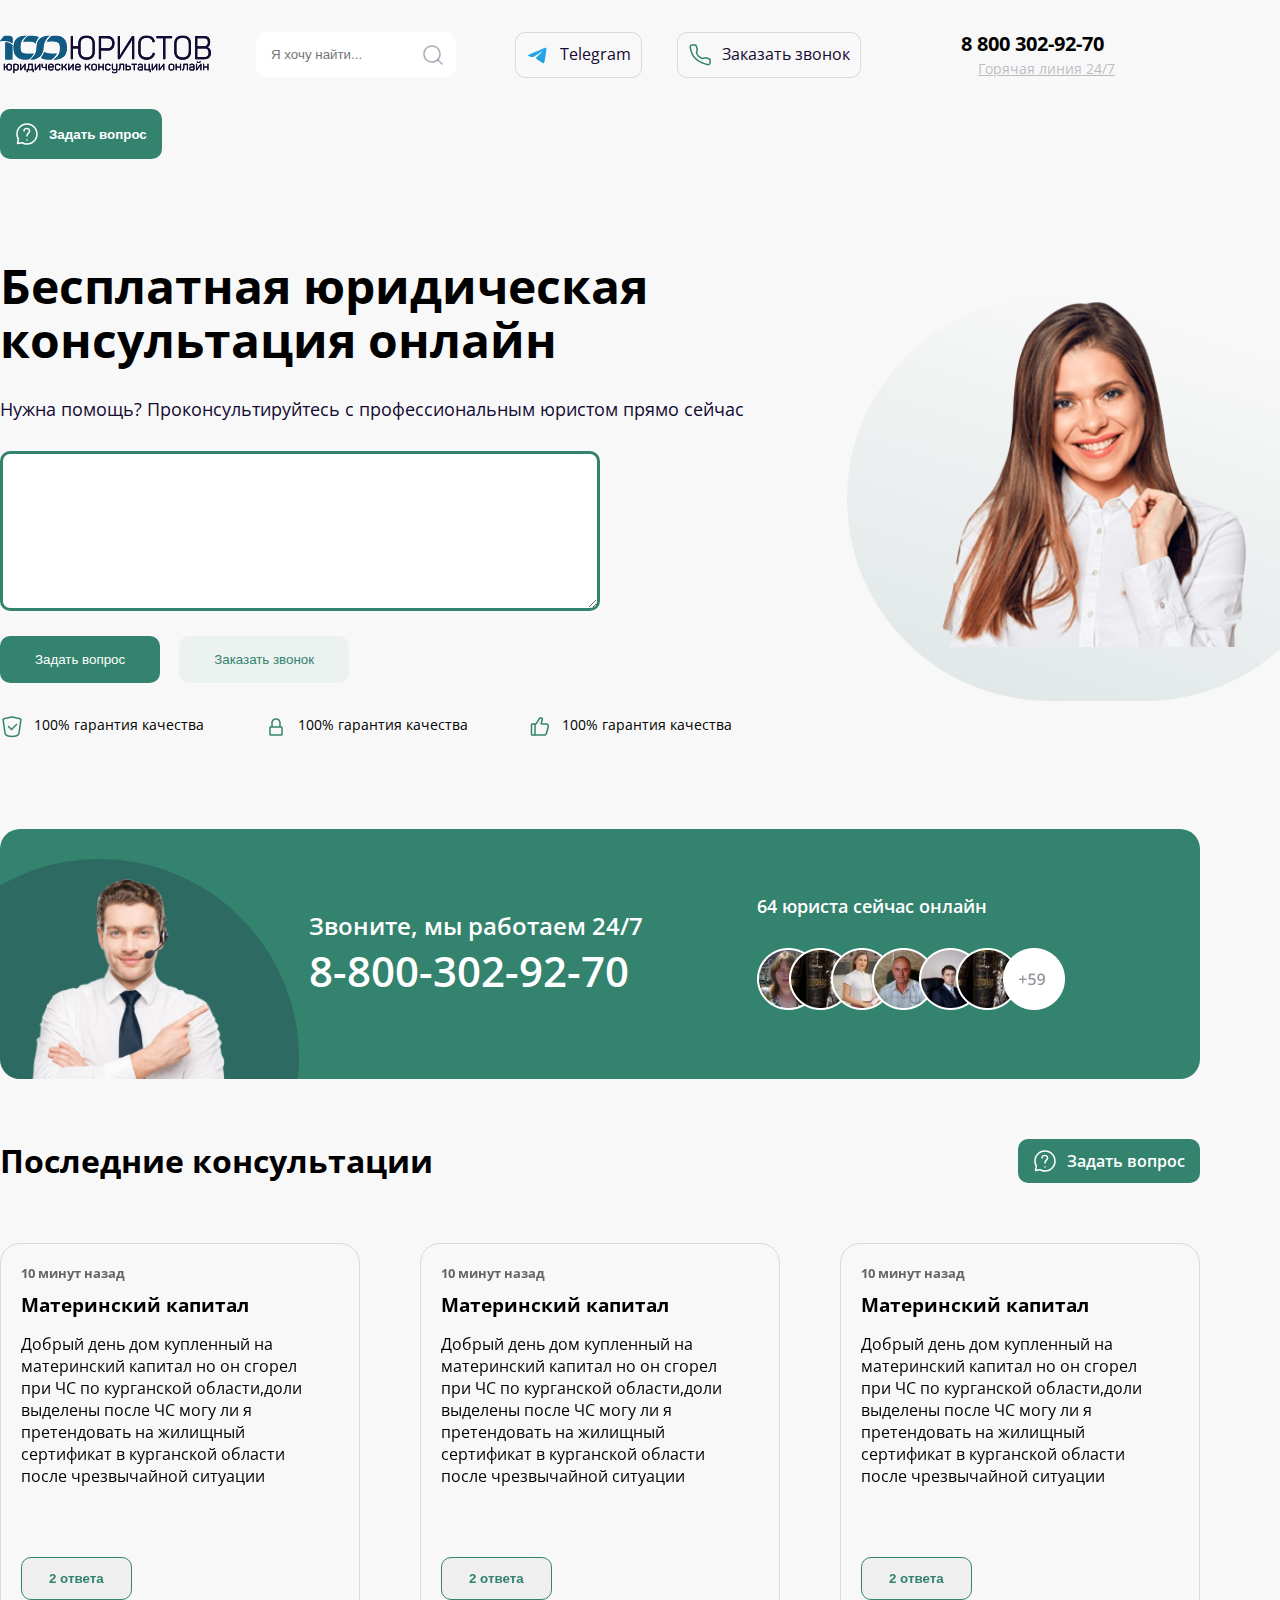
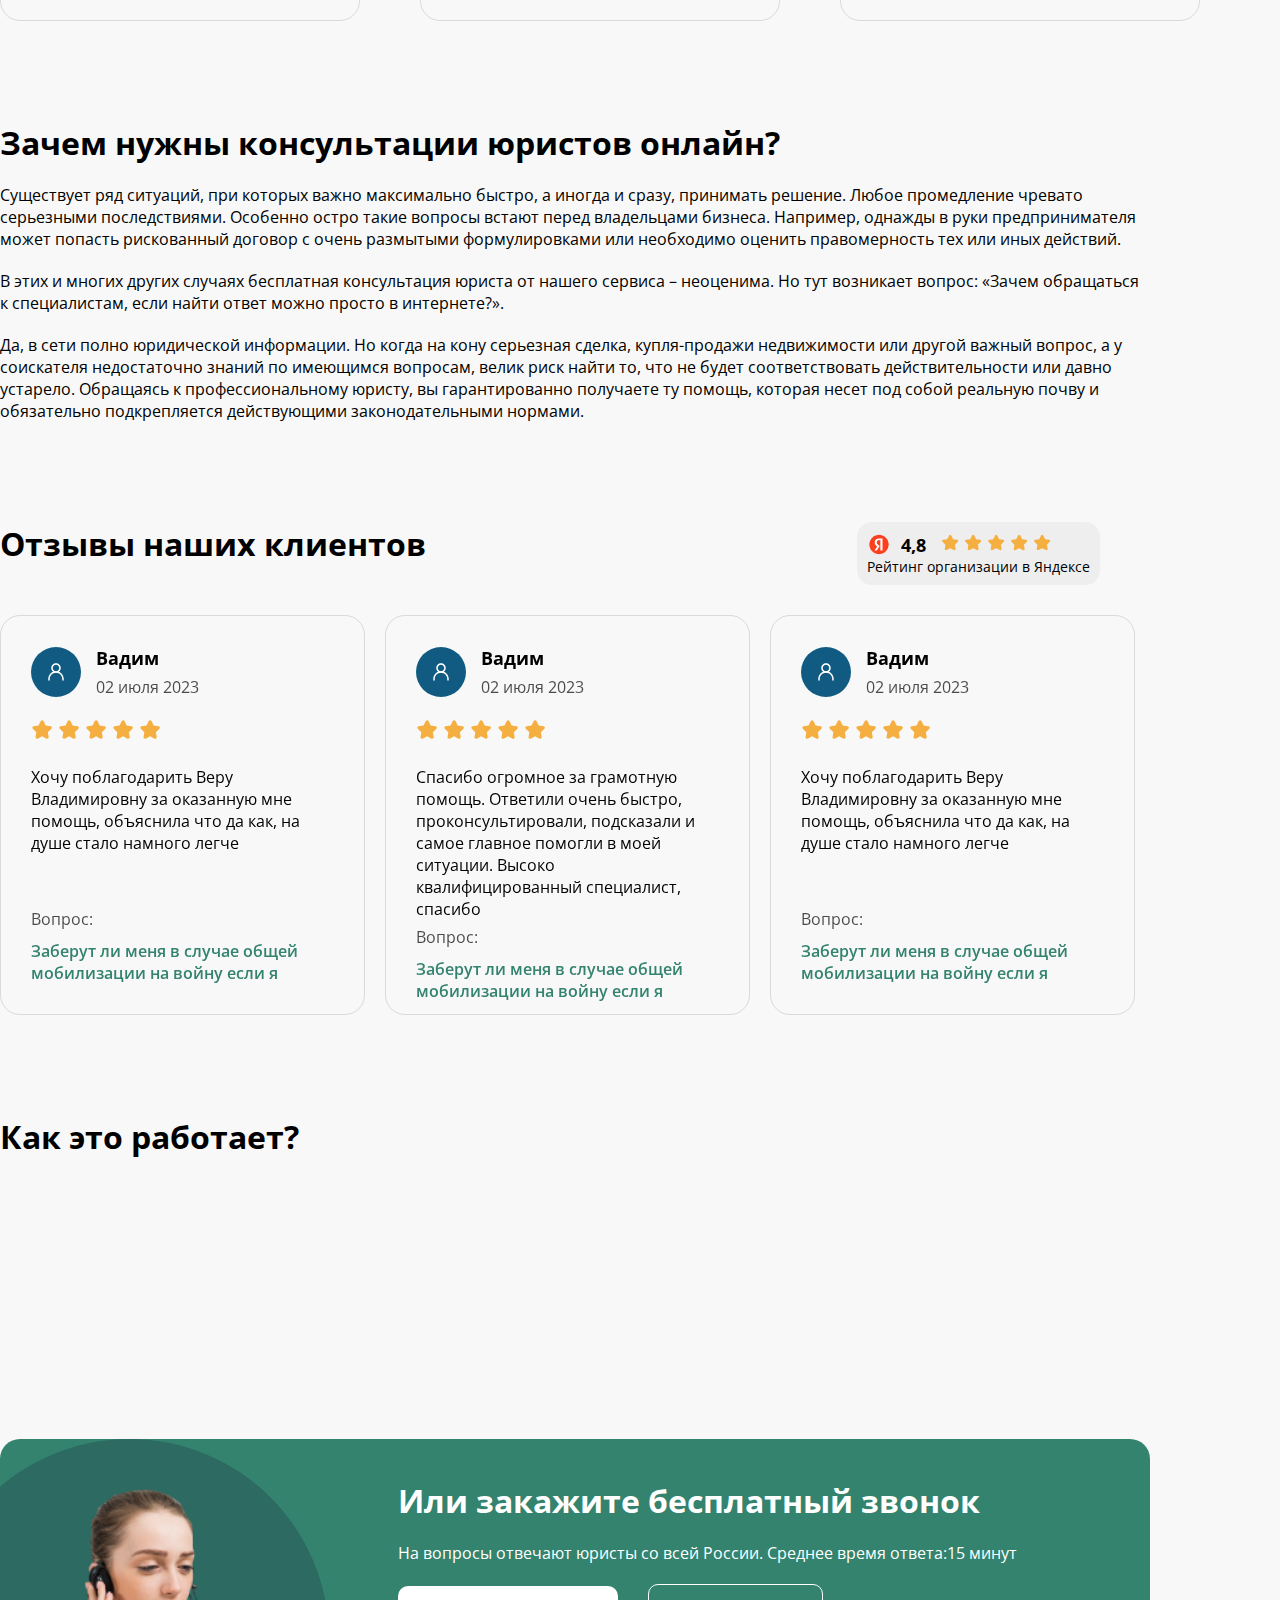
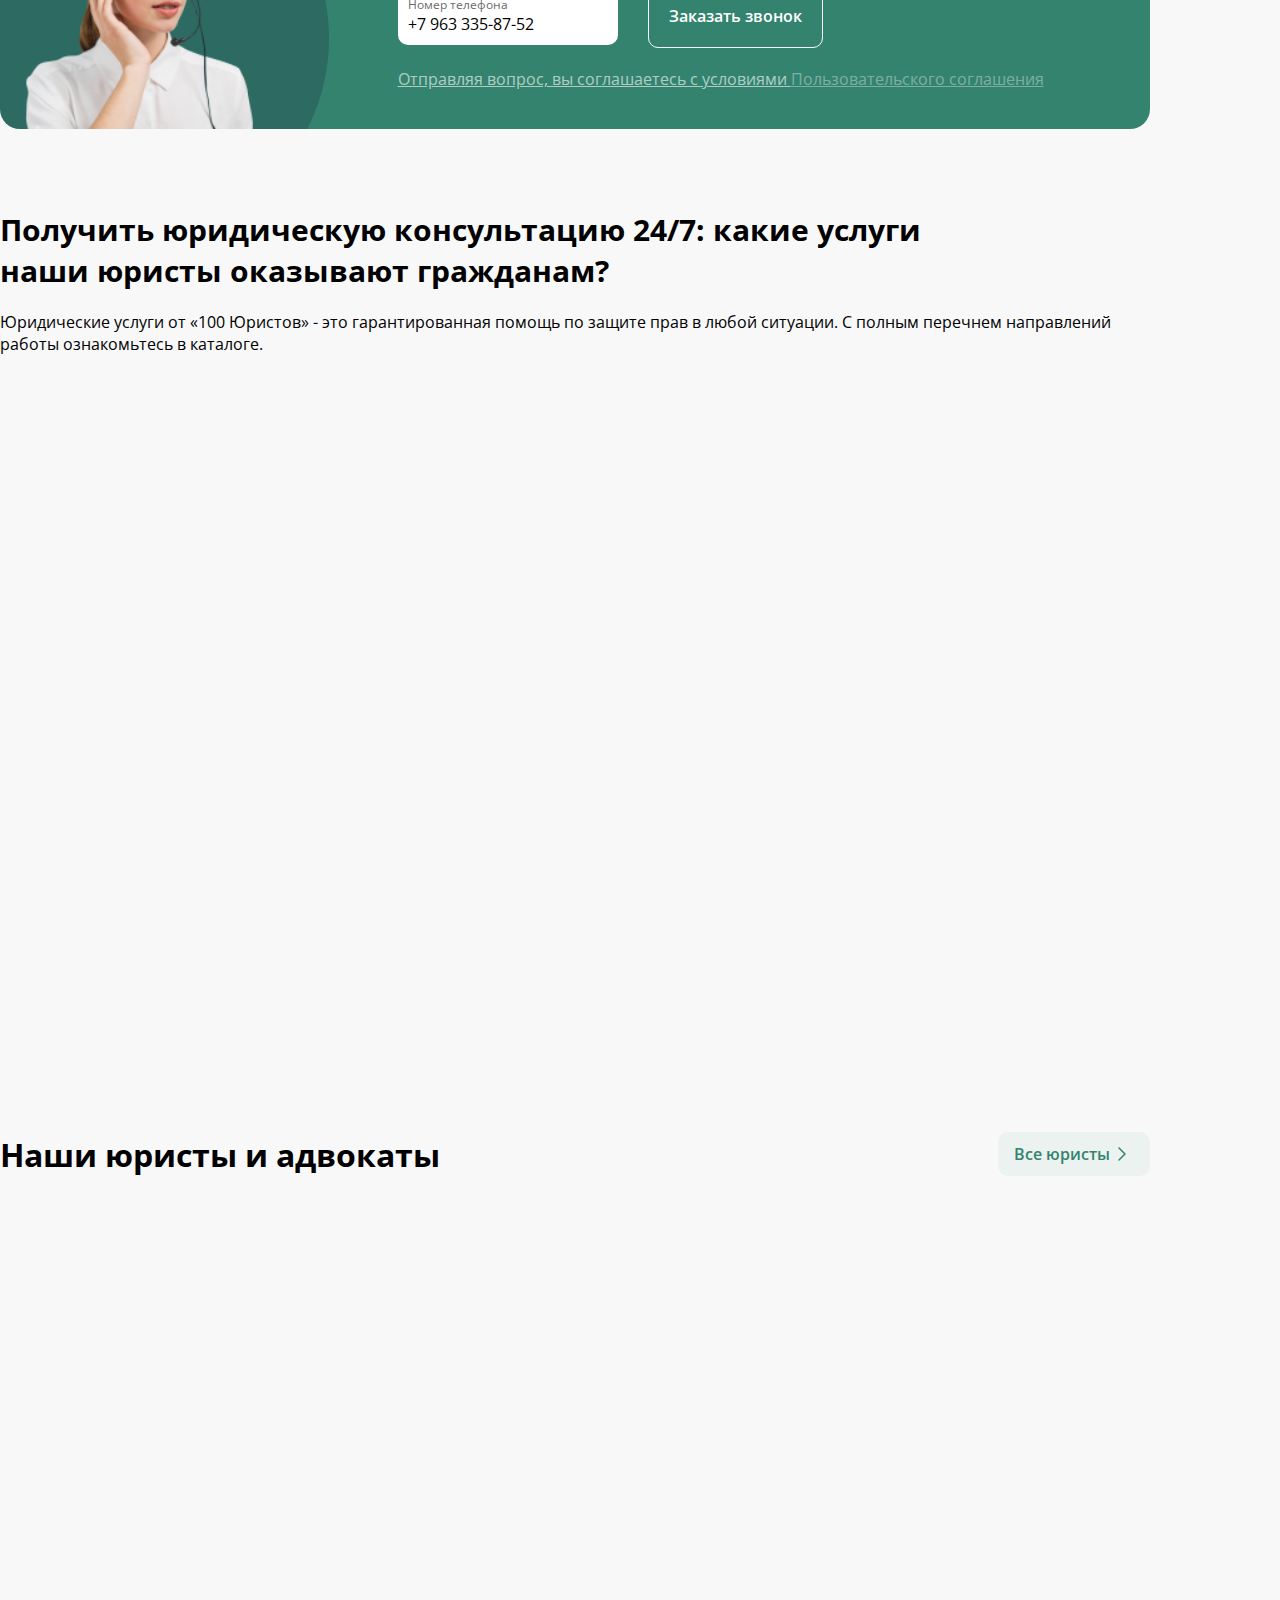
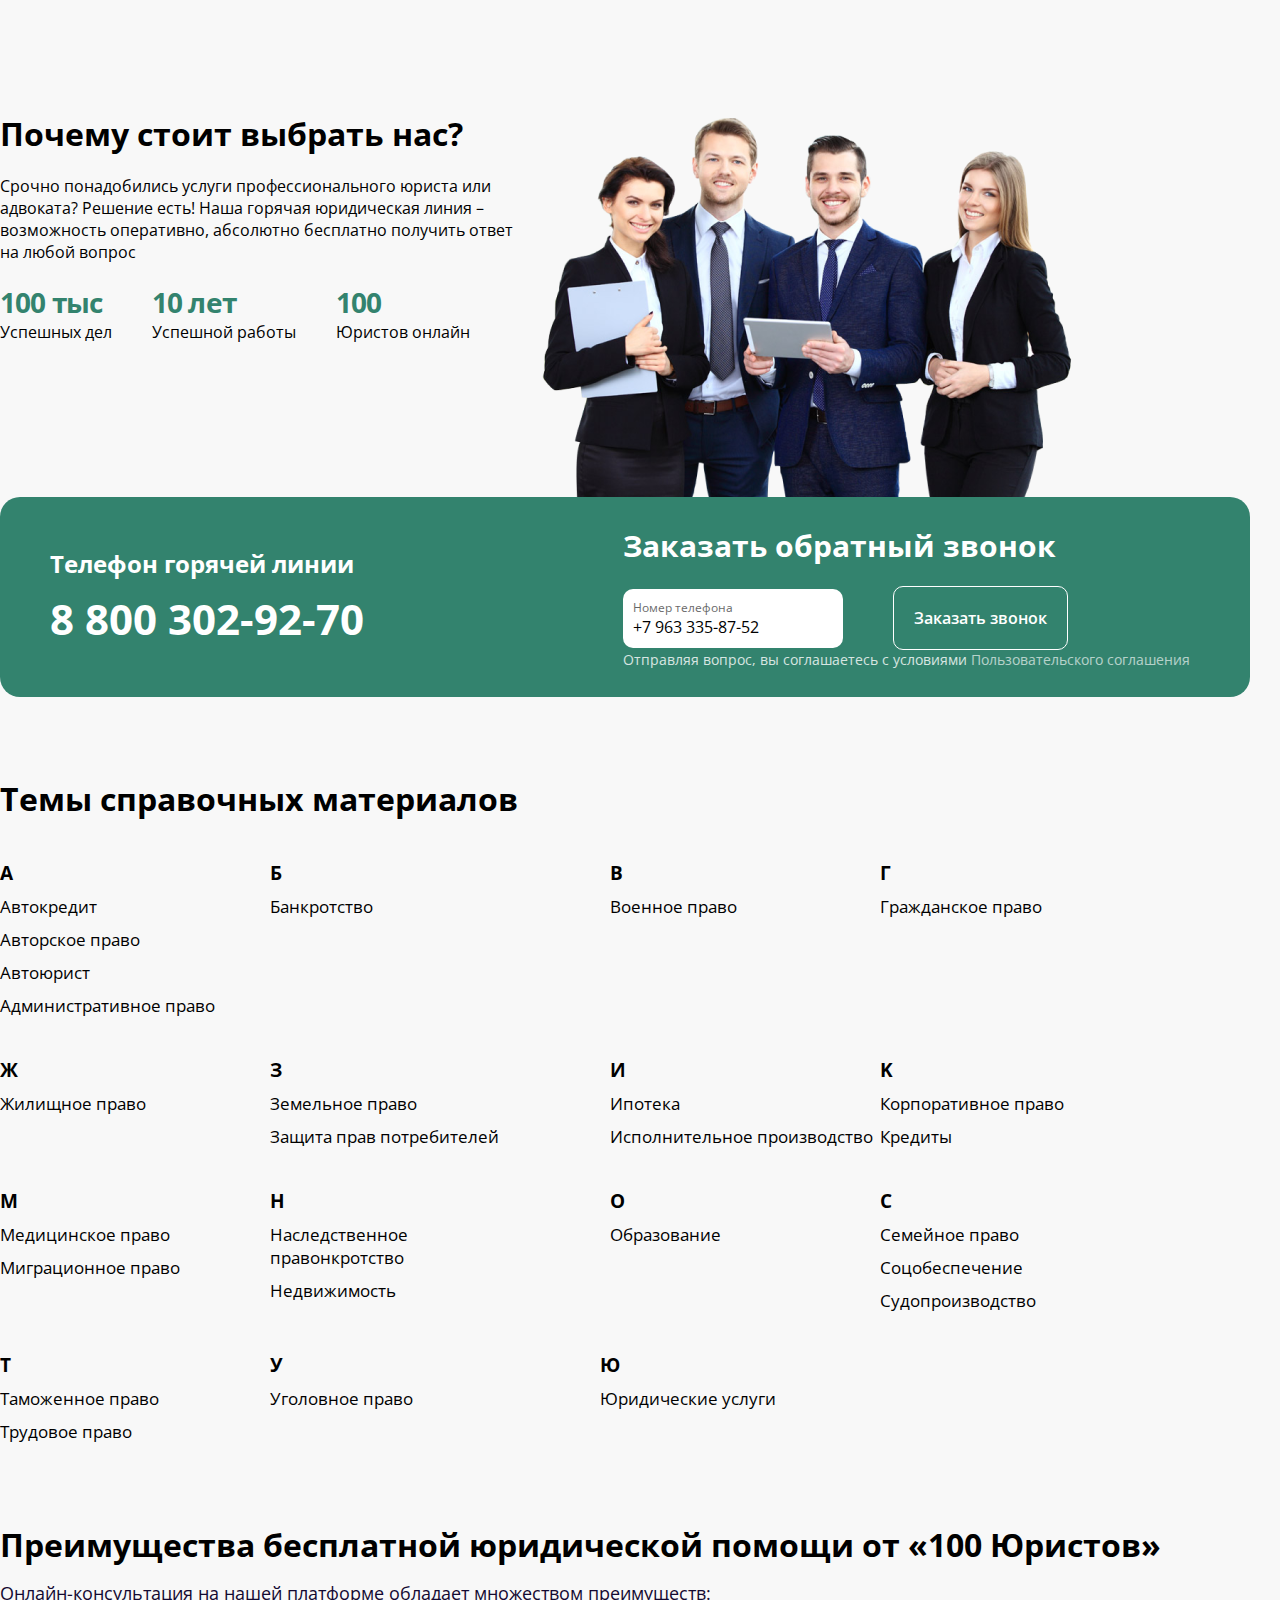
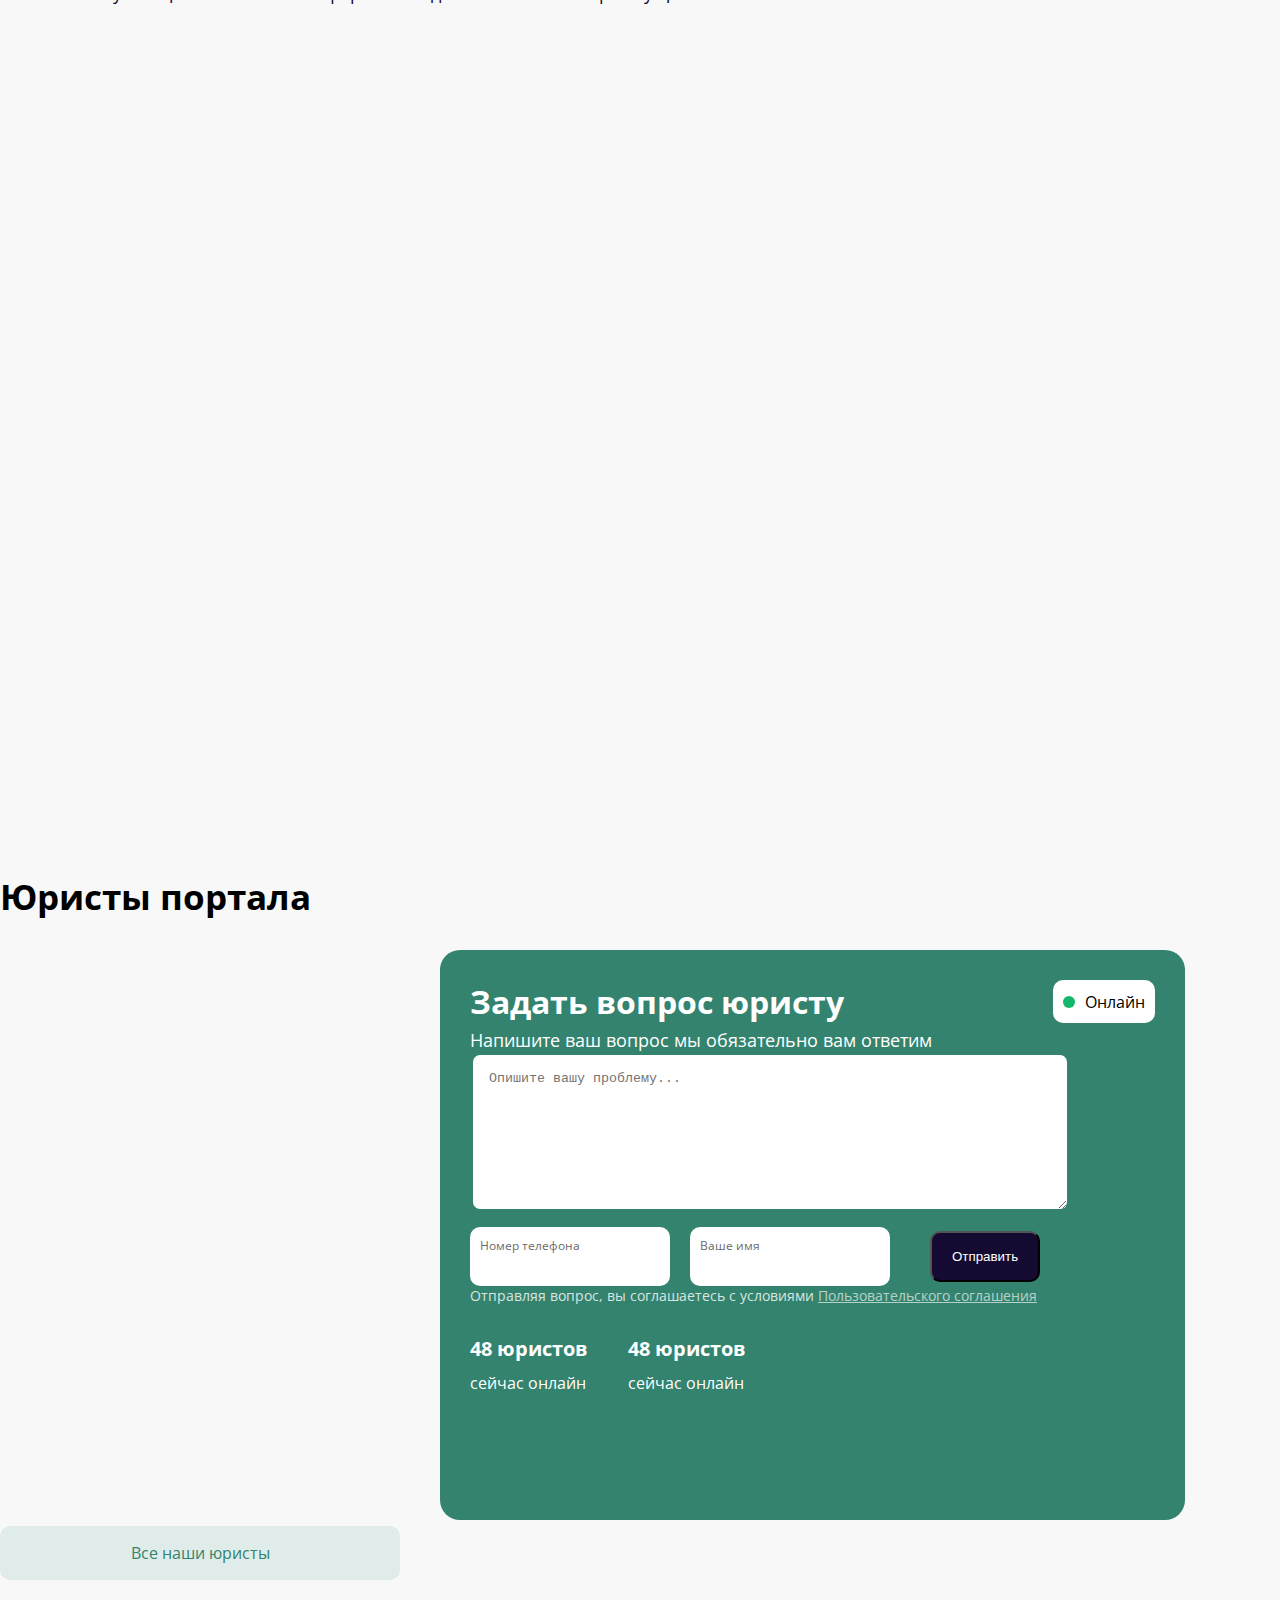
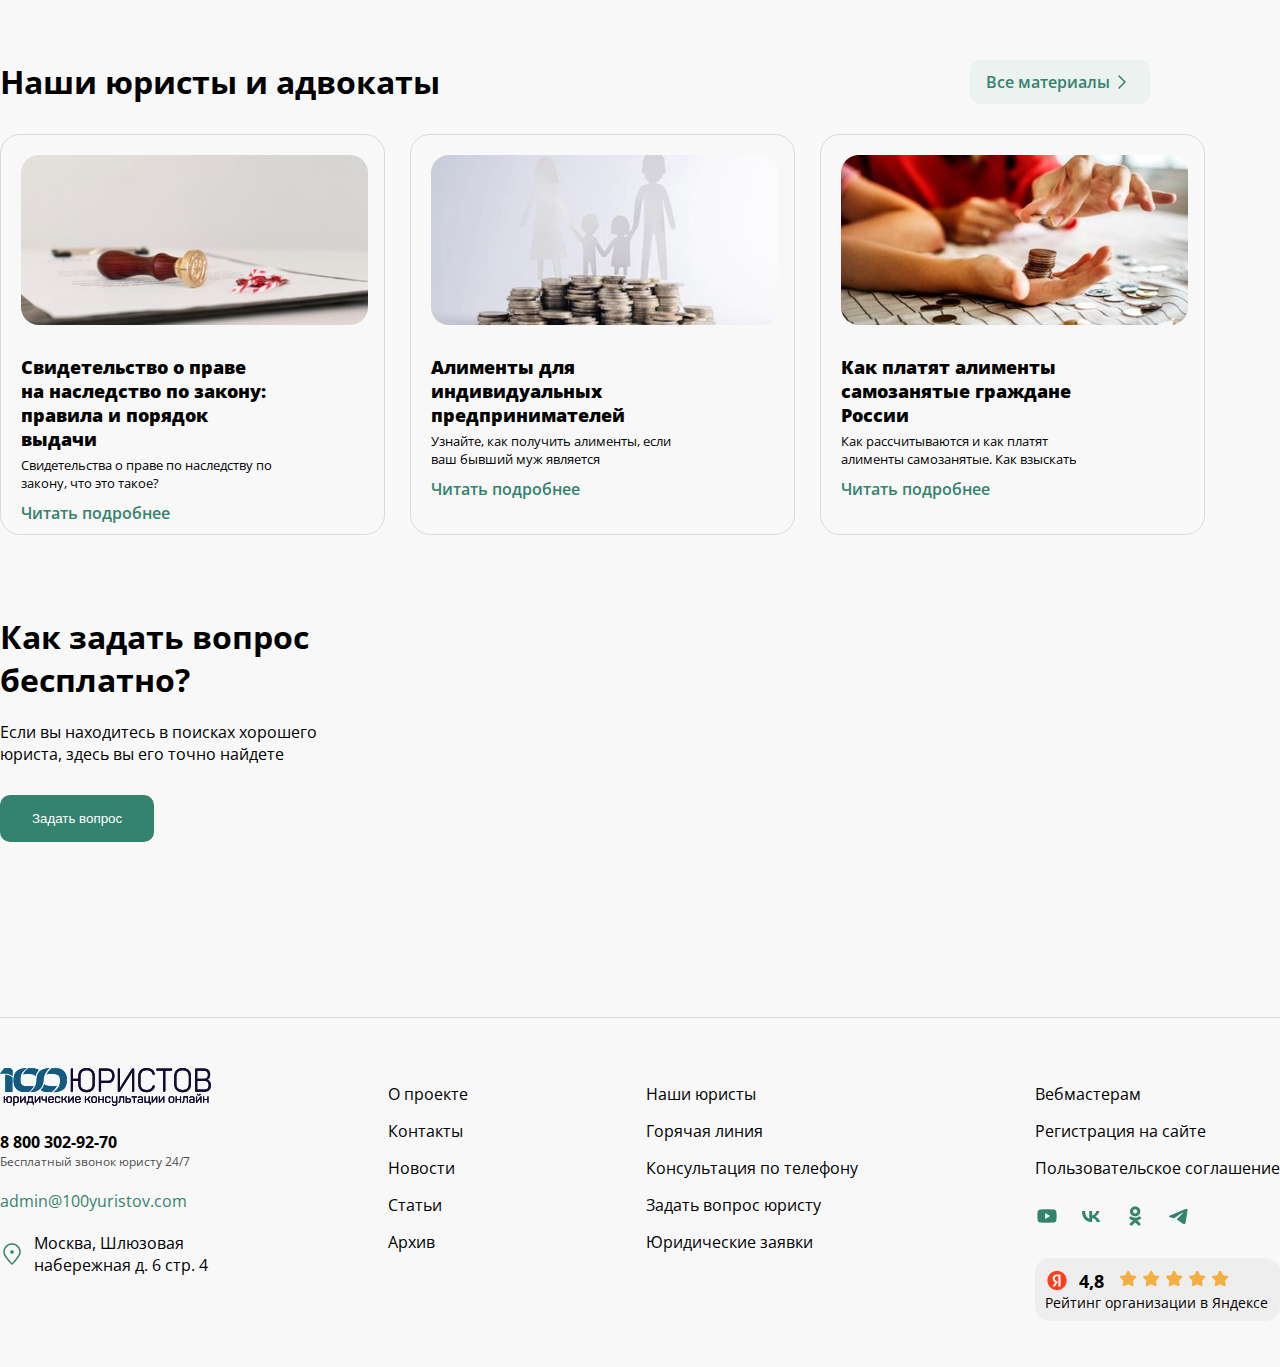
<file: index.html>
<!DOCTYPE html>
<html lang="en">

<head>
    <meta charset="UTF-8">
    <meta name="viewport" content="width=device-width, initial-scale=1.0">
    <title>lawyer</title>
    <link rel="stylesheet" href="css/css.css">
    <link rel="preconnect" href="https://fonts.googleapis.com">
    <link rel="preconnect" href="https://fonts.gstatic.com" crossorigin>
    <link href="https://fonts.googleapis.com/css2?family=Open+Sans:ital,wght@1,400;1,600;1,700&display=swap"
        rel="stylesheet">
    <link rel="stylesheet" href="https://cdn.jsdelivr.net/npm/swiper@11/swiper-bundle.min.css" />
    <link href="https://unpkg.com/aos@2.3.1/dist/aos.css" rel="stylesheet">


</head>

<body>
    <header class="header">
        <div class="header-line">
            <div class="container">
                <div class="header-line-content">
                    <div class="header-line-left">
                        <img class="burger" src="icon/menu.svg">
                        <img a class="logo" src="img/logo.svg" alt="logo">
                        <div class="input-content">
                            <input class="input" type="text" placeholder="Я хочу найти...">
                            <img class="search" src="img/search.svg" alt="">

                        </div>
                        <!-- 390px -->
                        <div class="svg-cont">
                            <svg class="seargh-header" xmlns="http://www.w3.org/2000/svg" width="24" height="24"
                                viewBox="0 0 24 24" fill="none">
                                <path fill-rule="evenodd" clip-rule="evenodd"
                                    d="M16.4697 16.4697C16.7626 16.1768 17.2374 16.1768 17.5303 16.4697L21.5303 20.4697C21.8232 20.7626 21.8232 21.2374 21.5303 21.5303C21.2374 21.8232 20.7626 21.8232 20.4697 21.5303L16.4697 17.5303C16.1768 17.2374 16.1768 16.7626 16.4697 16.4697Z"
                                    fill="#33836E" />
                                <path fill-rule="evenodd" clip-rule="evenodd"
                                    d="M11 3.75C6.99594 3.75 3.75 6.99594 3.75 11C3.75 15.0041 6.99594 18.25 11 18.25C13.0057 18.25 14.82 17.4365 16.1333 16.1197C17.4421 14.8074 18.25 12.9988 18.25 11C18.25 6.99594 15.0041 3.75 11 3.75ZM2.25 11C2.25 6.16751 6.16751 2.25 11 2.25C15.8325 2.25 19.75 6.16751 19.75 11C19.75 13.4118 18.7732 15.597 17.1954 17.179C15.6121 18.7664 13.4202 19.75 11 19.75C6.16751 19.75 2.25 15.8325 2.25 11Z"
                                    fill="#33836E" />
                            </svg>
                            <svg class="seargh-header2  profile" xmlns="http://www.w3.org/2000/svg" width="24" height="24"
                                viewBox="0 0 24 24" fill="none">
                                <path fill-rule="evenodd" clip-rule="evenodd"
                                    d="M12 12.75C8.54822 12.75 5.75 15.5482 5.75 19V20C5.75 20.4142 5.41421 20.75 5 20.75C4.58579 20.75 4.25 20.4142 4.25 20V19C4.25 14.7198 7.71979 11.25 12 11.25C16.2802 11.25 19.75 14.7198 19.75 19V20C19.75 20.4142 19.4142 20.75 19 20.75C18.5858 20.75 18.25 20.4142 18.25 20V19C18.25 15.5482 15.4518 12.75 12 12.75Z"
                                    fill="#33836E" />
                                <path fill-rule="evenodd" clip-rule="evenodd"
                                    d="M12 4.75C10.2051 4.75 8.75 6.20507 8.75 8C8.75 9.79493 10.2051 11.25 12 11.25C13.7949 11.25 15.25 9.79493 15.25 8C15.25 6.20507 13.7949 4.75 12 4.75ZM7.25 8C7.25 5.37665 9.37665 3.25 12 3.25C14.6234 3.25 16.75 5.37665 16.75 8C16.75 10.6234 14.6234 12.75 12 12.75C9.37665 12.75 7.25 10.6234 7.25 8Z"
                                    fill="#33836E" />
                            </svg>
                        </div>

                        <div class="header-line-right">
                            <div class="header-line-item">
                                <img src="img/telegram (1).svg" alt="">
                                <a href="#" class="header-line-item__text">Telegram</a>
                            </div>
                            <div class="header-line-item">
                                <img class="phone-img" src="img/phone (1).svg" alt="">
                                <a href="#" class="header-line-item__text">Заказать звонок</a>
                            </div>
                            <div class="header-text-right">
                                <p class="title-phone">8 800 302-92-70</p>
                                <a href="order-call.html" class="supTitle-phone">Горячая линия 24/7</a>
                            </div>
                        </div>
                    </div>
                </div>
            </div>
        </div>
        <div class="header-bottom">
            <div class="container">
                <div class="header__content">

                    <button class="header-btn">
                        <img class="qustion-img" src="img/question.svg" alt="">
                        Задать вопрос
                    </button>
                    <div class="header-drop item-hidden">
                        <nav class="nav anim">
                            <ul>
                                <li>
                                    <a class="nav-link_header  " href="hot-line.html">Консультация по телефону</a>
                                </li>
                                <li>
                                    <a class="nav-link_header " href="">Отзывы</a>
                                </li>
                                <li>
                                    <a class="nav-link_header " href="lawyerQuestion.html">Вопросы</a>
                                </li>
                                <li>
                                    <a class="nav-link_header " href="">Юристы</a>
                                </li>
                                <li>
                                    <a class="nav-link_header " href="">Статьи</a>
                                </li>
                                <li>
                                    <a class="nav-link_header " href="">Контакты</a>
                                </li>

                                <li>
                                    <p class="nav-link_header  profile" >Вход / Регистрация</p>
                                </li>
                            </ul>
                        </nav>
                    </div>
                </div>
            </div>
        </div>
        <div class="profile-menu hidden ">
            <div class="profile-menu-content">
                <div class="profile-menu-header">
                    <p>Вход</p>
                    <button class="button">
                        <span class="X"></span>
                        <span class="Y"></span>
                        <div class="close">Close</div>
                      </button>
                </div>
                <div class="profile-menu-body">
                    <input class="profile-menu-input" placeholder="email" type="email">
                    <input class="profile-menu-input" placeholder="пароль" type="email">
                    <div class="container2">
                        <input type="checkbox" id="cbx2" style="display: none;">
                        <label for="cbx2" class="check">
                            <svg width="18px" height="18px" viewBox="0 0 18 18">
                                <path d="M 1 9 L 1 9 c 0 -5 3 -8 8 -8 L 9 1 C 14 1 17 5 17 9 L 17 9 c 0 4 -4 8 -8 8 L 9 17 C 5 17 1 14 1 9 L 1 9 Z"></path>
                                <polyline points="1 9 7 14 15 4"></polyline>
                            </svg>
                        </label>
                        <p>Запомнить меня</p>
                    </div>
                    <div class="profile-menu-footer">
                       <div class="profile-footer-cont">
                        <button class="profile-menu-btn" >Войти</button>
                        <p>ИЛИ</p>
                        <button class="profile-menu-btn black" >Зарегистрироваться</button>
                       </div>
                    </div>
                </div>
            </div>
        </div>
    </header>

    <main>



        <section class="intro">
            <div class="container">
                <div class="intro-content">
                    <div class="intro__one-block ">
                        <h1 class="intro-title ">Бесплатная юридическая консультация онлайн</h1>
                        <p class="intro__supTitle">Нужна помощь? Проконсультируйтесь с профессиональным юристом прямо
                            сейчас</p>
                        <form class="zxc">
                            <textarea class="textarea">

                        </textarea>
                        </form>
                        <div class="btn-content__intro">
                            <button class="btn-intro">Задать вопрос</button>
                            <button class="btn-intro white ">Заказать звонок</button>
                        </div>
                        <div class="footer__one-block">
                            <nav class="nav__intro">
                                <ul class="ul-intro coll">
                                    <div class="cont">
                                        <img src="img/shield-check.svg" alt="">
                                        <li>
                                            <a class="intro-link" href="">100% гарантия качества</a>
                                        </li>
                                    </div>
                                    <div class="cont">
                                        <img src="img/lock.png" alt="">
                                        <li>
                                            <a class="intro-link" href="">100% гарантия качества</a>
                                        </li>
                                    </div>
                                    <div class="cont">
                                        <img src="img/thumbs-up (1).svg" alt="">
                                        <li>
                                            <a class="intro-link" href="">100% гарантия качества</a>
                                        </li>
                                    </div>

                                </ul>
                            </nav>
                        </div>
                    </div>
                    <div class="intro__two-block">
                        <img class="intro-logo" src="img/image 5.png" alt="">
                        <div class="circl"></div>
                    </div>
                </div>
            </div>
        </section>

        <section class="supIntro">
            <div class="container">
                <div class="supIntro-content">
                    <div class="supIntro__one-block">
                        <img class="supIntro__one-img" src="img/suoIntro.png" alt="">
                        <div class="block-circl"></div>
                    </div>
                    <div class="supIntro__two-block">
                        <h3 class="supIntro__title">Звоните, мы работаем 24/7</h3>
                        <p class="supIntro__text">8-800-302-92-70</p>
                    </div>
                    <div class="supIntro__tree-block">
                        <p class="supIntro__tree-text">64 юриста сейчас онлайн</p>
                        <div class="gallery-block">
                            <img class="gallery__item9 one gal" src="icon/Ellipse 15.png" alt="">
                            <img class="gallery__item gal" src="icon/Ellipse 20.png" alt="">
                            <img class="gallery__item2 gal" src="icon/Ellipse 16.png" alt="">
                            <img class="gallery__item3 gal" src="icon/Ellipse 17.png" alt="">
                            <img class="gallery__item4 gal" src="icon/Ellipse 18.png" alt="">
                            <img class="gallery__item5 gal" src="icon/Ellipse 19.png" alt="">
                            <img class="gallery__item6 gal" src="icon/Frame 983.png" alt="">
                        </div>
                    </div>
                </div>
            </div>
        </section>



        <section class="last__consultation">
            <div class="container">
                <div class="top__Content-consultation">
                    <div class="top-block">
                        <h2 class="last__consultation-title">Последние консультации</h2>
                        <a href="#">
                            <div class="last__consultation-top">
                                <img class="last__consultation-top__img" src="img/question.svg" alt="">
                                <p class="last__consultation-top-text">Задать вопрос</p>
                            </div>
                        </a>
                    </div>
                </div>

            </div>
            </div>



            </div>

            <div class="container">
                <div class="last__consultation-content">
                    <div class="swiper mySwiper">
                        <div class="swiper-wrapper">
                            <div class="swiper-slide">
                                <div class="Feedback__from-our-customers-bottom">
                                    <div class="item-container">
                                        <div class="item-last__consultation  ">

                                            <h5 class="supTitle_last__consultation">10 минут назад</h5>
                                            <h3 class="last__consultation-title__in-item">Материнский капитал</h3>
                                            <p class="last__consultation-text">Добрый день дом купленный на материнский
                                                капитал
                                                но он сгорел
                                                при ЧС по курганской области,доли выделены после ЧС могу ли я
                                                претендовать
                                                на
                                                жилищный
                                                сертификат в курганской области после чрезвычайной ситуации</p>
                                            <button class="button_last__consultation top">2 ответа</button>
                                        </div>

                                        <div class="item-last__consultation item-hidden  ">

                                            <h5 class="supTitle_last__consultation">10 минут назад</h5>
                                            <h3 class="last__consultation-title__in-item">Материнский капитал</h3>
                                            <p class="last__consultation-text">Добрый день дом купленный на материнский
                                                капитал
                                                но он сгорел
                                                при ЧС по курганской области,доли выделены после ЧС могу ли я
                                                претендовать
                                                на
                                                жилищный
                                                сертификат в курганской области после чрезвычайной ситуации</p>
                                            <button class="button_last__consultation top">2 ответа</button>
                                        </div>

                                        <div class="item-last__consultation  item-hidden ">

                                            <h5 class="supTitle_last__consultation">10 минут назад</h5>
                                            <h3 class="last__consultation-title__in-item">Материнский капитал</h3>
                                            <p class="last__consultation-text">Добрый день дом купленный на материнский
                                                капитал
                                                но он сгорел
                                                при ЧС по курганской области,доли выделены после ЧС могу ли я
                                                претендовать
                                                на
                                                жилищный
                                                сертификат в курганской области после чрезвычайной ситуации</p>
                                            <button class="button_last__consultation top">2 ответа</button>
                                        </div>
                                    </div>
                                </div>
                            </div>
                            <div class="swiper-slide">
                                <div class="Feedback__from-our-customers-bottom">
                                    <div class="item-container">
                                        <div class="item-last__consultation  ">

                                            <h5 class="supTitle_last__consultation">10 минут назад</h5>
                                            <h3 class="last__consultation-title__in-item">Материнский капитал</h3>
                                            <p class="last__consultation-text">Добрый день дом купленный на материнский
                                                капитал
                                                но он сгорел
                                                при ЧС по курганской области,доли выделены после ЧС могу ли я
                                                претендовать
                                                на
                                                жилищный
                                                сертификат в курганской области после чрезвычайной ситуации</p>
                                            <button class="button_last__consultation top">2 ответа</button>
                                        </div>

                                        <div class="item-last__consultation  item-hidden">

                                            <h5 class="supTitle_last__consultation">10 минут назад</h5>
                                            <h3 class="last__consultation-title__in-item">Материнский капитал</h3>
                                            <p class="last__consultation-text">Добрый день дом купленный на материнский
                                                капитал
                                                но он сгорел
                                                при ЧС по курганской области,доли выделены после ЧС могу ли я
                                                претендовать
                                                на
                                                жилищный
                                                сертификат в курганской области после чрезвычайной ситуации</p>
                                            <button class="button_last__consultation top">2 ответа</button>
                                        </div>

                                        <div class="item-last__consultation  item-hidden">

                                            <h5 class="supTitle_last__consultation">10 минут назад</h5>
                                            <h3 class="last__consultation-title__in-item">Материнский капитал</h3>
                                            <p class="last__consultation-text">Добрый день дом купленный на материнский
                                                капитал
                                                но он сгорел
                                                при ЧС по курганской области,доли выделены после ЧС могу ли я
                                                претендовать
                                                на
                                                жилищный
                                                сертификат в курганской области после чрезвычайной ситуации</p>
                                            <button class="button_last__consultation top">2 ответа</button>
                                        </div>
                                    </div>
                                </div>
                            </div>
                            <div class="swiper-slide">
                                <div class="Feedback__from-our-customers-bottom">
                                    <div class="item-container">
                                        <div class="item-last__consultation  ">

                                            <h5 class="supTitle_last__consultation">10 минут назад</h5>
                                            <h3 class="last__consultation-title__in-item">Материнский капитал</h3>
                                            <p class="last__consultation-text">Добрый день дом купленный на материнский
                                                капитал
                                                но он сгорел
                                                при ЧС по курганской области,доли выделены после ЧС могу ли я
                                                претендовать
                                                на
                                                жилищный
                                                сертификат в курганской области после чрезвычайной ситуации</p>
                                            <button class="button_last__consultation top">2 ответа</button>
                                        </div>

                                        <div class="item-last__consultation item-hidden ">

                                            <h5 class="supTitle_last__consultation">10 минут назад</h5>
                                            <h3 class="last__consultation-title__in-item">Материнский капитал</h3>
                                            <p class="last__consultation-text">Добрый день дом купленный на материнский
                                                капитал
                                                но он сгорел
                                                при ЧС по курганской области,доли выделены после ЧС могу ли я
                                                претендовать
                                                на
                                                жилищный
                                                сертификат в курганской области после чрезвычайной ситуации</p>
                                            <button class="button_last__consultation top">2 ответа</button>
                                        </div>

                                        <div class="item-last__consultation  item-hidden">

                                            <h5 class="supTitle_last__consultation">10 минут назад</h5>
                                            <h3 class="last__consultation-title__in-item">Материнский капитал</h3>
                                            <p class="last__consultation-text">Добрый день дом купленный на материнский
                                                капитал
                                                но он сгорел
                                                при ЧС по курганской области,доли выделены после ЧС могу ли я
                                                претендовать
                                                на
                                                жилищный
                                                сертификат в курганской области после чрезвычайной ситуации</p>
                                            <button class="button_last__consultation top">2 ответа</button>
                                        </div>
                                    </div>
                                </div>
                            </div>

                        </div>
                    </div>
                </div>
            </div>
            <div class="swiper-pagination"></div>
        </section>




        <div class="nnblock">
            <div class="container">
                <h3 class="nnblock__title">Зачем нужны консультации юристов онлайн?</h3>
                <p class="nnblock-text">Существует ряд ситуаций, при которых важно максимально быстро, а иногда и сразу,
                    принимать решение. Любое промедление чревато серьезными последствиями. Особенно остро такие вопросы
                    встают перед владельцами бизнеса. Например, однажды в руки предпринимателя может попасть рискованный
                    договор с очень размытыми формулировками или необходимо оценить правомерность тех или иных действий.
                </p>
                <p class="nnblock-text">В этих и многих других случаях бесплатная консультация юриста от нашего сервиса
                    – неоценима. Но тут возникает вопрос: «Зачем обращаться к специалистам, если найти ответ можно
                    просто в интернете?».</p>
                <p class="nnblock-text">Да, в сети полно юридической информации. Но когда на кону серьезная сделка,
                    купля-продажи недвижимости или другой важный вопрос, а у соискателя недостаточно знаний по имеющимся
                    вопросам, велик риск найти то, что не будет соответствовать действительности или давно устарело.
                    Обращаясь к профессиональному юристу, вы гарантированно получаете ту помощь, которая несет под собой
                    реальную почву и обязательно подкрепляется действующими законодательными нормами.</p>
            </div>
        </div>




        <section class="Feedback-from-our-customers">
            <div class="container">
                <div class="Feedback__from-our-customers-top">
                    <h2 class="nnblock__title">Отзывы наших клиентов</h2>
                    <div class="right-Feedback__from-our-customers">
                        <div class="one-row__cont">
                            <div class="central-cont">
                                <img src="icon/yandex.png" alt="">
                                <b>4,8</b>
                            </div>
                            <div class="star-cont">
                                <img src="icon/star.svg" alt="">
                                <img src="icon/star.svg" alt="">
                                <img src="icon/star.svg" alt="">
                                <img src="icon/star.svg" alt="">
                                <img src="icon/star.svg" alt="">
                            </div>
                        </div>
                        <p class="rating-organization">Рейтинг организации в Яндексе</p>
                    </div>
                </div>



                <div class="swiper mySwiper">
                    <div class="swiper-wrapper">
                        <div class="swiper-slide">
                            <div class="Feedback__from-our-customers-bottom">
                                <div class="item-container">
                                    <div class="item-feedback  ">
                                        <div class="item-header">
                                            <div class="circl-user">
                                                <img class="user-img" src="icon/user (3).svg" alt="">
                                            </div>
                                            <div class="header-content">
                                                <p class="name">Вадим</p>
                                                <p class="data">02 июля 2023</p>
                                            </div>
                                        </div>
                                        <div class="star-item">
                                            <img class="star-img" src="icon/star.svg" alt="">
                                            <img class="star-img" src="icon/star.svg" alt="">
                                            <img class="star-img" src="icon/star.svg" alt="">
                                            <img class="star-img" src="icon/star.svg" alt="">
                                            <img class="star-img" src="icon/star.svg" alt="">
                                        </div>
                                        <div class="between-item">
                                            <p class="message-item">Хочу поблагодарить Веру Владимировну за оказанную
                                                мне помощь,
                                                объяснила что да как, на душе стало намного легче</p>
                                        </div>
                                        <div class="footer-item">
                                            <p class="data qustion">Вопрос:</p>
                                            <p class="question">Заберут ли меня в случае общей мобилизации на войну если
                                                я</p>
                                        </div>
                                    </div>
                                    <div class="item-feedback   item-hidden  ">
                                        <div class="item-header">
                                            <div class="circl-user">
                                                <img class="user-img" src="icon/user (3).svg" alt="">
                                            </div>
                                            <div class="header-content">
                                                <p class="name">Вадим</p>
                                                <p class="data">02 июля 2023</p>
                                            </div>
                                        </div>
                                        <div class="star-item">
                                            <img class="star-img" src="icon/star.svg" alt="">
                                            <img class="star-img" src="icon/star.svg" alt="">
                                            <img class="star-img" src="icon/star.svg" alt="">
                                            <img class="star-img" src="icon/star.svg" alt="">
                                            <img class="star-img" src="icon/star.svg" alt="">
                                        </div>
                                        <div class="between-item">
                                            <p class="message-item">Спасибо огромное за грамотную помощь. Ответили очень
                                                быстро,
                                                проконсультировали, подсказали и самое главное помогли в моей ситуации.
                                                Высоко
                                                квалифицированный специалист, спасибо</p>
                                        </div>
                                        <div class="footer-item">
                                            <p class="data qustion">Вопрос:</p>
                                            <p class="question">Заберут ли меня в случае общей мобилизации на войну если
                                                я</p>
                                        </div>
                                    </div>
                                    <div class="item-feedback  item-hidden  ">
                                        <div class="item-header">
                                            <div class="circl-user">
                                                <img class="user-img" src="icon/user (3).svg" alt="">
                                            </div>
                                            <div class="header-content">
                                                <p class="name">Вадим</p>
                                                <p class="data">02 июля 2023</p>
                                            </div>
                                        </div>
                                        <div class="star-item">
                                            <img class="star-img" src="icon/star.svg" alt="">
                                            <img class="star-img" src="icon/star.svg" alt="">
                                            <img class="star-img" src="icon/star.svg" alt="">
                                            <img class="star-img" src="icon/star.svg" alt="">
                                            <img class="star-img" src="icon/star.svg" alt="">
                                        </div>
                                        <div class="between-item">
                                            <p class="message-item">Хочу поблагодарить Веру Владимировну за оказанную
                                                мне помощь,
                                                объяснила что да как, на душе стало намного легче</p>
                                        </div>
                                        <div class="footer-item">
                                            <p class="data qustion">Вопрос:</p>
                                            <p class="question">Заберут ли меня в случае общей мобилизации на войну если
                                                я</p>
                                        </div>
                                    </div>
                                </div>
                            </div>
                        </div>
                        <div class="swiper-slide">
                            <div class="Feedback__from-our-customers-bottom">
                                <div class="item-container">
                                    <div class="item-feedback    ">
                                        <div class="item-header">
                                            <div class="circl-user">
                                                <img class="user-img" src="icon/user (3).svg" alt="">
                                            </div>
                                            <div class="header-content">
                                                <p class="name">Вадим</p>
                                                <p class="data">02 июля 2023</p>
                                            </div>
                                        </div>
                                        <div class="star-item">
                                            <img class="star-img" src="icon/star.svg" alt="">
                                            <img class="star-img" src="icon/star.svg" alt="">
                                            <img class="star-img" src="icon/star.svg" alt="">
                                            <img class="star-img" src="icon/star.svg" alt="">
                                            <img class="star-img" src="icon/star.svg" alt="">
                                        </div>
                                        <div class="between-item">
                                            <p class="message-item">Хочу поблагодарить Веру Владимировну за оказанную
                                                мне помощь,
                                                объяснила что да как, на душе стало намного легче</p>
                                        </div>
                                        <div class="footer-item">
                                            <p class="data qustion">Вопрос:</p>
                                            <p class="question">Заберут ли меня в случае общей мобилизации на войну если
                                                я</p>
                                        </div>
                                    </div>
                                    <div class="item-feedback   item-hidden  ">
                                        <div class="item-header">
                                            <div class="circl-user">
                                                <img class="user-img" src="icon/user (3).svg" alt="">
                                            </div>
                                            <div class="header-content">
                                                <p class="name">Вадим</p>
                                                <p class="data">02 июля 2023</p>
                                            </div>
                                        </div>
                                        <div class="star-item">
                                            <img class="star-img" src="icon/star.svg" alt="">
                                            <img class="star-img" src="icon/star.svg" alt="">
                                            <img class="star-img" src="icon/star.svg" alt="">
                                            <img class="star-img" src="icon/star.svg" alt="">
                                            <img class="star-img" src="icon/star.svg" alt="">
                                        </div>
                                        <div class="between-item">
                                            <p class="message-item">Спасибо огромное за грамотную помощь. Ответили очень
                                                быстро,
                                                проконсультировали, подсказали и самое главное помогли в моей ситуации.
                                                Высоко
                                                квалифицированный специалист, спасибо</p>
                                        </div>
                                        <div class="footer-item">
                                            <p class="data qustion">Вопрос:</p>
                                            <p class="question">Заберут ли меня в случае общей мобилизации на войну если
                                                я</p>
                                        </div>
                                    </div>
                                    <div class="item-feedback  item-hidden  ">
                                        <div class="item-header">
                                            <div class="circl-user">
                                                <img class="user-img" src="icon/user (3).svg" alt="">
                                            </div>
                                            <div class="header-content">
                                                <p class="name">Вадим</p>
                                                <p class="data">02 июля 2023</p>
                                            </div>
                                        </div>
                                        <div class="star-item">
                                            <img class="star-img" src="icon/star.svg" alt="">
                                            <img class="star-img" src="icon/star.svg" alt="">
                                            <img class="star-img" src="icon/star.svg" alt="">
                                            <img class="star-img" src="icon/star.svg" alt="">
                                            <img class="star-img" src="icon/star.svg" alt="">
                                        </div>
                                        <div class="between-item">
                                            <p class="message-item">Хочу поблагодарить Веру Владимировну за оказанную
                                                мне помощь,
                                                объяснила что да как, на душе стало намного легче</p>
                                        </div>
                                        <div class="footer-item">
                                            <p class="data qustion">Вопрос:</p>
                                            <p class="question">Заберут ли меня в случае общей мобилизации на войну если
                                                я</p>
                                        </div>
                                    </div>
                                </div>
                            </div>
                        </div>
                        <div class="swiper-slide">
                            <div class="Feedback__from-our-customers-bottom">
                                <div class="item-container">
                                    <div class="item-feedback     ">
                                        <div class="item-header">
                                            <div class="circl-user">
                                                <img class="user-img" src="icon/user (3).svg" alt="">
                                            </div>
                                            <div class="header-content">
                                                <p class="name">Вадим</p>
                                                <p class="data">02 июля 2023</p>
                                            </div>
                                        </div>
                                        <div class="star-item">
                                            <img class="star-img" src="icon/star.svg" alt="">
                                            <img class="star-img" src="icon/star.svg" alt="">
                                            <img class="star-img" src="icon/star.svg" alt="">
                                            <img class="star-img" src="icon/star.svg" alt="">
                                            <img class="star-img" src="icon/star.svg" alt="">
                                        </div>
                                        <div class="between-item">
                                            <p class="message-item">Хочу поблагодарить Веру Владимировну за оказанную
                                                мне помощь,
                                                объяснила что да как, на душе стало намного легче</p>
                                        </div>
                                        <div class="footer-item">
                                            <p class="data qustion">Вопрос:</p>
                                            <p class="question">Заберут ли меня в случае общей мобилизации на войну если
                                                я</p>
                                        </div>
                                    </div>
                                    <div class="item-feedback  item-hidden  ">
                                        <div class="item-header">
                                            <div class="circl-user">
                                                <img class="user-img" src="icon/user (3).svg" alt="">
                                            </div>
                                            <div class="header-content">
                                                <p class="name">Вадим</p>
                                                <p class="data">02 июля 2023</p>
                                            </div>
                                        </div>
                                        <div class="star-item">
                                            <img class="star-img" src="icon/star.svg" alt="">
                                            <img class="star-img" src="icon/star.svg" alt="">
                                            <img class="star-img" src="icon/star.svg" alt="">
                                            <img class="star-img" src="icon/star.svg" alt="">
                                            <img class="star-img" src="icon/star.svg" alt="">
                                        </div>
                                        <div class="between-item">
                                            <p class="message-item">Спасибо огромное за грамотную помощь. Ответили очень
                                                быстро,
                                                проконсультировали, подсказали и самое главное помогли в моей ситуации.
                                                Высоко
                                                квалифицированный специалист, спасибо</p>
                                        </div>
                                        <div class="footer-item">
                                            <p class="data qustion">Вопрос:</p>
                                            <p class="question">Заберут ли меня в случае общей мобилизации на войну если
                                                я</p>
                                        </div>
                                    </div>
                                    <div class="item-feedback  item-hidden ">
                                        <div class="item-header">
                                            <div class="circl-user">
                                                <img class="user-img" src="icon/user (3).svg" alt="">
                                            </div>
                                            <div class="header-content">
                                                <p class="name">Вадим</p>
                                                <p class="data">02 июля 2023</p>
                                            </div>
                                        </div>
                                        <div class="star-item">
                                            <img class="star-img" src="icon/star.svg" alt="">
                                            <img class="star-img" src="icon/star.svg" alt="">
                                            <img class="star-img" src="icon/star.svg" alt="">
                                            <img class="star-img" src="icon/star.svg" alt="">
                                            <img class="star-img" src="icon/star.svg" alt="">
                                        </div>
                                        <div class="between-item">
                                            <p class="message-item">Хочу поблагодарить Веру Владимировну за оказанную
                                                мне помощь,
                                                объяснила что да как, на душе стало намного легче</p>
                                        </div>
                                        <div class="footer-item">
                                            <p class="data qustion">Вопрос:</p>
                                            <p class="question">Заберут ли меня в случае общей мобилизации на войну если
                                                я</p>
                                        </div>
                                    </div>
                                </div>
                            </div>
                        </div>
                        <div class="swiper-pagination"></div>
                    </div>


                </div>
        </section>

        <section class="how-this__work">
            <div class="container">
                <h3 class="nnblock__title">Как это работает?</h3>
                <div class="how-this-content">
                    <div class="how-this-item anim ">
                        <img src="icon/question-green.svg" alt="">
                        <h4 class="how-this-item-title">Задайте свой вопрос</h4>
                        <div class="number">
                            1
                        </div>
                        <p class="how-this-item-text">Мы получаем более 1500 обращений<br> каждый день</p>
                        <a class="question" href="#">Задать вопрос</a>
                    </div>
                    <div class="how-this-item anim">
                        <img src="icon/conplete.svg" alt="">
                        <h4 class="how-this-item-title">Получите ответы</h4>
                        <div class="number">
                            2
                        </div>
                        <p class="how-this-item-text">На обращения круглосуточно отвечают<br> юристы со всей России.
                            Среднее время<br> ответа - 15 минут</p>
                    </div>
                    <div class="how-this-item anim">
                        <img src="img/lauke.png" alt="">
                        <h4 class="how-this-item-title">Проблема решена</h4>
                        <div class="number">
                            3
                        </div>
                        <p class="how-this-item-text">95,4% клиентов остаются полностью<br> довольны ответами и
                            рекомендуют нас<br> друзьям</p>
                    </div>
                </div>
            </div>
        </section>

        <section class="bar__info">
            <div class="container">
                <div class="bar-info__content">
                    <div class="bar__info-OneBlock">
                        <img class="bar__info-img" src="img/woman-working-call-center 1.png" alt="">
                        <div class="circl-bar"></div>
                    </div>
                    <div class="bar__info-twoBlock">
                        <h2 class="bar__info-title">Или закажите бесплатный звонок</h2>
                        <p class="bar__info-supTitle">На вопросы отвечают юристы со всей России. Среднее время ответа:15
                            минут</p>
                        <div class="bar__info-flex__content">
                            <div class="bar__info-oneBlock-num">
                                <p class="bar__info-num-text">Номер телефона</p>
                                <p class="bar__info-num">+7 963 335-87-52</p>
                            </div>
                            <div class="bar__info-TwoBlock">
                                <a class="btn-cont-text">Заказать звонок</p>
                            </div>
                        </div>
                        <p class="bar__info-link">Отправляя вопрос, вы соглашаетесь с условиями <a
                                class="bar__info-link a" href="">Пользовательского соглашения</a></p>
                    </div>
                </div>
            </div>
        </section>



        <section class="givInformation">
            <div class="container">
                <h3 class="givInformation__title">Получить юридическую консультацию 24/7: какие услуги наши юристы
                    оказывают
                    гражданам?</h3>
                <p class="nnblock-text givInf">Юридические услуги от «100 Юристов» - это гарантированная помощь по
                    защите прав
                    в любой ситуации. С полным перечнем направлений работы ознакомьтесь в каталоге.</p>
                <div class="givInformation-content">


                    <div class="givInformation__item anim">
                        <div class="item-content">
                            <div class="one-item-inf">
                                <img class="givInformation-img" src="icon/group.jpg" alt="">
                            </div>
                            <div class="two-item-inf">
                                <h3 class="givInformation-item-item">Гражданские дела</h3>
                            </div>
                        </div>
                        <p class="givInformation-item-text anim">Юрист помогает в решении жилищных, образовательных,
                            имущественных, страховых, земельных и иных споров и вопросов по данному направлению. В
                            зависимости от ситуации возможно применение досудебного и судебного урегулирования. Более
                            подробную информацию получите в процессе юридической консультации</p>
                    </div>

                    <div class="givInformation__item anim">
                        <div class="item-content">
                            <div class="one-item-inf">
                                <img class="givInformation-img" src="icon/bank.jpg" alt="">
                            </div>
                            <div class="two-item-inf">
                                <h3 class="givInformation-item-item">Уголовные дела</h3>
                            </div>
                        </div>
                        <p class="givInformation-item-text">Помощь юристов и адвокатов тем, кто стал обвиняемым,
                            потерпевшим или свидетелем преступления. Даже если ситуация кажется безвыходной, опытные
                            правозащитники через чат или по телефону оперативно дадут ответы на вопросы и разработают
                            грамотную стратегию действий.</p>
                    </div>
                </div>


                <div class="givInformation-content">
                    <div class="givInformation__item anim">
                        <div class="item-content">
                            <div class="one-item-inf">
                                <img class="givInformation-img" src="icon/stroller.jpg" alt="">
                            </div>
                            <div class="two-item-inf">
                                <h3 class="givInformation-item-item">Семейные дела</h3>
                            </div>
                        </div>
                        <p class="givInformation-item-text">Многие споры между родственниками требуют вмешательства
                            юристов и адвокатов. И в этом случае специалисты сервиса готовы прийти на помощь,
                            предоставив полный объем услуг: права ребенка, расторжение брака, алименты, раздел
                            имущества, права отца/матери, опека, усыновление, дела несовершеннолетних и т.д.</p>
                    </div>
                    <div class="givInformation__item anim">
                        <div class="item-content">
                            <div class="one-item-inf">
                                <img class="givInformation-img" src="icon/lot-of-cash.jpg" alt="">
                            </div>
                            <div class="two-item-inf">
                                <h3 class="givInformation-item-item">Кредиты</h3>
                            </div>
                        </div>
                        <p class="givInformation-item-text">Юристы площадки содействуют при оформлении кредита (на
                            выгодных условиях) или в ситуациях, когда финансовое положение не позволяет оплачивать уже
                            имеющийся долг. Специалисты готовы ответить на любые вопросы онлайн или предоставить более
                            серьезную помощь в рамках бесплатной юридической консультации</p>
                    </div>
                </div>
                <div class="givInformation-content">
                    <div class="givInformation__item anim">
                        <div class="item-content">
                            <div class="one-item-inf">
                                <img class="givInformation-img" src="icon/verified-user.jpg" alt="">
                            </div>
                            <div class="two-item-inf">
                                <h3 class="givInformation-item-item">Наследство</h3>
                            </div>
                        </div>
                        <p class="givInformation-item-text">Часто наследные дела проходят с конфликтами. Особенно это
                            касается ситуаций, когда умерший не оставил завещания. Адвокаты в этом случае помогают
                            быстро разобраться в возникшей проблеме. При необходимости готовы предоставить интересы
                            клиента в суде, обеспечив положительный исход заседания.</p>
                    </div>
                    <div class="givInformation__item anim">
                        <div class="item-content">
                            <div class="one-item-inf">
                                <img class="givInformation-img" src="icon/large-suitcase.jpg" alt="">
                            </div>
                            <div class="two-item-inf">
                                <h3 class="givInformation-item-item">Трудовые споры</h3>
                            </div>
                        </div>
                        <p class="givInformation-item-text">Еще одно популярное направление, по которому часто
                            обращаются за юридической консультацией. Если кажется, что ваши права как работника той или
                            иной организации нарушены, наши специалисты предоставят квалифицированную помощь. Получить
                            ответ можно бесплатно по телефону или прямо на сайте.</p>
                    </div>
                </div>
            </div>
        </section>

        <section class="lawyers">
            <div class="container">
                <div class="lawyersUp">
                    <h3 class="nnblock__title">Наши юристы и адвокаты</h3>
                    <div class="right-lawyers">
                        <a class="link_lawyers" href="">Все юристы</a>
                        <img class="right-str" src="icon/right.svg" alt="">
                    </div>
                </div>

                <div class="swiper mySwiper">
                    <div class="swiper-wrapper">
                        <div class="swiper-slide">
                            <div class="lawyers-content">
                                <div class="lawyers-item anim">
                                    <img src="icon/Frame 943.png" alt="">
                                    <h3 class="lawyers-item__name">Кущева Марина Юрьевна</h3>
                                    <p class="post">Юрист, Самара</p>
                                    <p class="opportunities">Административное право,<br> кредиты, трудовое право</p>
                                    <a class="question" href="#">5 отзывов</a>
                                </div>
                                <div class="lawyers-item anim item-hidden">
                                    <img src="icon/Frame 984.png " alt="">
                                    <h3 class="lawyers-item__name">Гурьянова Вера Владимировна</h3>
                                    <p class="post">Юрист, Самара</p>
                                    <p class="opportunities">Административное право,<br> кредиты, трудовое право</p>
                                    <a class="question" href="#">5 отзывов</a>
                                </div>
                                <div class="lawyers-item anim item-hidden">
                                    <img src="icon/Frame 985.png " alt="">
                                    <h3 class="lawyers-item__name">Приходин Николай Валерьевич</h3>
                                    <p class="post">Юрист, Самара</p>
                                    <p class="opportunities">Административное право,<br> кредиты, трудовое право</p>
                                    <a class="question" href="#">5 отзывов</a>
                                </div>
                                <div class="lawyers-item anim item-hidden">
                                    <img src="icon/Frame 986.png" alt="">
                                    <h3 class="lawyers-item__name">Плясунов Константин Андреевич</h3>
                                    <p class="post">Юрист, Самара</p>
                                    <p class="opportunities">Административное право,<br> кредиты, трудовое право</p>
                                    <a class="question" href="#">5 отзывов</a>
                                </div>
                            </div>
                        </div>
                        <div class="swiper-slide">
                            <div class="lawyers-content">
                                <div class="lawyers-item anim item-hidden">
                                    <img src="icon/Frame 943.png" alt="">
                                    <h3 class="lawyers-item__name">Кущева Марина<br> Юрьевна</h3>
                                    <p class="post">Юрист, Самара</p>
                                    <p class="opportunities">Административное право,<br> кредиты, трудовое право</p>
                                    <a class="question" href="#">5 отзывов</a>
                                </div>
                                <div class="lawyers-item anim">
                                    <img src="icon/Frame 984.png" alt="">
                                    <h3 class="lawyers-item__name">Гурьянова Вера Владимировна</h3>
                                    <p class="post">Юрист, Самара</p>
                                    <p class="opportunities">Административное право,<br> кредиты, трудовое право</p>
                                    <a class="question" href="#">5 отзывов</a>
                                </div>
                                <div class="lawyers-item anim item-hidden">
                                    <img src="icon/Frame 985.png" alt="">
                                    <h3 class="lawyers-item__name">Приходин Николай Валерьевич</h3>
                                    <p class="post">Юрист, Самара</p>
                                    <p class="opportunities">Административное право,<br> кредиты, трудовое право</p>
                                    <a class="question" href="#">5 отзывов</a>
                                </div>
                                <div class="lawyers-item anim item-hidden">
                                    <img src="icon/Frame 986.png" alt="">
                                    <h3 class="lawyers-item__name">Плясунов Константин Андреевич</h3>
                                    <p class="post">Юрист, Самара</p>
                                    <p class="opportunities">Административное право,<br> кредиты, трудовое право</p>
                                    <a class="question" href="#">5 отзывов</a>
                                </div>
                            </div>
                        </div>
                        <div class="swiper-slide">
                            <div class="lawyers-content">
                                <div class="lawyers-item anim item-hidden">
                                    <img src="icon/Frame 943.png" alt="">
                                    <h3 class="lawyers-item__name">Кущева Марина<br> Юрьевна</h3>
                                    <p class="post">Юрист, Самара</p>
                                    <p class="opportunities">Административное право,<br> кредиты, трудовое право</p>
                                    <a class="question" href="#">5 отзывов</a>
                                </div>
                                <div class="lawyers-item anim item-hidden">
                                    <img src="icon/Frame 984.png" alt="">
                                    <h3 class="lawyers-item__name">Гурьянова Вера Владимировна</h3>
                                    <p class="post">Юрист, Самара</p>
                                    <p class="opportunities">Административное право,<br> кредиты, трудовое право</p>
                                    <a class="question" href="#">5 отзывов</a>
                                </div>
                                <div class="lawyers-item anim">
                                    <img src="icon/Frame 985.png" alt="">
                                    <h3 class="lawyers-item__name">Приходин Николай Валерьевич</h3>
                                    <p class="post">Юрист, Самара</p>
                                    <p class="opportunities">Административное право,<br> кредиты, трудовое право</p>
                                    <a class="question" href="#">5 отзывов</a>
                                </div>
                                <div class="lawyers-item anim item-hidden">
                                    <img src="icon/Frame 986.png" alt="">
                                    <h3 class="lawyers-item__name">Плясунов Константин Андреевич</h3>
                                    <p class="post">Юрист, Самара</p>
                                    <p class="opportunities">Административное право,<br> кредиты, трудовое право</p>
                                    <a class="question" href="#">5 отзывов</a>
                                </div>
                            </div>
                        </div>
                        <div class="swiper-slide">
                            <div class="lawyers-content">
                                <div class="lawyers-item anim item-hidden">
                                    <img src="icon/Frame 943.png" alt="">
                                    <h3 class="lawyers-item__name">Кущева Марина<br> Юрьевна</h3>
                                    <p class="post">Юрист, Самара</p>
                                    <p class="opportunities">Административное право,<br> кредиты, трудовое право</p>
                                    <a class="question" href="#">5 отзывов</a>
                                </div>
                                <div class="lawyers-item anim item-hidden">
                                    <img src="icon/Frame 984.png" alt="">
                                    <h3 class="lawyers-item__name">Гурьянова Вера Владимировна</h3>
                                    <p class="post">Юрист, Самара</p>
                                    <p class="opportunities">Административное право,<br> кредиты, трудовое право</p>
                                    <a class="question" href="#">5 отзывов</a>
                                </div>
                                <div class="lawyers-item anim item-hidden">
                                    <img src="icon/Frame 985.png" alt="">
                                    <h3 class="lawyers-item__name">Приходин Николай Валерьевич</h3>
                                    <p class="post">Юрист, Самара</p>
                                    <p class="opportunities">Административное право,<br> кредиты, трудовое право</p>
                                    <a class="question" href="#">5 отзывов</a>
                                </div>
                                <div class="lawyers-item anim">
                                    <img src="icon/Frame 986.png" alt="">
                                    <h3 class="lawyers-item__name">Плясунов Константин Андреевич</h3>
                                    <p class="post">Юрист, Самара</p>
                                    <p class="opportunities">Административное право,<br> кредиты, трудовое право</p>
                                    <a class="question" href="#">5 отзывов</a>
                                </div>
                            </div>
                        </div>

                    </div>
                </div>



            </div>
        </section>



        <section class="choose__us">
            <div class="container">
                <div class="choose__us-top">
                    <div class="choose__us-top__left">
                        <h2 class="choose__us-title">Почему стоит выбрать нас?</h2>
                        <p class="choose__us-text">Срочно понадобились услуги профессионального юриста или адвоката?
                            Решение есть! Наша горячая юридическая линия – возможность оперативно, абсолютно бесплатно
                            получить ответ на любой вопрос</p>
                        <div class="choose__us-contItem">
                            <div class="choose__us-Item">
                                <p class="green-text">100 тыс</p>
                                <p class="supGreen-text">Успешных дел</p>
                            </div>
                            <div class="choose__us-Item">
                                <p class="green-text">10 лет</p>
                                <p class="supGreen-text">Успешной работы</p>
                            </div>
                            <div class="choose__us-Item">
                                <p class="green-text">100 </p>
                                <p class="supGreen-text">Юристов онлайн</p>
                            </div>
                        </div>
                    </div>
                    <img class="img-choose desctop" src="img/group.png" alt="">
                </div>
                <img class="img-choose mobail" src="img/group.png" alt="">


                <div class="choose__us-bottom">
                    <div class="choose__us-bar">
                        <div class="choose__us-bar-left">
                            <h2 class="choose__us-bar-title">Телефон горячей линии</h2>
                            <p class="choose__us-bar-num">8 800 302-92-70</p>
                        </div>
                        <div class="choose__us-bar-right">
                            <h3 class="order-title">Заказать обратный звонок</h3>
                            <div class="bar__info-flex__content">
                                <div class="bar__info-oneBlock left">
                                    <p class="bar__info-num-text">Номер телефона</p>
                                    <p class="bar__info-num">+7 963 335-87-52</p>
                                </div>
                                <div class="bar__info-TwoBlock left">
                                    <a href="order-call.html" class="btn-cont-text">Заказать звонок</a>
                                </div>
                            </div>
                            <p class="choose__us-link">Отправляя вопрос, вы соглашаетесь с условиями <a
                                    class="choose__us-links " href="">Пользовательского соглашения</a></p>
                        </div>
                    </div>
                </div>
            </div>
        </section>


        <section class="search__sec">
            <div class="container">
                <h2 class="search__title">Темы справочных материалов</h2>
                <div class="search__content">
                    <div class="search-supContent">

                        <div class="search__item">
                            <h3>A</h3>
                            <p>Автокредит</p>
                            <p>Авторское право</p>
                            <p>Автоюрист</p>
                            <p>Административное право</p>
                        </div>
                        <div class="search__item">
                            <h3>Б</h3>
                            <p>Банкротство</p>

                        </div>
                    </div>

                    <div class="search-supContent">

                        <div class="search__item">
                            <h3>В</h3>
                            <p>Военное право</p>
                        </div>
                        <div class="search__item">
                            <h3>Г</h3>
                            <p>Гражданское право</p>
                        </div>

                    </div>
                </div>


                <div class="search__content">
                    <div class="search-supContent">

                        <div class="search__item">
                            <h3>Ж</h3>
                            <p>Жилищное право</p>
                        </div>
                        <div class="search__item">
                            <h3>З</h3>
                            <p>Земельное право</p>
                            <p>Защита прав потребителей</p>
                        </div>
                    </div>
                    <div class="search-supContent">

                        <div class="search__item">
                            <h3>И</h3>
                            <p>Ипотека</p>
                            <p>Исполнительное производство</p>
                        </div>
                        <div class="search__item">
                            <h3>K</h3>
                            <p>Корпоративное право</p>
                            <p>Кредиты</p>
                        </div>
                    </div>
                </div>

                <div class="search__content">
                    <div class="search-supContent">

                        <div class="search__item">
                            <h3>М</h3>
                            <p>Медицинское право</p>
                            <p>Миграционное право</p>
                        </div>
                        <div class="search__item">
                            <h3>H</h3>
                            <p>Наследственное правонкротство</p>
                            <p>Недвижимость</p>

                        </div>
                    </div>
                    <div class="search-supContent">

                        <div class="search__item">
                            <h3>O</h3>
                            <p>Образование</p>
                        </div>
                        <div class="search__item">
                            <h3>C</h3>
                            <p>Семейное право</p>
                            <p>Соцобеспечение</p>
                            <p>Судопроизводство</p>
                        </div>
                    </div>
                </div>
                <div class="search__content-fot">
                    <div class="search-supContent">

                        <div class="search__item-fot">
                            <h3>T</h3>
                            <p>Таможенное право</p>
                            <p>Трудовое право</p>
                        </div>
                        <div class="search__item-fot y">
                            <h3>У</h3>
                            <p>Уголовное право</p>
                        </div>
                    </div>
                    <div class="search-supConten">

                        <div class="search__item-fot u">
                            <h3>Ю</h3>
                            <p>Юридические услуги</p>
                        </div>

                    </div>
                </div>
            </div>
        </section>

        <section class="info-companu">
            <div class="container">
                <h2 class="search__title">Преимущества бесплатной юридической помощи от «100 Юристов»</h2>
                <p class="supTitle__info-companu">Онлайн-консультация на нашей платформе обладает множеством
                    преимуществ:</p>
                <div data-aos="fade-up" class="info-companu-one__content">
                    <div class="info-companu-one__item">
                        <div class="circle-img-companu">
                            <img src="icon/Vector (Stroke).svg" alt="">
                        </div>
                        <h3 class="item-companu-title">Высокая скорость ответа</h3>
                        <p class="item-companu-text">У сотрудников, работающих в формате оффлайн, есть определенный
                            график, по которому они предоставляют консультации. Иногда же нужно оперативно узнать, какие
                            ваши права были нарушены. На нашем сайте задать вопрос и получить на него профессиональный,
                            актуальный в нынешнее время ответ, можно круглосуточно. Не нужно предварительно записываться
                            на прием и тратить время на поездку в офис. Достаточно зайти к нам и совершить ряд простых
                            действий</p>
                    </div>

                    <div data-aos="fade-up" class="info-companu-one__item ">
                        <div class="circle-img-companu">
                            <img src="icon/piggy-bank.svg" alt="">
                        </div>
                        <h3 class="item-companu-title">Экономия</h3>
                        <p class="item-companu-text">Офлайн-консультации практически все являются платными. Даже если
                            обращение не требует больших трудозатрат и дополнительных манипуляций со стороны юриста. Наш
                            сервис предлагает оперативную бесплатную помощь квалифицированных специалистов. Некоторые
                            услуги предусматривают оплату. Но стоимость снижена и доступна для каждого желающего.</p>
                    </div>
                </div>



                <div data-aos="fade-up" class="info-companu-one__content">
                    <div class="info-companu-two__item">
                        <div class="circle-img-companu">
                            <img class="img-comp" src="icon/thumbs-up.svg" alt="">
                        </div>
                        <h3 class="item-companu-title">Удобство</h3>
                        <p class="item-companu-text">Получить консультацию можно в любой точке земли. При наличии
                            интернета воспользоваться площадкой «100 Юристов» реально как дома, так и на работе, в отеле
                            во время деловой поездки, и т.д. Особенно это удобно для людей с ограниченными возможностями
                        </p>
                    </div>

                    <div data-aos="fade-up" class="info-companu-two__item">
                        <div class="circle-img-companu">
                            <img class="img-comp" src="icon/lock1.png" alt="">
                        </div>
                        <h3 class="item-companu-title">Анонимность</h3>
                        <p class="item-companu-text">Иногда юридическая защита прав требуется в условиях жесткой
                            конфиденциальности. В офлайн-режиме добиться ее со 100% гарантией не всегда реально. Общение
                            онлайн или по телефону в этом случае намного эффективнее и безопаснее</p>
                    </div>
                    <div data-aos="fade-up" class="info-companu-two__item">
                        <div class="circle-img-companu">
                            <img class="img-comp" src="icon/trophy.svg" alt="">
                        </div>
                        <h3 class="item-companu-title">Компетентность</h3>
                        <p class="item-companu-text">Многие боятся обращаться к правозащитникам через интернет, думая о
                            низком уровне квалификации консультантов. Да, какие-то агрегаторы работают недобросовестно.
                            Но только не мы. Каждый адвокат, представленный на сайте, имеет реальный опыт и
                            профессионализм, подкрепленный документально.</p>
                    </div>
                </div>
            </div>
        </section>

        <section class="portal">
            <div class="container">
                <h3 class="portal__title">Юристы портала</h3>
                <div class="portal__content">
                    <div class="left-port">
                        <div data-aos="fade-right" class="port-item ">
                            <img src="img/port.png" alt="">
                            <div class="text-content-port">
                                <p class="port-item-name"><strong>Гурьянова Вера Владимировна</strong></p>
                                <p class="geolocational">Юрист, Самара</p>
                                <p class="consultationlal">693 консультации</p>
                            </div>
                        </div>
                        <div data-aos="fade-right" class="port-item ">
                            <img src="img/port.png" alt="">
                            <div class="text-content-port">
                                <p class="port-item-name"><strong>Кущева Марина Юрьевна</strong></p>
                                <p class="geolocational">Юрист, Самара</p>
                                <p class="consultationlal">693 консультации</p>
                            </div>
                        </div>
                        <div data-aos="fade-right" class="port-item ">
                            <img src="img/port.png" alt="">
                            <div class="text-content-port">
                                <p class="port-item-name"><strong>Тарасова Марина Сергеевна</strong></p>
                                <p class="geolocational">Юрист, Самара</p>
                                <p class="consultationlal">693 консультации</p>
                            </div>
                        </div>
                        <div data-aos="fade-right" class="port-item">
                            <img src="img/port.png" alt="">
                            <div class="text-content-port">
                                <p class="port-item-name"><strong>Приходин Николай Валерьевич</strong></p>
                                <p class="geolocational">Юрист, Самара</p>
                                <p class="consultationlal">693 консультации</p>
                            </div>
                        </div>
                        <div class="port-btn">
                            <p class="port-btn-text"><a class="port-btn-text" href="">Все наши юристы</a> </p>
                        </div>
                    </div>

                    <div class="right-port">
                        <div class="right-post-content">
                            <div class="header-port">
                                <h2 class="queston-lawyer">Задать вопрос юристу</h2>
                                <div class="header-port-btn">
                                    <div class="green-circl"></div>
                                    <p class="header-port-btn-text">Онлайн</p>
                                </div>
                            </div>
                            <p class="post-text">Напишите ваш вопрос мы обязательно вам ответим</p>
                            <form>
                                <textarea class="textarea" name="textarea" cols="5" rows="10"
                                    placeholder="Опишите вашу проблему..."></textarea>
                            </form>

                            <div class="bar__info-flex__content portal">
                                <div class="bar__info-oneBlock input">
                                    <p class="bar__info-num-text">Номер телефона</p>
                                    <input class="num" type="tel">
                                </div>
                                <div class="bar__info-oneBlock input">
                                    <p class="bar__info-num-text">Ваше имя</p>
                                    <input class="num" type="text">
                                </div>
                                <button class="end-port-btn">
                                    <p>Отправить</p>
                                </button>
                            </div>
                            <p class="choose__us-link">Отправляя вопрос, вы соглашаетесь с условиями <a
                                    class="choose__us-link a" href="">Пользовательского соглашения</a></p>
                            <div class="port__text-content">
                                <div class="text-cont1">
                                    <p class="texTit">48 юристов</p>
                                    <p class="textTex">сейчас онлайн</p>
                                </div>
                                <div class="text-cont2">
                                    <p class="texTit">48 юристов</p>
                                    <p class="textTex">сейчас онлайн</p>
                                </div>
                            </div>
                        </div>
                    </div>
                </div>
            </div>
        </section>

        <section class="material">
            <div class="container">
                <div class="head-mat">
                    <h3 class="nnblock__title">Наши юристы и адвокаты</h3>
                    <div class="right-lawyers">
                        <a class="link_lawyers" href="">Все материалы</a>
                        <img class="right-str" src="icon/right.svg" alt="">
                    </div>
                </div>
                <div class="mat-cont">
                    <div class="mat-item anim">
                        <img class="mat-img" src="img/fon1.png" alt="">
                        <p class="mat-text"><strong>Свидетельство о праве на наследство по закону: правила и порядок
                                выдачи</strong></p>
                        <p class="mat-text2">Свидетельства о праве по наследству по закону, что это такое?</p>
                        <p class="question-mat">Читать подробнее</p>
                    </div>
                    <div class="mat-item ">
                        <img class="mat-img" src="img/fon2.png" alt="">
                        <p class="mat-text"><strong>Алименты для индивидуальных предпринимателей</strong></p>
                        <p class="mat-text2">Узнайте, как получить алименты, если ваш бывший муж является</p>
                        <p class="question-mat">Читать подробнее</p>
                    </div>
                    <div class="mat-item ">
                        <img class="mat-img" src="img/fon3.png" alt="">
                        <p class="mat-text"><strong>Как платят алименты самозанятые граждане России</strong></p>
                        <p class="mat-text2 w">Как рассчитываются и как платят алименты самозанятые. Как взыскать</p>
                        <p class="question-mat">Читать подробнее</p>
                    </div>
                </div>
            </div>
        </section>

        <section class="ask-me">
            <div class="container">
                <div class="ask-content">
                    <div class="ask-me-left">
                        <h2 class="ask-title">Как задать вопрос бесплатно?</h2>
                        <p class="supTitle-ask">Если вы находитесь в поисках хорошего юриста, здесь вы его точно найдете
                        </p>
                        <button class="ask-btn">
                            <a class="as" href="#">Задать вопрос</a>
                        </button>
                    </div>
                    <div data-aos="fade-up-right" class="ask-me-right">
                        <p class="ask-text">Бесплатное консультирование адвокатов и юристов на нашем сайте
                            осуществляется при помощи обращения онлайн на соответствующей странице с предварительной
                            регистрацией или по телефону горячей линии.</p>
                        <p class="ask-text">На странице есть специальная форма. Ее необходимо заполнить, отправить и
                            дождаться ответа – мы работаем не только бесплатно, но и круглосуточно. На оформление
                            заявления уходит не более 10 минут.</p>
                        <p class="ask-text">Перед тем, как обратиться за помощью, рекомендуем тщательно продумать
                            вопрос, максимально точно сформулировать его. Таким образом вы упростите задачу специалисту
                            и позволите ему эффективнее помочь.</p>
                        <p class="ask-text">Специалисту необязательно предоставлять личные данные. Мы гарантируем 100%
                            конфиденциальность. О том, что вы обращались к нам, не узнает никто</p>
                    </div>
                </div>
            </div>
        </section>
    </main>


    <footer class="footer">
        <div class="container">
            <div class="footer-content">
                <div class="footer-item">
                    <img class="el" src="img/logo.svg " alt="">
                    <p class="num-foot "><strong>8 800 302-92-70</strong></p>
                    <p class="num-foo el">Бесплатный звонок юристу 24/7</p>
                    <a class="email-foot el" href="#">admin@100yuristov.com</a>
                    <div class="footer-block ">
                        <img src="img/pin-alt.png " alt="">
                        <p class="img-text ">Москва, Шлюзовая<br> набережная д. 6 стр. 4</p>
                    </div>
                </div>
                <div class="footer-item">
                    <a href="" class="el2">О проекте</a>
                    <a href="" class="el2">Контакты</a>
                    <a href="" class="el2">Новости</a>
                    <a href="" class="el2">Статьи</a>
                    <a href="" class="el2">Архив</a>
                </div>

                <div class="footer-item">
                    <a href="" class="el2">Наши юристы</a>
                    <a href="order-call.html" class="el2">Горячая линия</a>
                    <a href="hot-line.html" class="el2">Консультация по телефону</a>
                    <a href="lawyerQuestion.html" class="el2">Задать вопрос юристу</a>
                    <a href="" class="el2">Юридические заявки</a>
                </div>
                <div class="footer-item">
                    <a href="" class="el2">Вебмастерам</a>
                    <a href="" class="el2">Регистрация на сайте</a>
                    <a href="" class="el2">Пользовательское соглашение</a>
                    <img class="frame-foot" src="img/Frame 1089.png" alt="">
 

                    <div class="right-Feedback__from-our-customers fot">
                        <div class="one-row__cont">
                            <div class="central-cont">
                                <img src="icon/yandex.png" alt="">
                                <b>4,8</b>
                            </div>
                            <div class="star-cont">
                                <img src="icon/star.svg" alt="">
                                <img src="icon/star.svg" alt="">
                                <img src="icon/star.svg" alt="">
                                <img src="icon/star.svg" alt="">
                                <img src="icon/star.svg" alt="">
                            </div>
                        </div>
                        <p class="rating-organization">Рейтинг организации в Яндексе</p>
                    </div>
                </div>
            </div>
        </div>
    </footer>
</body>
<script src="https://cdn.jsdelivr.net/npm/swiper@11/swiper-bundle.min.js"></script>
<script src="js/index.js"></script>
<script src="js/burger.js"></script>
<script src="https://unpkg.com/aos@2.3.1/dist/aos.js"></script>
<script>

    var swiper = new Swiper(".mySwiper", {
        navigation: {
            nextEl: ".swiper-button-next",
            prevEl: ".swiper-button-prev",
        },
    });

    var swiper = new Swiper(".mySwiper", {
        pagination: {

            dynamicBullets: true,
        },
    });

    AOS.init();
</script>


</html>
</file>
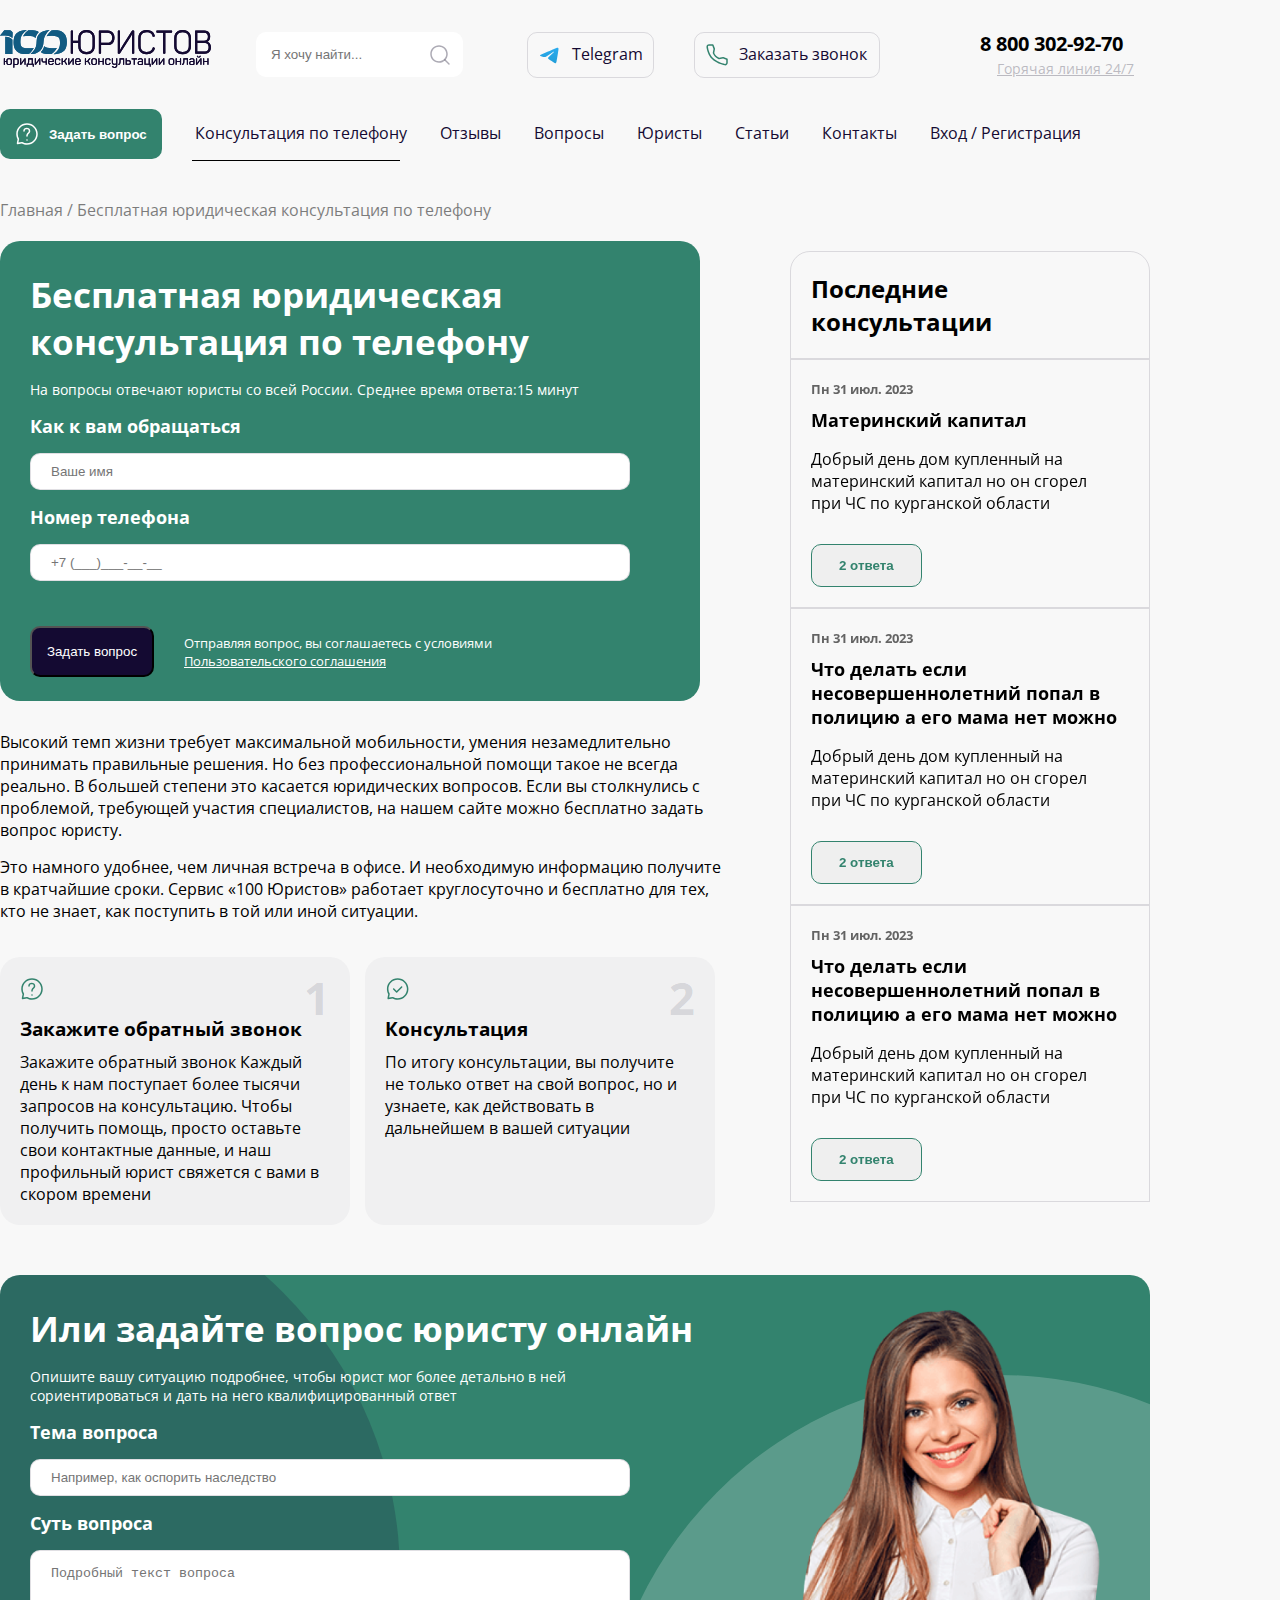
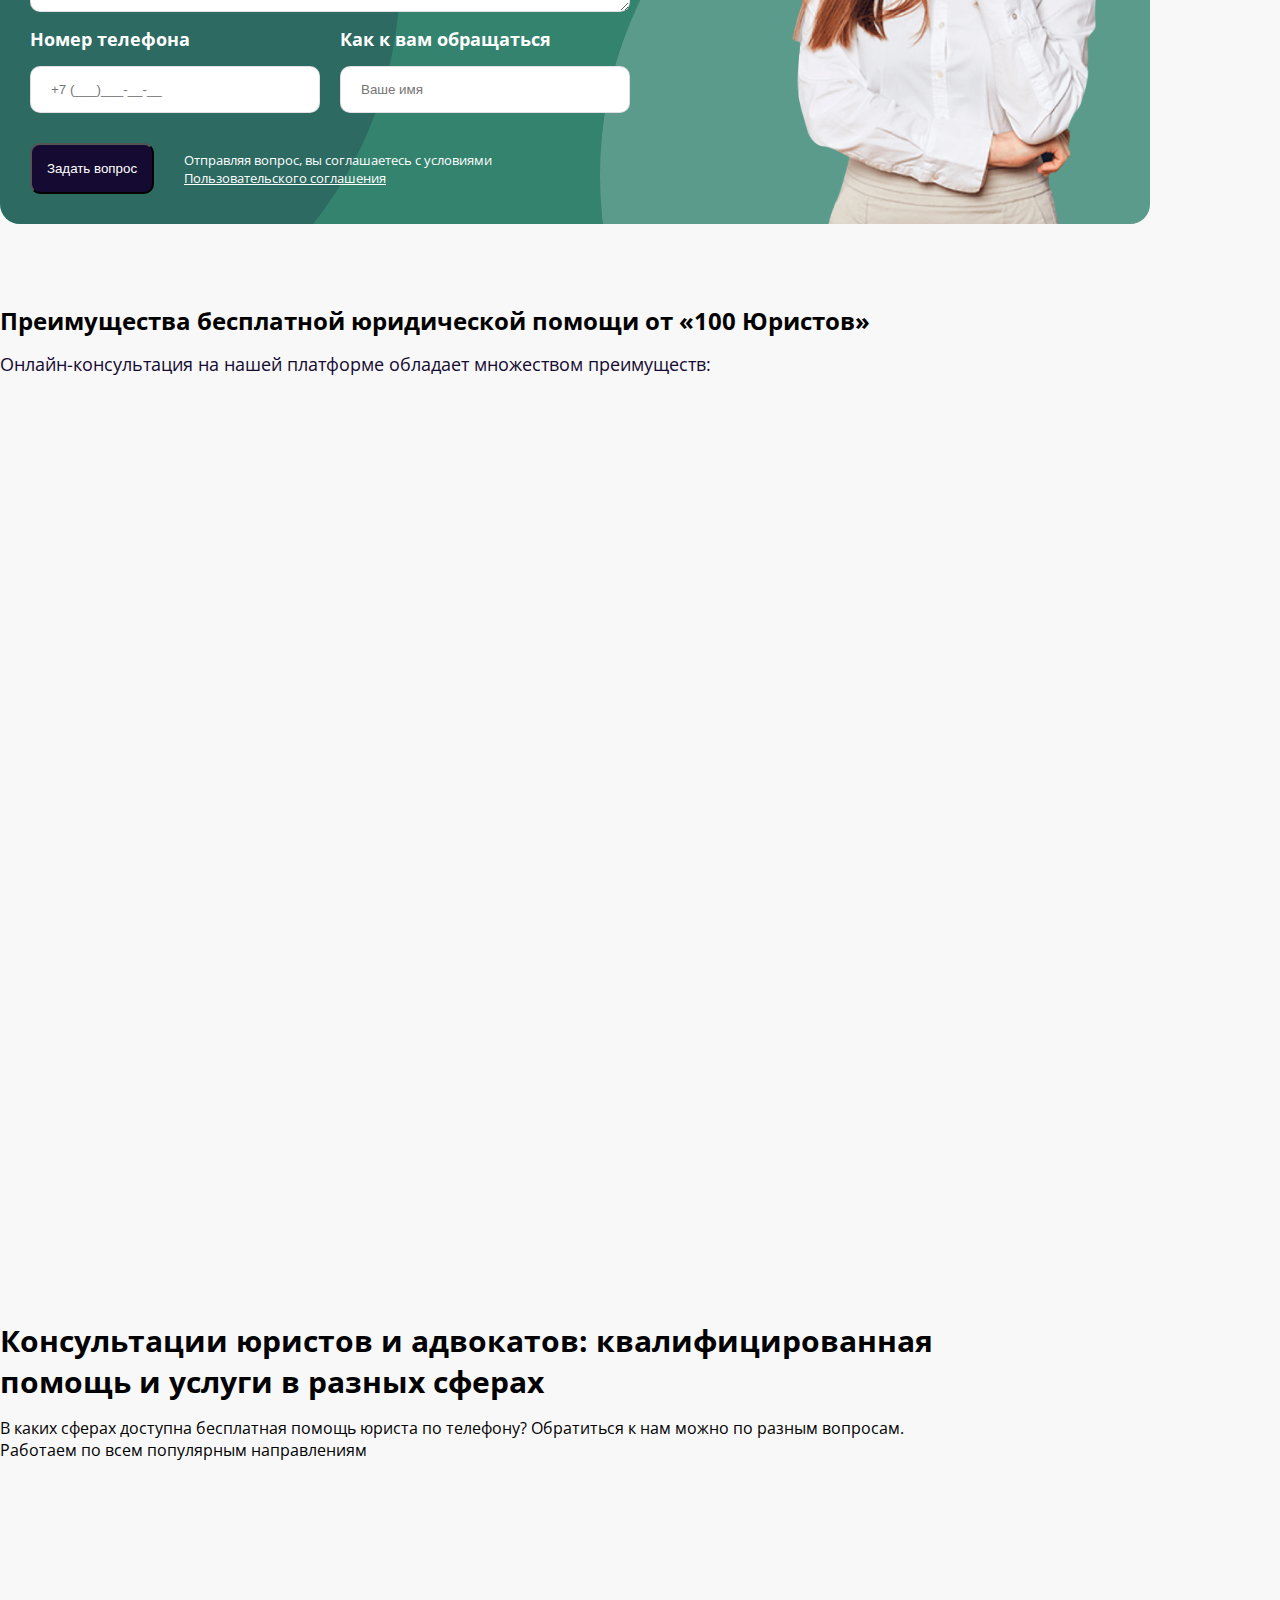
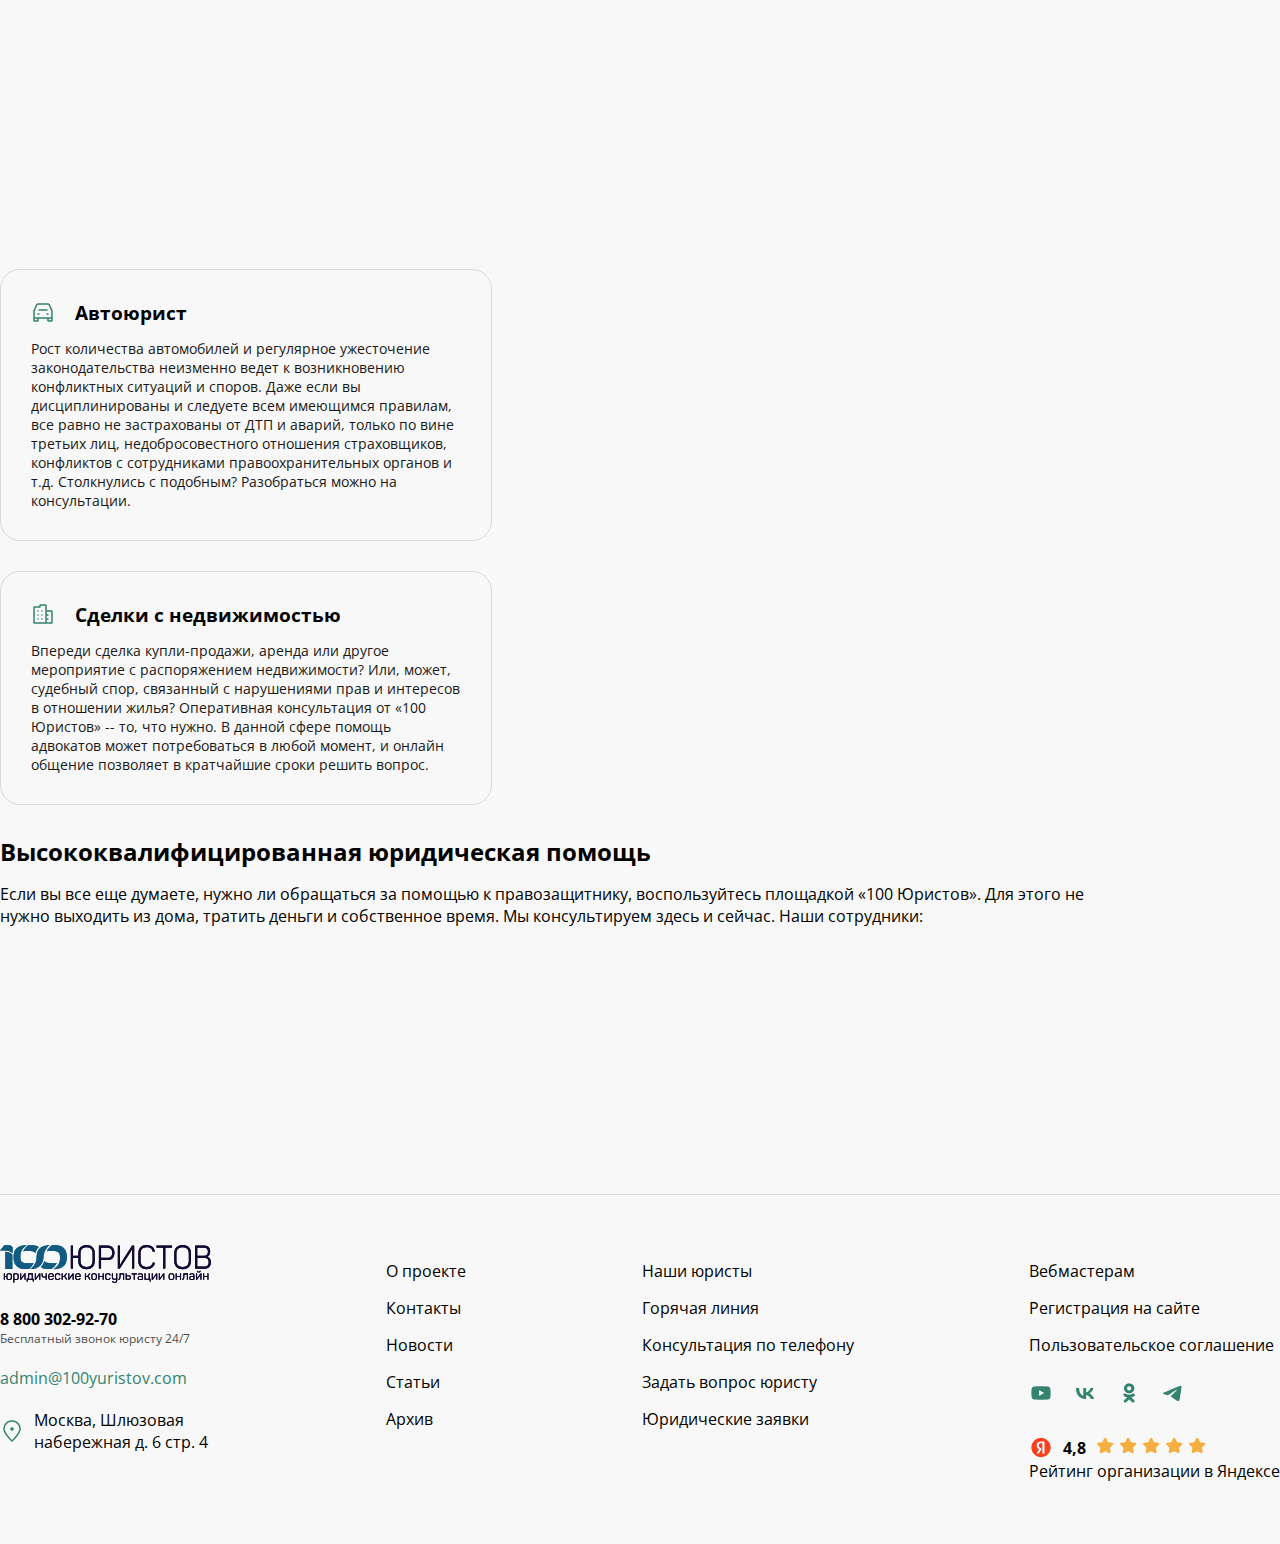
<file: hot-line.html>
<!DOCTYPE html>
<html lang="en">

<head>
    <meta charset="UTF-8">
    <meta name="viewport" content="width=device-width, initial-scale=1.0">
    <title>hot-line</title>
    <link rel="stylesheet" href="css/hot-line.css">
    <link rel="preconnect" href="https://fonts.googleapis.com">
    <link rel="preconnect" href="https://fonts.gstatic.com" crossorigin>
    <link href="https://fonts.googleapis.com/css2?family=Open+Sans:ital,wght@1,400;1,600;1,700&display=swap"
        rel="stylesheet">
    <link rel="stylesheet" href="https://cdn.jsdelivr.net/npm/swiper@11/swiper-bundle.min.css" />
    <link href="https://unpkg.com/aos@2.3.1/dist/aos.css" rel="stylesheet">
</head>

<header class="header">
    <div class="header-line">
        <div class="container">
            <div class="header-line-content">
                <div class="header-line-left">
                    <img class="burger" src="icon/menu.svg">
                    <a href="index.html"><img class="logo" src="img/logo.svg" alt="logo"></a>
                    <div class="input-content">
                        <input class="input-header" type="text" placeholder="Я хочу найти...">
                        <img class="search" src="img/search.svg" alt="">

                    </div>
                    <!-- 390px -->
                    <div class="svg-cont">
                        <svg class="seargh-header" xmlns="http://www.w3.org/2000/svg" width="24" height="24"
                            viewBox="0 0 24 24" fill="none">
                            <path fill-rule="evenodd" clip-rule="evenodd"
                                d="M16.4697 16.4697C16.7626 16.1768 17.2374 16.1768 17.5303 16.4697L21.5303 20.4697C21.8232 20.7626 21.8232 21.2374 21.5303 21.5303C21.2374 21.8232 20.7626 21.8232 20.4697 21.5303L16.4697 17.5303C16.1768 17.2374 16.1768 16.7626 16.4697 16.4697Z"
                                fill="#33836E" />
                            <path fill-rule="evenodd" clip-rule="evenodd"
                                d="M11 3.75C6.99594 3.75 3.75 6.99594 3.75 11C3.75 15.0041 6.99594 18.25 11 18.25C13.0057 18.25 14.82 17.4365 16.1333 16.1197C17.4421 14.8074 18.25 12.9988 18.25 11C18.25 6.99594 15.0041 3.75 11 3.75ZM2.25 11C2.25 6.16751 6.16751 2.25 11 2.25C15.8325 2.25 19.75 6.16751 19.75 11C19.75 13.4118 18.7732 15.597 17.1954 17.179C15.6121 18.7664 13.4202 19.75 11 19.75C6.16751 19.75 2.25 15.8325 2.25 11Z"
                                fill="#33836E" />
                        </svg>
                        <svg class="seargh-header2 profile" xmlns="http://www.w3.org/2000/svg" width="24" height="24 "
                            viewBox="0 0 24 24" fill="none">
                            <path fill-rule="evenodd" clip-rule="evenodd"
                                d="M12 12.75C8.54822 12.75 5.75 15.5482 5.75 19V20C5.75 20.4142 5.41421 20.75 5 20.75C4.58579 20.75 4.25 20.4142 4.25 20V19C4.25 14.7198 7.71979 11.25 12 11.25C16.2802 11.25 19.75 14.7198 19.75 19V20C19.75 20.4142 19.4142 20.75 19 20.75C18.5858 20.75 18.25 20.4142 18.25 20V19C18.25 15.5482 15.4518 12.75 12 12.75Z"
                                fill="#33836E" />
                            <path fill-rule="evenodd" clip-rule="evenodd"
                                d="M12 4.75C10.2051 4.75 8.75 6.20507 8.75 8C8.75 9.79493 10.2051 11.25 12 11.25C13.7949 11.25 15.25 9.79493 15.25 8C15.25 6.20507 13.7949 4.75 12 4.75ZM7.25 8C7.25 5.37665 9.37665 3.25 12 3.25C14.6234 3.25 16.75 5.37665 16.75 8C16.75 10.6234 14.6234 12.75 12 12.75C9.37665 12.75 7.25 10.6234 7.25 8Z"
                                fill="#33836E" />
                        </svg>
                    </div>

                    <div  class="header-line-right">
                        <div class="header-line-item">
                            <img src="img/telegram (1).svg" alt="">
                            <a  href="#" class="header-line-item__text">Telegram</a>
                        </div>
                        <div class="header-line-item">
                            <img class="phone-img" src="img/phone (1).svg" alt="">
                            <a href="#" class="header-line-item__text1">Заказать звонок</a>
                        </div>
                        <div class="header-text-right">
                            <p  class="title-phone">8 800 302-92-70</p>
                            <a href="" class="supTitle-phone">Горячая линия 24/7</a>
                        </div>
                    </div>
                </div>
            </div>
        </div>
    </div>
    <div class="header-bottom">
        <div class="container">
            <div class="header__content">

                <button class="header-btn">
                    <img class="qustion-img" src="img/question.svg" alt="">
                    Задать вопрос
                </button>
                <div class="header-drop">
                    <nav class="nav">
                        <ul>
                            <li>
                                <a class="nav-link_header active " href="">Консультация по телефону</a>
                            </li>
                            <li>
                                <a class="nav-link_header " href="">Отзывы</a>
                            </li>
                            <li>
                                <a class="nav-link_header  " href="lawyerQuestion.html">Вопросы</a>
                            </li>
                            <li>
                                <a class="nav-link_header " href="">Юристы</a>
                            </li>
                            <li>
                                <a class="nav-link_header " href="">Статьи</a>
                            </li>
                            <li>
                                <a class="nav-link_header " href="">Контакты</a>
                            </li>

                            <li>
                                <p class="nav-link_header profile" >Вход / Регистрация</p>
                            </li>
                        </ul>
                    </nav>
                </div>
            </div>
        </div>
    </div>
    <div class="profile-menu hidden ">
        <div class="profile-menu-content">
            <div class="profile-menu-header">
                <p>Вход</p>
                <button class="button">
                    <span class="X"></span>
                    <span class="Y"></span>
                    <div class="close">Close</div>
                  </button>
            </div>
            <div class="profile-menu-body">
                <input class="profile-menu-input" placeholder="email" type="email">
                <input class="profile-menu-input" placeholder="пароль" type="email">
                <div class="container2">
                    <input type="checkbox" id="cbx2" style="display: none;">
                    <label for="cbx2" class="check">
                        <svg width="18px" height="18px" viewBox="0 0 18 18">
                            <path d="M 1 9 L 1 9 c 0 -5 3 -8 8 -8 L 9 1 C 14 1 17 5 17 9 L 17 9 c 0 4 -4 8 -8 8 L 9 17 C 5 17 1 14 1 9 L 1 9 Z"></path>
                            <polyline points="1 9 7 14 15 4"></polyline>
                        </svg>
                    </label>
                    <p>Запомнить меня</p>
                </div>
                <div class="profile-menu-footer">
                   <div class="profile-footer-cont">
                    <button class="profile-menu-btn" >Войти</button>
                    <p>ИЛИ</p>
                    <button class="profile-menu-btn black" >Зарегистрироваться</button>
                   </div>
                </div>
            </div>
        </div>
    </div>
</header>

<section class="intro">
    <div class="container">
        <p class="first-text">Главная / Бесплатная юридическая консультация по телефону</p>


        <div class="intro-bar-content">
            <div class="bar-column">
                <div class="intro-bar">
                    <h2 class="intro-bar-title">Бесплатная юридическая консультация по телефону</h2>
                    <p class="intro-bar-text">На вопросы отвечают юристы со всей России. Среднее время ответа:15 минут
                    </p>
                    <div class="incontainer">
                        <label class="theme-survey">Как к вам обращаться</label>
                        <input class="input" placeholder="Ваше имя" type="text">
                    </div>
                    <div class="incontainer">
                        <label class="theme-survey">Номер телефона</label>
                        <input class="input" placeholder="+7 (___)___-__-__"></input>
                    </div>




                    <div class="intro-bar-footer">
                        <button class="intro-barBtn">
                            <p>Задать вопрос</p>
                        </button>
                        <p class="intro-bar-footer-text">Отправляя вопрос, вы соглашаетесь с условиями <a
                                href="">Пользовательского соглашения</a></p>
                    </div>



                </div>
                <div class="doot-text">
                    <p>Высокий темп жизни требует максимальной мобильности, умения незамедлительно принимать
                        правильные
                        решения. Но без профессиональной помощи такое не всегда реально. В большей степени это
                        касается
                        юридических вопросов. Если вы столкнулись с проблемой, требующей участия специалистов, на
                        нашем
                        сайте можно бесплатно задать вопрос юристу.</p>
                    <p class="doot-text-text">Это намного удобнее, чем личная встреча в офисе. И необходимую
                        информацию получите в
                        кратчайшие сроки. Сервис «100 Юристов» работает круглосуточно и бесплатно для тех, кто не
                        знает, как поступить в той или иной ситуации.</p>
                </div>
                <div class="doot-content">
                    <div class="doot-item">
                        <img src="icon/question-green.svg" alt="">
                        <h2 class="text-absol">1</h2>
                        <h3>Закажите обратный звонок</h3>
                        <p>Закажите обратный звонок
                            Каждый день к нам поступает более тысячи запросов на консультацию. Чтобы получить помощь,
                            просто оставьте свои контактные данные, и наш профильный юрист свяжется с вами в скором
                            времени</p>
                    </div>
                    <div class="doot-item">
                        <img src="icon/conplete.svg" alt="">
                        <h2 class="text-absol">2</h2>
                        <h3>Консультация</h3>
                        <p>По итогу консультации, вы получите не только ответ на свой вопрос, но и узнаете, как
                            действовать в дальнейшем в вашей ситуации</p>
                    </div>
                </div>
            </div>

            <div class="intro-bar_const">
                <div class="head-lat-const">

                    <h3 class="intro-bar_const-title">Последние консультации</h3>
                </div>

                <div class="last__consultation-content">
                    <div class="swiper mySwiper">
                        <div class="swiper-wrapper">
                            <div class="swiper-slide">
                                <div class="Feedback__from-our-customers-bottom">
                                    <div class="item-container">
                                        <div class="item-last__consultation  ">

                                            <h5 class="supTitle_last__consultation">Пн 31 июл. 2023</h5>
                                            <h3 class="last__consultation-title__in-item">Материнский капитал</h3>
                                            <p class="last__consultation-text">Добрый день дом купленный на
                                                материнский
                                                капитал
                                                но он сгорел
                                                при ЧС по курганской области</p>
                                            <button class="button_last__consultation top">2 ответа</button>
                                        </div>




                                    </div>
                                </div>
                            </div>
                            <div class="swiper-slide ">
                                <div class="Feedback__from-our-customers-bottom">
                                    <div class="item-container">
                                        <div class="item-last__consultation  ">

                                            <h5 class="supTitle_last__consultation">10 минут назад</h5>
                                            <h3 class="last__consultation-title__in-item">Материнский капитал</h3>
                                            <p class="last__consultation-text">Добрый день дом купленный на
                                                материнский
                                                капитал
                                                но он сгорел
                                                при ЧС по курганской области</p>
                                            <button class="button_last__consultation top">2 ответа</button>
                                        </div>



                                    </div>
                                </div>
                            </div>
                            <div class="swiper-slide">
                                <div class="Feedback__from-our-customers-bottom">
                                    <div class="item-container">
                                        <div class="item-last__consultation  ">

                                            <h5 class="supTitle_last__consultation">Пн 31 июл. 2023</h5>
                                            <h3 class="last__consultation-title__in-item">Материнский капитал</h3>
                                            <p class="last__consultation-text">Добрый день дом купленный на
                                                материнский
                                                капитал
                                                но он сгорел
                                                при ЧС по курганской области</p>
                                            <button class="button_last__consultation top">2 ответа</button>
                                        </div>




                                    </div>
                                </div>
                            </div>

                        </div>
                    </div>

                    <div class="swiper mySwiper ">
                        <div class="swiper-wrapper">
                            <div class="swiper-slide">
                                <div class="Feedback__from-our-customers-bottom">
                                    <div class="item-container">
                                        <div class="item-last__consultation  modile-hidden">

                                            <h5 class="supTitle_last__consultation">Пн 31 июл. 2023</h5>
                                            <h3 class="last__consultation-title__in-item">Что делать если
                                                несовершеннолетний попал в полицию а его мама нет можно</h3>
                                            <p class="last__consultation-text">Добрый день дом купленный на
                                                материнский
                                                капитал
                                                но он сгорел
                                                при ЧС по курганской области</p>
                                            <button class="button_last__consultation top">2 ответа</button>
                                        </div>




                                    </div>
                                </div>
                            </div>
                            <div class="swiper-slide">
                                <div class="Feedback__from-our-customers-bottom">
                                    <div class="item-container">
                                        <div class="item-last__consultation modile-hidden">

                                            <h5 class="supTitle_last__consultation">Пн 31 июл. 2023</h5>
                                            <h3 class="last__consultation-title__in-item">Материнский капитал</h3>
                                            <p class="last__consultation-text">Добрый день дом купленный на
                                                материнский
                                                капитал
                                                но он сгорел
                                                при ЧС по курганской области</p>
                                            <button class="button_last__consultation top">2 ответа</button>
                                        </div>



                                    </div>
                                </div>
                            </div>
                            <div class="swiper-slide">
                                <div class="Feedback__from-our-customers-bottom">
                                    <div class="item-container">
                                        <div class="item-last__consultation modile-hidden">

                                            <h5 class="supTitle_last__consultation">10 минут назад</h5>
                                            <h3 class="last__consultation-title__in-item">Материнский капитал</h3>
                                            <p class="last__consultation-text">Добрый день дом купленный на
                                                материнский
                                                капитал
                                                но он сгорел
                                                при ЧС по курганской области</p>
                                            <button class="button_last__consultation top">2 ответа</button>
                                        </div>




                                    </div>
                                </div>
                            </div>

                        </div>
                    </div>

                    <div class="swiper mySwiper ">
                        <div class="swiper-wrapper">
                            <div class="swiper-slide">
                                <div class="Feedback__from-our-customers-bottom">
                                    <div class="item-container">
                                        <div class="item-last__consultation  modile-hidden">

                                            <h5 class="supTitle_last__consultation">Пн 31 июл. 2023</h5>
                                            <h3 class="last__consultation-title__in-item">Что делать если
                                                несовершеннолетний попал в полицию а его мама нет можно</h3>
                                            <p class="last__consultation-text">Добрый день дом купленный на
                                                материнский
                                                капитал
                                                но он сгорел
                                                при ЧС по курганской области</p>
                                            <button class="button_last__consultation top">2 ответа</button>
                                        </div>




                                    </div>
                                </div>
                            </div>
                            <div class="swiper-slide">
                                <div class="Feedback__from-our-customers-bottom">
                                    <div class="item-container">
                                        <div class="item-last__consultation modile-hidden">

                                            <h5 class="supTitle_last__consultation">Пн 31 июл. 2023</h5>
                                            <h3 class="last__consultation-title__in-item">Материнский капитал</h3>
                                            <p class="last__consultation-text">Добрый день дом купленный на
                                                материнский
                                                капитал
                                                но он сгорел
                                                при ЧС по курганской области</p>
                                            <button class="button_last__consultation top">2 ответа</button>
                                        </div>



                                    </div>
                                </div>
                            </div>
                            <div class="swiper-slide">
                                <div class="Feedback__from-our-customers-bottom">
                                    <div class="item-container">
                                        <div class="item-last__consultation modile-hidden">

                                            <h5 class="supTitle_last__consultation">10 минут назад</h5>
                                            <h3 class="last__consultation-title__in-item">Материнский капитал</h3>
                                            <p class="last__consultation-text">Добрый день дом купленный на
                                                материнский
                                                капитал
                                                но он сгорел
                                                при ЧС по курганской области</p>
                                            <button class="button_last__consultation top">2 ответа</button>
                                        </div>




                                    </div>
                                </div>
                            </div>

                        </div>
                    </div>
                </div>
            </div>
</section>

<div class="container">
    <div class="intro-bar-contentainer">
        <div class="intro-bar-content">
            <div class="bar-column">
                <div class="intro-bar2">
                    <div class="intro-bar2-circl1"></div>
                    <h2 class="intro-bar-title">Или задайте вопрос юристу онлайн</h2>
                    <p class="intro-bar-text">Опишите вашу ситуацию подробнее, чтобы юрист мог более детально в ней
                        сориентироваться и дать на него квалифицированный ответ</p>
                    <div class="incontainer">
                        <label class="theme-survey">Тема вопроса</label>
                        <input class="input" placeholder="Например, как оспорить наследство" type="text">
                    </div>
                    <div class="incontainer">
                        <label class="theme-survey">Суть вопроса</label>
                        <textarea class="textarea" placeholder="Подробный текст вопроса"></textarea>
                    </div>


                    <div class="input-cont ">
                        <div class="oneBlock">
                            <label class="oneBlock-num">Номер телефона</label>
                            <input class="oneBlock-num-input" placeholder="+7 (___)___-__-__" type="tel">
                        </div>
                        <div class="intro-twoBlock">
                            <label class="oneBlock-num">Как к вам обращаться</label>
                            <input class="oneBlock-num-input" placeholder="Ваше имя" type="tel">

                        </div>
                    </div>

                    <div class="inro-fot2-cont">
                        <div class="intro-bar-footer">
                            <button class="intro-barBtn">
                                <p>Задать вопрос</p>
                            </button>
                            <p class="intro-bar-footer-text">Отправляя вопрос, вы соглашаетесь с условиями <a
                                    href="">Пользовательского соглашения</a></p>
                        </div>
                        <div class="intro-bar-content-two">
                            <img src="img/image 6 (3).png " alt="">
                            <div class="intro-bar2-circl2"></div>
                        </div>
                    </div>
                </div>
            </div>
        </div>
    </div>


</div>

<section class="info-companu">
    <div class="container">
        <h2 class="search__title">Преимущества бесплатной юридической помощи от «100 Юристов»</h2>
        <p class="supTitle__info-companu">Онлайн-консультация на нашей платформе обладает множеством
            преимуществ:</p>
        <div data-aos="fade-up" class="info-companu-one__content">

            <div data-aos="fade-up" class="info-companu-one__item ">
                <div class="circle-img-companu">
                    <img src="icon/piggy-bank.svg" alt="">
                </div>
                <h3 class="item-companu-title">Финансовая экономия</h3>
                <p class="item-companu-text">Юридические консультации офлайн стоят дорого. Даже если первое посещение
                    бесплатное, большинство адвокатов делает все возможное, чтобы клиент пришел повторно и уже за
                    деньги. Звонок юристу для консультации ничего не стоит. Данная услуга является полностью бесплатной
                    и доступной каждому. Только при сложных ситуациях наш консультант может договориться о встрече с
                    клиентом, при этом цена на услуги будет значительно ниже, чем у большинства юридических
                    консультантов</p>
            </div>

            <div class="info-companu-one__item">
                <div class="circle-img-companu">
                    <img src="icon/trophy.svg" alt="">
                </div>
                <h3 class="item-companu-title">Профессионализм</h3>
                <p class="item-companu-text">Все наши специалисты имеют высокую квалификацию и большой практический
                    опыт. Мы несем ответственность за каждого сотрудника, который работает на нашей площадке</p>
            </div>



            <div data-aos="fade-up" class="info-companu-one__item ">
                <div class="circle-img-companu">
                    <img src="icon/lock1.png" alt="">
                </div>
                <h3 class="item-companu-title">Конфиденциальность</h3>
                <p class="item-companu-text">У нас нет задачи собрать побольше персональных данных клиентов и потом
                    передать их третьим лицам. Команде «100 Юристов» важно оказать помощь человеку в его ситуации.
                    Личные данные в этом случае не имеют значения. Во время юридической консультации специалисты строго
                    следуют профессиональной этике, не задают лишних вопросов</p>
            </div>
        </div>



        <div data-aos="fade-up" class="info-companu-one__content">
            <div class="info-companu-two__item">
                <div class="circle-img-companu">
                    <svg xmlns="http://www.w3.org/2000/svg" width="32" height="32" viewBox="0 0 32 32" fill="none">
                        <path fill-rule="evenodd" clip-rule="evenodd"
                            d="M5.77539 19.1205C5.94607 19.4556 6.29038 19.6667 6.66651 19.6667H13.6665V28C13.6665 28.4331 13.9454 28.817 14.3573 28.951C14.7692 29.0849 15.2205 28.9385 15.4752 28.5882L26.1419 13.9215C26.3631 13.6173 26.395 13.2147 26.2243 12.8796C26.0536 12.5444 25.7093 12.3333 25.3332 12.3333L18.3332 12.3333V4.00001C18.3332 3.56687 18.0543 3.18297 17.6424 3.04902C17.2305 2.91508 16.7792 3.06154 16.5244 3.41184L5.85777 18.0785C5.63655 18.3827 5.60472 18.7853 5.77539 19.1205ZM16.3332 7.07519V13.3333C16.3332 13.8856 16.7809 14.3333 17.3332 14.3333L23.3694 14.3333L15.6665 24.9248V18.6667C15.6665 18.1144 15.2188 17.6667 14.6665 17.6667H8.63028L16.3332 7.07519Z"
                            fill="white" />
                    </svg>
                </div>
                <h3 class="item-companu-title">Оперативность</h3>
                <p class="item-companu-text">Юридическая консультация по телефону – это очень быстро. Вы можете получить
                    помощь, не тратя время на дорогу и ожидание в очереди. Достаточно запросить обратный звонок на сайте
                    или позвонить самостоятельно, и мы ответим в течение нескольких минут
                </p>
            </div>

            <div class="info-companu-two__item">
                <div class="circle-img-companu">
                    <svg xmlns="http://www.w3.org/2000/svg" width="32" height="32" viewBox="0 0 32 32" fill="none">
                        <path fill-rule="evenodd" clip-rule="evenodd"
                            d="M15.9995 7C16.5518 7 16.9995 7.44772 16.9995 8L16.9995 15L23.9995 15C24.5518 15 24.9995 15.4477 24.9995 16C24.9995 16.5523 24.5518 17 23.9995 17L15.9995 17C15.4472 17 14.9995 16.5523 14.9995 16L14.9995 8C14.9995 7.44772 15.4472 7 15.9995 7Z"
                            fill="white" />
                        <path fill-rule="evenodd" clip-rule="evenodd"
                            d="M15.9993 3.66669C9.18784 3.66669 3.66602 9.18851 3.66602 16C3.66602 22.8115 9.18784 28.3334 15.9993 28.3334C22.8109 28.3334 28.3327 22.8115 28.3327 16C28.3327 9.18851 22.8109 3.66669 15.9993 3.66669ZM1.66602 16C1.66602 8.08394 8.08327 1.66669 15.9993 1.66669C23.9154 1.66669 30.3327 8.08394 30.3327 16C30.3327 23.9161 23.9154 30.3334 15.9993 30.3334C8.08327 30.3334 1.66602 23.9161 1.66602 16Z"
                            fill="white" />
                    </svg>
                </div>
                <h3 class="item-companu-title">Круглосуточная работа</h3>
                <p class="item-companu-text">Помощь юриста или адвоката доступна в режиме 24/7. Нет никаких ограничений
                    по работе сервиса. Бесплатная юридическая консультация в любое время
                </p>
            </div>

            <div data-aos="fade-up" class="info-companu-two__item">
                <div class="circle-img-companu">
                    <svg xmlns="http://www.w3.org/2000/svg" width="32" height="32" viewBox="0 0 32 32" fill="none">
                        <path fill-rule="evenodd" clip-rule="evenodd"
                            d="M16.0007 3.66669C10.6619 3.66669 6.33398 7.9946 6.33398 13.3334C6.33398 14.5431 6.89605 16.0946 7.87203 17.828C8.83292 19.5347 10.1272 21.301 11.4417 22.9098C12.7531 24.5147 14.0671 25.9417 15.0547 26.9686C15.4215 27.3499 15.7424 27.6753 16.0007 27.9333C16.2589 27.6753 16.5798 27.3499 16.9466 26.9686C17.9342 25.9417 19.2482 24.5147 20.5596 22.9098C21.8741 21.301 23.1684 19.5347 24.1293 17.828C25.1052 16.0946 25.6673 14.5431 25.6673 13.3334C25.6673 7.9946 21.3394 3.66669 16.0007 3.66669ZM16.0007 29.3334C15.3128 30.0592 15.3126 30.059 15.3124 30.0589L15.3034 30.0502L15.2788 30.0268L15.186 29.9376C15.1055 29.8597 14.9883 29.7458 14.8398 29.5991C14.5428 29.3059 14.12 28.8819 13.6132 28.355C12.6008 27.3023 11.2482 25.8339 9.89295 24.1752C8.54074 22.5203 7.16838 20.6549 6.12927 18.8092C5.10525 16.9904 4.33398 15.0691 4.33398 13.3334C4.33398 6.89003 9.55733 1.66669 16.0007 1.66669C22.444 1.66669 27.6673 6.89003 27.6673 13.3334C27.6673 15.0691 26.8961 16.9904 25.872 18.8092C24.8329 20.6549 23.4606 22.5203 22.1084 24.1752C20.7531 25.8339 19.4005 27.3023 18.3881 28.355C17.8813 28.8819 17.4585 29.3059 17.1615 29.5991C17.013 29.7458 16.8958 29.8597 16.8153 29.9376L16.7225 30.0268L16.6979 30.0502L16.6913 30.0565L16.6894 30.0583C16.6892 30.0585 16.6885 30.0592 16.0007 29.3334ZM16.0007 29.3334L16.6894 30.0583L16.0007 30.7111L15.3124 30.0589L16.0007 29.3334Z"
                            fill="white" />
                        <path
                            d="M16.0003 14.6667C16.7367 14.6667 17.3337 14.0697 17.3337 13.3333C17.3337 12.597 16.7367 12 16.0003 12C15.2639 12 14.667 12.597 14.667 13.3333C14.667 14.0697 15.2639 14.6667 16.0003 14.6667Z"
                            fill="white" />
                        <path fill-rule="evenodd" clip-rule="evenodd"
                            d="M16.0003 13C15.8162 13 15.667 13.1492 15.667 13.3333C15.667 13.5174 15.8162 13.6667 16.0003 13.6667C16.1844 13.6667 16.3337 13.5174 16.3337 13.3333C16.3337 13.1492 16.1844 13 16.0003 13ZM13.667 13.3333C13.667 12.0447 14.7117 11 16.0003 11C17.289 11 18.3337 12.0447 18.3337 13.3333C18.3337 14.622 17.289 15.6667 16.0003 15.6667C14.7117 15.6667 13.667 14.622 13.667 13.3333Z"
                            fill="white" />
                    </svg>
                </div>
                <h3 class="item-companu-title">Широкая география</h3>
                <p class="item-companu-text">Контактный номер юриста действует во всей России, что особенно выгодно для
                    жителей удаленных регионов, столкнувшихся с юридическими вопросами, но не имеющих возможности
                    получить помощь местных консультантов</p>
            </div>

        </div>
    </div>
</section>

<section class="givInformation">
    <div class="container">
        <h3 class="givInformation__title">Консультации юристов и адвокатов: квалифицированная помощь и услуги в разных
            сферах</h3>
        <p class="givInformation-text ">В каких сферах доступна бесплатная помощь юриста по телефону? Обратиться к нам
            можно по разным вопросам. Работаем по всем популярным направлениям</p>
        <div data-aos="fade-up" class="givInformation-content">


            <div data-aos="fade-left" class="givInformation__item ">
                <div class="item-content">
                    <div class="one-item-inf">
                        <img class="givInformation-img" src="icon/large-suitcase.jpg" alt="">
                    </div>
                    <div class="two-item-inf">
                        <h3 class="givInformation-item-item">Трудовое право</h3>
                    </div>
                </div>
                <p class="givInformation-item-text anim">С нарушениями в сфере трудового законодательства сталкивается
                    практически каждый второй трудоустроенный житель страны. Самостоятельно защититься от произвола
                    начальства очень сложно, а иногда – невозможно. Любое малейшее недовольство или попытка открыто
                    противоборствовать могут стать причиной увольнения или даже травли. В этом случае нужно действовать
                    максимально грамотно. Если вы столкнулись с подобным, получите юридическую консультацию на площадке
                    «100 Юристов». Мы окажем помощь в решении таких проблем: незаконное увольнение, задержка или
                    невыплата заработной платы, принуждение к увольнению, привлечение к дисциплинарной ответственности и
                    т.д.</p>
            </div>

            <div data-aos="fade-left" class="givInformation__item ">
                <div class="item-content">
                    <div class="one-item-inf">
                        <img class="givInformation-img" src="icon/lot-of-cash.jpg" alt="">
                    </div>
                    <div class="two-item-inf">
                        <h3 class="givInformation-item-item">Кредиты и банки</h3>
                    </div>
                </div>
                <p class="givInformation-item-text">С каждым годом растет количество кредитных учреждений. Клиентов,
                    соответственно, становится также больше. Развитие таких отношений у некоторых приводит к серьезным
                    спорам или конфликтам. Юридическая консультация в этом случае может понадобиться по следующим
                    поводам: оформление и заключение кредитного договора, отсрочка или рассрочка исполнения договора,
                    просроченные выплаты и пр.
                </p>
            </div>
        </div>


        <div  class="givInformation-content">
            <div class="givInformation__item ">
                <div class="item-content">
                    <div class="one-item-inf">
                        <svg xmlns="http://www.w3.org/2000/svg" width="24" height="24" viewBox="0 0 24 24" fill="none">
                            <path fill-rule="evenodd" clip-rule="evenodd"
                                d="M7.25 10C7.25 9.58579 7.58579 9.25 8 9.25L16 9.25C16.4142 9.25 16.75 9.58579 16.75 10C16.75 10.4142 16.4142 10.75 16 10.75L8 10.75C7.58579 10.75 7.25 10.4142 7.25 10Z"
                                fill="#33836E" />
                            <path fill-rule="evenodd" clip-rule="evenodd"
                                d="M6.25 14C6.25 13.5858 6.58579 13.25 7 13.25L8 13.25C8.41421 13.25 8.75 13.5858 8.75 14C8.75 14.4142 8.41421 14.75 8 14.75L7 14.75C6.58579 14.75 6.25 14.4142 6.25 14Z"
                                fill="#33836E" />
                            <path fill-rule="evenodd" clip-rule="evenodd"
                                d="M15.25 14C15.25 13.5858 15.5858 13.25 16 13.25L17 13.25C17.4142 13.25 17.75 13.5858 17.75 14C17.75 14.4142 17.4142 14.75 17 14.75L16 14.75C15.5858 14.75 15.25 14.4142 15.25 14Z"
                                fill="#33836E" />
                            <path fill-rule="evenodd" clip-rule="evenodd"
                                d="M7.31879 4.75C6.81876 4.75 6.36683 5.048 6.16986 5.5076L3.85107 10.9181C3.78438 11.0737 3.75 11.2412 3.75 11.4105V17.25H20.25V11.4105C20.25 11.2412 20.2156 11.0737 20.1489 10.9181L17.8301 5.5076C17.6332 5.048 17.1812 4.75 16.6812 4.75H7.31879ZM20.25 18.75H17.75V20.25H20.25V18.75ZM16.25 18.75V20.4C16.25 21.1456 16.8544 21.75 17.6 21.75H20.4C21.1456 21.75 21.75 21.1456 21.75 20.4V11.4105C21.75 11.0381 21.6744 10.6695 21.5276 10.3272L19.2089 4.91672C18.7755 3.90559 17.7813 3.25 16.6812 3.25H7.31879C6.21871 3.25 5.22449 3.90559 4.79114 4.91672L2.47235 10.3272C2.32565 10.6695 2.25 11.0381 2.25 11.4105V20.4C2.25 21.1456 2.85442 21.75 3.6 21.75H6.4C7.14558 21.75 7.75 21.1456 7.75 20.4V18.75H16.25ZM6.25 18.75H3.75V20.25H6.25V18.75Z"
                                fill="#33836E" />
                        </svg>
                    </div>
                    <div class="two-item-inf">
                        <h3 class="givInformation-item-item">Автоюрист</h3>
                    </div>
                </div>
                <p class="givInformation-item-text">Рост количества автомобилей и регулярное ужесточение
                    законодательства неизменно ведет к возникновению конфликтных ситуаций и споров. Даже если вы
                    дисциплинированы и следуете всем имеющимся правилам, все равно не застрахованы от ДТП и аварий,
                    только по вине третьих лиц, недобросовестного отношения страховщиков, конфликтов с сотрудниками
                    правоохранительных органов и т.д. Столкнулись с подобным? Разобраться можно на консультации.</p>
            </div>
            <div data-aos="fade-left" class="givInformation__item ">
                <div class="item-content">
                    <div class="one-item-inf">
                        <img class="givInformation-img" src="icon-2/ev-plug.svg" alt="">
                    </div>
                    <div class="two-item-inf">
                        <h3 class="givInformation-item-item">ЖКХ</h3>
                    </div>
                </div>
                <p class="givInformation-item-text">Жилищно-коммунальное хозяйство на первый год остается лидером по
                    количеству недовольных. Это одна из самых сложных сфер, которая тесно связана с другими
                    законодательными отраслями. Наиболее востребованные вопросы, задаваемые на юридических
                    консультациях: приватизация жилья, выселение человека из помещения, аренда, раздел имущества,
                    квартирная перепланировка и ее узаконивание, расчеты по коммунальным платежам и т.д.</p>
            </div>
        </div>
        <div  class="givInformation-content ">
            <div class="givInformation__item ">
                <div class="item-content">
                    <div class="one-item-inf">
                        <svg xmlns="http://www.w3.org/2000/svg" width="24" height="24" viewBox="0 0 24 24" fill="none">
                            <path fill-rule="evenodd" clip-rule="evenodd"
                                d="M7.51173 8.44144C7.81961 8.71853 7.84457 9.19275 7.56748 9.50063L7.55748 9.51174C7.28038 9.81963 6.80616 9.84458 6.49828 9.56749C6.1904 9.29039 6.16544 8.81618 6.44254 8.5083L6.45254 8.49718C6.72963 8.1893 7.20385 8.16434 7.51173 8.44144Z"
                                fill="#33836E" />
                            <path fill-rule="evenodd" clip-rule="evenodd"
                                d="M11.5117 8.44144C11.8196 8.71853 11.8446 9.19275 11.5675 9.50063L11.5575 9.51174C11.2804 9.81963 10.8062 9.84458 10.4983 9.56749C10.1904 9.29039 10.1654 8.81618 10.4425 8.5083L10.4525 8.49718C10.7296 8.1893 11.2038 8.16434 11.5117 8.44144Z"
                                fill="#33836E" />
                            <path fill-rule="evenodd" clip-rule="evenodd"
                                d="M7.51173 12.4414C7.81961 12.7185 7.84457 13.1927 7.56748 13.5006L7.55748 13.5117C7.28038 13.8196 6.80616 13.8446 6.49828 13.5675C6.1904 13.2904 6.16544 12.8162 6.44254 12.5083L6.45254 12.4972C6.72963 12.1893 7.20385 12.1643 7.51173 12.4414Z"
                                fill="#33836E" />
                            <path fill-rule="evenodd" clip-rule="evenodd"
                                d="M11.5117 12.4414C11.8196 12.7185 11.8446 13.1927 11.5675 13.5006L11.5575 13.5117C11.2804 13.8196 10.8062 13.8446 10.4983 13.5675C10.1904 13.2904 10.1654 12.8162 10.4425 12.5083L10.4525 12.4972C10.7296 12.1893 11.2038 12.1643 11.5117 12.4414Z"
                                fill="#33836E" />
                            <path fill-rule="evenodd" clip-rule="evenodd"
                                d="M7.51173 16.4414C7.81961 16.7185 7.84457 17.1927 7.56748 17.5006L7.55748 17.5117C7.28038 17.8196 6.80616 17.8446 6.49828 17.5675C6.1904 17.2904 6.16544 16.8162 6.44254 16.5083L6.45254 16.4972C6.72963 16.1893 7.20385 16.1643 7.51173 16.4414Z"
                                fill="#33836E" />
                            <path fill-rule="evenodd" clip-rule="evenodd"
                                d="M11.5117 16.4414C11.8196 16.7185 11.8446 17.1927 11.5675 17.5006L11.5575 17.5117C11.2804 17.8196 10.8062 17.8446 10.4983 17.5675C10.1904 17.2904 10.1654 16.8162 10.4425 16.5083L10.4525 16.4972C10.7296 16.1893 11.2038 16.1643 11.5117 16.4414Z"
                                fill="#33836E" />
                            <path fill-rule="evenodd" clip-rule="evenodd"
                                d="M20.25 20.25V9.75H15.75V12.25H17C17.4142 12.25 17.75 12.5858 17.75 13C17.75 13.4142 17.4142 13.75 17 13.75H15.75V16.25H17C17.4142 16.25 17.75 16.5858 17.75 17C17.75 17.4142 17.4142 17.75 17 17.75H15.75V20.25H20.25ZM14.25 20.25V3.75H9.75V5C9.75 5.41421 9.41421 5.75 9 5.75H3.75V20.25H14.25ZM15.75 8.25H20.4C21.1456 8.25 21.75 8.85442 21.75 9.6V20.4C21.75 21.1456 21.1456 21.75 20.4 21.75H3.6C2.85442 21.75 2.25 21.1456 2.25 20.4V5.6C2.25 4.85442 2.85442 4.25 3.6 4.25H8.25V3.6C8.25 2.85442 8.85442 2.25 9.6 2.25H14.4C15.1456 2.25 15.75 2.85442 15.75 3.6V8.25Z"
                                fill="#33836E" />
                        </svg>
                    </div>
                    <div class="two-item-inf">
                        <h3 class="givInformation-item-item">Сделки с недвижимостью</h3>
                    </div>
                </div>
                <p class="givInformation-item-text">Впереди сделка купли-продажи, аренда или другое мероприятие с
                    распоряжением недвижимости? Или, может, судебный спор, связанный с нарушениями прав и интересов в
                    отношении жилья? Оперативная консультация от «100 Юристов» -- то, что нужно. В данной сфере помощь
                    адвокатов может потребоваться в любой момент, и онлайн общение позволяет в кратчайшие сроки решить
                    вопрос.</p>
            </div>
            <div data-aos="fade-left" class="givInformation__item ">
                <div class="item-content">
                    <div class="one-item-inf">
                        <svg xmlns="http://www.w3.org/2000/svg" width="24" height="24" viewBox="0 0 24 24" fill="none">
                            <path fill-rule="evenodd" clip-rule="evenodd"
                                d="M12 2.75C7.99594 2.75 4.75 5.99594 4.75 10C4.75 10.9073 5.17155 12.0709 5.90354 13.371C6.6242 14.651 7.59493 15.9758 8.58078 17.1823C9.56431 18.386 10.5499 19.4563 11.2906 20.2264C11.5656 20.5124 11.8063 20.7564 12 20.9499C12.1937 20.7564 12.4344 20.5124 12.7094 20.2264C13.4501 19.4563 14.4357 18.386 15.4192 17.1823C16.4051 15.9758 17.3758 14.651 18.0965 13.371C18.8284 12.0709 19.25 10.9073 19.25 10C19.25 5.99594 16.0041 2.75 12 2.75ZM12 22C11.4841 22.5444 11.484 22.5443 11.4838 22.5441L11.477 22.5377L11.4586 22.5201L11.389 22.4532C11.3286 22.3948 11.2408 22.3093 11.1294 22.1993C10.9066 21.9794 10.5895 21.6614 10.2094 21.2662C9.45014 20.4767 8.43569 19.3754 7.41922 18.1314C6.40507 16.8902 5.3758 15.4911 4.59646 14.1069C3.82845 12.7428 3.25 11.3018 3.25 10C3.25 5.16751 7.16751 1.25 12 1.25C16.8325 1.25 20.75 5.16751 20.75 10C20.75 11.3018 20.1716 12.7428 19.4035 14.1069C18.6242 15.4911 17.5949 16.8902 16.5808 18.1314C15.5643 19.3754 14.5499 20.4767 13.7906 21.2662C13.4105 21.6614 13.0934 21.9794 12.8706 22.1993C12.7592 22.3093 12.6714 22.3948 12.611 22.4532L12.5414 22.5201L12.523 22.5377L12.518 22.5424L12.5166 22.5437C12.5164 22.5439 12.5159 22.5444 12 22ZM12 22L12.5166 22.5437L12 23.0333L11.4838 22.5441L12 22Z"
                                fill="#33836E" />
                            <path
                                d="M12 11C12.5523 11 13 10.5523 13 10C13 9.44772 12.5523 9 12 9C11.4477 9 11 9.44772 11 10C11 10.5523 11.4477 11 12 11Z"
                                fill="#33836E" />
                            <path fill-rule="evenodd" clip-rule="evenodd"
                                d="M12 9.75C11.8619 9.75 11.75 9.86193 11.75 10C11.75 10.1381 11.8619 10.25 12 10.25C12.1381 10.25 12.25 10.1381 12.25 10C12.25 9.86193 12.1381 9.75 12 9.75ZM10.25 10C10.25 9.0335 11.0335 8.25 12 8.25C12.9665 8.25 13.75 9.0335 13.75 10C13.75 10.9665 12.9665 11.75 12 11.75C11.0335 11.75 10.25 10.9665 10.25 10Z"
                                fill="#33836E" />
                        </svg>
                    </div>
                    <div class="two-item-inf">
                        <h3 class="givInformation-item-item">Земельные дела</h3>
                    </div>
                </div>
                <p class="givInformation-item-text">Для успешных сделок и операций с землей необходимо юридическое
                    сопровождение. Купля-продажа недвижимости, судебные разбирательства с соседями, оспаривание решений
                    государственных органов и другие проблемы требуют участия квалифицированных специалистов. Начните с
                    того, чтобы получить консультацию онлайн по телефону у наших юристов</p>
            </div>

        </div>
    </div>
</section>

<section class="helper">
    <div class="container">
        <h3 class="helper-title">Высококвалифицированная юридическая помощь</h3>
        <p  class="helper-text" >Если вы все еще думаете, нужно ли обращаться за помощью к правозащитнику, воспользуйтесь площадкой «100
            Юристов». Для этого не нужно выходить из дома, тратить деньги и собственное время. Мы консультируем здесь и
            сейчас. Наши сотрудники:</p>
            <div class="helper-content">
                <div data-aos="fade-left" class="helper-item">
                    <svg xmlns="http://www.w3.org/2000/svg" width="24" height="24" viewBox="0 0 24 24" fill="none">
                        <path fill-rule="evenodd" clip-rule="evenodd" d="M6.46978 11.9697C6.76268 11.6768 7.23755 11.6768 7.53044 11.9697L10.0001 14.4393L16.4698 7.96967C16.7627 7.67678 17.2376 7.67678 17.5304 7.96967C17.8233 8.26256 17.8233 8.73744 17.5304 9.03033L10.5304 16.0303C10.2376 16.3232 9.76268 16.3232 9.46978 16.0303L6.46978 13.0303C6.17689 12.7374 6.17689 12.2626 6.46978 11.9697Z" fill="#33836E"/>
                        <path fill-rule="evenodd" clip-rule="evenodd" d="M12 2.75C6.89137 2.75 2.75 6.89137 2.75 12C2.75 17.1086 6.89137 21.25 12 21.25C17.1086 21.25 21.25 17.1086 21.25 12C21.25 6.89137 17.1086 2.75 12 2.75ZM1.25 12C1.25 6.06294 6.06294 1.25 12 1.25C17.9371 1.25 22.75 6.06294 22.75 12C22.75 17.9371 17.9371 22.75 12 22.75C6.06294 22.75 1.25 17.9371 1.25 12Z" fill="#33836E"/>
                      </svg>
                      <p>Проанализируют ситуацию</p>
                </div>
                <div data-aos="fade-left" class="helper-item">
                    <svg xmlns="http://www.w3.org/2000/svg" width="24" height="24" viewBox="0 0 24 24" fill="none">
                        <path fill-rule="evenodd" clip-rule="evenodd" d="M6.46978 11.9697C6.76268 11.6768 7.23755 11.6768 7.53044 11.9697L10.0001 14.4393L16.4698 7.96967C16.7627 7.67678 17.2376 7.67678 17.5304 7.96967C17.8233 8.26256 17.8233 8.73744 17.5304 9.03033L10.5304 16.0303C10.2376 16.3232 9.76268 16.3232 9.46978 16.0303L6.46978 13.0303C6.17689 12.7374 6.17689 12.2626 6.46978 11.9697Z" fill="#33836E"/>
                        <path fill-rule="evenodd" clip-rule="evenodd" d="M12 2.75C6.89137 2.75 2.75 6.89137 2.75 12C2.75 17.1086 6.89137 21.25 12 21.25C17.1086 21.25 21.25 17.1086 21.25 12C21.25 6.89137 17.1086 2.75 12 2.75ZM1.25 12C1.25 6.06294 6.06294 1.25 12 1.25C17.9371 1.25 22.75 6.06294 22.75 12C22.75 17.9371 17.9371 22.75 12 22.75C6.06294 22.75 1.25 17.9371 1.25 12Z" fill="#33836E"/>
                      </svg>
                      <p>Разъяснят положения действующего законодательства</p>
                </div>
                <div data-aos="fade-left" class="helper-item">
                    <svg xmlns="http://www.w3.org/2000/svg" width="24" height="24" viewBox="0 0 24 24" fill="none">
                        <path fill-rule="evenodd" clip-rule="evenodd" d="M6.46978 11.9697C6.76268 11.6768 7.23755 11.6768 7.53044 11.9697L10.0001 14.4393L16.4698 7.96967C16.7627 7.67678 17.2376 7.67678 17.5304 7.96967C17.8233 8.26256 17.8233 8.73744 17.5304 9.03033L10.5304 16.0303C10.2376 16.3232 9.76268 16.3232 9.46978 16.0303L6.46978 13.0303C6.17689 12.7374 6.17689 12.2626 6.46978 11.9697Z" fill="#33836E"/>
                        <path fill-rule="evenodd" clip-rule="evenodd" d="M12 2.75C6.89137 2.75 2.75 6.89137 2.75 12C2.75 17.1086 6.89137 21.25 12 21.25C17.1086 21.25 21.25 17.1086 21.25 12C21.25 6.89137 17.1086 2.75 12 2.75ZM1.25 12C1.25 6.06294 6.06294 1.25 12 1.25C17.9371 1.25 22.75 6.06294 22.75 12C22.75 17.9371 17.9371 22.75 12 22.75C6.06294 22.75 1.25 17.9371 1.25 12Z" fill="#33836E"/>
                      </svg>
                      <p>Оценят перспективы урегулирования</p>
                </div>
                <div data-aos="fade-left" class="helper-item">
                    <svg xmlns="http://www.w3.org/2000/svg" width="24" height="24" viewBox="0 0 24 24" fill="none">
                        <path fill-rule="evenodd" clip-rule="evenodd" d="M6.46978 11.9697C6.76268 11.6768 7.23755 11.6768 7.53044 11.9697L10.0001 14.4393L16.4698 7.96967C16.7627 7.67678 17.2376 7.67678 17.5304 7.96967C17.8233 8.26256 17.8233 8.73744 17.5304 9.03033L10.5304 16.0303C10.2376 16.3232 9.76268 16.3232 9.46978 16.0303L6.46978 13.0303C6.17689 12.7374 6.17689 12.2626 6.46978 11.9697Z" fill="#33836E"/>
                        <path fill-rule="evenodd" clip-rule="evenodd" d="M12 2.75C6.89137 2.75 2.75 6.89137 2.75 12C2.75 17.1086 6.89137 21.25 12 21.25C17.1086 21.25 21.25 17.1086 21.25 12C21.25 6.89137 17.1086 2.75 12 2.75ZM1.25 12C1.25 6.06294 6.06294 1.25 12 1.25C17.9371 1.25 22.75 6.06294 22.75 12C22.75 17.9371 17.9371 22.75 12 22.75C6.06294 22.75 1.25 17.9371 1.25 12Z" fill="#33836E"/>
                      </svg>
                      <p>Дадут рекомендации и подготовят план дальнейших действий</p>
                </div>
            </div>
    </div>
</section>

<footer class="footer">
    <div class="container">
        <div class="footer-content">
            <div class="footer-item">
                <img class="el" src="img/logo.svg " alt="">
                <p class="num-foot "><strong>8 800 302-92-70</strong></p>
                <p class="num-foo el">Бесплатный звонок юристу 24/7</p>
                <a class="email-foot el" href="#">admin@100yuristov.com</a>
                <div class="footer-block ">
                    <img src="img/pin-alt.png " alt="">
                    <p class="img-text ">Москва, Шлюзовая<br> набережная д. 6 стр. 4</p>
                </div>
            </div>
            <div class="footer-item">
                <a href="" class="el2">О проекте</a>
                <a href="" class="el2">Контакты</a>
                <a href="" class="el2">Новости</a>
                <a href="" class="el2">Статьи</a>
                <a href="" class="el2">Архив</a>
            </div>

            <div class="footer-item">
                <a href="" class="el2">Наши юристы</a>
                <a href="order-call.html" class="el2">Горячая линия</a>
                <a href="hot-line.html" class="el2">Консультация по телефону</a>
                <a href="lawyerQuestion.html" class="el2">Задать вопрос юристу</a>
                <a href="" class="el2">Юридические заявки</a>
            </div>
            <div class="footer-item">
                <p class="el2">Вебмастерам</p>
                <p class="el2">Регистрация на сайте</p>
                <p class="el2">Пользовательское соглашение</p>
                <img class="frame-foot" src="img/Frame 1089.png" alt="">


                <div class="right-Feedback__from-our-customers fot">
                    <div class="one-row__cont">
                        <div class="central-cont">
                            <img src="icon/yandex.png" alt="">
                            <b>4,8</b>
                        </div>
                        <div class="star-cont">
                            <img src="icon/star.svg" alt="">
                            <img src="icon/star.svg" alt="">
                            <img src="icon/star.svg" alt="">
                            <img src="icon/star.svg" alt="">
                            <img src="icon/star.svg" alt="">
                        </div>
                    </div>
                    <p class="rating-organization">Рейтинг организации в Яндексе</p>
                </div>
            </div>
        </div>
    </div>
</footer>



<body>
 
    <script src="https://cdn.jsdelivr.net/npm/swiper@11/swiper-bundle.min.js"></script>
    <script src="https://unpkg.com/aos@2.3.1/dist/aos.js"></script>
    <script>
        var swiper = new Swiper(".mySwiper", {});
        AOS.init();
    </script>
    <script src="js/burger.js"></script>
</body>

</html>
</file>
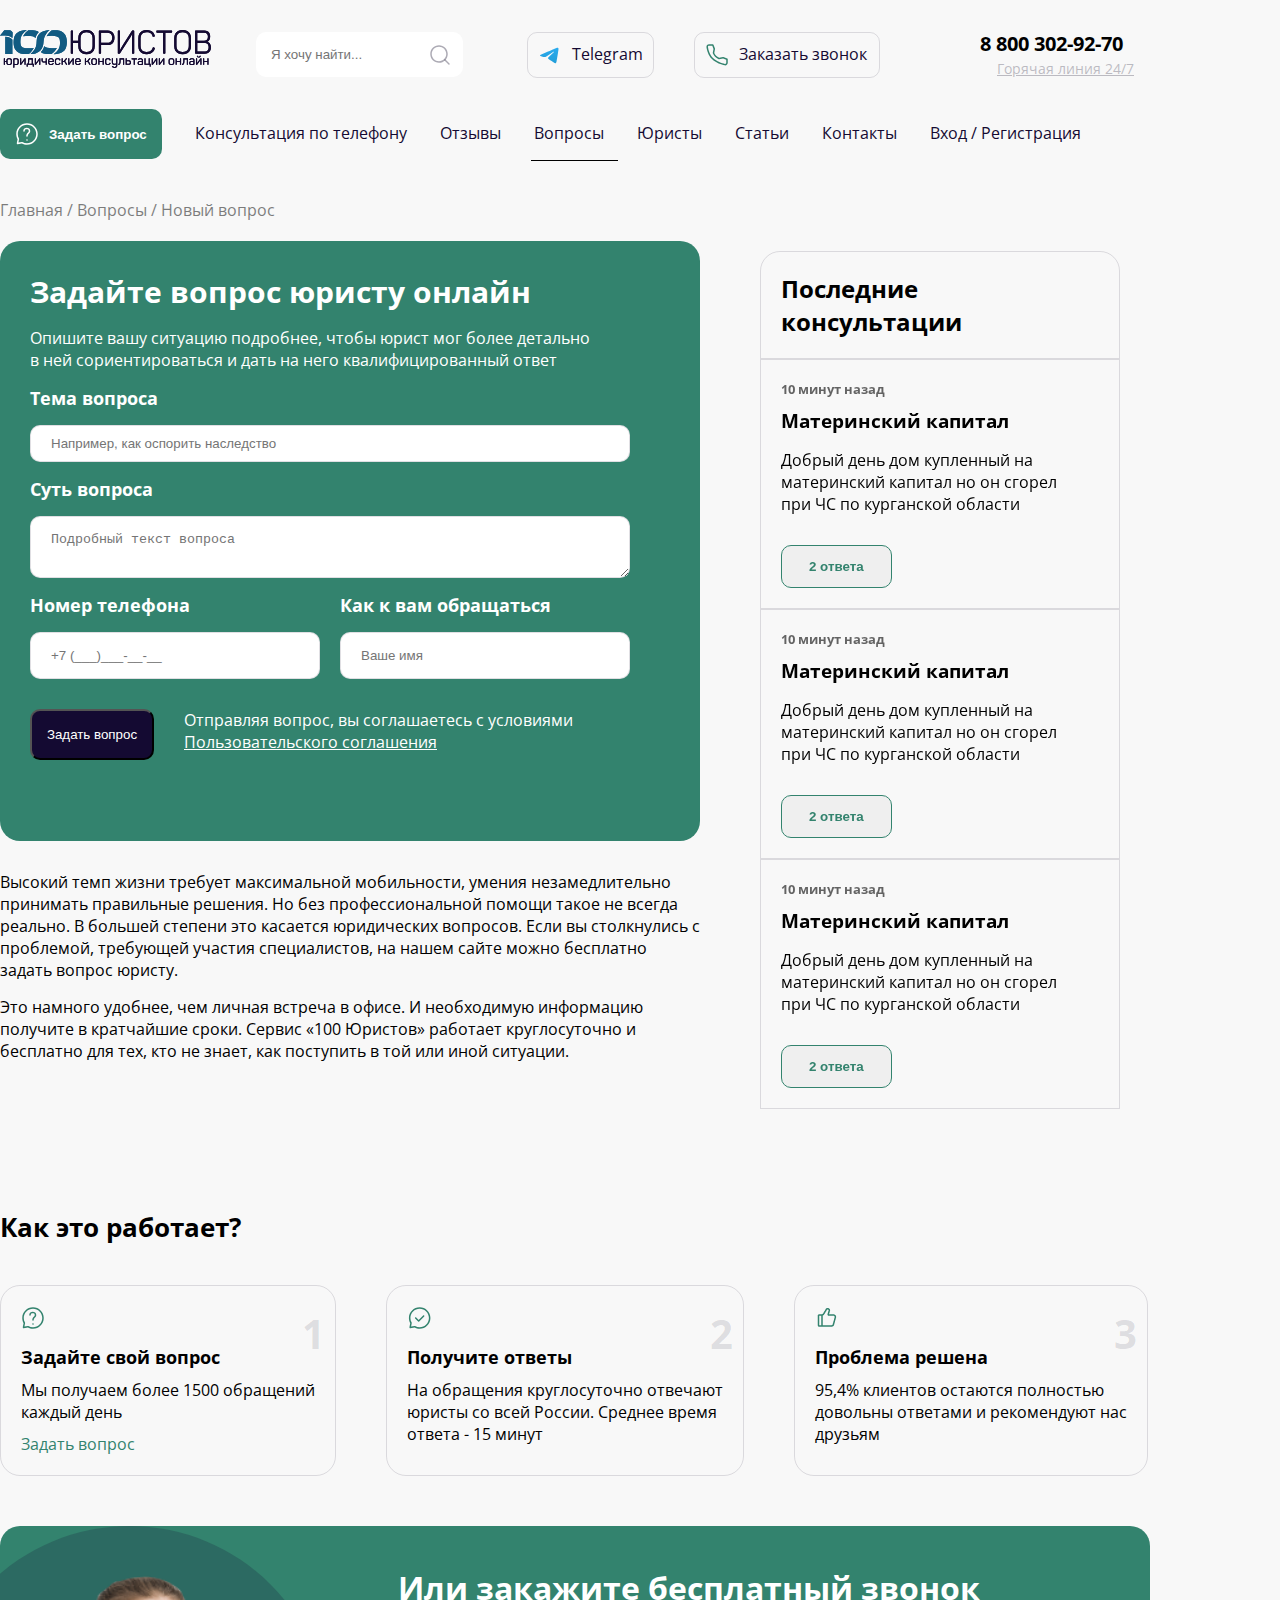
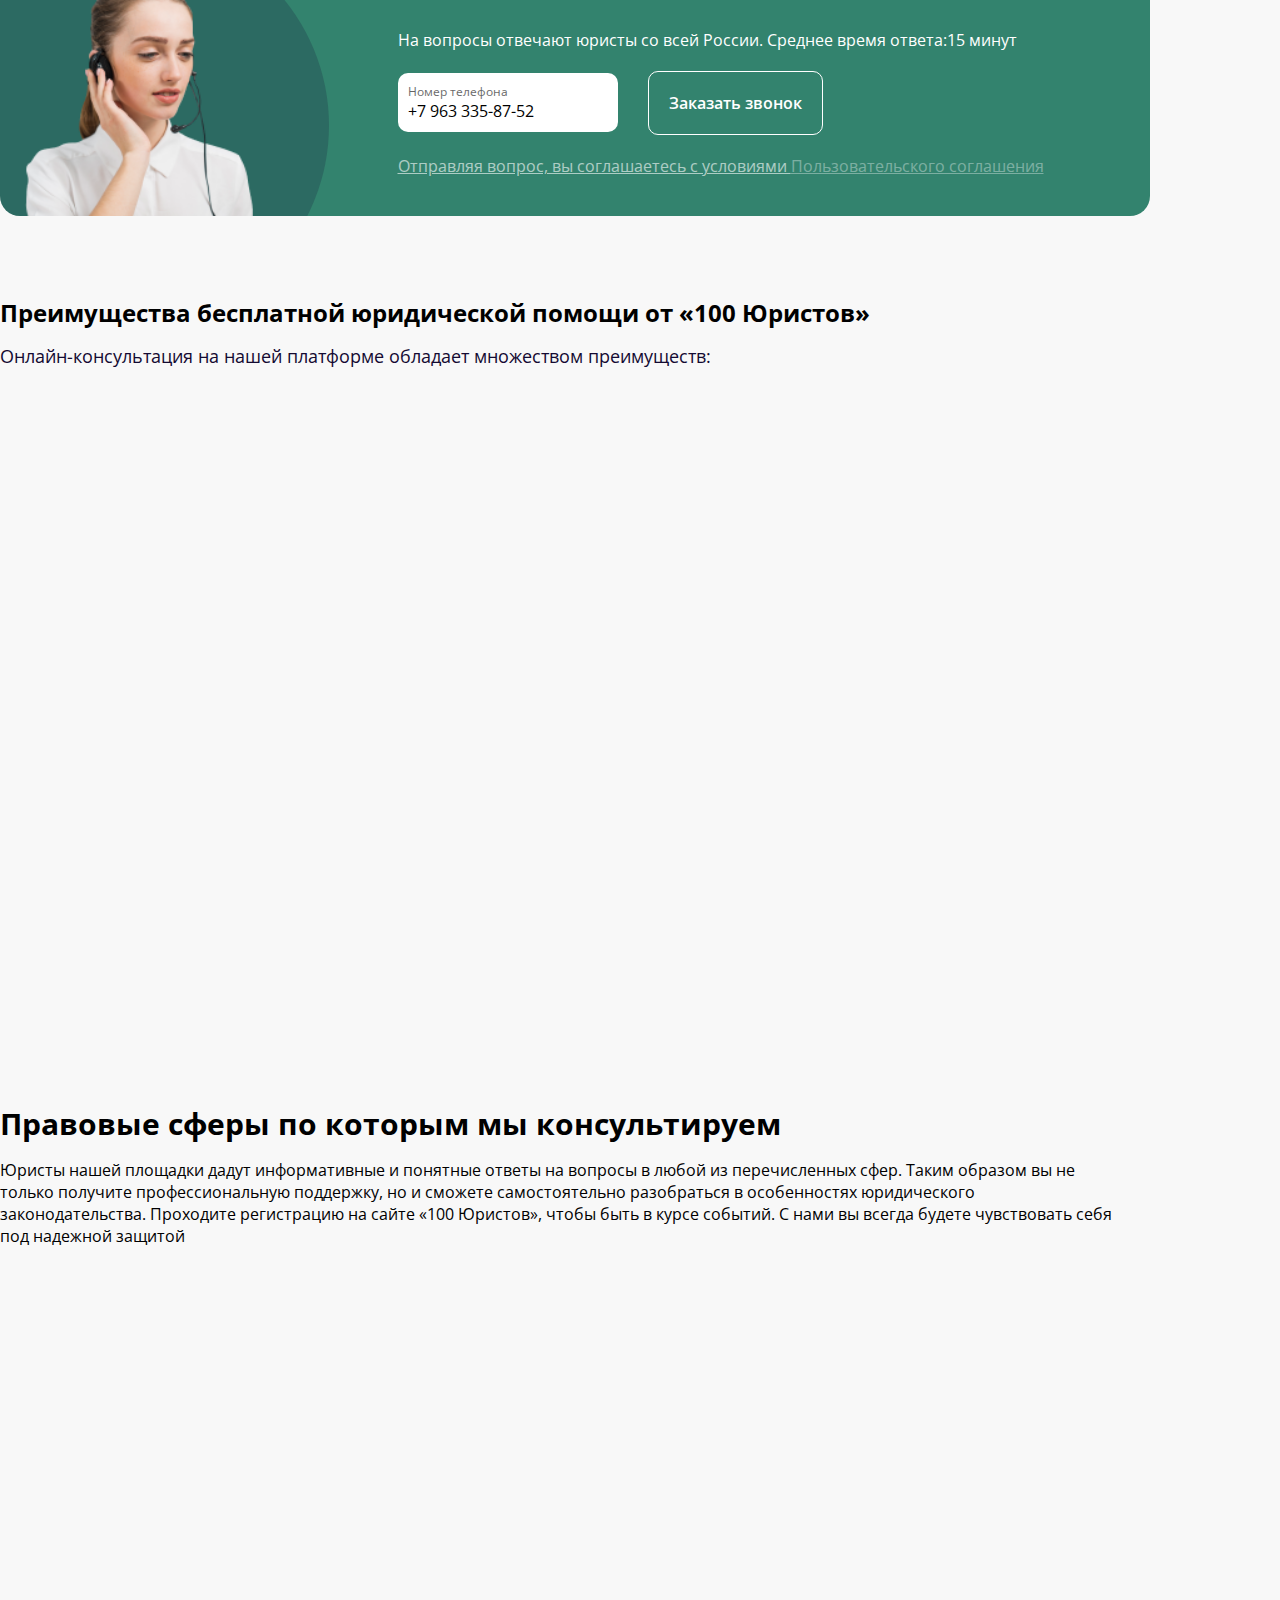
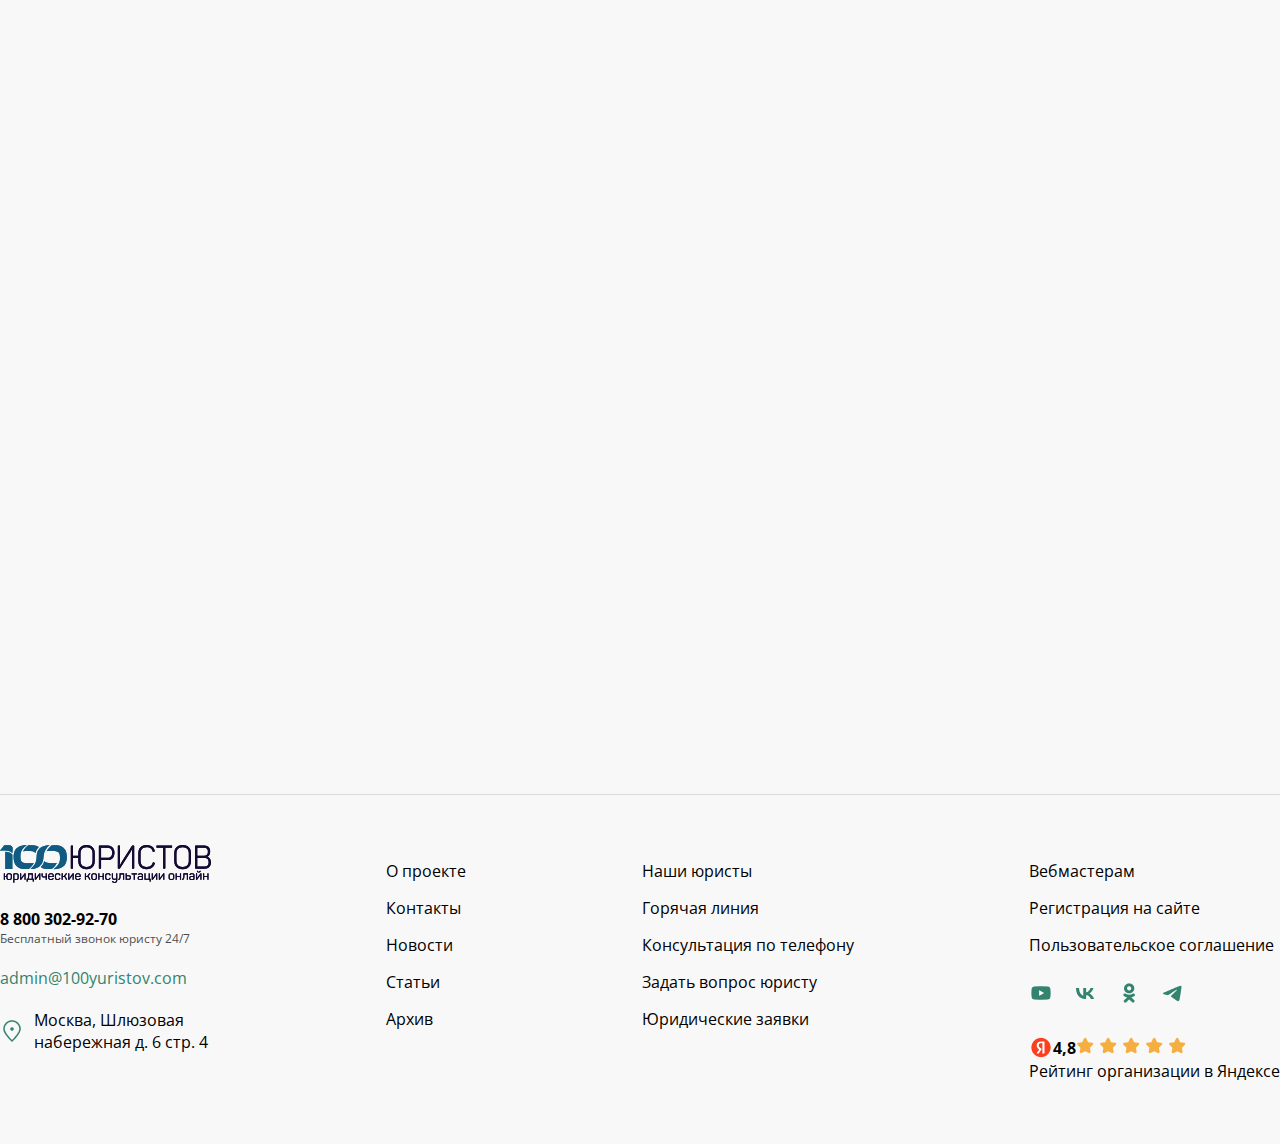
<file: lawyerQuestion.html>
<!DOCTYPE html>
<html lang="en">

<head>
    <meta charset="UTF-8">
    <meta name="viewport" content="width=device-width, initial-scale=1.0">
    <title>ask a lawyer a question</title>
    <link rel="stylesheet" href="css/lawyer a question.css">
    <link rel="preconnect" href="https://fonts.googleapis.com">
    <link rel="preconnect" href="https://fonts.gstatic.com" crossorigin>
    <link href="https://fonts.googleapis.com/css2?family=Open+Sans:ital,wght@1,400;1,600;1,700&display=swap"
        rel="stylesheet">

    <link rel="stylesheet" href="https://cdn.jsdelivr.net/npm/swiper@11/swiper-bundle.min.css" />
    <link href="https://unpkg.com/aos@2.3.1/dist/aos.css" rel="stylesheet">

</head>

<body>

    <header class="header">
        <div class="header-line">
            <div class="container">
                <div class="header-line-content">
                    <div class="header-line-left">
                        <img class="burger" src="icon/menu.svg">
                        <a href="index.html"><img class="logo" src="img/logo.svg" alt="logo"></a>
                        <div class="input-content">
                            <input class="input-header" type="text" placeholder="Я хочу найти...">
                            <img class="search" src="img/search.svg" alt="">

                        </div>
                        <!-- 390px -->
                        <div class="svg-cont">
                            <svg class="seargh-header" xmlns="http://www.w3.org/2000/svg" width="24" height="24"
                                viewBox="0 0 24 24" fill="none">
                                <path fill-rule="evenodd" clip-rule="evenodd"
                                    d="M16.4697 16.4697C16.7626 16.1768 17.2374 16.1768 17.5303 16.4697L21.5303 20.4697C21.8232 20.7626 21.8232 21.2374 21.5303 21.5303C21.2374 21.8232 20.7626 21.8232 20.4697 21.5303L16.4697 17.5303C16.1768 17.2374 16.1768 16.7626 16.4697 16.4697Z"
                                    fill="#33836E" />
                                <path fill-rule="evenodd" clip-rule="evenodd"
                                    d="M11 3.75C6.99594 3.75 3.75 6.99594 3.75 11C3.75 15.0041 6.99594 18.25 11 18.25C13.0057 18.25 14.82 17.4365 16.1333 16.1197C17.4421 14.8074 18.25 12.9988 18.25 11C18.25 6.99594 15.0041 3.75 11 3.75ZM2.25 11C2.25 6.16751 6.16751 2.25 11 2.25C15.8325 2.25 19.75 6.16751 19.75 11C19.75 13.4118 18.7732 15.597 17.1954 17.179C15.6121 18.7664 13.4202 19.75 11 19.75C6.16751 19.75 2.25 15.8325 2.25 11Z"
                                    fill="#33836E" />
                            </svg>
                            <svg  class="seargh-header2 profile" xmlns="http://www.w3.org/2000/svg" width="24" height="24"
                                viewBox="0 0 24 24" fill="none">
                                <path fill-rule="evenodd" clip-rule="evenodd"
                                    d="M12 12.75C8.54822 12.75 5.75 15.5482 5.75 19V20C5.75 20.4142 5.41421 20.75 5 20.75C4.58579 20.75 4.25 20.4142 4.25 20V19C4.25 14.7198 7.71979 11.25 12 11.25C16.2802 11.25 19.75 14.7198 19.75 19V20C19.75 20.4142 19.4142 20.75 19 20.75C18.5858 20.75 18.25 20.4142 18.25 20V19C18.25 15.5482 15.4518 12.75 12 12.75Z"
                                    fill="#33836E" />
                                <path fill-rule="evenodd" clip-rule="evenodd"
                                    d="M12 4.75C10.2051 4.75 8.75 6.20507 8.75 8C8.75 9.79493 10.2051 11.25 12 11.25C13.7949 11.25 15.25 9.79493 15.25 8C15.25 6.20507 13.7949 4.75 12 4.75ZM7.25 8C7.25 5.37665 9.37665 3.25 12 3.25C14.6234 3.25 16.75 5.37665 16.75 8C16.75 10.6234 14.6234 12.75 12 12.75C9.37665 12.75 7.25 10.6234 7.25 8Z"
                                    fill="#33836E" />
                            </svg>
                        </div>

                        <div class="header-line-right">
                            <div class="header-line-item">
                                <img src="img/telegram (1).svg" alt="">
                                <a href="#" class="header-line-item__text">Telegram</a>
                            </div>
                            <div class="header-line-item">
                                <img class="phone-img" src="img/phone (1).svg" alt="">
                                <a href="#" class="header-line-item__text1">Заказать звонок</a>
                            </div>
                            <div class="header-text-right">
                                <p class="title-phone">8 800 302-92-70</p>
                                <a href="order-call.html" class="supTitle-phone">Горячая линия 24/7</a>
                            </div>
                        </div>
                    </div>
                </div>
            </div>
        </div>
        <div class="header-bottom">
            <div class="container">
                <div class="header__content">

                    <button class="header-btn">
                        <img class="qustion-img" src="img/question.svg" alt="">
                        Задать вопрос
                    </button>
                    <div class="header-drop item-hidden">
                        <nav class="nav anim">
                            <ul>
                                <li>
                                    <a class="nav-link_header  " href="hot-line.html">Консультация по телефону</a>
                                </li>
                                <li>
                                    <a class="nav-link_header " href="">Отзывы</a>
                                </li>
                                <li>
                                    <a class="nav-link_header active " href="lawyerQuestion.html">Вопросы</a>
                                </li>
                                <li>
                                    <a class="nav-link_header " href="">Юристы</a>
                                </li>
                                <li>
                                    <a class="nav-link_header " href="">Статьи</a>
                                </li>
                                <li>
                                    <a class="nav-link_header " href="">Контакты</a>
                                </li>

                                <li>
                                    <p class="nav-link_header profile " >Вход / Регистрация</p>
                                </li>
                            </ul>
                        </nav>
                    </div>
                </div>
            </div>
        </div>
        <div class="profile-menu hidden ">
            <div class="profile-menu-content">
                <div class="profile-menu-header">
                    <p>Вход</p>
                    <button class="button">
                        <span class="X"></span>
                        <span class="Y"></span>
                        <div class="close">Close</div>
                      </button>
                </div>
                <div class="profile-menu-body">
                    <input class="profile-menu-input" placeholder="email" type="email">
                    <input class="profile-menu-input" placeholder="пароль" type="email">
                    <div class="container2">
                        <input type="checkbox" id="cbx2" style="display: none;">
                        <label for="cbx2" class="check">
                            <svg width="18px" height="18px" viewBox="0 0 18 18">
                                <path d="M 1 9 L 1 9 c 0 -5 3 -8 8 -8 L 9 1 C 14 1 17 5 17 9 L 17 9 c 0 4 -4 8 -8 8 L 9 17 C 5 17 1 14 1 9 L 1 9 Z"></path>
                                <polyline points="1 9 7 14 15 4"></polyline>
                            </svg>
                        </label>
                        <p>Запомнить меня</p>
                    </div>
                    <div class="profile-menu-footer">
                       <div class="profile-footer-cont">
                        <button class="profile-menu-btn" >Войти</button>
                        <p>ИЛИ</p>
                        <button class="profile-menu-btn black" >Зарегистрироваться</button>
                       </div>
                    </div>
                </div>
            </div>
        </div>
    </header>

    <section class="intro">
        <div class="container">
            <p class="first-text">Главная / Вопросы / Новый вопрос</p>


            <div class="intro-bar-content">
                <div class="bar-column">
                    <div class="intro-bar">
                        <h2 class="intro-bar-title">Задайте вопрос юристу онлайн</h2>
                        <p class="intro-bar-text">Опишите вашу ситуацию подробнее, чтобы юрист мог более детально в ней
                            сориентироваться и дать на него квалифицированный ответ</p>
                        <div class="incontainer">
                            <label class="theme-survey">Тема вопроса</label>
                            <input class="input" placeholder="Например, как оспорить наследство" type="text">
                        </div>
                        <div class="incontainer">
                            <label class="theme-survey">Суть вопроса</label>
                            <textarea class="textarea" placeholder="Подробный текст вопроса"></textarea>
                        </div>


                        <div class="input-cont ">
                            <div class="oneBlock">
                                <label class="oneBlock-num">Номер телефона</label>
                                <input class="oneBlock-num-input" placeholder="+7 (___)___-__-__" type="tel">
                            </div>
                            <div class="intro-twoBlock">
                                <label class="oneBlock-num">Как к вам обращаться</label>
                                <input class="oneBlock-num-input" placeholder="Ваше имя" type="tel">

                            </div>
                        </div>

                        <div class="intro-bar-footer">
                            <button class="intro-barBtn">
                                <p>Задать вопрос</p>
                            </button>
                            <p class="intro-bar-footer-text">Отправляя вопрос, вы соглашаетесь с условиями <a
                                    href="">Пользовательского соглашения</a></p>
                        </div>



                    </div>
                    <div class="doot-text">
                        <p>Высокий темп жизни требует максимальной мобильности, умения незамедлительно принимать
                            правильные
                            решения. Но без профессиональной помощи такое не всегда реально. В большей степени это
                            касается
                            юридических вопросов. Если вы столкнулись с проблемой, требующей участия специалистов, на
                            нашем
                            сайте можно бесплатно задать вопрос юристу.</p>
                        <p class="doot-text-text">Это намного удобнее, чем личная встреча в офисе. И необходимую
                            информацию получите в
                            кратчайшие сроки. Сервис «100 Юристов» работает круглосуточно и бесплатно для тех, кто не
                            знает, как поступить в той или иной ситуации.</p>
                    </div>
                </div>

                <div class="intro-bar_const">
                    <div class="head-lat-const">

                        <h3 class="intro-bar_const-title">Последние консультации</h3>
                    </div>

                    <div class="last__consultation-content">
                        <div class="swiper mySwiper">
                            <div class="swiper-wrapper">
                                <div class="swiper-slide">
                                    <div class="Feedback__from-our-customers-bottom">
                                        <div class="item-container">
                                            <div class="item-last__consultation  ">

                                                <h5 class="supTitle_last__consultation">10 минут назад</h5>
                                                <h3 class="last__consultation-title__in-item">Материнский капитал</h3>
                                                <p class="last__consultation-text">Добрый день дом купленный на
                                                    материнский
                                                    капитал
                                                    но он сгорел
                                                    при ЧС по курганской области</p>
                                                <button class="button_last__consultation top">2 ответа</button>
                                            </div>

                                            <div class="item-last__consultation item-hidden  ">

                                                <h5 class="supTitle_last__consultation">10 минут назад</h5>
                                                <h3 class="last__consultation-title__in-item">Материнский капитал</h3>
                                                <p class="last__consultation-text">Добрый день дом купленный на
                                                    материнский
                                                    капитал
                                                    но он сгорел
                                                    при ЧС по курганской области</p>
                                                <button class="button_last__consultation top">2 ответа</button>
                                            </div>

                                            <div class="item-last__consultation item-hidden  ">

                                                <h5 class="supTitle_last__consultation">10 минут назад</h5>
                                                <h3 class="last__consultation-title__in-item">Материнский капитал</h3>
                                                <p class="last__consultation-text">Добрый день дом купленный на
                                                    материнский
                                                    капитал
                                                    но он сгорел
                                                    при ЧС по курганской области</p>
                                                <button class="button_last__consultation top">2 ответа</button>
                                            </div>
                                        </div>
                                    </div>
                                </div>
                                <div class="swiper-slide">
                                    <div class="Feedback__from-our-customers-bottom">
                                        <div class="item-container">
                                            <div class="item-last__consultation  ">

                                                <h5 class="supTitle_last__consultation">10 минут назад</h5>
                                                <h3 class="last__consultation-title__in-item">Материнский капитал</h3>
                                                <p class="last__consultation-text">Добрый день дом купленный на
                                                    материнский
                                                    капитал
                                                    но он сгорел
                                                    при ЧС по курганской области</p>
                                                <button class="button_last__consultation top">2 ответа</button>
                                            </div>

                                            <div class="item-last__consultation item-hidden   ">

                                                <h5 class="supTitle_last__consultation">10 минут назад</h5>
                                                <h3 class="last__consultation-title__in-item">Материнский капитал</h3>
                                                <p class="last__consultation-text">Добрый день дом купленный на
                                                    материнский
                                                    капитал
                                                    но он сгорел
                                                    при ЧС по курганской области</p>
                                                <button class="button_last__consultation top">2 ответа</button>
                                            </div>

                                            <div class="item-last__consultation item-hidden   ">

                                                <h5 class="supTitle_last__consultation">10 минут назад</h5>
                                                <h3 class="last__consultation-title__in-item">Материнский капитал</h3>
                                                <p class="last__consultation-text">Добрый день дом купленный на
                                                    материнский
                                                    капитал
                                                    но он сгорел
                                                    при ЧС по курганской области</p>
                                                <button class="button_last__consultation top">2 ответа</button>
                                            </div>
                                        </div>
                                    </div>
                                </div>
                                <div class="swiper-slide">
                                    <div class="Feedback__from-our-customers-bottom">
                                        <div class="item-container">
                                            <div class="item-last__consultation  ">

                                                <h5 class="supTitle_last__consultation">10 минут назад</h5>
                                                <h3 class="last__consultation-title__in-item">Материнский капитал</h3>
                                                <p class="last__consultation-text">Добрый день дом купленный на
                                                    материнский
                                                    капитал
                                                    но он сгорел
                                                    при ЧС по курганской области</p>
                                                <button class="button_last__consultation top">2 ответа</button>
                                            </div>

                                            <div class="item-last__consultation item-hidden   ">

                                                <h5 class="supTitle_last__consultation">10 минут назад</h5>
                                                <h3 class="last__consultation-title__in-item">Материнский капитал</h3>
                                                <p class="last__consultation-text">Добрый день дом купленный на
                                                    материнский
                                                    капитал
                                                    но он сгорел
                                                    при ЧС по курганской области</p>
                                                <button class="button_last__consultation top">2 ответа</button>
                                            </div>

                                            <div class="item-last__consultation  item-hidden  ">

                                                <h5 class="supTitle_last__consultation">10 минут назад</h5>
                                                <h3 class="last__consultation-title__in-item">Материнский капитал</h3>
                                                <p class="last__consultation-text">Добрый день дом купленный на
                                                    материнский
                                                    капитал
                                                    но он сгорел
                                                    при ЧС по курганской области</p>
                                                <button class="button_last__consultation top">2 ответа</button>
                                            </div>
                                        </div>
                                    </div>
                                </div>

                            </div>
                        </div>
                    </div>


                </div>
    </section>


    <section class="how-this__work">
        <div class="container">
            <h3 class="nnblock__title">Как это работает?</h3>
            <div class="how-this-content">
                <div class="how-this-item  ">
                    <img src="icon/question-green.svg" alt="">
                    <h4 class="how-this-item-title">Задайте свой вопрос</h4>
                    <div class="number">
                        1
                    </div>
                    <p class="how-this-item-text">Мы получаем более 1500 обращений<br> каждый день</p>
                    <a class="question" href="#">Задать вопрос</a>
                </div>
                <div class="how-this-item anim">
                    <img src="icon/conplete.svg" alt="">
                    <h4 class="how-this-item-title">Получите ответы</h4>
                    <div class="number">
                        2
                    </div>
                    <p class="how-this-item-text">На обращения круглосуточно отвечают<br> юристы со всей России.
                        Среднее время<br> ответа - 15 минут</p>
                </div>
                <div class="how-this-item anim">
                    <img src="img/lauke.png" alt="">
                    <h4 class="how-this-item-title">Проблема решена</h4>
                    <div class="number">
                        3
                    </div>
                    <p class="how-this-item-text">95,4% клиентов остаются полностью<br> довольны ответами и
                        рекомендуют нас<br> друзьям</p>
                </div>
            </div>
        </div>
    </section>

    <section class="bar__info">
        <div class="container">
            <div class="bar-info__content">
                <div class="bar__info-OneBlock">
                    <img class="bar__info-img" src="img/woman-working-call-center 1.png" alt="">
                    <div class="circl-bar"></div>
                </div>
                <div class="bar__info-twoBlock">
                    <h2 class="bar__info-title">Или закажите бесплатный звонок</h2>
                    <p class="bar__info-supTitle">На вопросы отвечают юристы со всей России. Среднее время ответа:15
                        минут</p>
                    <div class="bar__info-flex__content">
                        <div class="bar__info-oneBlock-num">
                            <p class="bar__info-num-text">Номер телефона</p>
                            <p class="bar__info-num">+7 963 335-87-52</p>
                        </div>
                        <div class="bar__info-TwoBlock">
                            <a class="btn-cont-text">Заказать звонок</p>
                        </div>
                    </div>
                    <p class="bar__info-link">Отправляя вопрос, вы соглашаетесь с условиями <a class="bar__info-link a"
                            href="">Пользовательского соглашения</a></p>
                </div>
            </div>
        </div>
    </section>



    <section class="info-companu">
        <div class="container">
            <h2 class="search__title">Преимущества бесплатной юридической помощи от «100 Юристов»</h2>
            <p class="supTitle__info-companu">Онлайн-консультация на нашей платформе обладает множеством
                преимуществ:</p>
            <div data-aos="fade-up" class="info-companu-one__content">
                <div class="info-companu-one__item">
                    <div class="circle-img-companu">
                        <img src="icon/Vector (Stroke).svg" alt="">
                    </div>
                    <h3 class="item-companu-title">Оперативность</h3>
                    <p class="item-companu-text">«100 Юристов» - площадка, на которой получить ответ можно в считанные
                        минуты. Никаких длительных ожиданий и высоких гонораров за скорость, как делают многие
                        современные компании</p>
                </div>

                <div data-aos="fade-up" class="info-companu-one__item ">
                    <div class="circle-img-companu">
                        <img src="icon/piggy-bank.svg" alt="">
                    </div>
                    <h3 class="item-companu-title">Экономическая выгода</h3>
                    <p class="item-companu-text">Площадка не предусматривает оплаты. Чтобы задать вопрос, не нужно
                        никуда переводить деньги. Если впоследствии решите продолжить сотрудничество с выбранным юристом
                        или адвокатом, это уже будет платно. Но стоимость намного приятнее и доступна для каждого
                        обратившегося</p>
                </div>
            </div>



            <div data-aos="fade-up" class="info-companu-one__content">
                <div class="info-companu-two__item">
                    <div class="circle-img-companu">
                        <img class="img-comp" src="icon/thumbs-up.svg" alt="">
                    </div>
                    <h3 class="item-companu-title">Универсальность</h3>
                    <p class="item-companu-text">Получить ответ возможно на вопрос в любой правовой области.
                        Консультируем даже по уголовным делам
                    </p>
                </div>

                <div data-aos="fade-up" class="info-companu-two__item">
                    <div class="circle-img-companu">
                        <img class="img-comp" src="icon/lock1.png" alt="">
                    </div>
                    <h3 class="item-companu-title">Анонимность</h3>
                    <p class="item-companu-text">Для многих клиентов вопрос сохранения личных, персональных данных
                        особенно важен. Мы учитываем их пожелания и во время беседы гарантируем конфиденциальность. Не
                        важно, в какое время суток вы обратились за помощью. Сохраним анонимность</p>
                </div>

            </div>
        </div>
    </section>


   



    <section class="givInformation">
        <div class="container">
            <h3 class="givInformation__title">Правовые сферы по которым мы консультируем</h3>
            <p class="givInformation-text ">Юристы нашей площадки дадут информативные и понятные ответы на вопросы в
                любой из
                перечисленных сфер. Таким образом вы не только получите профессиональную поддержку, но и сможете
                самостоятельно разобраться в особенностях юридического законодательства.
                Проходите регистрацию на сайте «100 Юристов», чтобы быть в курсе событий. С нами вы всегда будете
                чувствовать себя под надежной защитой</p>
            <div data-aos="fade-up" class="givInformation-content">


                <div class="givInformation__item ">
                    <div class="item-content">
                        <div class="one-item-inf">
                            <img class="givInformation-img" src="icon/large-suitcase.jpg" alt="">
                        </div>
                        <div class="two-item-inf">
                            <h3 class="givInformation-item-item">Трудовое право</h3>
                        </div>
                    </div>
                    <p class="givInformation-item-text anim">Важнейшая отрасль, регулирующая рабочие отношения и ряд
                        общественных отношений, непосредственным образом связанных с трудовыми. Сюда входит
                        взаимодействие работников с работодателем или контакты между несколькими профессиональными
                        коллективами. Несмотря на наличие Трудового Комплекса, в этой сфере все чаще случаются конфликты
                        и споры. Нередки случаи, когда персонал необоснованно штрафуют или лишают премии/заработной
                        платы. Также в последние годы происходит огромное количество незаконных увольнений. Ситуации
                        разные, но решение одно – обращение к специалистам за разъяснением имеющихся прав и т.д. Задайте
                        вопрос специалисту в этой сфере. И получите грамотный ответ</p>
                </div>

                <div class="givInformation__item ">
                    <div class="item-content">
                        <div class="one-item-inf">
                            <img class="givInformation-img" src="img/pin-alt.png" alt="">
                        </div>
                        <div class="two-item-inf">
                            <h3 class="givInformation-item-item">Земельное право</h3>
                        </div>
                    </div>
                    <p class="givInformation-item-text">Самостоятельная отрасль, регулирующая отношения по использованию
                        и охране земельных ресурсов. Сегодня земельные участки, как объекты недвижимости, представляют
                        огромный интерес для людей, которые заботятся о собственном материальном благополучии. Они же
                        являются и предметов серьезных споров. Диапазон ситуаций обширный, начиная с признания права
                        собственности, вступления в наследство до разнообразных разделов недвижимого имущества,
                        например, при разводе. Если вы столкнулись с подобной проблемой, связанной с участком, без
                        профессиональной поддержки точно не обойтись. Особенно если она нужна срочно. Достаточно
                        написать свой вопрос на сайте, без регистрации. Мы в течение нескольких минут онлайн ответим.
                    </p>
                </div>
            </div>


            <div data-aos="fade-up" class="givInformation-content">
                <div class="givInformation__item ">
                    <div class="item-content">
                        <div class="one-item-inf">
                            <img class="givInformation-img" src="icon-2/building.svg" alt="">
                        </div>
                        <div class="two-item-inf">
                            <h3 class="givInformation-item-item">Жилищное право</h3>
                        </div>
                    </div>
                    <p class="givInformation-item-text">Это собирательная категория, включающая гражданские, семейные,
                        финансовые, административные и иные отношения, регулируемые разными законодательными отраслями.
                        Жилищные правоотношения возникают по следующим поводам: осуществление права владения,
                        пользования помещениями, отнесение помещений к числу жилых, ремонт жилищного фонда, учет,
                        внесение платы за коммунальные услуги и т.д. Спорных ситуаций и в этом направлении немало. Часто
                        они возникают между членами семей, гражданами и застройщиками, покупателями и риелторами.
                        Разбираться в них собственными силами – не лучшее решение. Рекомендуем перед тем, как
                        действовать, задать вопрос нашим специалистам и получить оперативный, подробный ответ.</p>
                </div>
                <div class="givInformation__item ">
                    <div class="item-content">
                        <div class="one-item-inf">
                            <img class="givInformation-img" src="icon/group.jpg" alt="">
                        </div>
                        <div class="two-item-inf">
                            <h3 class="givInformation-item-item">Семейное право</h3>
                        </div>
                    </div>
                    <p class="givInformation-item-text">Регулирует особую отрасль человеческих взаимоотношений, имеющих
                        глубоко личностный характер: супружество, материнство, отцовство, родительские права и т.д.
                        Самые распространенные семейные споры: разводы, раздел имущества, ограничение и лишение
                        родительских прав. Многие из перечисленных и другие ситуации неизменно заканчиваются в суде.
                        Если вы раньше с подобным не сталкивались, и не знаете, как правильно поступить, воспользуйтесь
                        помощью наших юристов.</p>
                </div>
            </div>
            <div data-aos="fade-up" class="givInformation-content ">
                <div class="givInformation__item ">
                    <div class="item-content">
                        <div class="one-item-inf">
                            <img class="givInformation-img" src="img/shield-check.svg" alt="">
                        </div>
                        <div class="two-item-inf">
                            <h3 class="givInformation-item-item">Страховое право</h3>
                        </div>
                    </div>
                    <p class="givInformation-item-text2">Страхование – обширная сфера деятельности, возникшая в связи с
                        необходимостью юридического закрепления отношений между страхователем и страховщиком. Несмотря
                        на то, что данное направление права строго регламентировано, не обходится и без неприятных
                        ситуаций. Чаще всего виновником становится страховая компания, которая: отказала в выплате
                        компенсации, незаконно занижает размер страховой выплаты, задерживает оплату по страховому
                        полису. В этом случае пострадавшее лицо вполне может попробовать самостоятельно урегулировать
                        проблему. Но практика показала, что для этого нужно серьезно подготовиться и даже заручиться
                        поддержкой юриста или адвоката. Наши специалисты готовы проконсультировать в формате
                        «вопрос-ответ», а также оказать в дальнейшем реальную помощь, например, представляя интересы
                        страхователя в суде</p>
                </div>

            </div>
        </div>
    </section>

    <footer class="footer">
        <div class="container">
            <div class="footer-content">
                <div class="footer-item">
                    <img class="el" src="img/logo.svg " alt="">
                    <p class="num-foot "><strong>8 800 302-92-70</strong></p>
                    <p class="num-foo el">Бесплатный звонок юристу 24/7</p>
                    <a class="email-foot el" href="#">admin@100yuristov.com</a>
                    <div class="footer-block ">
                        <img src="img/pin-alt.png " alt="">
                        <p class="img-text ">Москва, Шлюзовая<br> набережная д. 6 стр. 4</p>
                    </div>
                </div>
                <div class="footer-item">
                    <a href="" class="el2">О проекте</a>
                    <a href="" class="el2">Контакты</a>
                    <a href="" class="el2">Новости</a>
                    <a href="" class="el2">Статьи</a>
                    <a href="" class="el2">Архив</a>
                </div>

                <div class="footer-item">
                    <a href="" class="el2">Наши юристы</a>
                    <a href="order-call.html" class="el2">Горячая линия</a>
                    <a href="hot-line.html" class="el2">Консультация по телефону</a>
                    <a href="lawyerQuestion.html" class="el2">Задать вопрос юристу</a>
                    <a href="" class="el2">Юридические заявки</a>
                </div>
                <div class="footer-item">
                    <p class="el2">Вебмастерам</p>
                    <p class="el2">Регистрация на сайте</p>
                    <p class="el2">Пользовательское соглашение</p>
                    <img class="frame-foot" src="img/Frame 1089.png" alt="">


                    <div class="right-Feedback__from-our-customers fot">
                        <div class="one-row__cont">
                            <div class="central-cont">
                                <img src="icon/yandex.png" alt="">
                                <b>4,8</b>
                            </div>
                            <div class="star-cont">
                                <img src="icon/star.svg" alt="">
                                <img src="icon/star.svg" alt="">
                                <img src="icon/star.svg" alt="">
                                <img src="icon/star.svg" alt="">
                                <img src="icon/star.svg" alt="">
                            </div>
                        </div>
                        <p class="rating-organization">Рейтинг организации в Яндексе</p>
                    </div>
                </div>
            </div>
        </div>
    </footer>
    <script src="https://unpkg.com/aos@2.3.1/dist/aos.js"></script>
    <script src="https://cdn.jsdelivr.net/npm/swiper@11/swiper-bundle.min.js"></script>
    <script>
        var swiper = new Swiper(".mySwiper", {});
        AOS.init();
        </script>
        <script src="js/burger.js"></script>


</body>

</html>
</file>
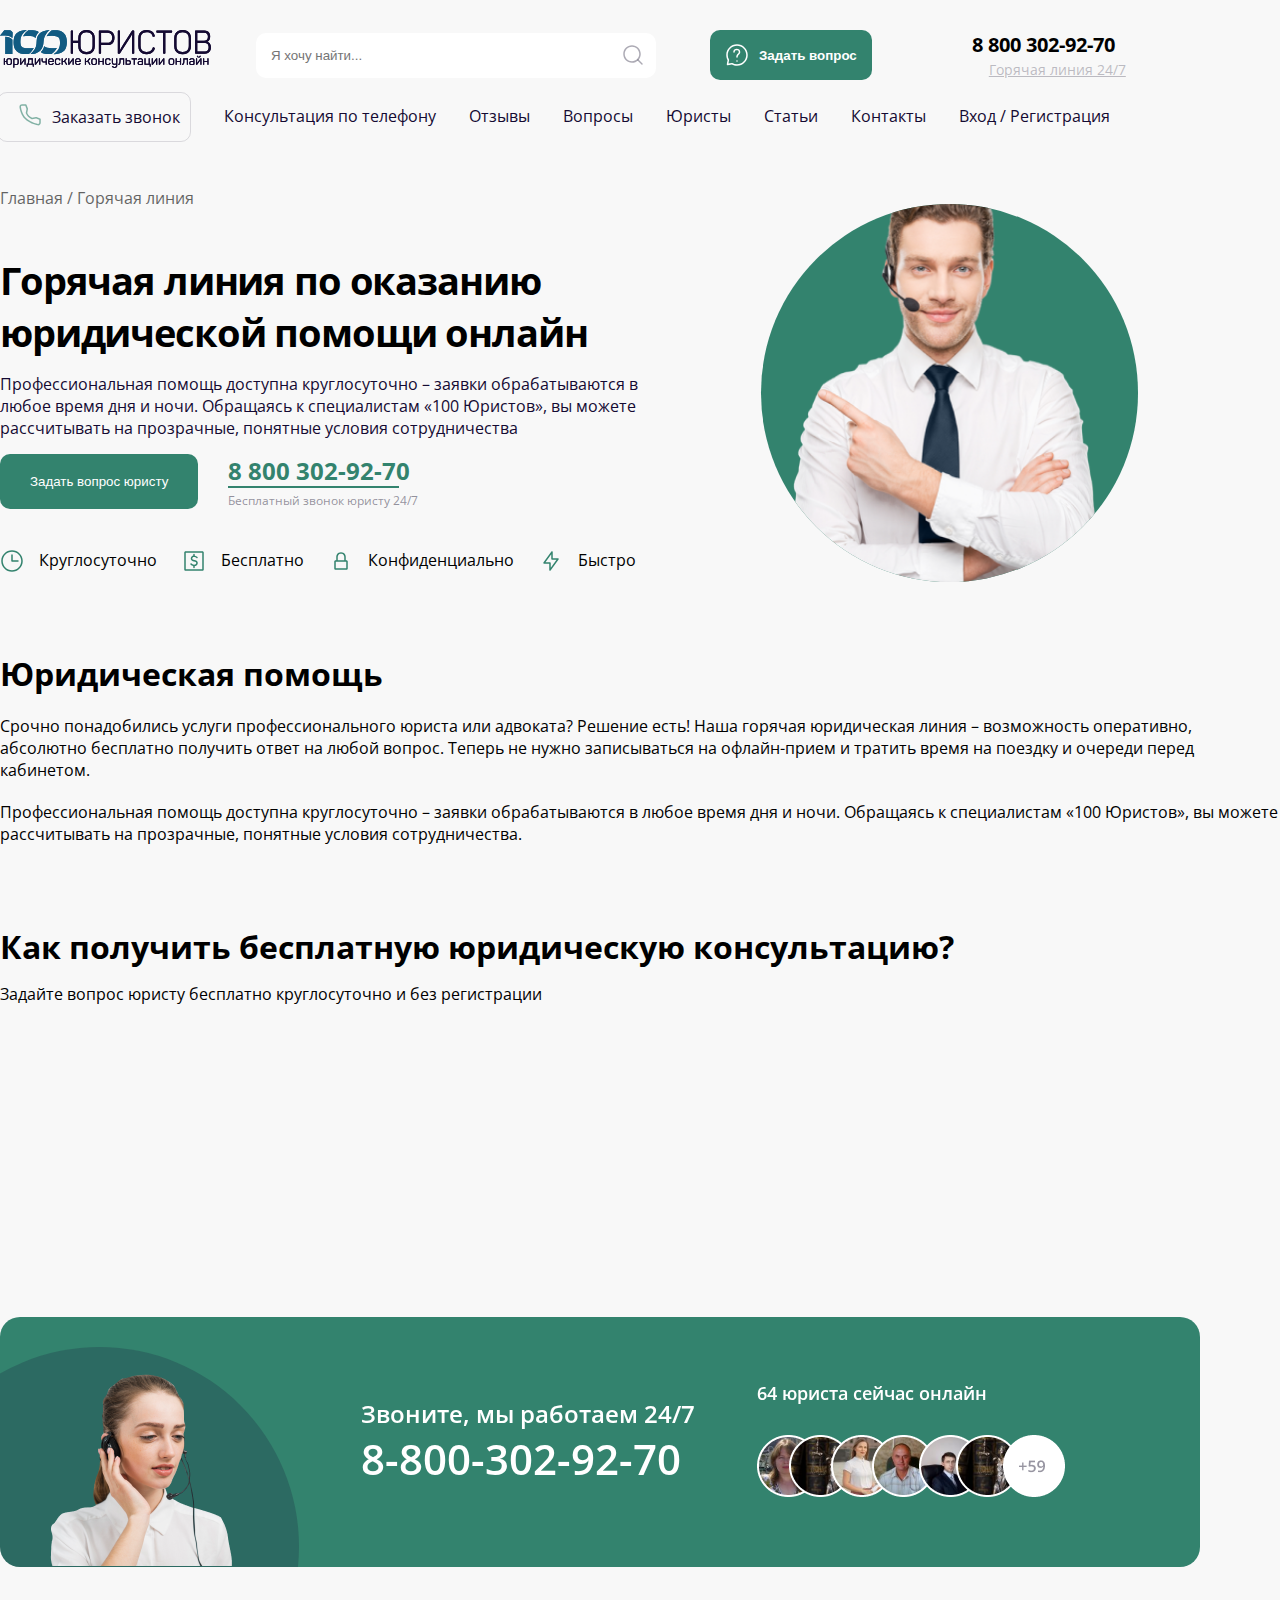
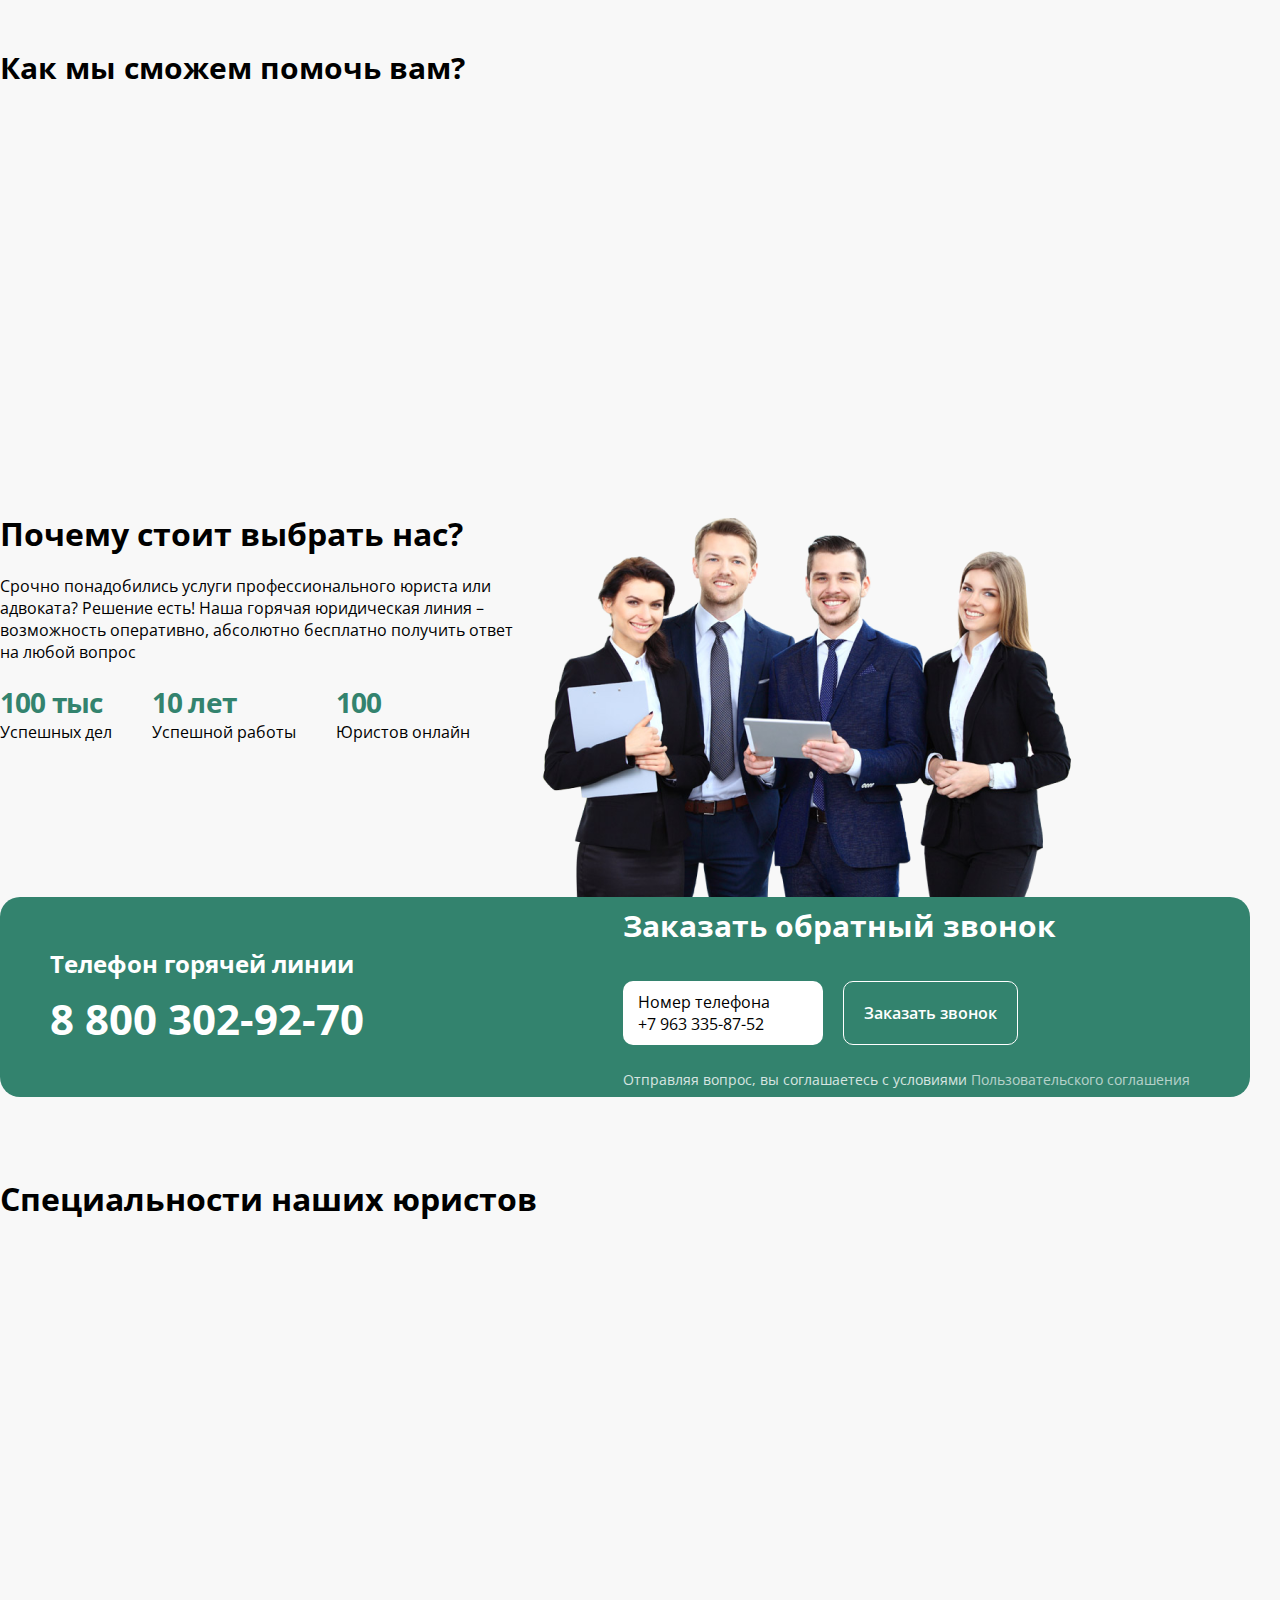
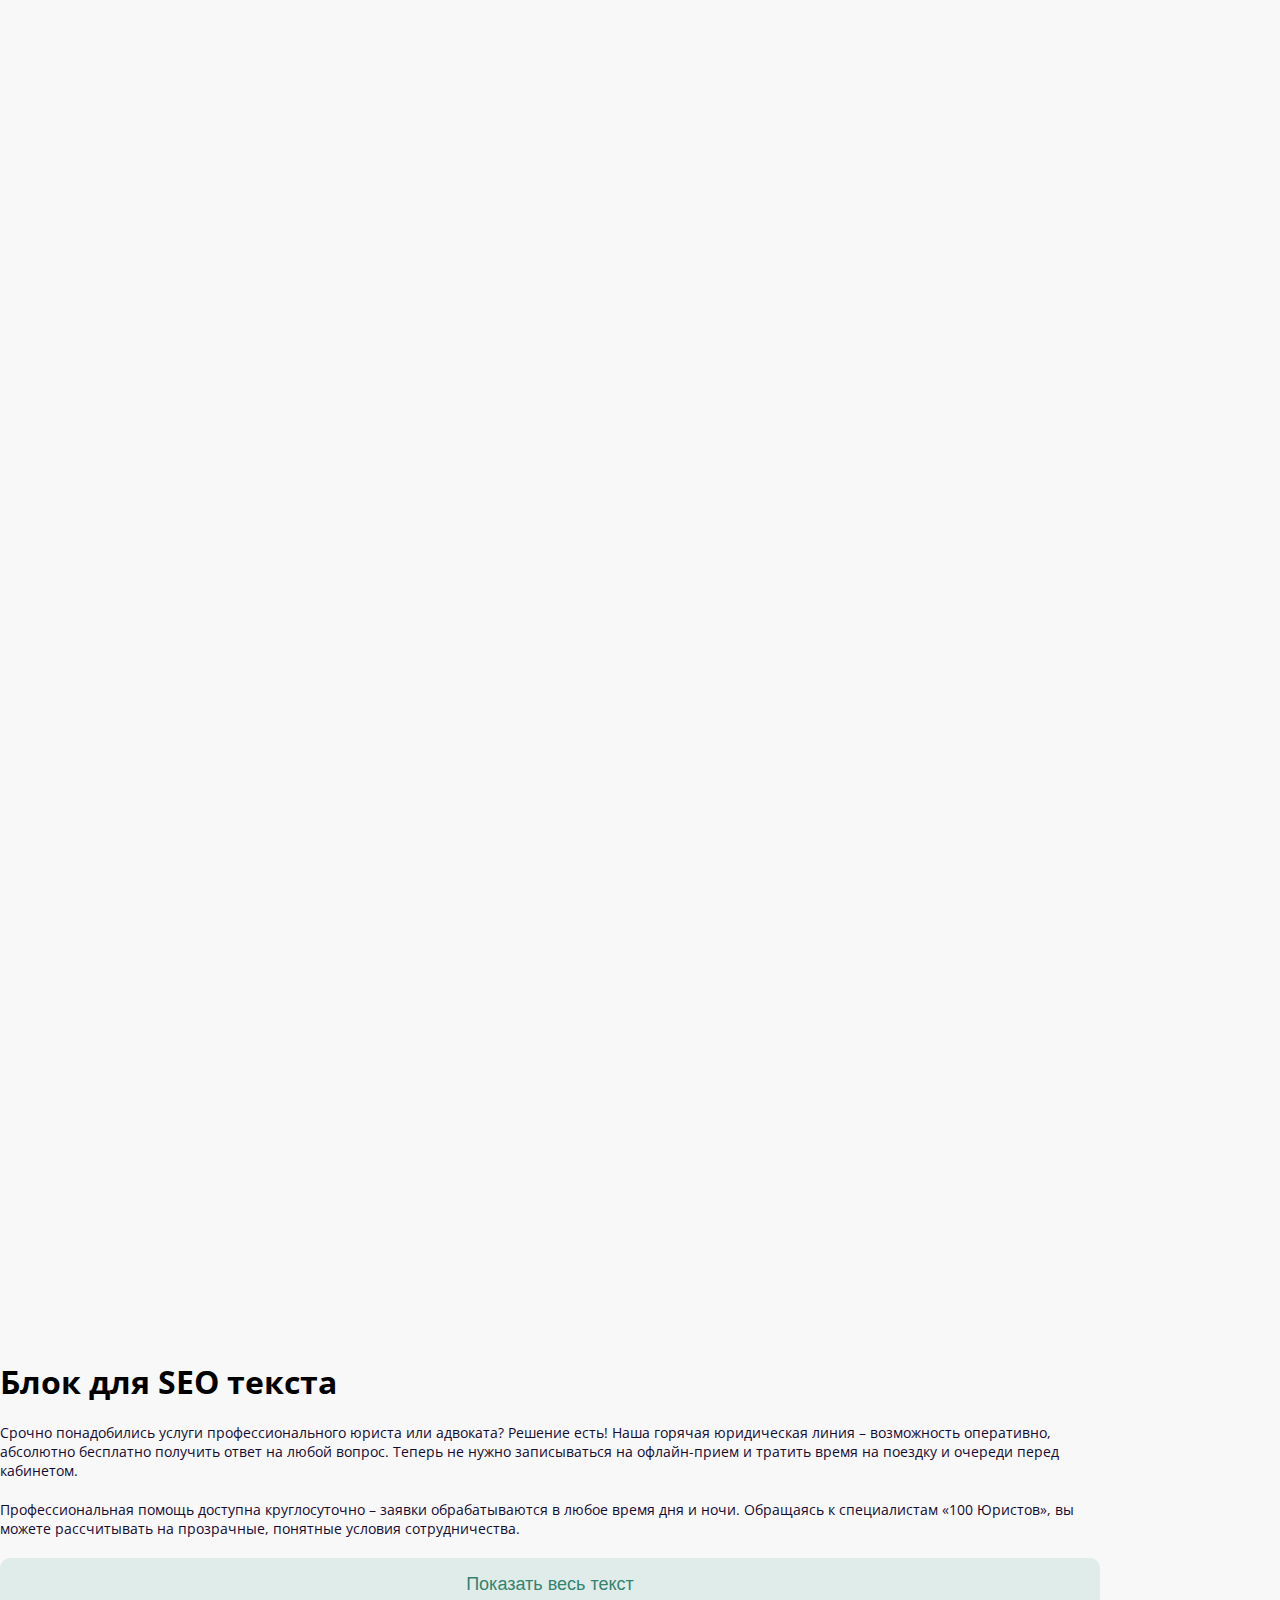
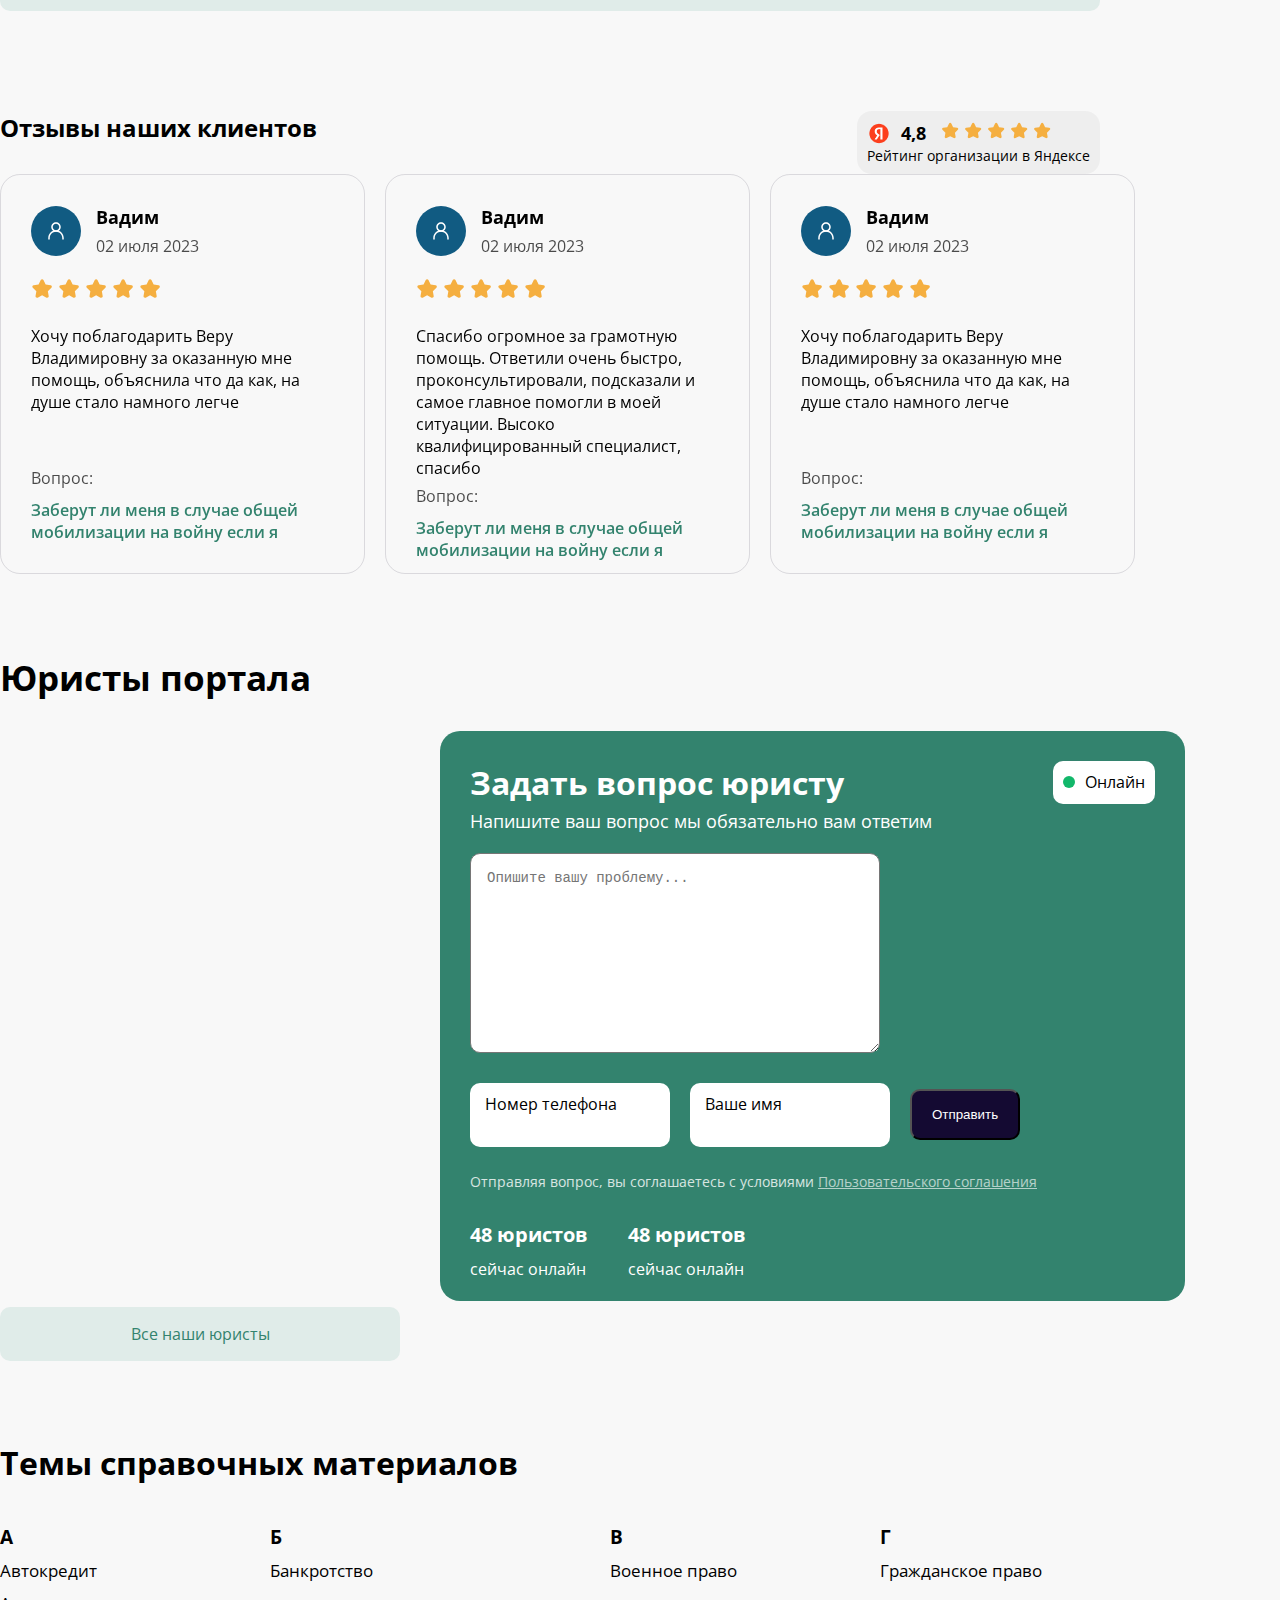
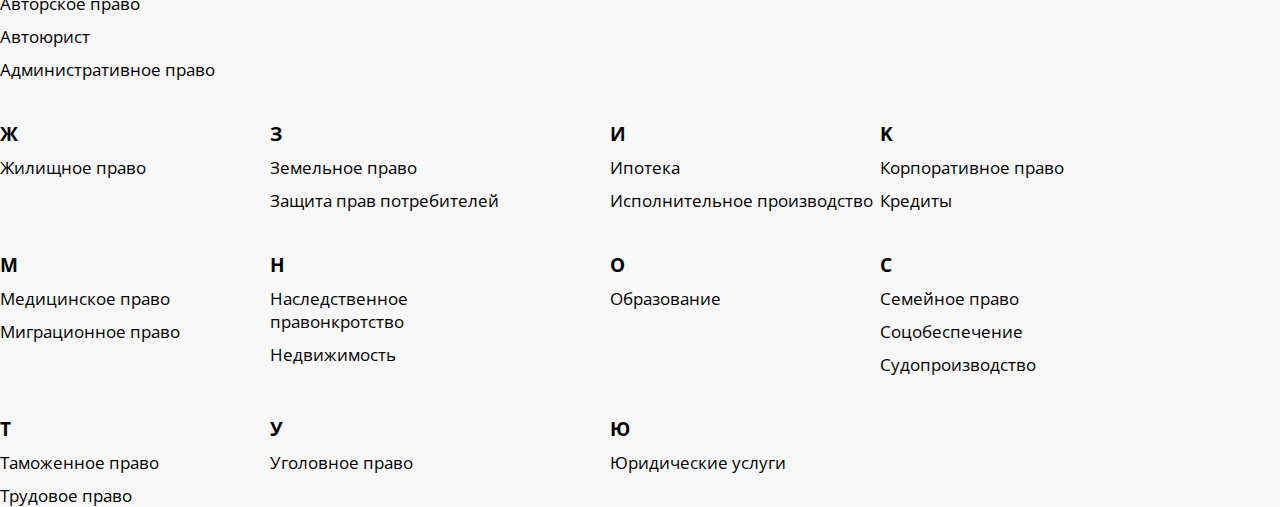
<file: order-call.html>
<!DOCTYPE html>
<html lang="en">

<head>
    <meta charset="UTF-8">
    <meta name="viewport" content="width=device-width, initial-scale=1.0">
    <title>order a call</title>
    <link rel="stylesheet" href="css/orderCall.css">
    <link rel="preconnect" href="https://fonts.googleapis.com">
    <link rel="preconnect" href="https://fonts.gstatic.com" crossorigin>
    <link href="https://fonts.googleapis.com/css2?family=Open+Sans:ital,wght@1,400;1,600;1,700&display=swap"
        rel="stylesheet">
    <link rel="stylesheet" href="https://cdn.jsdelivr.net/npm/swiper@11/swiper-bundle.min.css" />
    <link href="https://unpkg.com/aos@2.3.1/dist/aos.css" rel="stylesheet">
</head>

<body>
    <header class="header">
        <div class="header-line">
            <div class="container">
                <div class="header-line-content">
                    <div class="header-line-left">
                        <img class="burger" src="icon/menu.svg">
                        <a href="index.html">
                            <img class="logo" src="img/logo.svg" alt="logo">
                        </a>
                        <div class="input-content">
                            <input class="input" type="text" placeholder="Я хочу найти...">
                            <img class="search" src="img/search.svg" alt="">

                        </div>
                        <!-- 390px -->
                        <div class="svg-cont">
                            <svg class="seargh-header" xmlns="http://www.w3.org/2000/svg" width="24" height="24"
                                viewBox="0 0 24 24" fill="none">
                                <path fill-rule="evenodd" clip-rule="evenodd"
                                    d="M16.4697 16.4697C16.7626 16.1768 17.2374 16.1768 17.5303 16.4697L21.5303 20.4697C21.8232 20.7626 21.8232 21.2374 21.5303 21.5303C21.2374 21.8232 20.7626 21.8232 20.4697 21.5303L16.4697 17.5303C16.1768 17.2374 16.1768 16.7626 16.4697 16.4697Z"
                                    fill="#33836E" />
                                <path fill-rule="evenodd" clip-rule="evenodd"
                                    d="M11 3.75C6.99594 3.75 3.75 6.99594 3.75 11C3.75 15.0041 6.99594 18.25 11 18.25C13.0057 18.25 14.82 17.4365 16.1333 16.1197C17.4421 14.8074 18.25 12.9988 18.25 11C18.25 6.99594 15.0041 3.75 11 3.75ZM2.25 11C2.25 6.16751 6.16751 2.25 11 2.25C15.8325 2.25 19.75 6.16751 19.75 11C19.75 13.4118 18.7732 15.597 17.1954 17.179C15.6121 18.7664 13.4202 19.75 11 19.75C6.16751 19.75 2.25 15.8325 2.25 11Z"
                                    fill="#33836E" />
                            </svg>
                            <svg class="seargh-header2 profile" xmlns="http://www.w3.org/2000/svg" width="24"
                                height="24" viewBox="0 0 24 24" fill="none">
                                <path fill-rule="evenodd" clip-rule="evenodd"
                                    d="M12 12.75C8.54822 12.75 5.75 15.5482 5.75 19V20C5.75 20.4142 5.41421 20.75 5 20.75C4.58579 20.75 4.25 20.4142 4.25 20V19C4.25 14.7198 7.71979 11.25 12 11.25C16.2802 11.25 19.75 14.7198 19.75 19V20C19.75 20.4142 19.4142 20.75 19 20.75C18.5858 20.75 18.25 20.4142 18.25 20V19C18.25 15.5482 15.4518 12.75 12 12.75Z"
                                    fill="#33836E" />
                                <path fill-rule="evenodd" clip-rule="evenodd"
                                    d="M12 4.75C10.2051 4.75 8.75 6.20507 8.75 8C8.75 9.79493 10.2051 11.25 12 11.25C13.7949 11.25 15.25 9.79493 15.25 8C15.25 6.20507 13.7949 4.75 12 4.75ZM7.25 8C7.25 5.37665 9.37665 3.25 12 3.25C14.6234 3.25 16.75 5.37665 16.75 8C16.75 10.6234 14.6234 12.75 12 12.75C9.37665 12.75 7.25 10.6234 7.25 8Z"
                                    fill="#33836E" />
                            </svg>
                        </div>

                        <div class="header-line-right">
                            <button class="header-btn">
                                <img class="qustion-img" src="img/question.svg" alt="">
                                Задать вопрос
                            </button>

                            <div class="header-text-right">
                                <p class="title-phone">8 800 302-92-70</p>
                                <a href="order-call.html" class="supTitle-phone">Горячая линия 24/7</p>
                            </div>
                        </div>
                    </div>
                </div>
            </div>
        </div>
        <div class="header-bottom">
            <div class="container">
                <div class="header__content">

                    <div class="header-line-item">
                        <img class="phone-img" src="img/phone (1).svg" alt="">
                        <a href="#" class="header-line-item__text">Заказать звонок</a>
                    </div>

                    <div class="header-drop  ">
                        <nav class="nav ">
                            <ul>
                                <li>
                                    <a class="nav-link_header " href="hot-line.html">Консультация по телефону</a>
                                </li>
                                <li>
                                    <a class="nav-link_header " href="">Отзывы</a>
                                </li>
                                <li>
                                    <a class="nav-link_header " href="lawyerQuestion.html">Вопросы</a>
                                </li>
                                <li>
                                    <a class="nav-link_header " href="">Юристы</a>
                                </li>
                                <li>
                                    <a class="nav-link_header " href="">Статьи</a>
                                </li>
                                <li>
                                    <a class="nav-link_header " href="">Контакты</a>
                                </li>

                                <li>
                                    <p class="nav-link_header profile">Вход / Регистрация</p>
                                   
                                </li>
                            </ul>
                        </nav>
                    </div>
                </div>
            </div>
        </div>
        <div class="profile-menu hidden ">
            <div class="profile-menu-content">
                <div class="profile-menu-header">
                    <p>Вход</p>
                    <button class="button">
                        <span class="X"></span>
                        <span class="Y"></span>
                        <div class="close">Close</div>
                      </button>
                </div>
                <div class="profile-menu-body">
                    <input class="profile-menu-input" placeholder="email" type="email">
                    <input class="profile-menu-input" placeholder="пароль" type="email">
                    <div class="container2">
                        <input type="checkbox" id="cbx2" style="display: none;">
                        <label for="cbx2" class="check">
                            <svg width="18px" height="18px" viewBox="0 0 18 18">
                                <path d="M 1 9 L 1 9 c 0 -5 3 -8 8 -8 L 9 1 C 14 1 17 5 17 9 L 17 9 c 0 4 -4 8 -8 8 L 9 17 C 5 17 1 14 1 9 L 1 9 Z"></path>
                                <polyline points="1 9 7 14 15 4"></polyline>
                            </svg>
                        </label>
                        <p>Запомнить меня</p>
                    </div>
                    <div class="profile-menu-footer">
                       <div class="profile-footer-cont">
                        <button class="profile-menu-btn" >Войти</button>
                        <p>ИЛИ</p>
                        <button class="profile-menu-btn black" >Зарегистрироваться</button>
                       </div>
                    </div>
                </div>
            </div>
        </div>
    </header>

    <section>
        <div class="intro">
            <div class="container">
                <p class="first__text">Главная / Горячая линия</p>
                <div class="intro-content">
                    <div class="inro_oneBlock">
                        <h1 class="intro-title">Горячая линия по оказанию юридической помощи онлайн</h1>
                        <p class="supTitle-intro">Профессиональная помощь доступна круглосуточно – заявки обрабатываются
                            в любое время дня и ночи. Обращаясь к специалистам «100 Юристов», вы можете рассчитывать на
                            прозрачные, понятные условия сотрудничества</p>

                        <div class="info-intro_block">
                            <button class="btn-intro">Задать вопрос юристу</button>
                            <div class="intro_blockTwo">
                                <p class="intro_blockTwo-num">8 800 302-92-70</p>
                                <p class="freeCallLaw">Бесплатный звонок юристу 24/7</p>
                            </div>

                        </div>
                        <div class="foot-itro">
                            <img src="icon/clock.svg" alt="">
                            <p>Круглосуточно</p>
                            <img src="icon/money-square.svg" alt="">
                            <p>Бесплатно</p>
                            <img src="icon/lock.svg" alt="">
                            <p>Конфиденциально</p>
                            <img class="lst-img" src="icon/flash.svg" alt="">
                            <p>Быстро</p>
                        </div>
                    </div>

                    <div class="inro_twoBlock">
                        <div class="circl-intro">
                            <img class="intro-img" src="img/order-inro.png" alt="">
                        </div>
                    </div>
                </div>





            </div>
        </div>
    </section>

    <section>
        <div class="help">
            <div class="container">
                <h3 class="help-title">Юридическая помощь</h3>
                <p>Срочно понадобились услуги профессионального юриста или адвоката? Решение есть! Наша горячая
                    юридическая линия – возможность оперативно, абсолютно бесплатно получить ответ на любой вопрос.
                    Теперь не нужно записываться на офлайн-прием и тратить время на поездку и очереди перед кабинетом.
                </p>
                <p>Профессиональная помощь доступна круглосуточно – заявки обрабатываются в любое время дня и ночи.
                    Обращаясь к специалистам «100 Юристов», вы можете рассчитывать на прозрачные, понятные условия
                    сотрудничества.</p>
            </div>
        </div>
    </section>

    <section>
        <div class="howGetConsul">
            <div class="container">
                <h3 class="howGetConsul-title">Как получить бесплатную юридическую консультацию?</h3>
                <p class="howGetConsul-suPtitle">Задайте вопрос юристу бесплатно круглосуточно и без регистрации</p>

                <div data-aos="fade-up" class="howGetConsul-content">
                    <div class="howGetConsul-item">
                        <img src="img/phone (1).svg" alt="">
                        <p class="howGetConsul__text1">По телефону горячей линии</p>
                        <p class="howGetConsul__text2">8 800 302-92-70</p>
                        <a href="" class="order-call">Заказать звонок</a>
                    </div>

                    <div class="howGetConsul-item">
                        <img src="icon-2/reply.svg" alt="">
                        <p class="howGetConsul__text1 last">Задать свой вопрос на сайте и получить ответ онлайн</p>
                        <a href="" class="order-call">Заказать звонок</a>
                    </div>

                    <div class="howGetConsul-item">
                        <img src="icon-2/chat-lines.svg" alt="">
                        <p class="howGetConsul__text1 last">Отправить запрос на обратный звонок юриста</p>

                        <a href="" class="order-call">Заказать звонок</a>
                    </div>

                    <div class="howGetConsul-item">
                        <img src="icon-2/building.svg" alt="">
                        <p class="howGetConsul__text1 last ">Записаться на очную консультацию в офис</p>

                        <a href="" class="order-call">Заказать звонок</a>
                    </div>
                </div>
            </div>
        </div>
    </section>


    <section class="supIntro">
        <div class="container">
            <div class="supIntro-content">
                <div class="supIntro__one-block">
                    <img class="supIntro__one-img" src="img/woman-working-call-center 1.png" alt="">
                    <div class="block-circl"></div>
                </div>
                <div class="supIntro__two-block">
                    <h3 class="supIntro__title">Звоните, мы работаем 24/7</h3>
                    <p class="supIntro__text">8-800-302-92-70</p>
                </div>
                <div class="supIntro__tree-block">
                    <p class="supIntro__tree-text">64 юриста сейчас онлайн</p>
                    <div class="gallery-block">
                        <img class="gallery__item9 one gal" src="icon/Ellipse 15.png" alt="">
                        <img class="gallery__item gal" src="icon/Ellipse 20.png" alt="">
                        <img class="gallery__item2 gal" src="icon/Ellipse 16.png" alt="">
                        <img class="gallery__item3 gal" src="icon/Ellipse 17.png" alt="">
                        <img class="gallery__item4 gal" src="icon/Ellipse 18.png" alt="">
                        <img class="gallery__item5 gal" src="icon/Ellipse 19.png" alt="">
                        <img class="gallery__item6 gal" src="icon/Frame 983.png" alt="">
                    </div>
                </div>
            </div>
        </div>
    </section>

    <section>
        <div class="helpToYou">
            <div class="container">
                <h2 class="helpToYou-title">Как мы сможем помочь вам? </h2>
                <div data-aos="fade-up" class="helpToYou-content">
                    <div data-aos="fade-right" class="helpToYou__item">
                        <div class="circl-toYou">
                            <img class="helpToYou-img" src="icon-2/Frame (5).svg" alt="">
                        </div>
                        <p class="helpToYou-text">Провести бесплатную консультацию на личном приёме у нас в офисе,
                            по телефону горячей линии <strong>800 302-92-70</strong>, в онлайн чате или по WhatsApp
                            и Telegram</p>
                    </div>

                    <div data-aos="fade-right" class="helpToYou__item">
                        <div class="circl-toYou">
                            <img class="helpToYou-img" src="icon-2/Frame-1.svg" alt="">
                        </div>
                        <p class="helpToYou-text">В ходе консультации будет проанализирована ваша ситуация с точки
                            зрения законодательства Российской Федерации с последними изменениями на сегодняшний день
                        </p>
                    </div>
                </div>



                <div data-aos="fade-up" class="helpToYou-content">
                    <div data-aos="fade-right" class="helpToYou__item">
                        <div class="circl-toYou">
                            <img class="helpToYou-img" src="icon-2/Frame-2.svg" alt="">
                        </div>
                        <p class="helpToYou-text">После чего наш специалист сможет определить все возможные пути решения
                            вашей ситуации выявить все возможные подводные камни и подскажет как их избежать.</p>
                    </div>

                    <div data-aos="fade-right" class="helpToYou__item">
                        <div class="circl-toYou">
                            <img class="helpToYou-img" src="icon-2/Frame.svg" alt="">
                        </div>
                        <p class="helpToYou-text">Как показывает практика данной консультации бывает достаточно для
                            решения вашего вопроса. Если нет, то вы всегда сможете воспользоваться нашими услугами на
                            выгодных условиях.</p>
                    </div>
                </div>
            </div>
        </div>
    </section>


    <section class="choose__us">
        <div class="container">
            <div class="choose__us-top">
                <div class="choose__us-top__left">
                    <h2 class="choose__us-title">Почему стоит выбрать нас?</h2>
                    <p class="choose__us-text">Срочно понадобились услуги профессионального юриста или адвоката?
                        Решение есть! Наша горячая юридическая линия – возможность оперативно, абсолютно бесплатно
                        получить ответ на любой вопрос</p>
                    <div class="choose__us-contItem">
                        <div class="choose__us-Item">
                            <p class="green-text">100 тыс</p>
                            <p class="supGreen-text">Успешных дел</p>
                        </div>
                        <div class="choose__us-Item">
                            <p class="green-text">10 лет</p>
                            <p class="supGreen-text">Успешной работы</p>
                        </div>
                        <div class="choose__us-Item">
                            <p class="green-text">100 </p>
                            <p class="supGreen-text">Юристов онлайн</p>
                        </div>
                    </div>
                </div>
                <img class="img-choose desctop" src="img/group.png" alt="">
            </div>
            <img class="img-choose mobail" src="img/group.png" alt="">


            <div class="choose__us-bottom">
                <div class="choose__us-bar">
                    <div class="choose__us-bar-left">
                        <h2 class="choose__us-bar-title">Телефон горячей линии</h2>
                        <p class="choose__us-bar-num">8 800 302-92-70</p>
                    </div>
                    <div class="choose__us-bar-right">
                        <h3 class="order-title">Заказать обратный звонок</h3>
                        <div class="bar__info-flex__content left">
                            <div class="bar__info-oneBlock content">
                                <p class="bar__info-num-text">Номер телефона</p>
                                <p class="bar__info-num">+7 963 335-87-52</p>
                            </div>
                            <div class="bar__info-TwoBlock content ">
                                <a href="order-call.html" class="btn-cont-text">Заказать звонок</a>
                            </div>
                        </div>
                        <p class="choose__us-link">Отправляя вопрос, вы соглашаетесь с условиями <a
                                class="choose__us-links " href="">Пользовательского соглашения</a></p>
                    </div>
                </div>
            </div>
        </div>
    </section>

    <section>
        <div class="specialty-of_lawyer">
            <div class="container">
                <h3 class="specialty-of_lawyer-title">Специальности наших юристов</h3>

                <div class="swiper mySwiper">
                    <div class="swiper-wrapper">
                        <div class="swiper-slide">
                            <div data-aos="fade-up" class="specialty-content">
                                <div class="specialty-item">
                                    <div class="specialty-header">
                                        <img src="icon/stroller.jpg" alt="">
                                        <p class="items-title">По семейным делам</p>
                                    </div>
                                    <p class="specialty-text">Юрист помогает в решении жилищных, образовательных,
                                        имущественных, страховых, земельных и иных споров и вопросов по данному
                                        направлению. В зависимости от ситуации возможно применение досудебного и
                                        судебного урегулирования. Более подробную информацию получите в процессе
                                        юридической консультации</p>
                                </div>

                                <div class="specialty-item desctop">
                                    <div class="specialty-header">
                                        <img src="icon-2/ev-plug.svg" alt="">
                                        <p class="items-title">По вопросам ЖКХ</p>
                                    </div>
                                    <p class="specialty-text">С каждым годом у граждан России возникает все больше
                                        вопросов к структурам жилищно-коммунального хозяйства. Некоторых интересует,
                                        почему они должны каждый месяц платить за лифт, проживая при этом на первом
                                        этаже. А кого-то возмущает, что коммунальщики вычитывают из заработной платы
                                        людей долги по услугам. Вопросов много. И все они нуждаются в грамотной правовой
                                        оценке. Бесплатная помощь наших юристов – лучший выход из ситуации. Специалисты
                                        мгновенно оценят ситуацию, разъяснят непонятные моменты, подскажут, как
                                        правильно оформить претензию/иск и куда ее направить</p>
                                </div>
                            </div>
                        </div>
                        <div class="swiper-slide ">
                            <div class="specialty-content">
                                <div class="specialty-item item-hidden">
                                    <div class="specialty-header">
                                        <img src="icon/stroller.jpg" alt="">
                                        <p class="items-title">По семейным делам</p>
                                    </div>
                                    <p class="specialty-text">Юрист помогает в решении жилищных, образовательных,
                                        имущественных, страховых, земельных и иных споров и вопросов по данному
                                        направлению. В зависимости от ситуации возможно применение досудебного и
                                        судебного урегулирования. Более подробную информацию получите в процессе
                                        юридической консультации</p>
                                </div>

                                <div class="specialty-item ">
                                    <div class="specialty-header">
                                        <img src="icon-2/ev-plug.svg" alt="">
                                        <p class="items-title">По вопросам ЖКХ</p>
                                    </div>
                                    <p class="specialty-text">С каждым годом у граждан России возникает все больше
                                        вопросов к структурам жилищно-коммунального хозяйства. Некоторых интересует,
                                        почему они должны каждый месяц платить за лифт, проживая при этом на первом
                                        этаже. А кого-то возмущает, что коммунальщики вычитывают из заработной платы
                                        людей долги по услугам. Вопросов много. И все они нуждаются в грамотной правовой
                                        оценке. Бесплатная помощь наших юристов – лучший выход из ситуации. Специалисты
                                        мгновенно оценят ситуацию, разъяснят непонятные моменты, подскажут, как
                                        правильно оформить претензию/иск и куда ее направить</p>
                                </div>
                            </div>
                        </div>
                        <div class="swiper-slide">
                            <div class="specialty-content">
                                <div class="specialty-item ">
                                    <div class="specialty-header">
                                        <svg xmlns="http://www.w3.org/2000/svg" width="24" height="25"
                                            viewBox="0 0 24 25" fill="none">
                                            <path fill-rule="evenodd" clip-rule="evenodd"
                                                d="M7.51173 8.94141C7.81961 9.2185 7.84457 9.69272 7.56748 10.0006L7.55748 10.0117C7.28038 10.3196 6.80616 10.3446 6.49828 10.0675C6.1904 9.79036 6.16544 9.31615 6.44254 9.00826L6.45254 8.99715C6.72963 8.68927 7.20385 8.66431 7.51173 8.94141Z"
                                                fill="#33836E" />
                                            <path fill-rule="evenodd" clip-rule="evenodd"
                                                d="M11.5117 8.94141C11.8196 9.2185 11.8446 9.69272 11.5675 10.0006L11.5575 10.0117C11.2804 10.3196 10.8062 10.3446 10.4983 10.0675C10.1904 9.79036 10.1654 9.31615 10.4425 9.00826L10.4525 8.99715C10.7296 8.68927 11.2038 8.66431 11.5117 8.94141Z"
                                                fill="#33836E" />
                                            <path fill-rule="evenodd" clip-rule="evenodd"
                                                d="M7.51173 12.9414C7.81961 13.2185 7.84457 13.6927 7.56748 14.0006L7.55748 14.0117C7.28038 14.3196 6.80616 14.3446 6.49828 14.0675C6.1904 13.7904 6.16544 13.3161 6.44254 13.0083L6.45254 12.9972C6.72963 12.6893 7.20385 12.6643 7.51173 12.9414Z"
                                                fill="#33836E" />
                                            <path fill-rule="evenodd" clip-rule="evenodd"
                                                d="M11.5117 12.9414C11.8196 13.2185 11.8446 13.6927 11.5675 14.0006L11.5575 14.0117C11.2804 14.3196 10.8062 14.3446 10.4983 14.0675C10.1904 13.7904 10.1654 13.3161 10.4425 13.0083L10.4525 12.9972C10.7296 12.6893 11.2038 12.6643 11.5117 12.9414Z"
                                                fill="#33836E" />
                                            <path fill-rule="evenodd" clip-rule="evenodd"
                                                d="M7.51173 16.9414C7.81961 17.2185 7.84457 17.6927 7.56748 18.0006L7.55748 18.0117C7.28038 18.3196 6.80616 18.3446 6.49828 18.0675C6.1904 17.7904 6.16544 17.3161 6.44254 17.0083L6.45254 16.9972C6.72963 16.6893 7.20385 16.6643 7.51173 16.9414Z"
                                                fill="#33836E" />
                                            <path fill-rule="evenodd" clip-rule="evenodd"
                                                d="M11.5117 16.9414C11.8196 17.2185 11.8446 17.6927 11.5675 18.0006L11.5575 18.0117C11.2804 18.3196 10.8062 18.3446 10.4983 18.0675C10.1904 17.7904 10.1654 17.3161 10.4425 17.0083L10.4525 16.9972C10.7296 16.6893 11.2038 16.6643 11.5117 16.9414Z"
                                                fill="#33836E" />
                                            <path fill-rule="evenodd" clip-rule="evenodd"
                                                d="M20.25 20.75V10.25H15.75V12.75H17C17.4142 12.75 17.75 13.0858 17.75 13.5C17.75 13.9142 17.4142 14.25 17 14.25H15.75V16.75H17C17.4142 16.75 17.75 17.0858 17.75 17.5C17.75 17.9142 17.4142 18.25 17 18.25H15.75V20.75H20.25ZM14.25 20.75V4.25H9.75V5.5C9.75 5.91421 9.41421 6.25 9 6.25H3.75V20.75H14.25ZM15.75 8.75H20.4C21.1456 8.75 21.75 9.35442 21.75 10.1V20.9C21.75 21.6456 21.1456 22.25 20.4 22.25H3.6C2.85442 22.25 2.25 21.6456 2.25 20.9V6.1C2.25 5.35442 2.85442 4.75 3.6 4.75H8.25V4.1C8.25 3.35442 8.85442 2.75 9.6 2.75H14.4C15.1456 2.75 15.75 3.35442 15.75 4.1V8.75Z"
                                                fill="#33836E" />
                                        </svg>
                                        <p class="items-title">По жилищному праву</p>
                                    </div>
                                    <p class="specialty-text">Квартирный вопрос из года в год остается камнем
                                        преткновения для
                                        многих граждан. Люди чуть ли не на смерть бьются за каждый причитающийся им
                                        квадратный метр.
                                        И эта борьба нередко сопровождается серьезными тратами как в виде финансов, так
                                        и нервов.
                                        Чтобы максимально защитить себя, оградить от возможных неприятных «сюрпризов» и
                                        сэкономить
                                        ресурсы, воспользуйтесь бесплатной юридической помощью. Специалисты подскажут,
                                        на что
                                        обратить внимание при покупке недвижимости, как получить разрешение на установку
                                        систем
                                        видеонаблюдения, как грамотно подойти к сделке купли-продажи и т.д.</p>
                                </div>

                                <div class="specialty-item item-hidden">
                                    <div class="specialty-header">
                                        <img src="icon-2/ev-plug.svg" alt="">
                                        <p class="items-title">По вопросам ЖКХ</p>
                                    </div>
                                    <p class="specialty-text">С каждым годом у граждан России возникает все больше
                                        вопросов к структурам жилищно-коммунального хозяйства. Некоторых интересует,
                                        почему они должны каждый месяц платить за лифт, проживая при этом на первом
                                        этаже. А кого-то возмущает, что коммунальщики вычитывают из заработной платы
                                        людей долги по услугам. Вопросов много. И все они нуждаются в грамотной правовой
                                        оценке. Бесплатная помощь наших юристов – лучший выход из ситуации. Специалисты
                                        мгновенно оценят ситуацию, разъяснят непонятные моменты, подскажут, как
                                        правильно оформить претензию/иск и куда ее направить</p>
                                </div>
                            </div>
                        </div>

                    </div>
                </div>

                <div class="swiper mySwiper ">
                    <div class="swiper-wrapper ">
                        <div class="swiper-slide">
                            <div data-aos="fade-up" class="specialty-content  desctop">
                                <div class="specialty-item ">
                                    <div class="specialty-header">
                                        <svg xmlns="http://www.w3.org/2000/svg" width="24" height="25"
                                            viewBox="0 0 24 25" fill="none">
                                            <path fill-rule="evenodd" clip-rule="evenodd"
                                                d="M7.51173 8.94141C7.81961 9.2185 7.84457 9.69272 7.56748 10.0006L7.55748 10.0117C7.28038 10.3196 6.80616 10.3446 6.49828 10.0675C6.1904 9.79036 6.16544 9.31615 6.44254 9.00826L6.45254 8.99715C6.72963 8.68927 7.20385 8.66431 7.51173 8.94141Z"
                                                fill="#33836E" />
                                            <path fill-rule="evenodd" clip-rule="evenodd"
                                                d="M11.5117 8.94141C11.8196 9.2185 11.8446 9.69272 11.5675 10.0006L11.5575 10.0117C11.2804 10.3196 10.8062 10.3446 10.4983 10.0675C10.1904 9.79036 10.1654 9.31615 10.4425 9.00826L10.4525 8.99715C10.7296 8.68927 11.2038 8.66431 11.5117 8.94141Z"
                                                fill="#33836E" />
                                            <path fill-rule="evenodd" clip-rule="evenodd"
                                                d="M7.51173 12.9414C7.81961 13.2185 7.84457 13.6927 7.56748 14.0006L7.55748 14.0117C7.28038 14.3196 6.80616 14.3446 6.49828 14.0675C6.1904 13.7904 6.16544 13.3161 6.44254 13.0083L6.45254 12.9972C6.72963 12.6893 7.20385 12.6643 7.51173 12.9414Z"
                                                fill="#33836E" />
                                            <path fill-rule="evenodd" clip-rule="evenodd"
                                                d="M11.5117 12.9414C11.8196 13.2185 11.8446 13.6927 11.5675 14.0006L11.5575 14.0117C11.2804 14.3196 10.8062 14.3446 10.4983 14.0675C10.1904 13.7904 10.1654 13.3161 10.4425 13.0083L10.4525 12.9972C10.7296 12.6893 11.2038 12.6643 11.5117 12.9414Z"
                                                fill="#33836E" />
                                            <path fill-rule="evenodd" clip-rule="evenodd"
                                                d="M7.51173 16.9414C7.81961 17.2185 7.84457 17.6927 7.56748 18.0006L7.55748 18.0117C7.28038 18.3196 6.80616 18.3446 6.49828 18.0675C6.1904 17.7904 6.16544 17.3161 6.44254 17.0083L6.45254 16.9972C6.72963 16.6893 7.20385 16.6643 7.51173 16.9414Z"
                                                fill="#33836E" />
                                            <path fill-rule="evenodd" clip-rule="evenodd"
                                                d="M11.5117 16.9414C11.8196 17.2185 11.8446 17.6927 11.5675 18.0006L11.5575 18.0117C11.2804 18.3196 10.8062 18.3446 10.4983 18.0675C10.1904 17.7904 10.1654 17.3161 10.4425 17.0083L10.4525 16.9972C10.7296 16.6893 11.2038 16.6643 11.5117 16.9414Z"
                                                fill="#33836E" />
                                            <path fill-rule="evenodd" clip-rule="evenodd"
                                                d="M20.25 20.75V10.25H15.75V12.75H17C17.4142 12.75 17.75 13.0858 17.75 13.5C17.75 13.9142 17.4142 14.25 17 14.25H15.75V16.75H17C17.4142 16.75 17.75 17.0858 17.75 17.5C17.75 17.9142 17.4142 18.25 17 18.25H15.75V20.75H20.25ZM14.25 20.75V4.25H9.75V5.5C9.75 5.91421 9.41421 6.25 9 6.25H3.75V20.75H14.25ZM15.75 8.75H20.4C21.1456 8.75 21.75 9.35442 21.75 10.1V20.9C21.75 21.6456 21.1456 22.25 20.4 22.25H3.6C2.85442 22.25 2.25 21.6456 2.25 20.9V6.1C2.25 5.35442 2.85442 4.75 3.6 4.75H8.25V4.1C8.25 3.35442 8.85442 2.75 9.6 2.75H14.4C15.1456 2.75 15.75 3.35442 15.75 4.1V8.75Z"
                                                fill="#33836E" />
                                        </svg>
                                        <p class="items-title">По жилищному праву</p>
                                    </div>
                                    <p class="specialty-text">Квартирный вопрос из года в год остается камнем
                                        преткновения для
                                        многих граждан. Люди чуть ли не на смерть бьются за каждый причитающийся им
                                        квадратный метр.
                                        И эта борьба нередко сопровождается серьезными тратами как в виде финансов, так
                                        и нервов.
                                        Чтобы максимально защитить себя, оградить от возможных неприятных «сюрпризов» и
                                        сэкономить
                                        ресурсы, воспользуйтесь бесплатной юридической помощью. Специалисты подскажут,
                                        на что
                                        обратить внимание при покупке недвижимости, как получить разрешение на установку
                                        систем
                                        видеонаблюдения, как грамотно подойти к сделке купли-продажи и т.д.</p>
                                </div>

                                <div class="specialty-item">
                                    <div class="specialty-header">
                                        <svg xmlns="http://www.w3.org/2000/svg" width="24" height="25"
                                            viewBox="0 0 24 25" fill="none">
                                            <path fill-rule="evenodd" clip-rule="evenodd"
                                                d="M0.25 4.5C0.25 4.08579 0.585786 3.75 1 3.75H19C19.4142 3.75 19.75 4.08579 19.75 4.5C19.75 4.91421 19.4142 5.25 19 5.25H1.75V16.5C1.75 16.9142 1.41421 17.25 1 17.25C0.585786 17.25 0.25 16.9142 0.25 16.5V4.5Z"
                                                fill="#33836E" />
                                            <path fill-rule="evenodd" clip-rule="evenodd"
                                                d="M5.75 9.25V19.75H11.25V9.25H5.75ZM12.75 9.25V19.75H15.25V9.25H12.75ZM16.75 9.25V19.75H22.25V9.25H16.75ZM4.25 9.1C4.25 8.35442 4.85442 7.75 5.6 7.75H22.4C23.1456 7.75 23.75 8.35442 23.75 9.1V19.9C23.75 20.6456 23.1456 21.25 22.4 21.25H5.6C4.85442 21.25 4.25 20.6456 4.25 19.9V9.1Z"
                                                fill="#33836E" />
                                        </svg>
                                        <p class="items-title">По кредитам</p>
                                    </div>
                                    <p class="specialty-text">Данное направление актуально не только для отдельных
                                        граждан, но и
                                        предпринимателей, крупных предприятий. Во время бесплатной консультации наши
                                        сотрудники
                                        подскажут, как правильно вести переговоры с кредиторами, как обезопасить
                                        имущество от
                                        возможного ареста. А также ответят на многие другие вопросы, связанные с
                                        кредитованием.</p>
                                </div>
                            </div>
                        </div>
                        <div class="swiper-slide">
                            <div class="specialty-content desctop">
                                <div class="specialty-item">
                                    <div class="specialty-header">
                                        <svg xmlns="http://www.w3.org/2000/svg" width="24" height="25"
                                            viewBox="0 0 24 25" fill="none">
                                            <path fill-rule="evenodd" clip-rule="evenodd"
                                                d="M7.51173 8.94141C7.81961 9.2185 7.84457 9.69272 7.56748 10.0006L7.55748 10.0117C7.28038 10.3196 6.80616 10.3446 6.49828 10.0675C6.1904 9.79036 6.16544 9.31615 6.44254 9.00826L6.45254 8.99715C6.72963 8.68927 7.20385 8.66431 7.51173 8.94141Z"
                                                fill="#33836E" />
                                            <path fill-rule="evenodd" clip-rule="evenodd"
                                                d="M11.5117 8.94141C11.8196 9.2185 11.8446 9.69272 11.5675 10.0006L11.5575 10.0117C11.2804 10.3196 10.8062 10.3446 10.4983 10.0675C10.1904 9.79036 10.1654 9.31615 10.4425 9.00826L10.4525 8.99715C10.7296 8.68927 11.2038 8.66431 11.5117 8.94141Z"
                                                fill="#33836E" />
                                            <path fill-rule="evenodd" clip-rule="evenodd"
                                                d="M7.51173 12.9414C7.81961 13.2185 7.84457 13.6927 7.56748 14.0006L7.55748 14.0117C7.28038 14.3196 6.80616 14.3446 6.49828 14.0675C6.1904 13.7904 6.16544 13.3161 6.44254 13.0083L6.45254 12.9972C6.72963 12.6893 7.20385 12.6643 7.51173 12.9414Z"
                                                fill="#33836E" />
                                            <path fill-rule="evenodd" clip-rule="evenodd"
                                                d="M11.5117 12.9414C11.8196 13.2185 11.8446 13.6927 11.5675 14.0006L11.5575 14.0117C11.2804 14.3196 10.8062 14.3446 10.4983 14.0675C10.1904 13.7904 10.1654 13.3161 10.4425 13.0083L10.4525 12.9972C10.7296 12.6893 11.2038 12.6643 11.5117 12.9414Z"
                                                fill="#33836E" />
                                            <path fill-rule="evenodd" clip-rule="evenodd"
                                                d="M7.51173 16.9414C7.81961 17.2185 7.84457 17.6927 7.56748 18.0006L7.55748 18.0117C7.28038 18.3196 6.80616 18.3446 6.49828 18.0675C6.1904 17.7904 6.16544 17.3161 6.44254 17.0083L6.45254 16.9972C6.72963 16.6893 7.20385 16.6643 7.51173 16.9414Z"
                                                fill="#33836E" />
                                            <path fill-rule="evenodd" clip-rule="evenodd"
                                                d="M11.5117 16.9414C11.8196 17.2185 11.8446 17.6927 11.5675 18.0006L11.5575 18.0117C11.2804 18.3196 10.8062 18.3446 10.4983 18.0675C10.1904 17.7904 10.1654 17.3161 10.4425 17.0083L10.4525 16.9972C10.7296 16.6893 11.2038 16.6643 11.5117 16.9414Z"
                                                fill="#33836E" />
                                            <path fill-rule="evenodd" clip-rule="evenodd"
                                                d="M20.25 20.75V10.25H15.75V12.75H17C17.4142 12.75 17.75 13.0858 17.75 13.5C17.75 13.9142 17.4142 14.25 17 14.25H15.75V16.75H17C17.4142 16.75 17.75 17.0858 17.75 17.5C17.75 17.9142 17.4142 18.25 17 18.25H15.75V20.75H20.25ZM14.25 20.75V4.25H9.75V5.5C9.75 5.91421 9.41421 6.25 9 6.25H3.75V20.75H14.25ZM15.75 8.75H20.4C21.1456 8.75 21.75 9.35442 21.75 10.1V20.9C21.75 21.6456 21.1456 22.25 20.4 22.25H3.6C2.85442 22.25 2.25 21.6456 2.25 20.9V6.1C2.25 5.35442 2.85442 4.75 3.6 4.75H8.25V4.1C8.25 3.35442 8.85442 2.75 9.6 2.75H14.4C15.1456 2.75 15.75 3.35442 15.75 4.1V8.75Z"
                                                fill="#33836E" />
                                        </svg>
                                        <p class="items-title">По жилищному праву</p>
                                    </div>
                                    <p class="specialty-text">Квартирный вопрос из года в год остается камнем
                                        преткновения для
                                        многих граждан. Люди чуть ли не на смерть бьются за каждый причитающийся им
                                        квадратный метр.
                                        И эта борьба нередко сопровождается серьезными тратами как в виде финансов, так
                                        и нервов.
                                        Чтобы максимально защитить себя, оградить от возможных неприятных «сюрпризов» и
                                        сэкономить
                                        ресурсы, воспользуйтесь бесплатной юридической помощью. Специалисты подскажут,
                                        на что
                                        обратить внимание при покупке недвижимости, как получить разрешение на установку
                                        систем
                                        видеонаблюдения, как грамотно подойти к сделке купли-продажи и т.д.</p>
                                </div>

                                <div class="specialty-item">
                                    <div class="specialty-header">
                                        <svg xmlns="http://www.w3.org/2000/svg" width="24" height="25"
                                            viewBox="0 0 24 25" fill="none">
                                            <path fill-rule="evenodd" clip-rule="evenodd"
                                                d="M0.25 4.5C0.25 4.08579 0.585786 3.75 1 3.75H19C19.4142 3.75 19.75 4.08579 19.75 4.5C19.75 4.91421 19.4142 5.25 19 5.25H1.75V16.5C1.75 16.9142 1.41421 17.25 1 17.25C0.585786 17.25 0.25 16.9142 0.25 16.5V4.5Z"
                                                fill="#33836E" />
                                            <path fill-rule="evenodd" clip-rule="evenodd"
                                                d="M5.75 9.25V19.75H11.25V9.25H5.75ZM12.75 9.25V19.75H15.25V9.25H12.75ZM16.75 9.25V19.75H22.25V9.25H16.75ZM4.25 9.1C4.25 8.35442 4.85442 7.75 5.6 7.75H22.4C23.1456 7.75 23.75 8.35442 23.75 9.1V19.9C23.75 20.6456 23.1456 21.25 22.4 21.25H5.6C4.85442 21.25 4.25 20.6456 4.25 19.9V9.1Z"
                                                fill="#33836E" />
                                        </svg>
                                        <p class="items-title">По кредитам</p>
                                    </div>
                                    <p class="specialty-text">Данное направление актуально не только для отдельных
                                        граждан, но и
                                        предпринимателей, крупных предприятий. Во время бесплатной консультации наши
                                        сотрудники
                                        подскажут, как правильно вести переговоры с кредиторами, как обезопасить
                                        имущество от
                                        возможного ареста. А также ответят на многие другие вопросы, связанные с
                                        кредитованием.</p>
                                </div>
                            </div>
                        </div>
                        <div class="swiper-slide">
                            <div class="specialty-content desctop">
                                <div class="specialty-item">
                                    <div class="specialty-header">
                                        <svg xmlns="http://www.w3.org/2000/svg" width="24" height="25"
                                            viewBox="0 0 24 25" fill="none">
                                            <path fill-rule="evenodd" clip-rule="evenodd"
                                                d="M7.51173 8.94141C7.81961 9.2185 7.84457 9.69272 7.56748 10.0006L7.55748 10.0117C7.28038 10.3196 6.80616 10.3446 6.49828 10.0675C6.1904 9.79036 6.16544 9.31615 6.44254 9.00826L6.45254 8.99715C6.72963 8.68927 7.20385 8.66431 7.51173 8.94141Z"
                                                fill="#33836E" />
                                            <path fill-rule="evenodd" clip-rule="evenodd"
                                                d="M11.5117 8.94141C11.8196 9.2185 11.8446 9.69272 11.5675 10.0006L11.5575 10.0117C11.2804 10.3196 10.8062 10.3446 10.4983 10.0675C10.1904 9.79036 10.1654 9.31615 10.4425 9.00826L10.4525 8.99715C10.7296 8.68927 11.2038 8.66431 11.5117 8.94141Z"
                                                fill="#33836E" />
                                            <path fill-rule="evenodd" clip-rule="evenodd"
                                                d="M7.51173 12.9414C7.81961 13.2185 7.84457 13.6927 7.56748 14.0006L7.55748 14.0117C7.28038 14.3196 6.80616 14.3446 6.49828 14.0675C6.1904 13.7904 6.16544 13.3161 6.44254 13.0083L6.45254 12.9972C6.72963 12.6893 7.20385 12.6643 7.51173 12.9414Z"
                                                fill="#33836E" />
                                            <path fill-rule="evenodd" clip-rule="evenodd"
                                                d="M11.5117 12.9414C11.8196 13.2185 11.8446 13.6927 11.5675 14.0006L11.5575 14.0117C11.2804 14.3196 10.8062 14.3446 10.4983 14.0675C10.1904 13.7904 10.1654 13.3161 10.4425 13.0083L10.4525 12.9972C10.7296 12.6893 11.2038 12.6643 11.5117 12.9414Z"
                                                fill="#33836E" />
                                            <path fill-rule="evenodd" clip-rule="evenodd"
                                                d="M7.51173 16.9414C7.81961 17.2185 7.84457 17.6927 7.56748 18.0006L7.55748 18.0117C7.28038 18.3196 6.80616 18.3446 6.49828 18.0675C6.1904 17.7904 6.16544 17.3161 6.44254 17.0083L6.45254 16.9972C6.72963 16.6893 7.20385 16.6643 7.51173 16.9414Z"
                                                fill="#33836E" />
                                            <path fill-rule="evenodd" clip-rule="evenodd"
                                                d="M11.5117 16.9414C11.8196 17.2185 11.8446 17.6927 11.5675 18.0006L11.5575 18.0117C11.2804 18.3196 10.8062 18.3446 10.4983 18.0675C10.1904 17.7904 10.1654 17.3161 10.4425 17.0083L10.4525 16.9972C10.7296 16.6893 11.2038 16.6643 11.5117 16.9414Z"
                                                fill="#33836E" />
                                            <path fill-rule="evenodd" clip-rule="evenodd"
                                                d="M20.25 20.75V10.25H15.75V12.75H17C17.4142 12.75 17.75 13.0858 17.75 13.5C17.75 13.9142 17.4142 14.25 17 14.25H15.75V16.75H17C17.4142 16.75 17.75 17.0858 17.75 17.5C17.75 17.9142 17.4142 18.25 17 18.25H15.75V20.75H20.25ZM14.25 20.75V4.25H9.75V5.5C9.75 5.91421 9.41421 6.25 9 6.25H3.75V20.75H14.25ZM15.75 8.75H20.4C21.1456 8.75 21.75 9.35442 21.75 10.1V20.9C21.75 21.6456 21.1456 22.25 20.4 22.25H3.6C2.85442 22.25 2.25 21.6456 2.25 20.9V6.1C2.25 5.35442 2.85442 4.75 3.6 4.75H8.25V4.1C8.25 3.35442 8.85442 2.75 9.6 2.75H14.4C15.1456 2.75 15.75 3.35442 15.75 4.1V8.75Z"
                                                fill="#33836E" />
                                        </svg>
                                        <p class="items-title">По жилищному праву</p>
                                    </div>
                                    <p class="specialty-text">Квартирный вопрос из года в год остается камнем
                                        преткновения для
                                        многих граждан. Люди чуть ли не на смерть бьются за каждый причитающийся им
                                        квадратный метр.
                                        И эта борьба нередко сопровождается серьезными тратами как в виде финансов, так
                                        и нервов.
                                        Чтобы максимально защитить себя, оградить от возможных неприятных «сюрпризов» и
                                        сэкономить
                                        ресурсы, воспользуйтесь бесплатной юридической помощью. Специалисты подскажут,
                                        на что
                                        обратить внимание при покупке недвижимости, как получить разрешение на установку
                                        систем
                                        видеонаблюдения, как грамотно подойти к сделке купли-продажи и т.д.</p>
                                </div>

                                <div class="specialty-item">
                                    <div class="specialty-header">
                                        <svg xmlns="http://www.w3.org/2000/svg" width="24" height="25"
                                            viewBox="0 0 24 25" fill="none">
                                            <path fill-rule="evenodd" clip-rule="evenodd"
                                                d="M0.25 4.5C0.25 4.08579 0.585786 3.75 1 3.75H19C19.4142 3.75 19.75 4.08579 19.75 4.5C19.75 4.91421 19.4142 5.25 19 5.25H1.75V16.5C1.75 16.9142 1.41421 17.25 1 17.25C0.585786 17.25 0.25 16.9142 0.25 16.5V4.5Z"
                                                fill="#33836E" />
                                            <path fill-rule="evenodd" clip-rule="evenodd"
                                                d="M5.75 9.25V19.75H11.25V9.25H5.75ZM12.75 9.25V19.75H15.25V9.25H12.75ZM16.75 9.25V19.75H22.25V9.25H16.75ZM4.25 9.1C4.25 8.35442 4.85442 7.75 5.6 7.75H22.4C23.1456 7.75 23.75 8.35442 23.75 9.1V19.9C23.75 20.6456 23.1456 21.25 22.4 21.25H5.6C4.85442 21.25 4.25 20.6456 4.25 19.9V9.1Z"
                                                fill="#33836E" />
                                        </svg>
                                        <p class="items-title">По кредитам</p>
                                    </div>
                                    <p class="specialty-text">Данное направление актуально не только для отдельных
                                        граждан, но и
                                        предпринимателей, крупных предприятий. Во время бесплатной консультации наши
                                        сотрудники
                                        подскажут, как правильно вести переговоры с кредиторами, как обезопасить
                                        имущество от
                                        возможного ареста. А также ответят на многие другие вопросы, связанные с
                                        кредитованием.</p>
                                </div>
                            </div>
                        </div>
                    </div>
                </div>

                <div class="swiper mySwiper">
                    <div class="swiper-wrapper">
                        <div class="swiper-slide">
                            <div data-aos="fade-up" class="specialty-content desctop">
                                <div class="specialty-item">
                                    <div class="specialty-header">
                                        <img src="img/pin-alt.png" alt="">
                                        <p class="items-title">По земельным делам</p>
                                    </div>
                                    <p class="specialty-text">На сегодняшний день земля – ценный актив, использовать
                                        который можно
                                        по-разному. Например, на ней можно добывать полезные ископаемые (при наличии
                                        таковых в
                                        недрах), производить высадку культурных растений, сдавать в аренду и т.д. В
                                        процессе
                                        эксплуатации земельных участков возникают разнообразные ситуации, большинство
                                        которых
                                        невозможно разрешить без грамотной юридической консультации. Получить ее можно
                                        круглосуточно
                                        и бесплатно через наш сервис.</p>
                                </div>

                                <div class="specialty-item">
                                    <div class="specialty-header">
                                        <img src="icon/large-suitcase.jpg" alt="">
                                        <p class="items-title">По трудовым вопросам</p>
                                    </div>
                                    <p class="specialty-text">Права трудящихся, несмотря на наличие соответствующего
                                        кодекса,
                                        постоянно нарушаются. Многие сотрудники сталкиваются с незаконными увольнениями,
                                        беспричинно
                                        лишаются оплаты отпускных, несут чрезмерную материальную ответственность и пр.
                                        Возможны и
                                        обратные ситуации, когда сами предприятия страдают от произвола персонала.
                                        Своевременное
                                        привлечение к возникшей проблеме адвоката позволяет с минимальными потерями
                                        урегулировать
                                        конфликт. Если вы столкнулись с подобной ситуацией, воспользуйтесь бесплатной
                                        юридической
                                        консультацией по телефону от «100 Юристов»</p>
                                </div>
                            </div>
                        </div>
                        <div class="swiper-slide">
                            <div class="specialty-content desctop">
                                <div class="specialty-item">
                                    <div class="specialty-header">
                                        <img src="img/pin-alt.png" alt="">
                                        <p class="items-title">По земельным делам</p>
                                    </div>
                                    <p class="specialty-text">На сегодняшний день земля – ценный актив, использовать
                                        который можно
                                        по-разному. Например, на ней можно добывать полезные ископаемые (при наличии
                                        таковых в
                                        недрах), производить высадку культурных растений, сдавать в аренду и т.д. В
                                        процессе
                                        эксплуатации земельных участков возникают разнообразные ситуации, большинство
                                        которых
                                        невозможно разрешить без грамотной юридической консультации. Получить ее можно
                                        круглосуточно
                                        и бесплатно через наш сервис.</p>
                                </div>

                                <div class="specialty-item">
                                    <div class="specialty-header">
                                        <img src="icon/large-suitcase.jpg" alt="">
                                        <p class="items-title">По трудовым вопросам</p>
                                    </div>
                                    <p class="specialty-text">Права трудящихся, несмотря на наличие соответствующего
                                        кодекса,
                                        постоянно нарушаются. Многие сотрудники сталкиваются с незаконными увольнениями,
                                        беспричинно
                                        лишаются оплаты отпускных, несут чрезмерную материальную ответственность и пр.
                                        Возможны и
                                        обратные ситуации, когда сами предприятия страдают от произвола персонала.
                                        Своевременное
                                        привлечение к возникшей проблеме адвоката позволяет с минимальными потерями
                                        урегулировать
                                        конфликт. Если вы столкнулись с подобной ситуацией, воспользуйтесь бесплатной
                                        юридической
                                        консультацией по телефону от «100 Юристов»</p>
                                </div>
                            </div>
                        </div>
                        <div class="swiper-slide">
                            <div class="specialty-content desctop">
                                <div class="specialty-item">
                                    <div class="specialty-header">
                                        <img src="img/pin-alt.png" alt="">
                                        <p class="items-title">По земельным делам</p>
                                    </div>
                                    <p class="specialty-text">На сегодняшний день земля – ценный актив, использовать
                                        который можно
                                        по-разному. Например, на ней можно добывать полезные ископаемые (при наличии
                                        таковых в
                                        недрах), производить высадку культурных растений, сдавать в аренду и т.д. В
                                        процессе
                                        эксплуатации земельных участков возникают разнообразные ситуации, большинство
                                        которых
                                        невозможно разрешить без грамотной юридической консультации. Получить ее можно
                                        круглосуточно
                                        и бесплатно через наш сервис.</p>
                                </div>

                                <div class="specialty-item">
                                    <div class="specialty-header">
                                        <img src="icon/large-suitcase.jpg" alt="">
                                        <p class="items-title">По трудовым вопросам</p>
                                    </div>
                                    <p class="specialty-text">Права трудящихся, несмотря на наличие соответствующего
                                        кодекса,
                                        постоянно нарушаются. Многие сотрудники сталкиваются с незаконными увольнениями,
                                        беспричинно
                                        лишаются оплаты отпускных, несут чрезмерную материальную ответственность и пр.
                                        Возможны и
                                        обратные ситуации, когда сами предприятия страдают от произвола персонала.
                                        Своевременное
                                        привлечение к возникшей проблеме адвоката позволяет с минимальными потерями
                                        урегулировать
                                        конфликт. Если вы столкнулись с подобной ситуацией, воспользуйтесь бесплатной
                                        юридической
                                        консультацией по телефону от «100 Юристов»</p>
                                </div>
                            </div>
                        </div>

                    </div>
                </div>

                <div class="swiper mySwiper ">
                    <div class="swiper-wrapper">
                        <div class="swiper-slide">
                            <div data-aos="fade-up" class="specialty-content desctop">
                                <div class="specialty-item">
                                    <div class="specialty-header">
                                        <img src="icon/bank.jpg" alt="">
                                        <p class="items-title">По приставам</p>
                                    </div>
                                    <p class="specialty-text">Визит пристава – это практически всегда негативные эмоции.
                                        Особенно
                                        неприятно общение, если человек не знает, как правильно себя вести с
                                        сотрудниками службы. В
                                        этом случае без консультации не обойтись. Специалисты во время бесплатного
                                        звонка раскрывают
                                        нюансы взаимодействия пристава с должником. Например, юристы расскажут, что
                                        сотрудники имеют
                                        права беспокоить человека с 6 утра до 10 вечера и т.д.</p>
                                </div>

                                <div class="specialty-item">
                                    <div class="specialty-header">
                                        <img src="icon/group.jpg" alt="">
                                        <p class="items-title">По гражданским делам</p>
                                    </div>
                                    <p class="specialty-text">Юрист помогает в решении жилищных, образовательных,
                                        имущественных,
                                        страховых, земельных и иных споров и вопросов по данному направлению. В
                                        зависимости от
                                        ситуации возможно применение досудебного и судебного урегулирования. Более
                                        подробную
                                        информацию получите в процессе юридической консультации</p>
                                </div>
                            </div>
                        </div>
                        <div class="swiper-slide">
                            <div class="specialty-content desctop">
                                <div class="specialty-item">
                                    <div class="specialty-header">
                                        <img src="icon/bank.jpg" alt="">
                                        <p class="items-title">По приставам</p>
                                    </div>
                                    <p class="specialty-text">Визит пристава – это практически всегда негативные эмоции.
                                        Особенно
                                        неприятно общение, если человек не знает, как правильно себя вести с
                                        сотрудниками службы. В
                                        этом случае без консультации не обойтись. Специалисты во время бесплатного
                                        звонка раскрывают
                                        нюансы взаимодействия пристава с должником. Например, юристы расскажут, что
                                        сотрудники имеют
                                        права беспокоить человека с 6 утра до 10 вечера и т.д.</p>
                                </div>

                                <div class="specialty-item">
                                    <div class="specialty-header">
                                        <img src="icon/group.jpg" alt="">
                                        <p class="items-title">По гражданским делам</p>
                                    </div>
                                    <p class="specialty-text">Юрист помогает в решении жилищных, образовательных,
                                        имущественных,
                                        страховых, земельных и иных споров и вопросов по данному направлению. В
                                        зависимости от
                                        ситуации возможно применение досудебного и судебного урегулирования. Более
                                        подробную
                                        информацию получите в процессе юридической консультации</p>
                                </div>
                            </div>
                        </div>
                        <div class="swiper-slide">
                            <div class="specialty-content desctop">
                                <div class="specialty-item">
                                    <div class="specialty-header">
                                        <img src="icon/bank.jpg" alt="">
                                        <p class="items-title">По приставам</p>
                                    </div>
                                    <p class="specialty-text">Визит пристава – это практически всегда негативные эмоции.
                                        Особенно
                                        неприятно общение, если человек не знает, как правильно себя вести с
                                        сотрудниками службы. В
                                        этом случае без консультации не обойтись. Специалисты во время бесплатного
                                        звонка раскрывают
                                        нюансы взаимодействия пристава с должником. Например, юристы расскажут, что
                                        сотрудники имеют
                                        права беспокоить человека с 6 утра до 10 вечера и т.д.</p>
                                </div>

                                <div class="specialty-item">
                                    <div class="specialty-header">
                                        <img src="icon/group.jpg" alt="">
                                        <p class="items-title">По гражданским делам</p>
                                    </div>
                                    <p class="specialty-text">Юрист помогает в решении жилищных, образовательных,
                                        имущественных,
                                        страховых, земельных и иных споров и вопросов по данному направлению. В
                                        зависимости от
                                        ситуации возможно применение досудебного и судебного урегулирования. Более
                                        подробную
                                        информацию получите в процессе юридической консультации</p>
                                </div>
                            </div>
                        </div>

                    </div>
                </div>



            </div>
        </div>
    </section>

    <section data-aos="fade-up" class="getQuestion">
        <div class="container">
            <div class="getQuestion-content">
                <div class="getQuestion-oneBlock">
                    <h3 class="getQuestion-title">Задайте вопрос юристу бесплатно</h3>
                </div>

                <div class="getQuestion-TwoBlock">
                    <div class="bar__info-flex__content">
                        <div class="bar__info-oneBlock ">
                            <p class="bar__info-num-text">Номер телефона</p>
                            <p class="bar__info-num">+7 963 335-87-52</p>
                        </div>
                        <div class="bar__info-TwoBlock ">
                            <a href="order-call.html" class="btn-cont-text">Заказать звонок</a>
                        </div>
                    </div>
                    <a href="">
                        <p class="getQuestion-link">Отправляя вопрос, вы соглашаетесь с условиями Пользовательского
                            соглашения</p>
                    </a>
                </div>

                <div class="getQuestion-TreeBlock">
                    <img src="img/telefon.png" alt="">
                </div>
            </div>
        </div>
    </section>


    <section class="SEO">
        <div class="container">
            <h3 class="SEO-title">Блок для SEO текста</h3>
            <p class="SEO-text">Срочно понадобились услуги профессионального юриста или адвоката? Решение есть! Наша
                горячая юридическая линия – возможность оперативно, абсолютно бесплатно получить ответ на любой вопрос.
                Теперь не нужно записываться на офлайн-прием и тратить время на поездку и очереди перед кабинетом.</p>
            <p class="SEO-text">Профессиональная помощь доступна круглосуточно – заявки обрабатываются в любое время дня
                и ночи. Обращаясь к специалистам «100 Юристов», вы можете рассчитывать на прозрачные, понятные условия
                сотрудничества.</p>
            <button class="SEO-btn">Показать весь текст</button>
        </div>
    </section>

    <section class="Feedback-from-our-customers">
        <div class="container">
            <div class="Feedback__from-our-customers-top">
                <h2 class="nnblock__title">Отзывы наших клиентов</h2>
                <div class="right-Feedback__from-our-customers desctop">
                    <div class="one-row__cont">
                        <div class="central-cont">
                            <img src="icon/yandex.png" alt="">
                            <b>4,8</b>
                        </div>
                        <div class="star-cont">
                            <img src="icon/star.svg" alt="">
                            <img src="icon/star.svg" alt="">
                            <img src="icon/star.svg" alt="">
                            <img src="icon/star.svg" alt="">
                            <img src="icon/star.svg" alt="">
                        </div>
                    </div>
                    <p class="rating-organization">Рейтинг организации в Яндексе</p>
                </div>
            </div>



            <div class="swiper mySwiper">
                <div class="swiper-wrapper">
                    <div class="swiper-slide">
                        <div class="Feedback__from-our-customers-bottom">
                            <div class="item-container">
                                <div class="item-feedback  ">
                                    <div class="item-header">
                                        <div class="circl-user">
                                            <img class="user-img" src="icon/user (3).svg" alt="">
                                        </div>
                                        <div class="header-content">
                                            <p class="name">Вадим</p>
                                            <p class="data">02 июля 2023</p>
                                        </div>
                                    </div>
                                    <div class="star-item">
                                        <img class="star-img" src="icon/star.svg" alt="">
                                        <img class="star-img" src="icon/star.svg" alt="">
                                        <img class="star-img" src="icon/star.svg" alt="">
                                        <img class="star-img" src="icon/star.svg" alt="">
                                        <img class="star-img" src="icon/star.svg" alt="">
                                    </div>
                                    <div class="between-item">
                                        <p class="message-item">Хочу поблагодарить Веру Владимировну за оказанную
                                            мне помощь,
                                            объяснила что да как, на душе стало намного легче</p>
                                    </div>
                                    <div class="footer-item">
                                        <p class="data qustion">Вопрос:</p>
                                        <p class="question">Заберут ли меня в случае общей мобилизации на войну если
                                            я</p>
                                    </div>
                                </div>
                                <div class="item-feedback  desctop    ">
                                    <div class="item-header">
                                        <div class="circl-user">
                                            <img class="user-img" src="icon/user (3).svg" alt="">
                                        </div>
                                        <div class="header-content">
                                            <p class="name">Вадим</p>
                                            <p class="data">02 июля 2023</p>
                                        </div>
                                    </div>
                                    <div class="star-item">
                                        <img class="star-img" src="icon/star.svg" alt="">
                                        <img class="star-img" src="icon/star.svg" alt="">
                                        <img class="star-img" src="icon/star.svg" alt="">
                                        <img class="star-img" src="icon/star.svg" alt="">
                                        <img class="star-img" src="icon/star.svg" alt="">
                                    </div>
                                    <div class="between-item">
                                        <p class="message-item">Спасибо огромное за грамотную помощь. Ответили очень
                                            быстро,
                                            проконсультировали, подсказали и самое главное помогли в моей ситуации.
                                            Высоко
                                            квалифицированный специалист, спасибо</p>
                                    </div>
                                    <div class="footer-item">
                                        <p class="data qustion">Вопрос:</p>
                                        <p class="question">Заберут ли меня в случае общей мобилизации на войну если
                                            я</p>
                                    </div>
                                </div>
                                <div class="item-feedback  desctop  ">
                                    <div class="item-header">
                                        <div class="circl-user">
                                            <img class="user-img" src="icon/user (3).svg" alt="">
                                        </div>
                                        <div class="header-content">
                                            <p class="name">Вадим</p>
                                            <p class="data">02 июля 2023</p>
                                        </div>
                                    </div>
                                    <div class="star-item">
                                        <img class="star-img" src="icon/star.svg" alt="">
                                        <img class="star-img" src="icon/star.svg" alt="">
                                        <img class="star-img" src="icon/star.svg" alt="">
                                        <img class="star-img" src="icon/star.svg" alt="">
                                        <img class="star-img" src="icon/star.svg" alt="">
                                    </div>
                                    <div class="between-item">
                                        <p class="message-item">Хочу поблагодарить Веру Владимировну за оказанную
                                            мне помощь,
                                            объяснила что да как, на душе стало намного легче</p>
                                    </div>
                                    <div class="footer-item">
                                        <p class="data qustion">Вопрос:</p>
                                        <p class="question">Заберут ли меня в случае общей мобилизации на войну если
                                            я</p>
                                    </div>
                                </div>
                            </div>
                        </div>
                    </div>
                    <div class="swiper-slide">
                        <div class="Feedback__from-our-customers-bottom">
                            <div class="item-container">
                                <div class="item-feedback  desctop  ">
                                    <div class="item-header">
                                        <div class="circl-user">
                                            <img class="user-img" src="icon/user (3).svg" alt="">
                                        </div>
                                        <div class="header-content">
                                            <p class="name">Вадим</p>
                                            <p class="data">02 июля 2023</p>
                                        </div>
                                    </div>
                                    <div class="star-item">
                                        <img class="star-img" src="icon/star.svg" alt="">
                                        <img class="star-img" src="icon/star.svg" alt="">
                                        <img class="star-img" src="icon/star.svg" alt="">
                                        <img class="star-img" src="icon/star.svg" alt="">
                                        <img class="star-img" src="icon/star.svg" alt="">
                                    </div>
                                    <div class="between-item">
                                        <p class="message-item">Хочу поблагодарить Веру Владимировну за оказанную
                                            мне помощь,
                                            объяснила что да как, на душе стало намного легче</p>
                                    </div>
                                    <div class="footer-item">
                                        <p class="data qustion">Вопрос:</p>
                                        <p class="question">Заберут ли меня в случае общей мобилизации на войну если
                                            я</p>
                                    </div>
                                </div>
                                <div class="item-feedback    ">
                                    <div class="item-header">
                                        <div class="circl-user">
                                            <img class="user-img" src="icon/user (3).svg" alt="">
                                        </div>
                                        <div class="header-content">
                                            <p class="name">Вадим</p>
                                            <p class="data">02 июля 2023</p>
                                        </div>
                                    </div>
                                    <div class="star-item">
                                        <img class="star-img" src="icon/star.svg" alt="">
                                        <img class="star-img" src="icon/star.svg" alt="">
                                        <img class="star-img" src="icon/star.svg" alt="">
                                        <img class="star-img" src="icon/star.svg" alt="">
                                        <img class="star-img" src="icon/star.svg" alt="">
                                    </div>
                                    <div class="between-item">
                                        <p class="message-item">Спасибо огромное за грамотную помощь. Ответили очень
                                            быстро,
                                            проконсультировали, подсказали и самое главное помогли в моей ситуации.
                                            Высоко
                                            квалифицированный специалист, спасибо</p>
                                    </div>
                                    <div class="footer-item">
                                        <p class="data qustion">Вопрос:</p>
                                        <p class="question">Заберут ли меня в случае общей мобилизации на войну если
                                            я</p>
                                    </div>
                                </div>
                                <div class="item-feedback  desctop  ">
                                    <div class="item-header">
                                        <div class="circl-user">
                                            <img class="user-img" src="icon/user (3).svg" alt="">
                                        </div>
                                        <div class="header-content">
                                            <p class="name">Вадим</p>
                                            <p class="data">02 июля 2023</p>
                                        </div>
                                    </div>
                                    <div class="star-item">
                                        <img class="star-img" src="icon/star.svg" alt="">
                                        <img class="star-img" src="icon/star.svg" alt="">
                                        <img class="star-img" src="icon/star.svg" alt="">
                                        <img class="star-img" src="icon/star.svg" alt="">
                                        <img class="star-img" src="icon/star.svg" alt="">
                                    </div>
                                    <div class="between-item">
                                        <p class="message-item">Хочу поблагодарить Веру Владимировну за оказанную
                                            мне помощь,
                                            объяснила что да как, на душе стало намного легче</p>
                                    </div>
                                    <div class="footer-item">
                                        <p class="data qustion">Вопрос:</p>
                                        <p class="question">Заберут ли меня в случае общей мобилизации на войну если
                                            я</p>
                                    </div>
                                </div>
                            </div>
                        </div>
                    </div>
                    <div class="swiper-slide">
                        <div class="Feedback__from-our-customers-bottom">
                            <div class="item-container">
                                <div class="item-feedback    desctop ">
                                    <div class="item-header">
                                        <div class="circl-user">
                                            <img class="user-img" src="icon/user (3).svg" alt="">
                                        </div>
                                        <div class="header-content">
                                            <p class="name">Вадим</p>
                                            <p class="data">02 июля 2023</p>
                                        </div>
                                    </div>
                                    <div class="star-item">
                                        <img class="star-img" src="icon/star.svg" alt="">
                                        <img class="star-img" src="icon/star.svg" alt="">
                                        <img class="star-img" src="icon/star.svg" alt="">
                                        <img class="star-img" src="icon/star.svg" alt="">
                                        <img class="star-img" src="icon/star.svg" alt="">
                                    </div>
                                    <div class="between-item">
                                        <p class="message-item">Хочу поблагодарить Веру Владимировну за оказанную
                                            мне помощь,
                                            объяснила что да как, на душе стало намного легче</p>
                                    </div>
                                    <div class="footer-item">
                                        <p class="data qustion">Вопрос:</p>
                                        <p class="question">Заберут ли меня в случае общей мобилизации на войну если
                                            я</p>
                                    </div>
                                </div>
                                <div class="item-feedback  desctop  ">
                                    <div class="item-header">
                                        <div class="circl-user">
                                            <img class="user-img" src="icon/user (3).svg" alt="">
                                        </div>
                                        <div class="header-content">
                                            <p class="name">Вадим</p>
                                            <p class="data">02 июля 2023</p>
                                        </div>
                                    </div>
                                    <div class="star-item">
                                        <img class="star-img" src="icon/star.svg" alt="">
                                        <img class="star-img" src="icon/star.svg" alt="">
                                        <img class="star-img" src="icon/star.svg" alt="">
                                        <img class="star-img" src="icon/star.svg" alt="">
                                        <img class="star-img" src="icon/star.svg" alt="">
                                    </div>
                                    <div class="between-item">
                                        <p class="message-item">Спасибо огромное за грамотную помощь. Ответили очень
                                            быстро,
                                            проконсультировали, подсказали и самое главное помогли в моей ситуации.
                                            Высоко
                                            квалифицированный специалист, спасибо</p>
                                    </div>
                                    <div class="footer-item">
                                        <p class="data qustion">Вопрос:</p>
                                        <p class="question">Заберут ли меня в случае общей мобилизации на войну если
                                            я</p>
                                    </div>
                                </div>
                                <div class="item-feedback   ">
                                    <div class="item-header">
                                        <div class="circl-user">
                                            <img class="user-img" src="icon/user (3).svg" alt="">
                                        </div>
                                        <div class="header-content">
                                            <p class="name">Вадим</p>
                                            <p class="data">02 июля 2023</p>
                                        </div>
                                    </div>
                                    <div class="star-item">
                                        <img class="star-img" src="icon/star.svg" alt="">
                                        <img class="star-img" src="icon/star.svg" alt="">
                                        <img class="star-img" src="icon/star.svg" alt="">
                                        <img class="star-img" src="icon/star.svg" alt="">
                                        <img class="star-img" src="icon/star.svg" alt="">
                                    </div>
                                    <div class="between-item">
                                        <p class="message-item">Хочу поблагодарить Веру Владимировну за оказанную
                                            мне помощь,
                                            объяснила что да как, на душе стало намного легче</p>
                                    </div>
                                    <div class="footer-item">
                                        <p class="data qustion">Вопрос:</p>
                                        <p class="question">Заберут ли меня в случае общей мобилизации на войну если
                                            я</p>
                                    </div>
                                </div>
                            </div>
                        </div>
                    </div>
                    <div class="swiper-pagination"></div>
                </div>


            </div>
    </section>


    <section class="portal">
        <div class="container">
            <h3 class="portal__title">Юристы портала</h3>
            <div class="portal__content">
                <div class="left-port">
                    <div data-aos="fade-right" class="port-item ">
                        <img src="img/port.png" alt="">
                        <div class="text-content-port">
                            <p class="port-item-name"><strong>Гурьянова Вера Владимировна</strong></p>
                            <p class="geolocational">Юрист, Самара</p>
                            <p class="consultationlal">693 консультации</p>
                        </div>
                    </div>
                    <div data-aos="fade-right" class="port-item ">
                        <img src="img/port.png" alt="">
                        <div class="text-content-port">
                            <p class="port-item-name"><strong>Кущева Марина Юрьевна</strong></p>
                            <p class="geolocational">Юрист, Самара</p>
                            <p class="consultationlal">693 консультации</p>
                        </div>
                    </div>
                    <div data-aos="fade-right" class="port-item ">
                        <img src="img/port.png" alt="">
                        <div class="text-content-port">
                            <p class="port-item-name"><strong>Тарасова Марина Сергеевна</strong></p>
                            <p class="geolocational">Юрист, Самара</p>
                            <p class="consultationlal">693 консультации</p>
                        </div>
                    </div>
                    <div data-aos="fade-right" class="port-item">
                        <img src="img/port.png" alt="">
                        <div class="text-content-port">
                            <p class="port-item-name"><strong>Приходин Николай Валерьевич</strong></p>
                            <p class="geolocational">Юрист, Самара</p>
                            <p class="consultationlal">693 консультации</p>
                        </div>
                    </div>
                    <div class="port-btn">
                        <p class="port-btn-text"><a class="port-btn-text" href="">Все наши юристы</a> </p>
                    </div>
                </div>

                <div class="right-port">
                    <div class="right-post-content">
                        <div class="header-port">
                            <h2 class="queston-lawyer">Задать вопрос юристу</h2>
                            <div class="header-port-btn">
                                <div class="green-circl"></div>
                                <p class="header-port-btn-text">Онлайн</p>
                            </div>
                        </div>
                        <p class="post-text">Напишите ваш вопрос мы обязательно вам ответим</p>
                        <form>
                            <textarea class="textarea" name="textarea" cols="5" rows="10"
                                placeholder="Опишите вашу проблему..."></textarea>
                        </form>

                        <div class="bar__info-flex__content portal">
                            <div class="bar__info-oneBlock input">
                                <p class="bar__info-num-text">Номер телефона</p>
                                <input class="num" type="tel">
                            </div>
                            <div class="bar__info-oneBlock input">
                                <p class="bar__info-num-text">Ваше имя</p>
                                <input class="num" type="text">
                            </div>
                            <button class="end-port-btn">
                                <p>Отправить</p>
                            </button>
                        </div>
                        <p class="choose__us-link">Отправляя вопрос, вы соглашаетесь с условиями <a
                                class="choose__us-link a" href="">Пользовательского соглашения</a></p>
                        <div class="port__text-content">
                            <div class="text-cont1">
                                <p class="texTit">48 юристов</p>
                                <p class="textTex">сейчас онлайн</p>
                            </div>
                            <div class="text-cont2">
                                <p class="texTit">48 юристов</p>
                                <p class="textTex">сейчас онлайн</p>
                            </div>
                        </div>
                    </div>
                </div>
            </div>
        </div>
    </section>

    <section class="search__sec">
        <div class="container">
            <h2 class="search__title">Темы справочных материалов</h2>
            <div class="search__content">
                <div class="search-supContent">

                    <div class="search__item">
                        <h3>A</h3>
                        <p>Автокредит</p>
                        <p>Авторское право</p>
                        <p>Автоюрист</p>
                        <p>Административное право</p>
                    </div>
                    <div class="search__item">
                        <h3>Б</h3>
                        <p>Банкротство</p>

                    </div>
                </div>

                <div class="search-supContent">

                    <div class="search__item">
                        <h3>В</h3>
                        <p>Военное право</p>
                    </div>
                    <div class="search__item">
                        <h3>Г</h3>
                        <p>Гражданское право</p>
                    </div>

                </div>
            </div>


            <div class="search__content">
                <div class="search-supContent">

                    <div class="search__item">
                        <h3>Ж</h3>
                        <p>Жилищное право</p>
                    </div>
                    <div class="search__item">
                        <h3>З</h3>
                        <p>Земельное право</p>
                        <p>Защита прав потребителей</p>
                    </div>
                </div>
                <div class="search-supContent">

                    <div class="search__item">
                        <h3>И</h3>
                        <p>Ипотека</p>
                        <p>Исполнительное производство</p>
                    </div>
                    <div class="search__item">
                        <h3>K</h3>
                        <p>Корпоративное право</p>
                        <p>Кредиты</p>
                    </div>
                </div>
            </div>

            <div class="search__content">
                <div class="search-supContent">

                    <div class="search__item">
                        <h3>М</h3>
                        <p>Медицинское право</p>
                        <p>Миграционное право</p>
                    </div>
                    <div class="search__item">
                        <h3>H</h3>
                        <p>Наследственное правонкротство</p>
                        <p>Недвижимость</p>

                    </div>
                </div>
                <div class="search-supContent">

                    <div class="search__item">
                        <h3>O</h3>
                        <p>Образование</p>
                    </div>
                    <div class="search__item">
                        <h3>C</h3>
                        <p>Семейное право</p>
                        <p>Соцобеспечение</p>
                        <p>Судопроизводство</p>
                    </div>
                </div>
            </div>
            <div class="search__content-fot">
                <div class="search-supContent">

                    <div class="search__item-fot">
                        <h3>T</h3>
                        <p>Таможенное право</p>
                        <p>Трудовое право</p>
                    </div>
                    <div class="search__item-fot y">
                        <h3>У</h3>
                        <p>Уголовное право</p>
                    </div>
                </div>
                <div class="search-supConten">

                    <div class="search__item-fot u">
                        <h3>Ю</h3>
                        <p>Юридические услуги</p>
                    </div>

                </div>
            </div>
        </div>
    </section>


    <script src="js/burger.js"></script>
    <script src="https://cdn.jsdelivr.net/npm/swiper@11/swiper-bundle.min.js"></script>
    <script src="https://unpkg.com/aos@2.3.1/dist/aos.js"></script>
    <script>
        var swiper = new Swiper(".mySwiper", {});
        AOS.init();
    </script>
</body>

</html>
</file>
<file: css/css.css>
body {
  font-size: 16px;
  color: #000;
  background-color: #f8f8f8;
  font-family: 'Open Sans', sans-serif;


}


* {
  box-sizing: border-box;
  margin: 0;
  padding: 0;
}
h1,
h2,
h3,
h4 {
  padding: 0;
  margin: 0;
}
a {
  text-decoration: none;
}
.container {
  max-width: 1350px;
  margin: 0 auto;
}
.header-line-left {
  display: flex;
}
.header-line-content {
  padding: 30px 0;
}
.header-text-right a{
  color: #2F2B4380;
  text-decoration: underline;
  }
.logo img {
  max-width: 221px;
}
.input {
  padding: 15px;
  border: 0;
  border-radius: 10px;
  width: 200px;
}
.input-content {
  display: flex;
  align-items: center;
  justify-content: space-between;
  margin-left: 45px;
  color: #2f2b4366;
  font-weight: 400;
}
.search {
  position: relative;
  right: 35px;
}
.header-line-right {
  display: flex;
  align-items: center;
}
.header-line-item {
  display: flex;
  padding: 10px;
  border-radius: 10px;
  border: 1px solid var(--gray-borders, rgba(47, 43, 67, 0.15));
  margin-left: 35px;
}
.header-line-item a {
  text-decoration: none;
  color: #140a32;
  font-weight: 400;
  margin-left: 10px;
}
.phone-img img {
  max-height: 24px;
}
.header-text-right {
  margin-left: 100px;
}
.svg-cont{
 display: none;
}
.title-phone {
  font-size: 20px;
  font-weight: 700;
}
.supTitle-phone {
  font-size: 14px;
  font-weight: 400;
  margin-left: 17px;
  opacity: 0.6;
}

/* header */
.header__content {
  display: flex;
  align-items: center;
}

.header-btn {
  padding: 13px 15px;
  display: flex;
  align-items: center;
  border-radius: 10px;
  background: var(--green, #33836e);
  color: #fff;
  font-weight: 600;
  border: 0;
}
.qustion-img {
  margin-right: 10px;
}
.nav ul {
  display: flex;
  list-style: none;
}
.nav-link_header {
  text-decoration: none;
  color: #140a32;
  margin-left: 33px;
  font-weight: 400;
  position: relative;
  top: 10px;
  cursor: pointer;
}
.nav {
  opacity: 0;
  transition: opacity 0.7s ease;
}
.nav.show {
  opacity: 1;
}

.nav-link_header.show {
  opacity: 1;
  transition: all 0.5s ease;
}
.nav-link_header1 {
  text-decoration: none;
  color: #140a32;
  position: relative;
  top: 10px;
}
.img-nav {
  margin-left: 33px;
  margin-right: 5px;
}
.nav-link_header::after {
  position: relative;
  display: inline-block;
  content: '';
  top: 0;
  left: 30px;
  width: 85%;
  height: 1px;
  background-color: #000;
  opacity: 0;
  transition: all 0.2s ease-in-out;
}

.nav-link_header:hover::after {
  opacity: 1;
}

/* intro */

.intro {
  padding-top: 100px;
}

.intro-content {
  display: flex;
  align-items: center;
}
.intro-title {
  font-size: 48px;
  font-weight: 700;
  line-height: 54px;
}
.intro__supTitle {
  font-size: 18px;
  font-weight: 400;
  color: #140a32;
  padding: 30px 0;
}
.textarea {
  border-radius: 10px;
  border: 3px solid var(--green, #33836e);
  background: #fff;
  width: 600px;
  height: 160px;
  padding-top: 10px;
  font-weight: 400;
  max-width: 620px;
}
.btn-intro {
  padding: 16px 35px;
  border-radius: 10px;
  background: var(--green, #33836e);
  color: #fff;
  border: 0;
}
.btn-content__intro {
  margin-top: 20px;
}
.btn-intro.white {
  border-radius: 10px;
  background: #ebf2f0;
  color: #33836e;
  margin-left: 15px;
}
.intro-link {
  text-decoration: none;
  color: #000;
  font-size: 14px;
  font-weight: 400;
  margin-right: 30px;
  display: block;
  width: 200px;
}
.nav__intro {
  margin-top: 32px;
}

.ul-intro {
  display: flex;
  list-style: none;
}
.ul-intro img {
  height: 24px;
  margin-right: 10px;
}
.intro__two-block {
  display: flex;
}
.circl {
  border-radius: 403.88px;
  background: linear-gradient(18deg, #e2e8e8 10.45%, rgba(235, 242, 240, 0) 85.98%);
  width: 500px;
  height: 403.88px;
  position: relative;
  right: 250px;
}
.intro-logo {
  position: relative;
  left: 150px;
  z-index: 3;
  height: 350px;
  display: inline-block;
}
.profile-menu{
  position: fixed;
  left: 0;
  right: 0;
  top: 0;
  bottom: 0;
  width: 100%;
  height: 100%;
  background-color: #e0e0e0;
  z-index: 999;
  display: flex;
  align-items: center;
  justify-content: center;
  transform: translate(-50% -50%);
  overflow-x: hidden;
}
.profile-menu-content{
  width: 500px;
  height: 600px;
  background-color: #fff;
  border-radius: 50px;
  padding: 50px;
}
.button {
  position: relative;
  top: -30px;
  width: 25px;
  height: 25px;
  border: none;
  background-color: transparent;
  border-radius: 5px;
  cursor: pointer;
  

}

.X {
  content: "";
  position: absolute;
  top: 50%;
  left: 50%;
  width: 30px;
  height: 1.5px;
  background-color: rgb(0, 0, 0);
  transform: translateX(-50%) rotate(45deg);
}

.Y {
  content: "";
  position: absolute;
  top: 50%;
  left: 50%;
  width: 30px;
  height: 1.5px;
  background-color: #000000;
  transform: translateX(-50%) rotate(-45deg);
}

.close {
  position: absolute;
  display: flex;
  padding: 0.8rem 1.5rem;
  align-items: center;
  justify-content: center;
  transform: translateX(-50%);
  top: -70%;
  left: 50%;
  width: 3em;
  height: 1.7em;
  font-size: 12px;

  color: rgb(187, 229, 236);
  border: none;
  border-radius: 3px;
  pointer-events: none;
  opacity: 0;
}
.profile-menu-header{
  display: flex;
  align-items: center;
  justify-content: space-between;
}
.profile-menu-header p{
  font-size: 20px;
}
.container2{
  margin-top: 20px;
}

.container2 p{
  display: inline-block;

}
.profile-menu-input{
  border: 0;
  padding: 10px 10px;
  width: 100%;
  border: 1px solid #e5e5e5;
  border-radius: 10px;
  outline: none;
  margin-top: 20px;
}
.profile-menu-footer{
  display: flex;
  align-items: center;
  justify-content: center;
  margin-top: 15px;
}
.profile-menu-footer p{
  text-align: center;
  font-size: 18px;
}
.profile-menu-btn{
  padding: 15px 40px;
  margin: 20px 0;
  width: 250px;
  border-radius: 10px;
  border: .0;
  background-color: #017052;
  color: #fff;
  cursor: pointer;
}
.profile-menu-btn.black{
  background-color: #000;
}




/* Variation of work by @mrhyddenn for Radios */


.check {
  cursor: pointer;
  position: relative;
  margin: auto;
  width: 18px;
  height: 18px;

  transform: translate3d(0, 0, 0);
}

.check:before {
  content: "";
  position: absolute;
  top: -15px;
  left: -15px;
  width: 48px;
  height: 48px;
  border-radius: 50%;
  background: rgba(6, 85, 255, 0.03);
  opacity: 0;
  transition: opacity 0.2s ease;
}

.check svg {
  position: relative;
  z-index: 1;
  fill: none;
  stroke-linecap: round;
  stroke-linejoin: round;
  stroke: #c8ccd4;
  stroke-width: 1.5;
  transform: translate3d(0, 0, 0);
  transition: all 0.2s ease;
}

.check svg path {
  stroke-dasharray: 60;
  stroke-dashoffset: 0;
}

.check svg polyline {
  stroke-dasharray: 22;
  stroke-dashoffset: 66;
}

.check:hover:before {
  opacity: 1;
}

.check:hover svg {
  stroke: var(--accent-color, #5ec1f6);
}

#cbx2:checked + .check svg {
  stroke: var(--accent-color, #5ec1f6);
}

#cbx2:checked + .check svg path {
  stroke-dashoffset: 60;
  transition: all 0.3s linear;
}

#cbx2:checked + .check svg polyline {
  stroke-dashoffset: 42;
  transition: all 0.2s linear;
  transition-delay: 0.15s;
}


.hidden{
  display: none;
}

/* supIntro */

.block-circl {
  width: 399px;
  height: 399px;
  border-radius: 399px;
  background: rgba(20, 10, 50, 0.2);
  position: absolute;
  top: 30px;
  left: -100px;
}
.supIntro {
  padding-top: 90px;
}
.supIntro-content {
  border-radius: 20px;
  overflow: hidden;
  position: relative;
  background: var(--green, #33836e);
  width: 1200px;
  display: flex;
  max-height: 250px;
  align-items: center;
  justify-content: space-between;
}
.supIntro__one-block {
  margin-top: 172px;
}
.supIntro__one-img {
  position: relative;
  top: -59px;
  left: 30px;
  height: 200px;
  z-index: 3;
}

.supIntro__title {
  font-size: 24px;
  font-weight: 600;
  color: #fff;
}
.supIntro__text {
  font-size: 42px;
  font-weight: 600;
  color: #fff;
}
.supIntro__tree-text {
  padding-bottom: 30px;
  font-size: 18px;
  font-weight: 600;
  color: #fff;
}
.supIntro__tree-block {
  margin-right: -20px;
}
.gallery__item {
  position: relative;
  right: 35px;
}
.gallery__item2 {
  position: relative;
  right: 60px;
}
.gallery__item3 {
  position: relative;
  right: 85px;
}
.gallery__item4 {
  position: relative;
  right: 105px;
}
.gallery__item5 {
  position: relative;
  right: 135px;
}
.gallery__item6 {
  position: relative;
  right: 155px;
}

/* last__consultation */

.last__consultation {
  padding-top: 60px;
}
.last__consultation-title {
  font-size: 32px;
  font-weight: 700;
}
.swipe-content {
  display: flex;
}

.last__consultation-content {
  padding-top: 30px;
}
.item-last__consultation {
  width: 360px;
  border-radius: 20px;
  border: 1px solid var(--gray-borders, rgba(47, 43, 67, 0.15));
  transition: all 0.8s ease;

  padding: 20px;
  margin-right: 60px;
}
.last__consultation-text {
  max-width: 300px;
}
.button_last__consultation {
  margin-top: 40px;
  padding: 13px 27px;
  border-radius: 10px;
  border: 1px solid var(--green, #33836e);
  color: var(--green, #33836e);
  font-weight: 600;
}
.supTitle_last__consultation {
  opacity: 0.6;
  margin-bottom: 10px;
}
.last__consultation-title__in-item {
  margin-bottom: 16px;
}
.last__consultation-content {
  display: flex;
}
.top-block {
  display: flex;
  justify-content: space-between;
  width: 1200px;
  margin-right: 110px;
}
.top__Content-consultation {
  margin-right: 20px;
}
.last__consultation-top {
  border-radius: 10px;
  background: var(--green, #33836e);
  padding: 10px 15px;
  display: flex;
  align-items: center;
}
.last__consultation-top-text {
  margin-left: 10px;
  color: #fff;
  font-weight: 600;
}
.last__consultation-text.a {
  font-size: 15px;
}
.button_last__consultation.bottom {
  margin-top: 115px;
}
.button_last__consultation.top {
  margin-top: 70px;
}

/* nnblock */
.nnblock {
  padding-top: 100px;
}
.nnblock__title {
  font-size: 32px;
  font-weight: 700;
}
.nnblock-text {
  margin-top: 20px;
  font-weight: 400;
  max-width: 1140px;
}

/* Feedback__from-our-customers */

.Feedback-from-our-customers {
  padding-top: 100px;
}

.Feedback__from-our-customers-top {
  max-width: 1100px;
  display: flex;
  justify-content: space-between;
  border-radius: 14.787px;
}

.central-cont {
  display: flex;
  align-items: center;
}
.one-row__cont {
  display: flex;
  align-items: center;
}
.central-cont b {
  font-size: 18px;
  margin-left: 10px;
  margin-right: 15px;
}
.rating-organization {
  font-size: 14px;
  font-weight: 400;
}
.right-Feedback__from-our-customers {
  border-radius: 14.787px;
  background: var(--gray-background, rgba(10, 10, 11, 0.04));
  padding: 10px;
  height: 63px;
}

/* Feedback__from-our-customers-bottom */

.Feedback__from-our-customers-bottom {
  padding-top: 30px;
}
.item-header {
  display: flex;
  align-items: center;
}
.header-content {
  margin-left: 15px;
}
.name {
  font-size: 18px;
  font-weight: 700;
}
.data {
  opacity: 0.7;
  margin-top: 6px;
}
.star-item {
  margin: 20px 0;
}
.star-img {
  height: 23px;
}
.message-item {
  max-width: 300px;
  font-weight: 400;
}
.item-feedback {
  border-radius: 20px;
  border: 1px solid var(--gray-borders, rgba(47, 43, 67, 0.15));
  padding: 30px;
  width: 365px;
  height: 400px;
  display: flex;
  flex-direction: column;
  margin-right: 20px;
}

.circl-user {
  border-radius: 999px;
  background: #115b82;
  width: 50px;
  height: 50px;
  position: relative;
}
.user-img {
  position: absolute;
  top: 13px;
  left: 13px;
}
.data.qustion {
  margin-bottom: 5px;
}
.question {
  color: var(--green, #33836e);
  font-weight: 600;
  margin-top: 10px;
  display: block;
}
.between-item {
  flex: 1;
}
.item-container {
  display: flex;
}

/* how-this__work */

.how-this__work {
  padding-top: 100px;
}
.how-this-item {
  border-radius: 20px;
  border: 1px solid var(--gray-borders, rgba(47, 43, 67, 0.15));
  padding: 20px;
  position: relative;
  margin-right: 50px;
  margin-top: 40px;
  transform: translateX(-2000px);
  transition: all 0.9s ease;
}
.how-this-item.show {
  transform: translateX(0);
}
.how-this-item-title {
  font-size: 18px;
  font-weight: 700;
  margin: 10px 0;
}
.how-this-item-text {
  font-weight: 400;
  margin-bottom: 10px;
}
.number {
  position: absolute;
  top: 20px;
  right: 10px;
  font-size: 40px;
  font-weight: 700;
  color: #2f2b4326;
}
.how-this-content {
  display: flex;
}

/* bar__info */

.bar__info {
  padding-top: 50px;
}
.bar-info__content {
  border-radius: 20px;
  background: var(--green, #33836e);
  display: flex;
  align-items: center;
  width: 1150px;
  position: relative;
  overflow: hidden;
}
.bar__info-title {
  color: #fff;
  font-size: 32px;
  font-weight: 700;
}
.bar__info-supTitle {
  color: #fff;
  font-weight: 400;
  padding: 20px 0;
}
.bar__info-img {
  margin-top: 35px;
  height: 250px;
  position: relative;
  top: 5px;
  z-index: 4;
}
.bar__info-twoBlock {
  padding: 25px;
  z-index: 3;
}
.bar__info-flex__content {
  display: flex;
  align-items: center;
}
.bar__info-num-text {
  opacity: 0.6;
  font-size: 12px;
  font-weight: 400;
  width: 200px;
}
.bar__info-oneBlock {
  border-radius: 10px;
  background: var(--base-white, #fff);
  padding: 10px;
  margin-right: 20px;
}
.bar__info-oneBlock-num{
  border-radius: 10px;
  background: var(--base-white, #fff);
  padding: 10px;
}

.bar__info-TwoBlock {
  border-radius: 10px;
  border: 1px solid var(--base-white, #fff);
  margin-left: 30px;
  padding: 20px;
  color: #fff;
  font-weight: 600;
  cursor: pointer;
}
.bar__info-link {
  color: #fff;
  opacity: 0.6;
  margin-top: 20px;
}
.bar__info-link a {
  text-decoration: underline;
}
.circl-bar {
  width: 399px;
  height: 399px;
  flex-shrink: 0;
  border-radius: 399px;
  background: rgba(20, 10, 50, 0.2);
  position: absolute;
  top: 0;
  left: -70px;
}

.btn-cont-text {
  transition: 0.2s;
}
.btn-cont-text:hover {
  transform: translateY(-5px);
}
.btn-bar-cont {
  cursor: pointer;
}

/* givInformation */

.givInformation {
  padding-top: 80px;
}
.item-content {
  display: flex;
  align-items: center;
  margin-right: 30px;
  width: 400px;
}
.givInformation-content {
  margin-top: 30px;
  display: flex;
}
.givInformation__title {
  font-size: 30px;
  width: 1000px;
}

.givInformation-item-item {
  margin-left: 20px;
  margin-top: -5px;
}
.givInformation-item-text {
  max-width: 500px;
  font-size: 14px;
  font-weight: 400;
  opacity: 0.9;
  margin-top: 10px;
}
.givInformation__item {
  margin-right: 80px;
  width: 550px;
  border-radius: 20px;
  border: 1px solid var(--gray-borders, rgba(47, 43, 67, 0.15));
  padding: 30px;
  opacity: 0;
  transition: opacity 0.5s ease-in-out;
}
.givInformation__item.show {
  opacity: 1;
}

/* lawyers */

.lawyers {
  margin-top: 80px;
}
.lawyersUp {
  display: flex;
  align-items: center;
  justify-content: space-between;
  width: 1150px;
}
.right-lawyers {
  display: flex;
  align-items: center;
  border-radius: 10px;
  background: #ebf2f0;
  padding: 10px 16px;
}
.link_lawyers {
  color: var(--green, #33836e);
  font-weight: 600;
}
.lawyers-content {
  margin-top: 30px;
}
.lawyers-item {
  border-radius: 20px;
  border: 1px solid var(--gray-borders, rgba(47, 43, 67, 0.15));
  padding: 30px;
    width: 273px;
  margin-right: 30px;
  opacity: 0;
  transition: all 0.2s ease;
}
.lawyers-item:nth-child(1) {
  transition: all 0.8s ease 0s;
}
.lawyers-item:nth-child(2) {
  transition: all 0.8s ease 0.2s;
}
.lawyers-item:nth-child(3) {
  transition: all 0.8s ease 0.4s;
}
.lawyers-item:nth-child(4) {
  transition: all 0.8s ease 0.7s;
}
.lawyers-item.show {
  opacity: 1;
}
.lawyers-item:last-child {
  margin-right: 0;
}
.lawyers-item__name {
  font-size: 18px;
  font-weight: 600;
  margin-top: 30px;
  width: 210px;
}
.post {
  margin: 10px 0;
}
.opportunities {
  opacity: 0.8;
}
.lawyers-content {
  display: flex;
}
.btn-cont-text{
  color: #fff;
}

/* choose__us */

.choose__us {
  margin-top: 80px;
}
.choose__us-top {
  display: flex;
}
.choose__us-title {
  font-size: 32px;
  font-weight: 700;
}
.choose__us-text {
  margin: 20px 0;
  max-width: 520px;
  font-weight: 400;
}
.green-text {
  color: var(--green, #33836e);
  font-size: 28px;
  font-weight: 700;
  letter-spacing: -0.84px;
}
.choose__us-Item {
  margin-right: 40px;
}
.supGreen-text {
  font-weight: 400;
}
.choose__us-contItem {
  display: flex;
}
.choose__us-bar {
  border-radius: 20px;
  background: var(--green, #33836e);
  max-width: 1250px;
}
.choose__us-bar-left {
  padding: 50px 0 50px 50px;
  color: #fff;
}
.choose__us-bar-num {
  margin-top: 10px;
  font-size: 42px;
  font-weight: 700;
}
.choose__us-bar {
  display: flex;
  align-items: center;
  justify-content: space-between;
}

.order-title {
  font-size: 30px;
  color: #fff;
  margin-bottom: 20px;
}
.choose__us-link , .choose__us-links {
  font-size: 14px;
  opacity: 0.8;
  color: #fff;
  margin-right: 30px;
}
.choose__us-link.a {
  text-decoration: underline;
  margin-right: 0;
}

/* search__sec */

.search__sec {
  margin-top: 80px;
}
.search__title {
  font-size: 32px;
  font-weight: 700;
}
.search__content {
  margin-top: 40px;
}
.search__item p {
  margin-top: 10px;
  width: 270px;
  font-weight: 400;
  font-size: 17px;
}
.search__content {
  display: flex;
  justify-content: space-between;
  max-width: 1150px;
}
.search__content-fot {
  display: flex;
  margin-top: 40px;
}
.search__item-fot p {
  margin-top: 10px;
  width: 270px;
  font-weight: 400;
  font-size: 17px;
}
.search-supConten{
  margin-left: 60px;
}

/* info-companu */

.info-companu {
  margin-top: 80px;
}
.supTitle__info-companu {
  font-size: 18px;
  font-weight: 400;
  margin-top: 15px;
  color: #140a32;
}
.circle-img-companu {
  border-radius: 9999px;
  background: var(--green, #33836e);
  padding: 28px;
  width: 80px;
  height: 80px;
  display: flex;
  align-items: center;
}
.info-companu-one__content {
  margin-top: 30px;
}
.item-companu-title {
  font-size: 22px;
  font-weight: 600;
  margin: 20px 0;
}
.item-companu-text {
  max-width: 500px;
  font-size: 14px;
  font-weight: 400;
  color: var(--gray-high, rgba(47, 43, 67, 0.7));
}
.img-comp {
  position: relative;
  right: 4px;
}
.info-companu-one__content {
  display: flex;
}
.info-companu-one__item {
  margin-right: 30px;
  max-width: 560px;
  border-radius: 20px;
  border: 1px solid var(--gray-borders, rgba(47, 43, 67, 0.15));
  padding: 30px;
}
.info-companu-two__item {
  margin-right: 20px;
  max-width: 370px;
  border-radius: 20px;
  border: 1px solid var(--gray-borders, rgba(47, 43, 67, 0.15));
  padding: 30px;
}
.port-item {
  display: flex;
  align-items: center;
  border-radius: 20px;
  border: 1px solid var(--gray-borders, rgba(47, 43, 67, 0.15));
  padding: 20px;
  max-width: 460px;
  margin-top: 15px;

  transition: all 0.6s ease-out;
}

.port-item.show:nth-child(1) {
  transition: all 0.8s ease 0.2s;
}
.port-item.show:nth-child(2) {
  transition: all 0.8s ease 0.4s;
}
.port-item.show:nth-child(3) {
  transition: all 0.8s ease 0.6s;
}
.port-item.show:nth-child(4) {
  transition: all 0.8s ease 0.8s;
}
.port-item:first-child() {
  margin-top: 0;
}
.text-content-port {
  margin-left: 15px;
}
.portal__content {
  margin-top: 30px;
}
.geolocational {
  margin: 8px 0;
  color: #140a32;
}
.consultationlal {
  opacity: 0.8;
}
.port-btn {
  max-width: 460px;
  border-radius: 10px;
  background: #e0ece9;
  margin-top: 20px;
}
.port-btn-text {
  padding: 16px 0;
  text-align: center;
  color: #33836e;
}
.green-circl {
  width: 12px;
  height: 12px;
  background-color: #12b76a;
  border-radius: 50%;
}
.right-port {
  border-radius: 20px;
  background: var(--green, #33836e);
  margin-left: 40px;
  width: 745px;
  height: 570px;
}
.portal__content {
  display: flex;
}
.right-post-content {
  padding: 30px;
}
.queston-lawyer {
  color: #fff;
  font-size: 32px;
}
.header-port {
  display: flex;
  justify-content: space-between;
}
.header-port-btn {
  display: flex;
  align-items: center;
  border-radius: 10px;
  background: var(--base-white, #fff);
  padding: 10px;
}
.header-port-btn-text {
  margin-left: 10px;
}
.post-text {
  font-size: 18px;
  font-weight: 400;
  color: #fff;
  margin-top: 5px;
}
.textarea {
  padding: 16px;

  max-height: 220px;
}
.num {
  border: 0;
  overflow: hidden;
}
.bar__info-flex__content.portal {
  margin-top: 10px;
}

.end-port-btn p {
  padding: 16px 20px;
  color: #fff;
}
.end-port-btn {
  border-radius: 10px;
  background: var(--base-black, #140a32);
  margin-left: 20px;
}
.portal {
  margin-top: 80px;
}
.portal__title{
  font-size: 35px;
}
.port__text-content {
  display: flex;
}
.text-cont1 {
  margin-right: 40px;
}
.port__text-content {
  margin-top: 30px;
  color: #fff;
}
.texTit {
  font-size: 20px;
  font-weight: 700;
  margin-bottom: 10px;
}
.textTex {
  font-weight: 400;
}


/* material */

.head-mat {
  display: flex;
  justify-content: space-between;
  width: 1150px;
}
.material {
  margin-top: 80px;
}
.mat-cont {
  margin-top: 30px;
}
.mat-text {
  max-width: 300px;
  font-size: 18px;
  font-weight: 600;
  padding: 5px 20px;
}
.mat-text2 {
  max-width: 300px;
  font-weight: 400;
  padding: 0 20px;
  font-size: 13px;
}
.ask-title{
  font-size: 32px;
  width: 500px;
}
.question-mat {
  color: #33836e;
  font-weight: 600;
  padding: 10px 20px;
}
.mat-item {
  border-radius: 20px;
  border: 1px solid var(--gray-borders, rgba(47, 43, 67, 0.15));
  width: 385px;
  margin-right: 25px;
  transition: all .6s ease;
}

.mat-img {
  padding: 20px;
}
.mat-cont {
  display: flex;
}

/* ask-me */
.ask-me {
  margin-top: 80px;
}
.supTitle-ask {
  font-weight: 400;
  max-width: 360px;
  padding: 20px 0;
}
.ask-btn {
  padding: 16px 32px;
  border-radius: 10px;
  background: var(--green, #33836e);
  color: #fff;
  border: 0;
  margin-top: 10px;
}
.ask-content {
  display: flex;
}
.ask-text {
  margin-top: 20px;
  font-weight: 400;
  max-width: 750px;
}
.as {
  color: #fff;
}

/* footer */

.footer {
  margin-top: 80px;
  border-top: 1px solid var(--gray-borders, rgba(47, 43, 67, 0.15));
  height: 350px;
}
.footer-content {
  margin-top: 50px;
}
.footer-block {
  display: flex;
  align-items: center;
  margin-top: 20px;
}
.img-text {
  margin-left: 10px;
}
.email-foot {
  color: #33836e;
}
.el {
  margin-bottom: 20px;
}
.num-foo {
  font-size: 12px;
  font-weight: 400;
  opacity: 0.7;
}
.footer-content {
  display: flex;
  justify-content: space-between;
}
.el2 {
  margin-top: 15px;
  color: #000;
  display: block;
}
.frame-foot {
  margin: 25px 0;
}
.mobail{
    display: none;
}

/* vbcvbc */

.burger {
  width: 10px;
  height: 2px;
  display: none;
  color: #000;
}


.cont {
  display: flex;
}
.search-supContent{
  display: flex;


}

@media (max-width: 440px) {
  html{
    overflow-x: hidden;
  }
  body {
    overflow-x: hidden;
    width: 440px;
  }

  :root {
    --lp30: 30px;
    --title: 26px;
    --text: 14px;
    --fw700: 700;
    --fw400: 400;
  }
  .burger {
    margin: 0 50px;
    min-width: 30px;
    height: 24px;
    width: 24px;
    display: block;
  }
  .header{
    position: relative;
  }
  .header-drop {
    z-index: 9;
    height: 400px;
    position: absolute;
    left: 0;
    top: 0;
    background-color: #fff;
    transition: all .2s step-end;
    min-width: 450px;
    overflow: hidden;
  }
  .header-line-content{
    z-index: 10;
    position: absolute;
  }

  .header-drop ul{
    flex-direction: column;
    position: absolute;
    top: 60%;
    left: 155px;
    transform: translate(-50% ,-50%);
  }
  .header-drop ul li a{
    margin-left:0 ;
  }
 
  .header-line-right,
  .input-content,
  .header-btn {
    display: none;
  }
  .logo {
    width: 178px;
    margin-right: 30px;
  }
  .seargh-header {
    height: 25px;
    width: 32px;
  }
  .seargh-header2 {
    height: 30px;
    width: 30px;
    margin-left: 20px;
  }
  .svg-cont {
    display: flex;
    justify-content: flex-end;
  }
  .profile-menu{
    display: block; 
  }
  .profile-menu.hidden{
    display: none;
    
  }
  .profile-menu-content{
    
    width: 400px;
    height: 420px;
  }
  .profile-menu-btn{
    padding: 12px ;
    margin: 10px 0;
  }
  .profile-menu-input{
    width: 275px;
  }

  .intro {
    margin-top: 100px;
    border-top: 2px solid var(--gray-borders, rgba(47, 43, 67, 0.15));
    position: relative;
    width: 580px;
    padding: 0 20px;
  }
  .intro-title {
    font-size: var(--title);
    letter-spacing: -0.78px;
    max-width: 400px;
    line-height: 35px;
    text-align: center;
    padding-left: 30px;
    margin-top: 30px;
  }
  .intro__supTitle {
    font-size: var(--text);
    color: #140a32;
    width: 370px;
    padding-left: 75px;
    font-weight: var(--fw400);
    padding-top: 15px;
  }
  .textarea {
    max-width: 410px;
  
    font-size: 14px;
  }
  .btn-content__intro {
    display: flex;
    flex-direction: column;
    width: 410px;

  }
  .btn-intro.white {
    margin-top: 10px;
    margin-left: 0;
  }
  .nav-link_header::after {
    left: 0;
    width: 100%;
  }
  .nav-link_header{
    margin-left: 0;
  }

  .ul-intro img {
    width: 30px;
  }
  .ul-intro.coll {
    display: flex;
    flex-direction: column;
  }

  .nav__intro {
    max-width: 200px;
  }
  .footer__one-block {
    width: 300px;
  }
  .cont {
    margin-top: 10px;
  }
  .intro-link {
    font-size: 12px;
    width: 100px;
  }
  .intro-logo {
    width: 160px;
    height: 150px;
    margin-left: 60px;
    position: absolute;
    bottom: 0;
  }
  .circl {
    width: 180px;
    height: 150px;
    position: absolute;
    left: 200px;
    bottom: -25px;
    display: block;
  }

  .supIntro__title {
    font-size: 20px;
    min-width: 300px;
  }
  .supIntro-content {
    min-height: 350px;
    max-width: 430px;
    margin: 0 15px;
  }
  .supIntro {
    position: relative;
  }
  .supIntro__two-block {
    position: absolute;
    top: 20px;
    left: 30px;
  }
  .supIntro__text {
    font-size: 35px;
    letter-spacing: 4.3px;
    margin-top: 20px;
  }
  .supIntro__one-img {
    top: 0;
    left: -5px;
  }
  .supIntro__tree-text {
    position: absolute;
    font-size: 15px;
    top: 150px;
    right: 30px;
  }
  .block-circl {
    width: 250px;
    height: 250px;
    top: 190px;
    left: -30px;
  }
  .gallery-block {
    width: 450px;
    position: relative;
    right: 50px;
    top: 30px;
  }
  .gal {
    width: 45px;
    height: 45px;
    margin-left: 10px;
  }
  .last__consultation-title {
    padding-left: 20px;
    font-size: 25px;
  }

  .item-last__consultation {
    margin-left: 10px;
    margin-right: 0;
    padding: 15px;
    width: 450px;
  }
  .last__consultation-title__in-item {
    font-size: 18px;
  }
  .last__consultation-text {
    font-size: 15px;
  }
  .swiper-wrapper {
    margin-right: 60px;
    
  }
  .last__consultation {
    position: relative;
  }
  .last__consultation-top {
    position: absolute;
    left: 0;
    width: 400px;
    margin: 0 5px;
    bottom: -55px;
    display: flex;
    align-items: center;
    justify-content: center;
  }

  /* nnblock */

  .nnblock__title {
    font-size: 26px;
  }
  .supTitle_last__consultation {
    font-size: 12px;
  }

  .nnblock {
    margin: 0 10px;
  }
  .nnblock-text {
    font-size: var(--text);
  }

  /* .Feedback-from-our-customers */

  .Feedback-from-our-customers {
    padding-top: 50px;
  }
  .data {
    width: 235px;
  }
  .Feedback-from-our-customers {
    margin: 0 10px;
    position: relative;
  }
  .right-Feedback__from-our-customers {
    position: absolute;
    bottom: -100px;
    width: 400px;
  }
  .one-row__cont {
    display: flex;
    align-items: center;
    justify-content: center;
  }
  .rating-organization {
    text-align: center;
  }
  .star-cont {
    display: flex;
    align-items: center;
    justify-content: center;
  }
  .item-hidden {
    display: none;
  }

  /* how-this__work */

  .how-this__work {
    margin-top: 40px;
  }

  /* how-this-content */

  .how-this-content {
    flex-direction: column;
  }
  .how-this__work {
    padding: 100px 15px 0;
  }
  .how-this-item {
    width: 400px;
  }

  /* .bar__info */

  .bar__info-img {
    display: none;
  }
  .bar__info-title {
    max-width: 280px;
    font-size: 20px;
  }
  .bar-info__content {
    width: 400px;
  }
  .bar__info-flex__content {
    flex-direction: column;
  }
  .circl-bar {
    width: 300px;
    height: 300px;
    top: -100px;
    left: -100px;
  }
  .bar__info-supTitle {
    padding: 10px 0;
    width: 312px;
    font-size: 12px;
  }
  .bar__info-TwoBlock {
    margin-left: 0;
    width: 350px;
  }
  .bar__info-oneBlock {
    width: 400px;
    margin: 15px 0;
  }
  .bar__info-link {
    font-size: var(--text);
  }
  .bar__info {
    padding: 50px 10px 0;
  }

  /* givInformation */

  .givInformation {
    padding: 50px 10px 0;
  }
  .givInformation__title {
    font-size: 18px;
    text-align: center;
    width: 400px;
  }
  .nnblock-text.givInf {
    text-align: center;
  }
  .givInformation-content {
    flex-direction: column;
    margin-top: 0;
  }

  .givInformation__item.show {
    margin-top: 30px;
    width: 400px;
  }

  /* .lawyers */

  .lawyers-item.show{
    min-width: 380px;
  }
  .lawyers-item.show img{
   margin-left: 90px;
  }
  .lawyers-item__name{
    min-width: 500px;
  }

  .lawyers{
    padding: 0 10px;
    margin-top: 40px;
    position: relative;
  }
  .right-lawyers{
    position: absolute;
    bottom: -60px;
    width: 380px;
    justify-content: center;
    
  }

  /* choose__us */

 
  .choose__us{
    padding: 0 10px;
    
   
  }
  .choose__us-title{
    font-size: 25px;
    width: 440px;
  }
  .choose__us-text{
      width: 400px;
      font-size: 14px;
      margin: 10px 0;
  }
  .green-text{
    font-size: 20px;
  }
  .img-choose.mobail{
    width: 400px;
    height: 200px;
  }
  .desctop{
    display: none;
  }
  .mobail{
    display: block;
  }
  .choose__us-bar-title{
    font-size: 20px;
    width: 300px;
    position: absolute;
    top: 20px;
    left: 20px;
  }
  .choose__us-bar-num{
    position: absolute;
    font-size: 30px;
    top:40px;
    left: 20px;
    width: 300px;
  }
  .order-title{
    font-size: 20px;
    position: absolute;
    top: 100px;
    left: 20px;
  }
  .choose__us-bar-right{
    margin-top: 100px;
  }
  .choose__us-bar{
    height: 400px;
  }
  .choose__us-bar-left{
    padding: 0;
  }
  .choose__us-link {
    padding-left: 20px;
    font-size: 12px;
    padding-top: 10px;
  }
  .choose__us-links{
    font-size: 12px;
  }

  /* search__sec */

  .search__sec{
    padding: 0 10px;
  }
  .search__content{
   flex-direction: column;
  }

  .search__item h3{
    font-size: 18px;
  }
  .search__item p{
    font-size: 14px;
    width: 230px;
  }
  .search__item-fot p{
    width: 205px;
  }
  .search-supContent{
    padding-top: 30px;
  }
  .search__content-fot{
    margin-top: 0;
    position: relative;
  }
  .search__item-fot.u{
    position: absolute;
    left: 0;
    bottom: -80px;
  }
  .search__item-fot.y{
    margin-left:23px;
  }

  /* info-companu */

  .info-companu{
    padding: 40px 10px 0;
  }
  .search__title{
    font-size: 20px;
  }
  .supTitle__info-companu{
    font-size: var(--text);
    width: 350px;
    color: #140A32;
  }
  .info-companu-one__content{
    flex-direction: column;
    margin-top: 0;
  }
  .info-companu-one__item{
    margin-top: 20px;
  }
  .info-companu-two__item{
    margin-top: 20px;
  }

  /* portal */


  .portal__content{
    flex-direction: column;
  }
  .right-post-content{
    padding: 15px;
  }
  .right-port{
    margin-left: 0;
    margin-top: 20px;
    position: relative;
    width: 450px;
    height: 700px;
  }
  .header-port {
    flex-direction: column;
  }

  .queston-lawyer{
    font-size: 20px;
    margin-top: 60px;
  }
  .header-port-btn{
    position: absolute;
    top: 20px;
    padding: 5px;
  }
  .post-text{
    font-size: var(--text);
  }
  .bar__info-flex__content {
    display: block;
  }
  .left{
    margin-left: 20px;
    width: 300px;
  }
  .bar__info-flex__content{
    margin-top: 0;
  }
  .bar__info-num-text{
    width: 450px;
  }
  .end-port-btn{
    width: 400px;
    margin-left: 0;
  }
  .texTit{
    font-size: 17px;
  }
  .textTex{
    font-size: var(--text);
  }
  /* material */

  .material{
    padding: 0 10px;
  }
  .mat-cont{
    flex-direction: column;
  }
  .mat-item{
    margin-top: 15px;
  }

  /* ask-me */

  .ask-me{
    padding: 30px 10px 0;
  }
  .ask-content{
    flex-direction:column;
  }
  .ask-title{
    font-size: 25px;
  }
  .ask-btn{
    width: 400px;
  }

  /* footer */

  .footer{
    padding: 0 10px;
  }
  .footer-content{
    flex-direction: column;
    align-items: center;
    justify-content: center;
  }
  .footer-item{
    display: flex;
    flex-direction: column;
    align-items: center;
  }
  .footer-block{
    margin-top: 10px;
    margin-bottom: 100px;
  }
  .right-Feedback__from-our-customers.fot{
    top: 280px;
    width: 300px;
  }
  .bar__info-oneBlock-num{
    width: 350px;
    margin-bottom: 20px;
  }
  



  







  .footer , .material ,.choose__us-bottom {
    position: relative;
  }
}
</file>
<file: css/hot-line.css>
body {
  font-size: 16px;
  color: #000;
  background-color: #f8f8f8;
  font-family: 'Open Sans', sans-serif;
}

* {
  box-sizing: border-box;
  margin: 0;
  padding: 0;
}
h1,
h2,
h3,
h4 {
  padding: 0;
  margin: 0;
}
a {
  text-decoration: none;
}
.container {
  max-width: 1350px;
  margin: 0 auto;
}
.header-line-left {
  display: flex;
}
.header-line-content {
  padding: 30px 0;
}
.logo img {
  max-width: 221px;
}
.input-header {
  padding: 15px;
  border: 0;
  border-radius: 10px;
}
.input-content {
  display: flex;
  align-items: center;
  justify-content: space-between;
  margin-left: 45px;
  color: #2f2b4366;
  font-weight: 400;
}
.search {
  position: relative;
  right: 35px;
}
.header-line-right {
  display: flex;
  align-items: center;
}
.header-line-item {
  display: flex;
  padding: 10px;
  border-radius: 10px;
  border: 1px solid var(--gray-borders, rgba(47, 43, 67, 0.15));
  margin-left: 40px;
}
.header-line-item a {
  text-decoration: none;
  color: #140a32;
  font-weight: 400;
  margin-left: 10px;
}
.phone-img img {
  max-height: 24px;
}
.header-text-right {
  margin-left: 100px;
}
.svg-cont {
  display: none;
}
.title-phone {
  font-size: 20px;
  font-weight: 700;
  width: 200px;
}
.supTitle-phone {
  font-size: 14px;
  font-weight: 400;
  margin-left: 17px;
  opacity: 0.6;
}

/* header */
.header__content {
  display: flex;
  align-items: center;
}
.header-text-right a{
color: #2F2B4380;
text-decoration: underline;
}

.header-btn {
  padding: 13px 15px;
  display: flex;
  align-items: center;
  border-radius: 10px;
  background: var(--green, #33836e);
  color: #fff;
  font-weight: 600;
  border: 0;
}
.qustion-img {
  margin-right: 10px;
}
.nav ul {
  display: flex;
  list-style: none;
}
.nav-link_header {
  text-decoration: none;
  color: #140a32;
  margin-left: 33px;
  font-weight: 400;
  position: relative;
  top: 10px;
  cursor: pointer;
 
}
.nav-link_header.active::after {
  opacity: 1;
}

.nav-link_header1 {
  text-decoration: none;
  color: #140a32;
  position: relative;
  top: 10px;
}
.img-nav {
  margin-left: 33px;
  margin-right: 5px;
}
.nav-link_header::after {
  position: relative;
  display: inline-block;
  content: '';
  top: 0;
  left: 30px;
  width: 85%;
  height: 1px;
  background-color: #000;
  opacity: 0;
  transition: all 0.2s ease-in-out;
}
.nav-link_header:hover::after {
  opacity: 1;
}
.burger {
  width: 10px;
  height: 2px;
  display: none;
  color: #000;
}
.input {
  width: 400px;
}
.header-line-item__text1 {
  width: 130px;
}
.profile-menu{
  position: fixed;
  left: 0;
  right: 0;
  top: 0;
  bottom: 0;
  width: 100%;
  height: 100%;
  background-color: #e0e0e0;
  z-index: 999;
  display: flex;
  align-items: center;
  justify-content: center;
  transform: translate(-50% -50%);
  overflow-x: hidden;
}
.profile-menu-content{
  width: 500px;
  height: 600px;
  background-color: #fff;
  border-radius: 50px;
  padding: 50px;
}
.button {
  position: relative;
  top: -30px;
  width: 25px;
  height: 25px;
  border: none;
  background-color: transparent;
  border-radius: 5px;
  cursor: pointer;
  

}

.X {
  content: "";
  position: absolute;
  top: 50%;
  left: 50%;
  width: 30px;
  height: 1.5px;
  background-color: rgb(0, 0, 0);
  transform: translateX(-50%) rotate(45deg);
}

.Y {
  content: "";
  position: absolute;
  top: 50%;
  left: 50%;
  width: 30px;
  height: 1.5px;
  background-color: #000000;
  transform: translateX(-50%) rotate(-45deg);
}

.close {
  position: absolute;
  display: flex;
  padding: 0.8rem 1.5rem;
  align-items: center;
  justify-content: center;
  transform: translateX(-50%);
  top: -70%;
  left: 50%;
  width: 3em;
  height: 1.7em;
  font-size: 12px;

  color: rgb(187, 229, 236);
  border: none;
  border-radius: 3px;
  pointer-events: none;
  opacity: 0;
}
.profile-menu-header{
  display: flex;
  align-items: center;
  justify-content: space-between;
}
.profile-menu-header p{
  font-size: 20px;
}
.container2{
  margin-top: 20px;
}

.container2 p{
  display: inline-block;

}
.profile-menu-input{
  border: 0;
  padding: 10px 10px;
  width: 100%;
  border: 1px solid #e5e5e5;
  border-radius: 10px;
  outline: none;
  margin-top: 20px;
}
.profile-menu-footer{
  display: flex;
  align-items: center;
  justify-content: center;
  margin-top: 15px;
}
.profile-menu-footer p{
  text-align: center;
  font-size: 18px;
}
.profile-menu-btn{
  padding: 15px 40px;
  margin: 20px 0;
  width: 250px;
  border-radius: 10px;
  border: .0;
  background-color: #017052;
  color: #fff;
  cursor: pointer;
}
.profile-menu-btn.black{
  background-color: #000;
}




/* Variation of work by @mrhyddenn for Radios */
/* Variation of work by @mrhyddenn for Radios */


.check {
  cursor: pointer;
  position: relative;
  margin: auto;
  width: 18px;
  height: 18px;
  transform: translate3d(0, 0, 0);
}

.check:before {
  content: "";
  position: absolute;
  top: -15px;
  left: -15px;
  width: 48px;
  height: 48px;
  border-radius: 50%;
  background: rgba(34, 50, 84, 0.03);
  opacity: 0;
  transition: opacity 0.2s ease;
}

.check svg {
  position: relative;
  z-index: 1;
  fill: none;
  stroke-linecap: round;
  stroke-linejoin: round;
  stroke: #c8ccd4;
  stroke-width: 1.5;
  transform: translate3d(0, 0, 0);
  transition: all 0.2s ease;
}

.check svg path {
  stroke-dasharray: 60;
  stroke-dashoffset: 0;
}

.check svg polyline {
  stroke-dasharray: 22;
  stroke-dashoffset: 66;
}

.check:hover:before {
  opacity: 1;
}

.check:hover svg {
  stroke: var(--accent-color, #a3e583);
}

#cbx2:checked + .check svg {
  stroke: var(--accent-color, #a3e583);
}

#cbx2:checked + .check svg path {
  stroke-dashoffset: 60;
  transition: all 0.3s linear;
}

#cbx2:checked + .check svg polyline {
  stroke-dashoffset: 42;
  transition: all 0.2s linear;
  transition-delay: 0.15s;
}

.hidden{
  display: none;
}

/* intro */

.intro {
  margin-top: 40px;
}
.first-text {
  opacity: 0.5;
}
.intro-bar {
  margin-top: 20px;
  border-radius: 20px;
  background: var(--green, #33836e);
  padding: 30px;
  color: #fff;
  width: 700px;
  height: 460px;
}
.intro-bar-title {
  font-size: 35px;
  font-weight: 700;
}

.intro-twoBlock,
.oneBlock {
  display: flex;
  flex-direction: column;
}
.input {
  padding: 10px 20px;
  margin: 15px 0;
  width: 600px;
  border-radius: 10px;
  border: 1px solid var(--gray-borders, rgba(47, 43, 67, 0.15));
}
.intro-bar-text {
  margin: 15px 0;
  font-size: 14px;
  width: 640px;
}
.theme-survey {
  font-size: 18px;
  font-weight: 700;
}
.textarea {
  padding: 15px 20px;
  border-radius: 10px;
  border: 1px solid var(--gray-borders, rgba(47, 43, 67, 0.15));
  width: 600px;
  margin: 15px 0;
}
.oneBlock-num-input {
  padding: 15px 20px;
  border-radius: 10px;
  border: 1px solid var(--gray-borders, rgba(47, 43, 67, 0.15));
  background: #fff;
  width: 290px;
}
.oneBlock-num {
  margin-bottom: 15px;
  font-size: 18px;
  font-weight: 700;
}
.input-cont {
  display: flex;
}
.oneBlock {
  margin-right: 20px;
}
.incontainer {
  display: flex;
  flex-direction: column;
}
.intro-bar-footer {
  display: flex;
  margin-top: 30px;
  align-items: center;
}
.item-hidden{
  display: none;
}
.intro-barBtn {
  padding: 16px 10px;
  border-radius: 10px;
  background: var(--base-black, #140a32);
  color: #fff;
  margin-right: 30px;
}
.intro-barBtn p {
  width: 100px;
}
.intro-bar-footer-text a {
  color: #fff;
  text-decoration: underline;
}
.intro-bar-content {
  display: flex;
}
.intro-bar_const {
  margin-left: 60px;
}
.intro-bar_const-title {
  font-size: 24px;
}
.intro-bar_const {
  width: 600px;
}

/* dfdsffd */

.last__consultation {
  padding-top: 60px;
}
.last__consultation-title {
  font-size: 32px;
  font-weight: 700;
}
.swipe-content {
  display: flex;
}

.item-last__consultation {
  width: 360px;
  border: 1px solid var(--gray-borders, rgba(47, 43, 67, 0.15));
  transition: all 0.8s ease;
  padding: 20px;
  margin-right: 60px;
}
.last__consultation-text {
  max-width: 300px;
}
.button_last__consultation {
  padding: 13px 27px;
  border-radius: 10px;
  border: 1px solid var(--green, #33836e);
  color: var(--green, #33836e);
  font-weight: 600;
}
.supTitle_last__consultation {
  opacity: 0.6;
  margin-bottom: 10px;
}
.last__consultation-title__in-item {
  margin-bottom: 16px;
  font-size: 18px;
}

.top-block {
  display: flex;
  justify-content: space-between;
  width: 1200px;
  margin-right: 110px;
}
.top__Content-consultation {
  margin-right: 20px;
}
.last__consultation-top {
  border-radius: 10px;
  background: var(--green, #33836e);
  padding: 10px 15px;
  display: flex;
  align-items: center;
}
.last__consultation-top-text {
  margin-left: 10px;
  color: #fff;
  font-weight: 600;
}
.last__consultation-text.a {
  font-size: 15px;
}
.button_last__consultation.bottom {
  margin-top: 115px;
}
.button_last__consultation.top {
  margin-top: 30px;
}
.head-lat-const {
  margin-top: 30px;
  padding: 20px;
  border: 1px solid var(--gray-borders, rgba(47, 43, 67, 0.15));
  width: 360px;
  border-top-right-radius: 20px;
  border-top-left-radius: 20px;
}
.doot-text {
  margin-top: 30px;
}

.doot-text-text {
  margin-top: 15px;
}
.doot-content {
  margin-top: 35px;
  display: flex;
}
.doot-item {
  padding: 20px;
  border-radius: 20px;
  background: var(--gray-background, rgba(47, 43, 67, 0.04));
  margin-right: 15px;
  position: relative;
}
.doot-item p {
  width: 310px;
  font-weight: 400;
}
.text-absol {
  position: absolute;
  right: 20px;
  top: 10px;
  color: var(--gray-borders, rgba(47, 43, 67, 0.15));
  font-size: 45px;
}
.doot-item h3 {
  margin: 10px 0;
}

/* intro-bar2 */

.intro-bar2 {
  margin-top: 50px;
  border-radius: 20px;
  background: var(--green, #33836e);
  padding: 30px;
  color: #fff;
  width: 1150px;
  position: relative;
  z-index: 3;
  overflow: hidden;
}
.intro-bar-footer-text {
  width: 400px;
  font-size: 13px;
}

.intro-bar-content-two {
  position: absolute;
  top: 0;
  right: 50px;
}
.intro-bar-content-two img {
  height: 550px;
}
.intro-bar2-circl1 {
  position: absolute;
  left: -400px;
  top: -100px;
  border-radius: 1228px;
  background: rgba(20, 10, 50, 0.2);
  width: 800px;
  height: 800px;
  z-index: -1;
}
.intro-bar2-circl2 {
  position: absolute;
  right: -300px;
  top: 100px;
  border-radius: 1167px;
  background: rgba(255, 255, 255, 0.2);
  width: 800px;
  height: 800px;
  z-index: -1;
}

.info-companu {
  margin-top: 80px;
}
.supTitle__info-companu {
  font-size: 18px;
  font-weight: 400;
  margin-top: 15px;
  color: #140a32;
}
.circle-img-companu {
  border-radius: 9999px;
  background: var(--green, #33836e);
  padding: 28px;
  width: 80px;
  height: 80px;
  display: flex;
  align-items: center;
}
.info-companu-one__content {
  margin-top: 30px;
}
.item-companu-title {
  font-size: 22px;
  font-weight: 600;
  margin: 20px 0;
}
.item-companu-text {
  max-width: 500px;
  font-size: 14px;
  font-weight: 400;
  color: var(--gray-high, rgba(47, 43, 67, 0.7));
}
.img-comp {
  position: relative;
  right: 4px;
}
.info-companu-one__content {
  display: flex;
}
.info-companu-one__item {
  margin-right: 30px;
  width: 360px;
  border-radius: 20px;
  border: 1px solid var(--gray-borders, rgba(47, 43, 67, 0.15));
  padding: 30px;
}
.info-companu-two__item {
  margin-right: 30px;
  width: 360px;
  border-radius: 20px;
  border: 1px solid var(--gray-borders, rgba(47, 43, 67, 0.15));
  padding: 30px;
}

.givInformation {
  padding-top: 80px;
}
.item-content {
  display: flex;
  align-items: center;
  margin-right: 30px;
  width: 400px;
}
.givInformation-content {
  margin-top: 30px;
  display: flex;
}
.givInformation__title {
  font-size: 30px;
  width: 1000px;
}

.givInformation-item-item {
  margin-left: 20px;
  margin-top: -5px;
}
.givInformation-item-text {
  max-width: 500px;
  font-size: 14px;
  font-weight: 400;
  opacity: 0.9;
  margin-top: 10px;
}
.givInformation__item {
  margin-right: 80px;
  width: 550px;
  border-radius: 20px;
  border: 1px solid var(--gray-borders, rgba(47, 43, 67, 0.15));
  padding: 30px;

  transition: opacity 0.5s ease-in-out;
}
.givInformation__item.show {
  opacity: 1;
}
.givInformation-text {
  width: 920px;
  margin-top: 15px;
}
.givInformation__item:last-child {
  width: 1520px;
  font-size: 17px;
}

.givInformation-item-text2 {
  font-weight: 400;
  opacity: 0.9;
  margin-top: 10px;
}

/* helper */
.helper {
  margin-top: 30px;
}
.helper-title {
  font-size: 24px;
  margin-bottom: 15px;
}
.helper-text {
  width: 1120px;
}
.helper-content {
  margin-top: 30px;
  display: flex;
}
.helper-item {
  padding: 30px;
  margin-right: 20px;
  border-radius: 20px;
  border: 1px solid var(--gray-borders, rgba(47, 43, 67, 0.15));
}
.helper-item p{
    width: 210px;
}


.footer {
    margin-top: 80px;
    border-top: 1px solid var(--gray-borders, rgba(47, 43, 67, 0.15));
    height: 350px;
  }
  .footer-content {
    margin-top: 50px;
  }
  .footer-block {
    display: flex;
    align-items: center;
    margin-top: 20px;
  }
  .img-text {
    margin-left: 10px;
  }
  .email-foot {
    color: #33836e;
  }
  .el {
    margin-bottom: 20px;
  }
  .num-foo {
    font-size: 12px;
    font-weight: 400;
    opacity: 0.7;
  }
  .footer-content {
    display: flex;
    justify-content: space-between;
  }
  .el2 {
    margin-top: 15px;
    display: block;
    color: #000;
  }
  .frame-foot {
    margin: 25px 0;
  }
  .one-row__cont{
    display: flex;
    align-items: center;
  }
  .central-cont{
    display: flex;
    align-items: center;
  }
  .central-cont b{
    margin: 0 10px;
  }

  @media (max-width: 440px) {
    html{
      overflow-x: hidden;
    }
    body {
      overflow-x: hidden;
      width: 440px;
    }
    .container{
      padding: 0 10px;
    }
  
  
    :root {
      --lp30: 30px;
      --title: 26px;
      --text: 14px;
      --fw700: 700;
      --fw400: 400;
    }
    .burger {
      margin: 0 50px;
      min-width: 30px;
      height: 24px;
      width: 24px;
      display: block;
    }
    .header{
      position: relative;
    }
    .header-drop {
      z-index: 9;
      height: 400px;
      position: absolute;
      left: 0;
      top: 0;
      background-color: #fff;
      transition: all .2s step-end;
      min-width: 450px;
    }
    .header-line-content{
      z-index: 10;
      position: absolute;
    }
  
    .header-drop ul{
      flex-direction: column;
      position: absolute;
      top: 60%;
      left: 155px;
      transform: translate(-50% ,-50%);
    }
    .header-drop ul li a{
      margin-left:0 ;
    }
   
    .header-line-right,
    .input-content,
    .header-btn {
      display: none;
    }
    .logo {
      width: 178px;
      margin-right: 30px;
    }
    .seargh-header {
      height: 25px;
      width: 32px;
    }
    .seargh-header2 {
      height: 30px;
      width: 30px;
      margin-left: 20px;
    }
    .svg-cont {
      display: flex;
      justify-content: flex-end;
    }
    .nav-link_header::after{
      left: 0;
    }
    .nav-link_header{
      margin-left: 0;
    }
    .item-hidden{
      display: none;
    }
    .intro{
      margin-top: 80px;
    }
    .first-text{
      font-size:12px;
    }
    .intro-bar-title{
      font-size: 22px;
      width: 315px;
    }
    .intro-bar-text{
      width: 315px;
      font-size: var(--text);
    }
    .input{
      width: 330px;
    }
    .intro-bar-footer{
      flex-direction: column;
    }
    .intro-bar{
      width: 380px;
    }
    .intro-barBtn{
      margin-right: 0;
      width: 330px;
      text-align:center;
    }
    .intro-barBtn p{
      margin-left: 30%;
    }
    .intro-bar-footer-text{
      font-size: 10px;
      margin-top: 5px;
      opacity: .7;
      width: 300px;
    }
    .intro-bar-content ,.doot-content{
      flex-direction: column;
    }
    .doot-item{
      margin-top: 20px;
    }
    .intro-bar_const{
      margin-left: 0;
    }


    /* conernenr */

    .intro-bar-content-two img{
      display: none;
    }
    .intro-bar2{
      width: 380px;
    }
    .textarea{
      width: 330px;
      height: 150px;
      margin: 0;
      margin-top: 10px;
    }
    .input-cont{
      flex-direction: column;
    }
    .oneBlock-num{
      margin-top: 10px;
    }
    .intro-bar2-circl2{
      height: 500px;
      width: 500px;
      top: 600px;
    }
    .oneBlock-num-input{
      width: 330px;
    }
    .search__title{
      font-size: 22px;
    }
    .info-companu-one__content ,.givInformation-content{
      flex-direction: column;
      margin: 0;
    }
    .info-companu-one__item, .info-companu-two__item{
      margin-top: 20px;
    }
    .givInformation__title{
      font-size: 20px;
      width: 360px;
    }
    .givInformation{
      padding-top: 40px;
    }
    .givInformation-text{
      width: 330px;
      font-size: 14px;
    }
    .givInformation__item:last-child ,.givInformation__item{
      width: 360px;
      margin-top: 20px;
    }
    .helper-text{
      width: 360px;
      font-size: 13px;
    }
    .helper-content{
      flex-direction: column;
    }
    .helper-item{
      margin-top: 15px;
    }

    
  .footer{
    padding: 0 10px;
    position: relative;
  }
  .footer-content{
    flex-direction: column;
    align-items: center;
    justify-content: center;
  }
  .footer-item{
    display: flex;
    flex-direction: column;
    align-items: center;
  }
  .footer-block{
    margin-top: 10px;
    margin-bottom: 100px;
  }
  .right-Feedback__from-our-customers.fot{
    top: 300px;
    width: 300px;
    left: 70px;
    position: absolute;
  }
  .bar__info-oneBlock-num{
    width: 350px;
    margin-bottom: 20px;
  }
  .modile-hidden{
    display: none;
  }
  .profile-menu{
    display: block; 
  }
  .profile-menu.hidden{
    display: none;
    
  }
  .profile-menu-content{
    
    width: 400px;
    height: 420px;
  }
  .profile-menu-btn{
    padding: 12px ;
    margin: 10px 0;
  }
  .profile-menu-input{
    width: 275px;
  }
 


   

  }
</file>
<file: css/lawyer a question.css>
body {
  font-size: 16px;
  color: #000;
  background-color: #f8f8f8;
  font-family: 'Open Sans', sans-serif;
}

* {
  box-sizing: border-box;
  margin: 0;
  padding: 0;
}
h1,
h2,
h3,
h4 {
  padding: 0;
  margin: 0;
}
a {
  text-decoration: none;
}
.container {
  max-width: 1350px;
  margin: 0 auto;
}
.header-line-left {
  display: flex;
}
.header-line-content {
  padding: 30px 0;
}
.logo img {
  max-width: 221px;
}
.input-header {
  padding: 15px;
  border: 0;
  border-radius: 10px;
}
.input-content {
  display: flex;
  align-items: center;
  justify-content: space-between;
  margin-left: 45px;
  color: #2f2b4366;
  font-weight: 400;
}
.search {
  position: relative;
  right: 35px;
}
.header-line-right {
  display: flex;
  align-items: center;
}
.header-line-item {
  display: flex;
  padding: 10px;
  border-radius: 10px;
  border: 1px solid var(--gray-borders, rgba(47, 43, 67, 0.15));
  margin-left: 40px;
}
.header-text-right a{
  color: #2F2B4380;
  text-decoration: underline;
  }
.header-line-item a {
  text-decoration: none;
  color: #140a32;
  font-weight: 400;
  margin-left: 10px;
}
.phone-img img {
  max-height: 24px;
}
.header-text-right {
  margin-left: 100px;
}
.svg-cont {
  display: none;
}
.title-phone {
  font-size: 20px;
  font-weight: 700;
  width: 200px;
}
.supTitle-phone {
  font-size: 14px;
  font-weight: 400;
  margin-left: 17px;
  opacity: 0.6;
}

/* header */
.header__content {
  display: flex;
  align-items: center;
}

.header-btn {
  padding: 13px 15px;
  display: flex;
  align-items: center;
  border-radius: 10px;
  background: var(--green, #33836e);
  color: #fff;
  font-weight: 600;
  border: 0;
}
.qustion-img {
  margin-right: 10px;
}
.nav ul {
  display: flex;
  list-style: none;
}
.nav-link_header {
  text-decoration: none;
  color: #140a32;
  margin-left: 33px;
  font-weight: 400;
  position: relative;
  top: 10px;
  cursor: pointer;
}
.nav-link_header.active::after{
  opacity: 1;
}
.hidden{
  display: none;
}
.profile-menu{
  position: fixed;
  left: 0;
  right: 0;
  top: 0;
  bottom: 0;
  width: 100%;
  height: 100%;
  background-color: #e0e0e0;
  z-index: 999;
  display: flex;
  align-items: center;
  justify-content: center;
  transform: translate(-50% -50%);
  overflow-x: hidden;
}
.profile-menu-content{
  width: 500px;
 
  background-color: #fff;
  border-radius: 50px;
  padding: 50px;
}
.button {
  position: relative;
  top: -30px;
  width: 25px;
  height: 25px;
  border: none;
  background-color: transparent;
  border-radius: 5px;
  cursor: pointer;
  

}

.X {
  content: "";
  position: absolute;
  top: 50%;
  left: 50%;
  width: 30px;
  height: 1.5px;
  background-color: rgb(0, 0, 0);
  transform: translateX(-50%) rotate(45deg);
}

.Y {
  content: "";
  position: absolute;
  top: 50%;
  left: 50%;
  width: 30px;
  height: 1.5px;
  background-color: #000000;
  transform: translateX(-50%) rotate(-45deg);
}

.close {
  position: absolute;
  display: flex;
  padding: 0.8rem 1.5rem;
  align-items: center;
  justify-content: center;
  transform: translateX(-50%);
  top: -70%;
  left: 50%;
  width: 3em;
  height: 1.7em;
  font-size: 12px;

  color: rgb(187, 229, 236);
  border: none;
  border-radius: 3px;
  pointer-events: none;
  opacity: 0;
}
.profile-menu-header{
  display: flex;
  align-items: center;
  justify-content: space-between;
}
.profile-menu-header p{
  font-size: 20px;
}
.container2{
  margin-top: 20px;
}

.container2 p{
  display: inline-block;

}
.profile-menu-input{
  border: 0;
  padding: 10px 10px;
  width: 100%;
  border: 1px solid #e5e5e5;
  border-radius: 10px;
  outline: none;
  margin-top: 20px;
}
.profile-menu-footer{
  display: flex;
  align-items: center;
  justify-content: center;
  margin-top: 15px;
}
.profile-menu-footer p{
  text-align: center;
  font-size: 18px;
}
.profile-menu-btn{
  padding: 15px 40px;
  margin: 20px 0;
  width: 250px;
  border-radius: 10px;
  border: .0;
  background-color: #017052;
  color: #fff;
  cursor: pointer;
}
.profile-menu-btn.black{
  background-color: #000;
}




/* Variation of work by @mrhyddenn for Radios */


.check {
  cursor: pointer;
  position: relative;
  margin: auto;
  width: 18px;
  height: 18px;

  transform: translate3d(0, 0, 0);
}

.check:before {
  content: "";
  position: absolute;
  top: -15px;
  left: -15px;
  width: 48px;
  height: 48px;
  border-radius: 50%;
  background: rgba(6, 85, 255, 0.03);
  opacity: 0;
  transition: opacity 0.2s ease;
}

.check svg {
  position: relative;
  z-index: 1;
  fill: none;
  stroke-linecap: round;
  stroke-linejoin: round;
  stroke: #c8ccd4;
  stroke-width: 1.5;
  transform: translate3d(0, 0, 0);
  transition: all 0.2s ease;
}

.check svg path {
  stroke-dasharray: 60;
  stroke-dashoffset: 0;
}

.check svg polyline {
  stroke-dasharray: 22;
  stroke-dashoffset: 66;
}

.check:hover:before {
  opacity: 1;
}

.check:hover svg {
  stroke: var(--accent-color, #5ec1f6);
}

#cbx2:checked + .check svg {
  stroke: var(--accent-color, #5ec1f6);
}

#cbx2:checked + .check svg path {
  stroke-dashoffset: 60;
  transition: all 0.3s linear;
}

#cbx2:checked + .check svg polyline {
  stroke-dashoffset: 42;
  transition: all 0.2s linear;
  transition-delay: 0.15s;
}
.hidden{
  display: none;
}


.nav-link_header1 {
  text-decoration: none;
  color: #140a32;
  position: relative;
  top: 10px;
}
.img-nav {
  margin-left: 33px;
  margin-right: 5px;
}
.nav-link_header::after {
  position: relative;
  display: inline-block;
  content: '';
  top: 0;
  left: 30px;
  width: 85%;
  height: 1px;
  background-color: #000;
  opacity: 0;
  transition: all 0.2s ease-in-out;
}
.nav-link_header:hover::after {
  opacity: 1;
}
.burger {
  width: 10px;
  height: 2px;
  display: none;
  color: #000;
}
.input {
  width: 400px;
}
.header-line-item__text1 {
  width: 130px;
}

/* intro */

.intro {
  margin-top: 40px;
}
.first-text {
  opacity: 0.5;
}
.intro-bar {
  margin-top: 20px;
  border-radius: 20px;
  background: var(--green, #33836e);
  padding: 30px;
  color: #fff;
  width: 700px;
  height: 600px;
}
.intro-bar-title {
  font-size: 30px;
  font-weight: 700;
}

.intro-twoBlock,
.oneBlock {
  display: flex;
  flex-direction: column;
}
.input {
  padding: 10px 20px;
  margin: 15px 0;
  width: 600px;
  border-radius: 10px;
  border: 1px solid var(--gray-borders, rgba(47, 43, 67, 0.15));
}
.intro-bar-text {
  margin: 15px 0;
  width: 570px;
}
.theme-survey {
  font-size: 18px;
  font-weight: 700;
}
.textarea {
  padding: 15px 20px;
  border-radius: 10px;
  border: 1px solid var(--gray-borders, rgba(47, 43, 67, 0.15));
  width: 600px;
  margin: 15px 0;
}
.oneBlock-num-input {
  padding: 15px 20px;
  border-radius: 10px;
  border: 1px solid var(--gray-borders, rgba(47, 43, 67, 0.15));
  background: #fff;
  width: 290px;
}
.oneBlock-num {
  margin-bottom: 15px;
  font-size: 18px;
  font-weight: 700;
}
.input-cont {
  display: flex;
}
.oneBlock {
  margin-right: 20px;
}
.incontainer {
  display: flex;
  flex-direction: column;
}
.intro-bar-footer {
  display: flex;
  margin-top: 30px;
}
.intro-barBtn {
  padding: 16px 10px;
  border-radius: 10px;
  background: var(--base-black, #140a32);
  color: #fff;
  margin-right: 30px;
}
.intro-barBtn p {
  width: 100px;
}
.intro-bar-footer-text a {
  color: #fff;
  text-decoration: underline;
}
.intro-bar-content{
  display: flex;
}
.intro-bar_const{
  margin-left: 60px;
  
}
.intro-bar_const-title{
  font-size: 24px;
}
.intro-bar_const{
  width: 600px;
}



.last__consultation {
  padding-top: 60px;
}
.last__consultation-title {
  font-size: 32px;
  font-weight: 700;
}
.swipe-content {
  display: flex;
}


.item-last__consultation {
  width: 360px;
  height: 250px;
  border: 1px solid var(--gray-borders, rgba(47, 43, 67, 0.15));
  transition: all 0.8s ease;


  padding: 20px;
  margin-right: 60px;
}
.last__consultation-text {
  max-width: 300px;
}
.button_last__consultation {

  padding: 13px 27px;
  border-radius: 10px;
  border: 1px solid var(--green, #33836e);
  color: var(--green, #33836e);
  font-weight: 600;

}
.supTitle_last__consultation {
  opacity: 0.6;
  margin-bottom: 10px;
}
.last__consultation-title__in-item {
  margin-bottom: 16px;
}
.last__consultation-content {
  display: flex;
}
.top-block {
  display: flex;
  justify-content: space-between;
  width: 1200px;
  margin-right: 110px;
}
.top__Content-consultation {
  margin-right: 20px;
}
.last__consultation-top {
  border-radius: 10px;
  background: var(--green, #33836e);
  padding: 10px 15px;
  display: flex;
  align-items: center;
}
.last__consultation-top-text {
  margin-left: 10px;
  color: #fff;
  font-weight: 600;
}
.last__consultation-text.a {
  font-size: 15px;
}
.button_last__consultation.bottom {
  margin-top: 115px;
}
.button_last__consultation.top {
  margin-top: 30px;
}
.head-lat-const{
  margin-top: 30px;
  padding: 20px;
  border: 1px solid var(--gray-borders, rgba(47, 43, 67, 0.15));
  width: 360px;
  border-top-right-radius: 20px;
  border-top-left-radius: 20px;
}
.doot-text{
  margin-top: 30px;
}

.doot-text-text{
  margin-top: 15px;
}



.how-this__work {
  padding-top: 100px;
}
.how-this-item {
  border-radius: 20px;
  border: 1px solid var(--gray-borders, rgba(47, 43, 67, 0.15));
  padding: 20px;
  position: relative;
  margin-right: 50px;
  margin-top: 40px;


}
.how-this-item.show {
  transform: translateX(0);
}
.how-this-item-title {
  font-size: 18px;
  font-weight: 700;
  margin: 10px 0;
}
.how-this-item-text {
  font-weight: 400;
  margin-bottom: 10px;
}
.number {
  position: absolute;
  top: 20px;
  right: 10px;
  font-size: 40px;
  font-weight: 700;
  color: #2f2b4326;
}
.how-this-content {
  display: flex;
}

/* bar__info */

.bar__info {
  padding-top: 50px;
}
.bar-info__content {
  border-radius: 20px;
  background: var(--green, #33836e);
  display: flex;
  align-items: center;
  width: 1150px;
  position: relative;
  overflow: hidden;
}
.bar__info-title {
  color: #fff;
  font-size: 32px;
  font-weight: 700;
}
.bar__info-supTitle {
  color: #fff;
  font-weight: 400;
  padding: 20px 0;
}
.bar__info-img {
  margin-top: 35px;
  height: 250px;
  position: relative;
  top: 5px;
  z-index: 4;
}
.bar__info-twoBlock {
  padding: 25px;
  z-index: 3;
}
.bar__info-flex__content {
  display: flex;
  align-items: center;
}
.bar__info-num-text {
  opacity: 0.6;
  font-size: 12px;
  font-weight: 400;
  width: 200px;
}
.bar__info-oneBlock {
  border-radius: 10px;
  background: var(--base-white, #fff);
  padding: 10px;
}
.bar__info-oneBlock-num{
  border-radius: 10px;
  background: var(--base-white, #fff);
  padding: 10px;
}

.bar__info-TwoBlock {
  border-radius: 10px;
  border: 1px solid var(--base-white, #fff);
  margin-left: 30px;
  padding: 20px;
  color: #fff;
  font-weight: 600;
  cursor: pointer;
}
.bar__info-link {
  color: #fff;
  opacity: 0.6;
  margin-top: 20px;
}
.bar__info-link a {
  text-decoration: underline;
}
.circl-bar {
  width: 399px;
  height: 399px;
  flex-shrink: 0;
  border-radius: 399px;
  background: rgba(20, 10, 50, 0.2);
  position: absolute;
  top: 0;
  left: -70px;
}

.btn-cont-text {
  transition: 0.2s;
  color: #fff;
}
.btn-cont-text:hover {
  transform: translateY(-5px);
}
.btn-bar-cont {
  cursor: pointer;
}

.nnblock__title{
  font-size: 26px;
}
.question{
  color: #33836E;
}



.info-companu {
  margin-top: 80px;
}
.supTitle__info-companu {
  font-size: 18px;
  font-weight: 400;
  margin-top: 15px;
  color: #140a32;
}
.circle-img-companu {
  border-radius: 9999px;
  background: var(--green, #33836e);
  padding: 28px;
  width: 80px;
  height: 80px;
  display: flex;
  align-items: center;
}
.info-companu-one__content {
  margin-top: 30px;
}
.item-companu-title {
  font-size: 22px;
  font-weight: 600;
  margin: 20px 0;
}
.item-companu-text {
  max-width: 500px;
  font-size: 14px;
  font-weight: 400;
  color: var(--gray-high, rgba(47, 43, 67, 0.7));
}
.img-comp {
  position: relative;
  right: 4px;
}
.info-companu-one__content {
  display: flex;
}
.info-companu-one__item {
  margin-right: 30px;
  max-width: 560px;
  border-radius: 20px;
  border: 1px solid var(--gray-borders, rgba(47, 43, 67, 0.15));
  padding: 30px;
}
.info-companu-two__item {
  margin-right: 30px;
  max-width: 560px;
  border-radius: 20px;
  border: 1px solid var(--gray-borders, rgba(47, 43, 67, 0.15));
  padding: 30px;
}



.givInformation {
  padding-top: 80px;
}
.item-content {
  display: flex;
  align-items: center;
  margin-right: 30px;
  width: 400px;
}
.givInformation-content {
  margin-top: 30px;
  display: flex;
}
.givInformation__title {
  font-size: 30px;
  width: 1000px;
}

.givInformation-item-item {
  margin-left: 20px;
  margin-top: -5px;
}
.givInformation-item-text {
  max-width: 500px;
  font-size: 14px;
  font-weight: 400;
  opacity: 0.9;
  margin-top: 10px;
}
.givInformation__item {
  margin-right: 80px;
  width: 550px;
  border-radius: 20px;
  border: 1px solid var(--gray-borders, rgba(47, 43, 67, 0.15));
  padding: 30px;

  transition: opacity 0.5s ease-in-out;
}
.givInformation__item.show {
  opacity: 1;
}
.givInformation-text{
  width: 1120px;
  margin-top: 15px;
}
.givInformation__item:last-child{
  width: 1520px;
  font-size: 17px;
}

.givInformation-item-text2{

  font-weight: 400;
  opacity: 0.9;
  margin-top: 10px;
}



.footer {
  margin-top: 80px;
  border-top: 1px solid var(--gray-borders, rgba(47, 43, 67, 0.15));
  height: 350px;
}
.footer-content {
  margin-top: 50px;
}
.footer-block {
  display: flex;
  align-items: center;
  margin-top: 20px;
}
.img-text {
  margin-left: 10px;
}
.email-foot {
  color: #33836e;
}
.el {
  margin-bottom: 20px;
}
.num-foo {
  font-size: 12px;
  font-weight: 400;
  opacity: 0.7;
}
.footer-content {
  display: flex;
  justify-content: space-between;
}
.el2 {
  margin-top: 15px;
  display: block;
  color: #000;
}
.frame-foot {
  margin: 25px 0;
}
.mobail{
    display: none;
}

/* vbcvbc */

.one-row__cont {
  display: flex;
  align-items: center;
}
.central-cont {
  display: flex;
  align-items: center;
}

@media(max-width:440px){
  html{
    overflow-x: hidden;
  }
  body {
    overflow-x: hidden;
    width: 440px;
  }
  

  :root {
    --lp30: 30px;
    --title: 26px;
    --text: 14px;
    --fw700: 700;
    --fw400: 400;
  }
  .burger {
    margin: 0 50px;
    min-width: 30px;
    height: 24px;
    width: 24px;
    display: block;
  }
  .header{
    position: relative;
  }
  .header-drop {
    z-index: 9;
    height: 400px;
    position: absolute;
    left: 0;
    top: 0;
    background-color: #fff;
    transition: all .2s step-end;
    min-width: 450px;
  }
  .header-line-content{
    z-index: 10;
    position: absolute;
  }

  .header-drop ul{
    flex-direction: column;
    position: absolute;
    top: 60%;
    left: 155px;
    transform: translate(-50% ,-50%);
  }
  .nav-link_header::after {
    left: 0;
    width: 100%;
  }
  .nav-link_header{
    margin-left: 0;
  }
  .header-drop ul li a{
    margin-left:0 ;
  }
  .header-line-right,
  .input-content,
  .header-btn {
    display: none;
  }
  .logo {
    width: 178px;
    margin-right: 30px;
  }
  .seargh-header {
    height: 25px;
    width: 32px;
  }
  .seargh-header2 {
    height: 30px;
    width: 30px;
    margin-left: 20px;
  }
  .svg-cont {
    display: flex;
    justify-content: flex-end;
  }
  .item-hidden {
    display: none;
  }
  .intro{
    margin-top:100px;
  }
  .container{
    padding: 0 10px;
  }
  .nav-link_header.active::after{
    opacity: 0;
  }
  .intro-bar{
    width: 400px;
    height: 830px;
  }
  .intro-bar-content{
    flex-direction: column;
  }
  .item-container{
    display: flex;
  }
  .item-last__consultation{
    margin-right: 10px;
  }
  .intro-bar-title{
    font-size: 24px;
  }
  .intro-bar-text{
   width: 330px;
   font-size: var(--text);
  }
  .input ,.textarea{
    width: 315px;
  }
  .textarea{
    height: 130px;
  }
  .input-cont{
    flex-direction: column;
  }
  .oneBlock-num-input{
    width: 315px;
  }
  .oneBlock-num{
    margin-top: 15px; 
  }
  .intro-barBtn p{
    width: 315px;
  }
  .intro-barBtn{
    padding: 0;
    height: 50px;
  }
  .intro-bar-footer{
    flex-direction: column;
  }
  .intro-bar-footer-text{
    margin-top: 15px;
  }
  .intro-bar_const{
   margin-left: 0;
  }
  .how-this__work{
    padding-top: 30px;
  }
  .how-this-content{
    flex-direction: column;
  }
  .how-this-item{
    margin-top: 10px;
  }

 

  /* how-this-content */

  .how-this-content {
    flex-direction: column;
  }
  
  .how-this-item {
    width: 400px;
  }

  /* .bar__info */

  .bar__info-img {
    display: none;
  }
  .bar__info-title {
    max-width: 280px;
    font-size: 20px;
  }
  .bar-info__content {
    width: 400px;
  }
  .bar__info-flex__content {
    flex-direction: column;
    position: relative;
  }
  .circl-bar {
    width: 300px;
    height: 300px;
    top: -100px;
    left: -100px;
  }
  .bar__info-supTitle {
    padding: 10px 0;
    width: 312px;
    font-size: 12px;
  }
  .bar__info-TwoBlock {
    width: 300px;
    margin-left: -47px;
    margin-top: 70px;
  }
 
  .bar__info-link {
    font-size: var(--text);
  }
  .bar__info-oneBlock-num{
    width: 300px;
    position: absolute;
    left: 0;
  }
  .info-companu{
    margin-top: 30px;
  }
  .info-companu-one__content{
    flex-direction: column;
    margin: 0;
  }
  .info-companu-one__item, .info-companu-two__item{
    margin-top: 20px;
  }
  .givInformation{
    padding-top: 30px;
  }
  .givInformation__title{
    font-size: 23px;
    width: 350px;
  }
  .givInformation-text{
    width: 350px;
    font-size: var(--text);
  }
  .givInformation-content{
    flex-direction: column;
    margin-top: 0;
  }


  .givInformation-item-text2{
    font-size: var(--text);
  }
  .givInformation__item ,.givInformation__item:last-child{
    width: 350px;
    margin-top: 15PX;
  }

  
  .footer{
    padding: 0 10px;
    position: relative;
  }
  .footer-content{
    flex-direction: column;
    align-items: center;
    justify-content: center;
  }
  .footer-item{
    display: flex;
    flex-direction: column;
    align-items: center;
  }
  .footer-block{
    margin-top: 10px;
    margin-bottom: 100px;
  }
  .right-Feedback__from-our-customers.fot{
    top: 300px;
    width: 300px;
    position: absolute;
  }
  .bar__info-oneBlock-num{
    margin-bottom: 20px;
  }
  .profile-menu{
    display: block; 
  }
  .profile-menu.hidden{
    display: none;
    
  }
  .profile-menu-content{
    
    width: 400px;
    height: 420px;
  }
  .profile-menu-btn{
    padding: 12px ;
    margin: 10px 0;
  }
  .profile-menu-input{
    width: 275px;
  }
 
  
 
  
}
</file>
<file: css/orderCall.css>
body {
  font-size: 16px;
  color: #000;
  background-color: #f8f8f8;
  font-family: 'Open Sans', sans-serif;
}
.header-bottom{
  margin-top: -150px;
}

* {
  box-sizing: border-box;
  margin: 0;
  padding: 0;
}
h1,
h2,
h3,
h4 {
  padding: 0;
  margin: 0;
}
a {
  text-decoration: none;
}
.container {
  max-width: 1350px;
  margin: 0 auto;
}
.header-line-left {
  display: flex;
}
.header-text-right a{
  color: #2F2B4380;
  text-decoration: underline;
  }
.header-line-content {
  padding: 30px 0;
}
.logo img {
  max-width: 221px;
}
.input {
  padding: 15px;
  border: 0;
  border-radius: 10px;
}
.input-content {
  display: flex;
  align-items: center;
  justify-content: space-between;
  margin-left: 45px;
  color: #2f2b4366;
  font-weight: 400;
}
.search {
  position: relative;
  right: 35px;
}
.header-line-right {
  display: flex;
  align-items: center;
}
.header-line-item {
  display: flex;
  padding: 10px;
  border-radius: 10px;
  border: 1px solid var(--gray-borders, rgba(47, 43, 67, 0.15));
  margin-left: 35px;
}
.header-line-item a {
  text-decoration: none;
  color: #140a32;
  font-weight: 400;
  margin-left: 10px;
}
.phone-img img {
  max-height: 24px;
}
.header-text-right {
  margin-left: 100px;
}
.svg-cont {
  display: none;
}
.title-phone {
  font-size: 20px;
  font-weight: 700;
}
.supTitle-phone {
  font-size: 14px;
  font-weight: 400;
  margin-left: 17px;
  opacity: 0.6;
}

/* header */
.header__content {
  display: flex;
  align-items: center;
  margin-left: -20px;
}

.header-btn {
  padding: 13px 15px;
  display: flex;
  align-items: center;
  border-radius: 10px;
  background: var(--green, #33836e);
  color: #fff;
  font-weight: 600;
  border: 0;
}
.qustion-img {
  margin-right: 10px;
}
.nav ul {
  display: flex;
  list-style: none;
}
.nav-link_header {
  text-decoration: none;
  color: #140a32;
  margin-left: 33px;
  font-weight: 400;
  position: relative;
  top: 10px;
  cursor: pointer;
}

.nav-link_header.show {
  opacity: 1;
  transition: all 0.5s ease;
}
.nav-link_header1 {
  text-decoration: none;
  color: #140a32;
  position: relative;
  top: 10px;
}
.img-nav {
  margin-left: 33px;
  margin-right: 5px;
}
.nav-link_header::after {
  position: relative;
  display: inline-block;
  content: '';
  top: 0;
  left: 30px;
  width: 85%;
  height: 1px;
  background-color: #000;
  opacity: 0;
  transition: all 0.2s ease-in-out;
}
.nav-link_header:hover::after {
  opacity: 1;
}
.nav-link_header.active::after {
  opacity: 1;
}
.burger {
  width: 10px;
  height: 2px;
  display: none;
  color: #000;
}
.header-line-item {
  display: flex;
  align-items: center;
  justify-content: center;
  margin-left: 0;
}
.input {
  width: 400px;
}
.header-btn {
  margin-left: 30px;
}
.profile-menu{
  position: fixed;
  left: 0;
  right: 0;
  top: 0;
  bottom: 0;
  width: 100%;
  height: 100%;
  background-color: #e0e0e0;
  z-index: 999;
  display: flex;
  align-items: center;
  justify-content: center;
  transform: translate(-50% -50%);
  overflow-x: hidden;
}
.profile-menu-content{
  width: 500px;
  height: 600px;
  background-color: #fff;
  border-radius: 50px;
  padding: 50px;
}
.button {
  position: relative;
  top: -30px;
  width: 25px;
  height: 25px;
  border: none;
  background-color: transparent;
  border-radius: 5px;
  cursor: pointer;
  

}

.X {
  content: "";
  position: absolute;
  top: 50%;
  left: 50%;
  width: 30px;
  height: 1.5px;
  background-color: rgb(0, 0, 0);
  transform: translateX(-50%) rotate(45deg);
}

.Y {
  content: "";
  position: absolute;
  top: 50%;
  left: 50%;
  width: 30px;
  height: 1.5px;
  background-color: #000000;
  transform: translateX(-50%) rotate(-45deg);
}

.close {
  position: absolute;
  display: flex;
  padding: 0.8rem 1.5rem;
  align-items: center;
  justify-content: center;
  transform: translateX(-50%);
  top: -70%;
  left: 50%;
  width: 3em;
  height: 1.7em;
  font-size: 12px;

  color: rgb(187, 229, 236);
  border: none;
  border-radius: 3px;
  pointer-events: none;
  opacity: 0;
}
.profile-menu-header{
  display: flex;
  align-items: center;
  justify-content: space-between;
}
.profile-menu-header p{
  font-size: 20px;
}
.container2{
  margin-top: 20px;
}

.container2 p{
  display: inline-block;

}
.profile-menu-input{
  border: 0;
  padding: 10px 10px;
  width: 100%;
  border: 1px solid #e5e5e5;
  border-radius: 10px;
  outline: none;
  margin-top: 20px;
}
.profile-menu-footer{
  display: flex;
  align-items: center;
  justify-content: center;
  margin-top: 15px;
}
.profile-menu-footer p{
  text-align: center;
  font-size: 18px;
}
.profile-menu-btn{
  padding: 15px 40px;
  margin: 20px 0;
  width: 250px;
  border-radius: 10px;
  border: .0;
  background-color: #017052;
  color: #fff;
  cursor: pointer;
}
.profile-menu-btn.black{
  background-color: #000;
}
.hidden{
  display: none;
}
.check {
  cursor: pointer;
  position: relative;
  margin: auto;
  width: 18px;
  height: 18px;

  transform: translate3d(0, 0, 0);
}

.check:before {
  content: "";
  position: absolute;
  top: -15px;
  left: -15px;
  width: 48px;
  height: 48px;
  border-radius: 50%;
  background: rgba(6, 85, 255, 0.03);
  opacity: 0;
  transition: opacity 0.2s ease;
}

.check svg {
  position: relative;
  z-index: 1;
  fill: none;
  stroke-linecap: round;
  stroke-linejoin: round;
  stroke: #c8ccd4;
  stroke-width: 1.5;
  transform: translate3d(0, 0, 0);
  transition: all 0.2s ease;
}

.check svg path {
  stroke-dasharray: 60;
  stroke-dashoffset: 0;
}

.check svg polyline {
  stroke-dasharray: 22;
  stroke-dashoffset: 66;
}

.check:hover:before {
  opacity: 1;
}

.check:hover svg {
  stroke: var(--accent-color, #5ec1f6);
}

#cbx2:checked + .check svg {
  stroke: var(--accent-color, #5ec1f6);
}

#cbx2:checked + .check svg path {
  stroke-dashoffset: 60;
  transition: all 0.3s linear;
}

#cbx2:checked + .check svg polyline {
  stroke-dashoffset: 42;
  transition: all 0.2s linear;
  transition-delay: 0.15s;
}



/* intro */

.first__text {
  opacity: 0.6;
  margin: 45px 0;
}

.intro-title {
  font-size: 38px;
  font-weight: 700;
  max-width: 650px;
  letter-spacing: -1.14px;
}
.supTitle-intro {
  max-width: 650px;
  color: #140a32;
  margin: 15px 0;
}
.info-intro_block {
  display: flex;
}
.btn-intro {
  padding: 15px 30px;
  border-radius: 10px;
  background: var(--green, #33836e);
  color: #ffffff;
  border: 0;
}
.intro_blockTwo {
  margin-left: 30px;
}
.intro_blockTwo-num {
  font-size: 24px;
  font-weight: 700;
  color: #33836e;
  position: relative;
}
.intro_blockTwo-num::before {
  position: absolute;
  content: '';
  top: 32px;
  width: 90%;
  height: 2px;
  background: #33836e;
}
.freeCallLaw {
  margin-top: 5px;
  font-size: 12px;
  font-weight: 400;
  color: #2f2b4380;
}
.foot-itro {
  display: flex;
  margin-top: 40px;
}
.foot-itro p {
  margin-right: 25px;
  margin-left: 15px;
}
.intro-content {
  display: flex;
}
.circl-intro {
  border-radius: 377.554px;
  background: #33836e;
  width: 377px;
  height: 377.554px;
  flex-shrink: 0;
  overflow: hidden;
  position: relative;
}
.intro-img {
  display: inline-block;
  width: 308.29px;
  height: 402px;
  flex-shrink: 0;
  position: absolute;
  top: 0;
  left: 30px;
}
.inro_twoBlock {
  margin-left: 100px;
  margin-top: -50px;
}

/* help */

.help {
  margin-top: 70px;
}
.help-title {
  font-size: 32px;
  font-weight: 700;
}
.help p {
  margin: 20px 0;
  font-weight: 400;
}

/* howGetConsul */

.howGetConsul {
  margin-top: 80px;
}
.howGetConsul-title {
  font-size: 32px;
}
.howGetConsul-suPtitle {
  margin-top: 15px;
  font-weight: 400;
}
.howGetConsul-item {
  padding: 20px;
  border-radius: 20px;
  border: 1px solid var(--gray-borders, rgba(47, 43, 67, 0.15));
  margin-right: 34px;
}
.howGetConsul-item:last-child {
  margin-right: 0;
}
.howGetConsul__text1 {
  margin: 10px 0;
  width: 230px;
}
.howGetConsul__text2 {
  font-size: 20px;
  font-weight: 700;
}
.order-call {
  margin-top: 10px;
  display: block;
  color: #33836e;
}
.howGetConsul-content {
  margin-top: 30px;
  display: flex;
}
.howGetConsul__text1.last {
  margin-bottom: 45px;
}

.block-circl {
  width: 399px;
  height: 399px;
  border-radius: 399px;
  background: rgba(20, 10, 50, 0.2);
  position: absolute;
  top: 30px;
  left: -100px;
}
.supIntro {
  padding-top: 90px;
}
.supIntro-content {
  border-radius: 20px;
  overflow: hidden;
  position: relative;
  background: var(--green, #33836e);
  width: 1200px;
  display: flex;
  max-height: 250px;
  align-items: center;
  justify-content: space-between;
}
.supIntro__one-block {
  margin-top: 172px;
}
.supIntro__one-img {
  position: relative;
  top: -59px;
  left: 30px;
  height: 200px;
  z-index: 3;
}

.supIntro__title {
  font-size: 24px;
  font-weight: 600;
  color: #fff;
}
.supIntro__text {
  font-size: 42px;
  font-weight: 600;
  color: #fff;
}
.supIntro__tree-text {
  padding-bottom: 30px;
  font-size: 18px;
  font-weight: 600;
  color: #fff;
}
.supIntro__tree-block {
  margin-right: -20px;
}
.gallery__item {
  position: relative;
  right: 35px;
}
.gallery__item2 {
  position: relative;
  right: 60px;
}
.gallery__item3 {
  position: relative;
  right: 85px;
}
.gallery__item4 {
  position: relative;
  right: 105px;
}
.gallery__item5 {
  position: relative;
  right: 135px;
}
.gallery__item6 {
  position: relative;
  right: 155px;
}

/* helpToYou */

.helpToYou {
  margin-top: 80px;
}
.helpToYou-title {
  font-size: 30px;
  font-weight: 700;
}
.circl-toYou {
  display: flex;
  padding: 35px;
  width: 100px;
  height: 100px;
  align-items: center;
  border-radius: 9999px;
  background: #ebf2f0;
}
.helpToYou-text {
  width: 350px;
  margin-left: 30px;
}
.helpToYou-img {
  display: flex;
  align-items: center;
}
.helpToYou__item {
  border-radius: 20px;
  border: 1px solid var(--gray-borders, rgba(47, 43, 67, 0.15));
  padding: 20px;
  display: flex;
  align-items: center;
  margin-right: 150px;
}
.helpToYou__item:last-child {
  margin-right: 0;
}
.helpToYou-content {
  display: flex;
  margin-top: 20px;
}

.choose__us {
  margin-top: 80px;
}
.choose__us-top {
  display: flex;
}
.choose__us-title {
  font-size: 32px;
  font-weight: 700;
}
.choose__us-text {
  margin: 20px 0;
  max-width: 520px;
  font-weight: 400;
}
.green-text {
  color: var(--green, #33836e);
  font-size: 28px;
  font-weight: 700;
  letter-spacing: -0.84px;
}
.choose__us-Item {
  margin-right: 40px;
}
.supGreen-text {
  font-weight: 400;
}
.choose__us-contItem {
  display: flex;
}
.choose__us-bar {
  border-radius: 20px;
  background: var(--green, #33836e);
  max-width: 1250px;
}
.choose__us-bar-left {
  padding: 50px 0 50px 50px;
  color: #fff;
}
.choose__us-bar-num {
  margin-top: 10px;
  font-size: 42px;
  font-weight: 700;
}
.choose__us-bar {
  display: flex;
  align-items: center;
  justify-content: space-between;
}

.order-title {
  font-size: 30px;
  color: #fff;
  margin-bottom: 20px;
  margin-right: 30px;
}
.choose__us-link,
.choose__us-links {
  font-size: 14px;
  opacity: 0.8;
  color: #fff;
  margin-right: 30px;
  margin-top: 10px;
}
.choose__us-link.a {
  text-decoration: underline;
  margin-right: 0;
}
.bar__info-oneBlock {
  border-radius: 10px;
  background: var(--base-white, #fff);
  padding: 10px 15px;
  width: 200px;
  margin: 15px 0;
}
.bar__info-oneBlock:first-child {
  margin-right: 20px;
}

.bar__info-TwoBlock {
  border-radius: 10px;

  border-radius: 10px;
  border: 1px solid var(--base-white, #fff);
  background: var(--green, #33836e);

  padding: 20px;
  color: #fff;
  font-weight: 600;
  cursor: pointer;
}
.mobail {
  display: none;
}
.bar__info-flex__content {
  display: flex;
  align-items: center;
}
.btn-cont-text {
  color: #fff;
}

/* specialty-of_lawyer */

.specialty-of_lawyer {
  margin-top: 80px;
}
.specialty-of_lawyer-title {
  font-size: 32px;
  font-weight: 700;
}
.specialty-header {
  display: flex;
  align-items: center;
}
.specialty-item {
  border-radius: 20px;
  border: 1px solid var(--gray-borders, rgba(47, 43, 67, 0.15));
  padding: 20px;
  margin-right: 130px;
}
.specialty-item:last-child {
  margin-right: 0;
}
.items-title {
  margin-left: 15px;
  font-weight: 600;
  font-size: 20px;
}
.specialty-text {
  margin-top: 15px;

  width: 520px;
  font-weight: 400;
}
.specialty-content {
  display: flex;
  margin-top: 30px;
}

/* getQuestion */

.getQuestion {
  margin-top: 80px;
}
.getQuestion-title {
  font-size: 32px;
  font-weight: 700;
  width: 330px;
}
.getQuestion-content {
  display: flex;
  align-items: center;
  border-radius: 20px;
  background: var(--gray-background, rgba(47, 43, 67, 0.04));
  padding: 20px;
  width: 1250px;
}
.getQuestion-TwoBlock {
  margin: 0 30px;
}
.getQuestion-link {
  color: #2f2b4366;
  font-size: 12px;
  font-weight: 400;
  margin-top: 10px;
  width: 300px;
}
.getQuestion-TreeBlock {
  margin-left: 50px;
}

/* SEO */
.SEO {
  margin-top: 80px;
}
.SEO-title {
  font-size: 32px;
  font-weight: 700;
  margin: 20px 0;
}
.SEO-text {
  font-size: 14px;
  font-weight: 400;
  width: 1100px;
  margin-bottom: 20px;
  color: var(--base-black, #140a32);
}
.SEO-btn {
  text-align: center;
  width: 1100px;
  padding: 16px 0;
  color: #33836e;
  font-size: 18px;
  cursor: pointer;
  transition: background-color 0.3s ease-in;
  border-radius: 10px;
background-color: #E0ECE9;
border: 0;
}
.SEO-btn:hover {
  background-color: #2b8a70;
  color: #fff;
}

.Feedback-from-our-customers {
  padding-top: 100px;
}

.Feedback__from-our-customers-top {
  max-width: 1100px;
  display: flex;
  justify-content: space-between;
  border-radius: 14.787px;
}

.central-cont {
  display: flex;
  align-items: center;
}
.one-row__cont {
  display: flex;
  align-items: center;
}
.central-cont b {
  font-size: 18px;
  margin-left: 10px;
  margin-right: 15px;
}
.rating-organization {
  font-size: 14px;
  font-weight: 400;
}
.right-Feedback__from-our-customers {
  border-radius: 14.787px;
  background: var(--gray-background, rgba(10, 10, 11, 0.04));
  padding: 10px;
  height: 63px;
}

/* Feedback__from-our-customers-bottom */


.item-header {
  display: flex;
  align-items: center;
}
.header-content {
  margin-left: 15px;
}
.name {
  font-size: 18px;
  font-weight: 700;
}
.data {
  opacity: 0.7;
  margin-top: 6px;
}
.star-item {
  margin: 20px 0;
}
.star-img {
  height: 23px;
}
.message-item {
  max-width: 300px;
  font-weight: 400;
}
.item-feedback {
  border-radius: 20px;
  border: 1px solid var(--gray-borders, rgba(47, 43, 67, 0.15));
  padding: 30px;
  width: 365px;
  height: 400px;
  display: flex;
  flex-direction: column;
  margin-right: 20px;
}

.circl-user {
  border-radius: 999px;
  background: #115b82;
  width: 50px;
  height: 50px;
  position: relative;
}
.user-img {
  position: absolute;
  top: 13px;
  left: 13px;
}
.data.qustion {
  margin-bottom: 5px;
}
.question {
  color: var(--green, #33836e);
  font-weight: 600;
  margin-top: 10px;
  display: block;
}
.between-item {
  flex: 1;
}
.item-container {
  display: flex;
}

/* port */

.port-item {
  display: flex;
  align-items: center;
  border-radius: 20px;
  border: 1px solid var(--gray-borders, rgba(47, 43, 67, 0.15));
  padding: 20px;
  max-width: 460px;
  margin-top: 15px;

  transition: all 0.6s ease-out;
}

.port-item.show:nth-child(1) {
  transition: all 0.8s ease 0.2s;
}
.port-item.show:nth-child(2) {
  transition: all 0.8s ease 0.4s;
}
.port-item.show:nth-child(3) {
  transition: all 0.8s ease 0.6s;
}
.port-item.show:nth-child(4) {
  transition: all 0.8s ease 0.8s;
}
.port-item:first-child() {
  margin-top: 0;
}
.text-content-port {
  margin-left: 15px;
}
.portal__content {
  margin-top: 30px;
}
.geolocational {
  margin: 8px 0;
  color: #140a32;
}
.consultationlal {
  opacity: 0.8;
}
.port-btn {
  max-width: 460px;
  border-radius: 10px;
  background: #e0ece9;
  margin-top: 20px;
}
.port-btn-text {
  padding: 16px 0;
  text-align: center;
  color: #33836e;
}
.green-circl {
  width: 12px;
  height: 12px;
  background-color: #12b76a;
  border-radius: 50%;
}
.right-port {
  border-radius: 20px;
  background: var(--green, #33836e);
  margin-left: 40px;
  width: 745px;
  height: 570px;
}
.portal__content {
  display: flex;
}
.right-post-content {
  padding: 30px;
}
.queston-lawyer {
  color: #fff;
  font-size: 32px;
}
.header-port {
  display: flex;
  justify-content: space-between;
}
.header-port-btn {
  display: flex;
  align-items: center;
  border-radius: 10px;
  background: var(--base-white, #fff);
  padding: 10px;
}
.header-port-btn-text {
  margin-left: 10px;
}
.post-text {
  font-size: 18px;
  font-weight: 400;
  color: #fff;
  margin-top: 5px;
}
.textarea {
  padding: 16px;
  max-height: 220px;
}
.num {
  border: 0;
  overflow: hidden;
}
.bar__info-flex__content.portal {
  margin-top: 10px;
}

.end-port-btn p {
  padding: 16px 20px;
  color: #fff;
}
.end-port-btn {
  border-radius: 10px;
  background: var(--base-black, #140a32);
  margin-left: 20px;
}
.portal {
  margin-top: 80px;
}
.portal__title {
  font-size: 35px;
}
.port__text-content {
  display: flex;
}
.text-cont1 {
  margin-right: 40px;
}
.port__text-content {
  margin-top: 30px;
  color: #fff;
}
.texTit {
  font-size: 20px;
  font-weight: 700;
  margin-bottom: 10px;
}
.textTex {
  font-weight: 400;
}

.textarea {
  max-width: 410px;
  font-size: 14px;
  width: 600px;
  border-radius: 10px;
  margin-top: 20px;
  min-height: 200px;

}

/* search */

.search__sec {
  margin-top: 80px;
}
.search__title {
  font-size: 32px;
  font-weight: 700;
}
.search__content {
  margin-top: 40px;
}
.search__item p {
  margin-top: 10px;
  width: 270px;
  font-weight: 400;
  font-size: 17px;
}
.search__content {
  display: flex;
  justify-content: space-between;
  max-width: 1150px;
  margin-top: 40px;
}
.search__content-fot {
  display: flex;
  margin-top: 40px;
}
.search__item-fot p {
  margin-top: 10px;
  width: 270px;
  font-weight: 400;
  font-size: 17px;
}
.search-supContent {
  display: flex;
}
.item-hidden {
  display: none;
}

.search__item-fot.u {
  margin-left: 70px;
}

@media (max-width: 440px) {
  
  html{
    overflow-x: hidden;
  }
  body {
    overflow-x: hidden;
    width: 440px;
  }


  .burger {
    margin: 0 50px;
    min-width: 30px;
    height: 24px;
    width: 24px;
    display: block;
  }
  .header {
    position: relative;
  }
  .header-drop {
    z-index: 9;
    height: 400px;
    position: absolute;
    left: 0;
    top: 0;
    background-color: #fff;
    transition: all 0.2s step-end;
    min-width: 450px;
  }
  .header-line-content {
    z-index: 10;
    position: absolute;
  }

  .header-drop ul {
    flex-direction: column;
    position: absolute;
    top: 60%;
    left: 155px;
    transform: translate(-50%, -50%);
  }
  .header-drop ul li a {
    margin-left: 0;
  }

  .svg-cont {
    display: flex;
    margin-left: 20px;
  }
  .seargh-header {
    margin-right: 10px;
  }
  .container {
    padding: 0 10px;
  }

  .header-line-item,
  .input-content,
  .header-line-right {
    display: none;
  }

  /* intro */

  .intro {
    margin-top: 100px;
    border-top: 1px solid var(--gray-borders, rgba(47, 43, 67, 0.15));
    position: relative;
  }
  .first__text {
    font-size: 12px;
    margin: 20px 0;
  }
  .intro-content {
    flex-direction: column;
  }

  .inro_oneBlock {
    margin-top: 260px;
  }

  .circl-intro {
    width: 235px;
    height: 235px;
  }
  .intro-img {
    width: 200px;
    height: 230px;
  }
  .inro_twoBlock {
    position: absolute;
    top: 100px;
  }
  .intro-title {
    text-align: center;
    font-size: 25px;
  }
  .supTitle-intro {
    font-size: 14px;
    text-align: center;
  }
  .info-intro_block {
    flex-direction: column;
    margin-top: 30px;
  }
  .intro_blockTwo-num {
    width: 200px;
  }
  .intro_blockTwo {
    margin: 0 auto;
    margin-top: 20px;
    margin-bottom: 30px;
  }
  .foot-itro {
    flex-wrap: wrap;
    width: 350px;
    margin: 0 auto;
    align-items: center;
  }
  .foot-itro p {
    margin-bottom: 20px;
    margin-right: 30px;
  }
  .nav-link_header::after {
    left: 0;
    width: 100%;
  }
  .nav-link_header{
    margin-left: 0;
  }
  .foot-itro img {
    margin-top: -20px;
  }
  .lst-img {
    position: relative;
    right: 20px;
  }

  /* .help */

  .help-title,
  .howGetConsul-title {
    font-size: 25px;
  }
  .help {
    margin-top: 40px;
  }
  .howGetConsul-item:last-child {
    width: 380px;
  }

  /* .howGetConsul */
  .howGetConsul-content {
    flex-direction: column;
  }
  .howGetConsul-item {
    margin-top: 15px;
  }

  .supIntro {
    margin-top: -20px;
  }

  .supIntro__title {
    font-size: 20px;
    min-width: 300px;
  }
  .supIntro-content {
    min-height: 350px;
    max-width: 430px;
  }
  .supIntro {
    position: relative;
  }
  .supIntro__two-block {
    position: absolute;
    top: 20px;
    left: 30px;
  }
  .supIntro__text {
    font-size: 35px;
    letter-spacing: 4.3px;
    margin-top: 20px;
  }
  .supIntro__one-img {
    top: 0;
    left: -5px;
  }
  .supIntro__tree-text {
    position: absolute;
    font-size: 15px;
    top: 150px;
    right: 30px;
  }
  .block-circl {
    width: 250px;
    height: 250px;
    top: 190px;
    left: -30px;
  }
  .gallery-block {
    width: 450px;
    position: relative;
    right: 150px;
    top: 30px;
  }
  .gal {
    width: 45px;
    height: 45px;
    margin-left: 10px;
  }

  /* .helpToYou */

  .helpToYou-title {
    font-size: 25px;
  }
  .helpToYou-content {
    flex-direction: column;
    margin-top: 0;
  }
  .helpToYou__item {
    flex-direction: column;
    width: 400px;
    margin-top: 15px;
  }
  .circl-toYou {
    margin-bottom: 15px;
    margin-right: 220px;
  }

  /* choose__us */
  .choose__us {
    padding: 0 10px;
  }
  .bar__info-flex__content {
    flex-direction: column;
  }
  .choose__us-bottom {
    position: relative;
  }
  .choose__us-title {
    font-size: 25px;
    width: 440px;
  }
  .choose__us-text {
    width: 400px;
    font-size: 14px;
    margin: 10px 0;
  }
  .green-text {
    font-size: 20px;
  }
  .img-choose.mobail {
    width: 400px;
    height: 200px;
  }
  .desctop {
    display: none;
  }
  .mobail {
    display: block;
  }
  .choose__us-bar-title {
    font-size: 20px;
    width: 300px;
    position: absolute;
    top: 20px;
    left: 20px;
  }
  .choose__us-bar-num {
    position: absolute;
    font-size: 30px;
    top: 40px;
    left: 20px;
    width: 300px;
  }
  .order-title {
    font-size: 20px;
    position: absolute;
    top: 100px;
    left: 20px;
  }
  .choose__us-bar-right {
    margin-top: 100px;
  }
  .choose__us-bar {
    height: 400px;
  }
  .choose__us-bar-left {
    padding: 0;
  }
  .choose__us-link {
    padding-left: 20px;
    font-size: 12px;
    padding-top: 10px;
  }
  .choose__us-links {
    font-size: 12px;
  }
  .bar__info-oneBlock {
    width: 350px;
  }
  .bar__info-TwoBlock {
    margin-left: 0;
    width: 350px;
    border-radius: 10px;
    border: 1px solid var(--base-white, #fff);
    background: var(--green, #33836e);
    margin-top: 15px;
  }

  .specialty-item {
    width: 400px;
  }
  .specialty-text {
    width: 370px;
  }
  .specialty-of_lawyer-title {
    font-size: 25px;
  }

  /* getQuestion */


  .content{
    width: 300px;
  }




  .getQuestion-content{
    flex-direction:column;
    width: 410px;
  }
  .bar__info-oneBlock:first-child{
    margin-top: 15px;
  }
  .getQuestion-link{
    margin-bottom: 15px;
  }

  /* SEO */

  .SEO-text{
    width: 400px;
  }
  .SEO-btn{
    width: 400px;
    font-size: 14px;
  }

  
  .Feedback-from-our-customers {
    padding-top: 50px;
  }
  .data {
    width: 235px;
  }
  .Feedback-from-our-customers {
    margin: 0 10px;
    position: relative;
  }
  .right-Feedback__from-our-customers {
    position: absolute;
    bottom: -100px;
    width: 400px;
  }
  .one-row__cont {
    display: flex;
    align-items: center;
    justify-content: center;
  }
  .rating-organization {
    text-align: center;
  }
  .star-cont {
    display: flex;
    align-items: center;
    justify-content: center;
  }

  
 
  .portal__content{
    flex-direction: column;
  }
  .right-post-content{
    padding: 15px;
  }
  .right-port{
    margin-left: 0;
    margin-top: 20px;
    position: relative;
    width: 450px;
    height: 750px;
  }
  .header-port {
    flex-direction: column;
  }

  .queston-lawyer{
    font-size: 20px;
    margin-top: 60px;
  }
  .header-port-btn{
    position: absolute;
    top: 20px;
    padding: 5px;
  }
  .post-text{
    font-size: 14px;
  }
  .bar__info-flex__content {
    display: block;
  }
  .left{
    margin-left: 20px;
    width: 300px;
  }
  .bar__info-flex__content{
    margin-top: 0;
  }
  .bar__info-num-text{
    width: 450px;
  }
  .end-port-btn{
    width: 350px;
    margin-left: 0;
  }
  .texTit{
    font-size: 17px;
  }
  .textTex{
    font-size: var(--text);
  }
  .textarea{
    width: 360px;
  }

/* search */
  
  .search__sec{
    padding: 0 10px;
  }
  .search__content{
   flex-direction: column;
  }

  .search__item h3{
    font-size: 18px;
  }
  .search__item p{
    font-size: 14px;
    width: 230px;
  }
  .search__item-fot p{
    width: 205px;
  }
  .search-supContent{
    padding-top: 30px;
  }
  .search__content-fot{
    margin-top: 0;
    position: relative;
  }
  .search__item-fot.u{
    position: absolute;
    left: 0;
    bottom: -80px;
    margin-left: 0px;
  }
  
  .search__item-fot.y{
    margin-left: 23px;
  }

 
 

}
</file>
